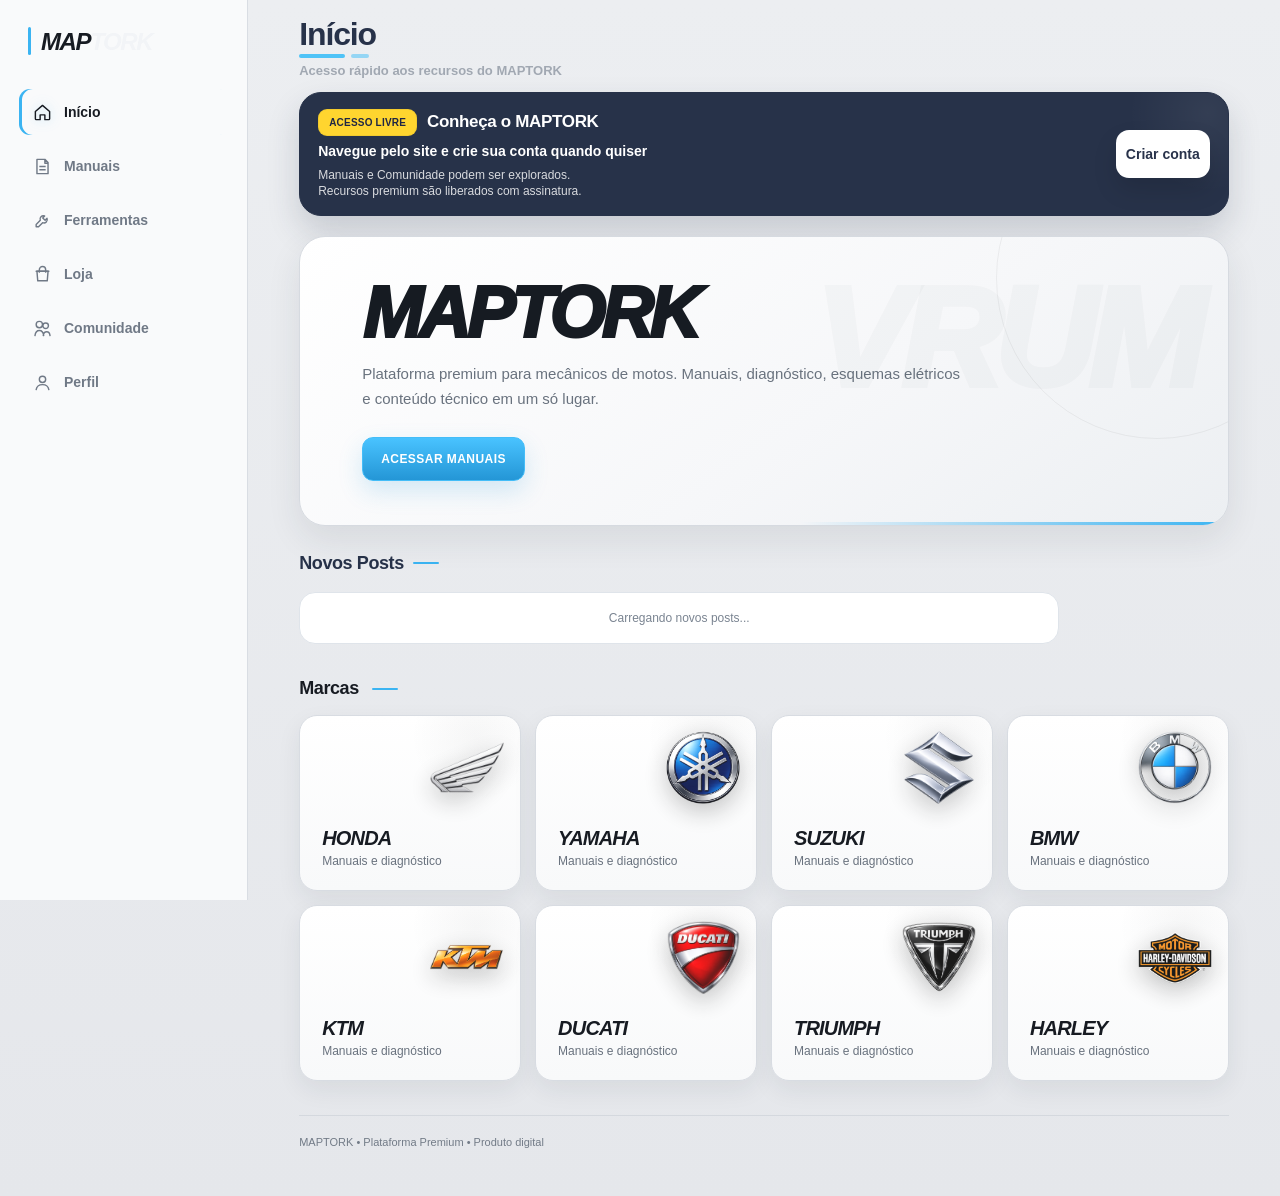
<file: index.html>
<!DOCTYPE html>
<html lang="pt-BR">

<head>

<meta charset="UTF-8">

<meta
  name="viewport"
  content="width=device-width, initial-scale=1, viewport-fit=cover"
>

<title>MAPTORK</title>

<script>
(function(){
  try { localStorage.setItem("maptork_tema", "light"); } catch (e) {}
  document.documentElement.setAttribute("data-theme", "light");
})();
</script>

<link rel="stylesheet" href="style.css?v=20260909-v95-edicao-comunidade-instantanea">


<script>

// ======================================================
// API PRINCIPAL
// ======================================================

const AUTH_API =
"https://script.google.com/macros/s/AKfycbzQyy2VRlJR_NZEoeMXNaLkhbdz3RL47EabYDLrRhFnOEmY-0k8g3YliBWXK99LaH7j/exec";


// ======================================================
// ACESSO PÚBLICO + SESSÃO OPCIONAL
// ======================================================

function definirUsuarioVisitante() {
  window.usuarioAtual = {
    nome: "Visitante",
    email: "",
    admin: false,
    visitante: true
  };
}

function limparSessaoUsuario() {
  ["token", "nome", "email"].forEach(function(chave) {
    try { localStorage.removeItem(chave); } catch (e) {}
  });
}

function atualizarUsuarioTelaPublica() {
  const usuario = window.usuarioAtual || { nome: "Visitante", email: "", admin: false, visitante: true };
  const visitante = usuario.visitante === true || !String(usuario.email || "").trim();
  const nome = visitante ? "Visitante" : (usuario.nome || "Usuário");

  const usuarioNome = document.getElementById("usuarioNome");
  const contaNome = document.getElementById("contaNome");
  const contaEmail = document.getElementById("contaEmail");
  const adminMenuBtn = document.getElementById("adminMenuBtn");

  if (usuarioNome) usuarioNome.textContent = visitante ? "Visitante" : ("Bem-vindo, " + nome);
  if (contaNome) contaNome.textContent = nome;
  if (contaEmail) contaEmail.textContent = visitante ? "Crie sua conta para acessar o perfil" : (usuario.email || "");
  if (adminMenuBtn) adminMenuBtn.style.display = usuario.admin === true ? "flex" : "none";
}

function agendarAtualizacaoUsuarioTela() {
  if (document.readyState === "loading") {
    document.addEventListener("DOMContentLoaded", atualizarUsuarioTelaPublica, { once: true });
  } else {
    atualizarUsuarioTelaPublica();
  }
}

async function verificarSessao() {
  const token = String(localStorage.getItem("token") || "").trim();

  // Sem login: o site continua aberto normalmente como visitante.
  if (!token) {
    limparSessaoUsuario();
    definirUsuarioVisitante();
    agendarAtualizacaoUsuarioTela();
    return;
  }

  try {
    const resposta = await fetch(
      AUTH_API +
      "?action=verificarToken" +
      "&token=" + encodeURIComponent(token) +
      "&_t=" + Date.now(),
      { cache: "no-store" }
    );

    const dados = await resposta.json();

    if (!dados.ok) {
      const mensagemSessao = String(dados.mensagem || "");
      const sessaoRealmenteInvalida = /sessão inválida|sessão expirada|conta bloqueada/i.test(mensagemSessao);
      if (!sessaoRealmenteInvalida) throw new Error(mensagemSessao || "Falha temporária ao validar a sessão.");

      limparSessaoUsuario();
      definirUsuarioVisitante();
      agendarAtualizacaoUsuarioTela();
      return;
    }

    if (dados.nome) localStorage.setItem("nome", dados.nome);
    if (dados.email) localStorage.setItem("email", dados.email);

    window.usuarioAtual = {
      nome: dados.nome || localStorage.getItem("nome") || "Usuário",
      email: dados.email || localStorage.getItem("email") || "",
      admin: dados.admin === true,
      visitante: false
    };

    agendarAtualizacaoUsuarioTela();

  } catch (erro) {
    console.error("Erro ao verificar sessão:", erro);

    // Em falha de rede, mantém a sessão local existente.
    window.usuarioAtual = {
      nome: localStorage.getItem("nome") || "Usuário",
      email: localStorage.getItem("email") || "",
      admin: String(localStorage.getItem("email") || "").toLowerCase() === "maptork@gmail.com",
      visitante: false
    };
    agendarAtualizacaoUsuarioTela();
  }
}


// ======================================================
// SAIR
// ======================================================

async function sair() {
  const token = String(localStorage.getItem("token") || "").trim();

  try {
    if (token) {
      const form = new FormData();
      form.append("action", "logout");
      form.append("token", token);
      await fetch(AUTH_API, { method: "POST", body: form });
    }
  } catch (erro) {
    console.error("Erro no logout:", erro);
  } finally {
    limparSessaoUsuario();
    window.location.replace("index.html");
  }
}

verificarSessao();

</script>

</head>


<body>


<div class="app">


<!-- ================================================== -->
<!-- MENU -->
<!-- ================================================== -->

<aside class="sidebar">


<div class="brand">

  MAP<span>TORK</span>

</div>


<nav class="nav">


<button
  class="active"
  onclick="showPage('inicio',this)"
>
  <span class="nav-icon"><svg viewBox="0 0 24 24" fill="none"><path d="M3 10.8 12 3l9 7.8v9.2a1 1 0 0 1-1 1h-5v-6H9v6H4a1 1 0 0 1-1-1z" stroke-width="1.8" stroke-linejoin="round"/></svg></span><span>Início</span>
</button>




<button
  onclick="showPage('manuais',this)"
>
  <span class="nav-icon"><svg viewBox="0 0 24 24" fill="none"><path d="M5 3h10l4 4v14H5zM15 3v5h4M8 12h8M8 16h8" stroke-width="1.8" stroke-linejoin="round"/></svg></span><span>Manuais</span>
</button>

<button
  onclick="showPage('esquemas',this)"
>
  <span class="nav-icon"><svg viewBox="0 0 24 24" fill="none"><path d="M14.7 6.3a4.2 4.2 0 0 0-5.5 5.5L4 17v3h3l5.2-5.2a4.2 4.2 0 0 0 5.5-5.5l-2.4 2.4-3-3z" stroke-width="1.8" stroke-linecap="round" stroke-linejoin="round"/></svg></span><span>Ferramentas</span>
</button>

<button
  id="lojaMenuBtn"
  onclick="showPage('loja',this)"
>
  <span class="nav-icon"><svg viewBox="0 0 24 24" fill="none"><path d="M5 8h14l-1 12H6L5 8Z" stroke-width="1.8" stroke-linejoin="round"/><path d="M8 9V6a4 4 0 0 1 8 0v3" stroke-width="1.8" stroke-linecap="round"/><path d="M4 8h16" stroke-width="1.8" stroke-linecap="round"/></svg></span><span>Loja</span>
</button>

<button
  onclick="showPage('comunidade',this)"
>
  <span class="nav-icon"><svg viewBox="0 0 24 24" fill="none"><path d="M8 11a4 4 0 1 0 0-8 4 4 0 0 0 0 8Zm8 1a3.5 3.5 0 1 0 0-7 3.5 3.5 0 0 0 0 7ZM2.5 21c.5-4.3 2.5-6.5 5.5-6.5s5 2.2 5.5 6.5M13 21c.35-3.2 1.8-4.8 4.3-4.8 2.4 0 3.8 1.6 4.2 4.8" stroke-width="1.8" stroke-linecap="round" stroke-linejoin="round"/></svg></span><span>Comunidade</span>
</button>


<button
  onclick="showPage('conta',this)"
>
  <span class="nav-icon"><svg viewBox="0 0 24 24" fill="none"><circle cx="12" cy="8" r="4" stroke-width="1.8"/><path d="M4 21c.7-4.2 3.3-6.3 8-6.3s7.3 2.1 8 6.3" stroke-width="1.8" stroke-linecap="round"/></svg></span><span>Perfil</span>
</button>


<button
  id="adminMenuBtn"
  style="display:none"
  onclick="abrirAdmin(this)"
>
  <span class="nav-icon"><svg viewBox="0 0 24 24" fill="none"><circle cx="12" cy="12" r="3" stroke-width="1.8"/><path d="M19.4 15a1.7 1.7 0 0 0 .3 1.9l.1.1-2.8 2.8-.1-.1a1.7 1.7 0 0 0-1.9-.3 1.7 1.7 0 0 0-1 1.6v.2h-4V21a1.7 1.7 0 0 0-1-1.6 1.7 1.7 0 0 0-1.9.3l-.1.1L4.2 17l.1-.1a1.7 1.7 0 0 0 .3-1.9A1.7 1.7 0 0 0 3 14H2.8v-4H3a1.7 1.7 0 0 0 1.6-1 1.7 1.7 0 0 0-.3-1.9L4.2 7 7 4.2l.1.1A1.7 1.7 0 0 0 9 4.6a1.7 1.7 0 0 0 1-1.6v-.2h4V3a1.7 1.7 0 0 0 1 1.6 1.7 1.7 0 0 0 1.9-.3l.1-.1L19.8 7l-.1.1a1.7 1.7 0 0 0-.3 1.9 1.7 1.7 0 0 0 1.6 1h.2v4H21a1.7 1.7 0 0 0-1.6 1Z" stroke-width="1.5" stroke-linejoin="round"/></svg></span><span>Administrador</span>
</button>


</nav>


</aside>



<!-- ================================================== -->
<!-- CONTEÚDO -->
<!-- ================================================== -->

<main class="main">


<!-- ================================================== -->
<!-- TOPO -->
<!-- ================================================== -->

<div class="top">


<div class="user">

  <span id="usuarioNome">
    Usuário
  </span>

</div>


<button
  id="planoTopoBtn"
  class="plano-topo-btn sem-plano"
  type="button"
  onclick="abrirAssinaturasOuCadastro()"
>

  SEM PLANO

</button>


</div>



<!-- ================================================== -->
<!-- INÍCIO -->
<!-- ================================================== -->

<section
  id="inicio"
  class="page"
>


<div class="trace-highlight-section">
  <div class="trace-highlight-head">
    <h2>Início</h2>
    <div class="trace-highlight-bars"><span></span><span></span></div>
    <p>Acesso rápido aos recursos do MAPTORK</p>
  </div>

  <div class="trace-premium-card" id="ofertaPlanoInicio">
    <div class="trace-premium-copy">
      <div class="trace-premium-top">
        <span class="trace-premium-pill" id="ofertaPlanoStatus">SEM PLANO</span>
        <h3 id="ofertaPlanoTitulo">Plano Mensal</h3>
      </div>
      <strong id="ofertaPlanoChamada">Comece com 1 mês de acesso completo</strong>
      <p id="ofertaPlanoDescricao">Manuais, ferramentas e conteúdo premium do MAPTORK.</p>
    </div>

    <button class="trace-premium-btn" id="ofertaPlanoBotao" type="button" onclick="abrirPlanoOferecidoInicio()">Ver plano</button>
  </div>
</div>

<div class="hero">

<div id="heroUpdatesArea" class="hero-updates-area" style="display:none">
  <div class="hero-updates-heading-row">
    <div class="hero-updates-heading">NOVAS ATUALIZAÇÕES</div>
    <div id="heroAtualizacaoContador" class="hero-update-counter"></div>
  </div>

  <div class="hero-update-media">
    <img
      id="heroImage"
      class="moto-01"
      alt="Imagem da atualização MAPTORK"
      style="display:none"
    >
  </div>

  <div id="heroAtualizacao" class="hero-update">
    <h2 id="heroAtualizacaoTitulo" class="hero-update-title"></h2>
    <p id="heroAtualizacaoTexto" class="hero-update-text"></p>
    <button
      id="heroAtualizacaoBtn"
      class="hero-update-btn"
      type="button"
      onclick="abrirAtualizacaoInicio()"
      style="display:none"
    >
      VER ATUALIZAÇÃO
    </button>
  </div>

  <div id="heroAtualizacaoDots" class="hero-update-dots" aria-label="Navegação das atualizações"></div>
</div>

<div class="hero-content">

<h1>

  MAP<span>TORK</span>

</h1>


<p>

Plataforma premium para mecânicos de motos.
Manuais, diagnóstico, esquemas elétricos e
conteúdo técnico em um só lugar.

</p>


<button
  class="cta"
  type="button"
  onclick="openPage('manuais',1)"
>

  ACESSAR MANUAIS

</button>


</div>


<div class="hero-art">

  VRUM

</div>


</div>


<!-- ================================================== -->
<!-- NOVOS POSTS DA COMUNIDADE -->
<!-- ================================================== -->
<div class="section inicio-novos-posts-section">
  <h2>Novos Posts</h2>
  <div id="inicioNovosPosts" class="inicio-novos-posts-lista">
    <div class="inicio-novos-posts-loading">Carregando novos posts...</div>
  </div>
</div>

<!-- ================================================== -->
<!-- NOVIDADES DA LOJA - 2 PRODUTOS POR PÁGINA -->
<!-- ================================================== -->
<div class="section inicio-loja-section" id="inicioLojaSection" style="display:none">
  <div class="inicio-loja-heading">
    <h2>Novidades da Loja</h2>
    <button type="button" onclick="abrirLojaPeloInicio()">Ver loja</button>
  </div>
  <div class="inicio-loja-carousel" id="inicioLojaCarousel">
    <div class="inicio-loja-viewport">
      <div id="inicioLojaTrack" class="inicio-loja-track"></div>
    </div>
    <div id="inicioLojaDots" class="inicio-loja-dots" aria-label="Navegação das novidades da loja"></div>
  </div>
</div>


<div class="section">


<h2>

  Marcas

</h2>


<div
  class="grid"
  id="brands"
>


<div
  class="card"
  data-key="honda"
  role="button"
  tabindex="0"
  onclick="openPage('manuais',1)"
  onkeydown="if(event.key==='Enter'||event.key===' '){event.preventDefault();openPage('manuais',1);}"
>

<img
  src="img/honda.png"
  class="marcas"
  alt="Honda"
>

<div class="brand-name">
  HONDA
</div>

<small class="muted">
  Manuais e diagnóstico
</small>

</div>



<div
  class="card"
  data-key="yamaha"
  role="button"
  tabindex="0"
  onclick="openPage('manuais',1)"
  onkeydown="if(event.key==='Enter'||event.key===' '){event.preventDefault();openPage('manuais',1);}"
>

<img
  src="img/yamaha.png"
  class="marcas"
  alt="Yamaha"
>

<div class="brand-name">
  YAMAHA
</div>

<small class="muted">
  Manuais e diagnóstico
</small>

</div>



<div
  class="card"
  data-key="suzuki"
  role="button"
  tabindex="0"
  onclick="openPage('manuais',1)"
  onkeydown="if(event.key==='Enter'||event.key===' '){event.preventDefault();openPage('manuais',1);}"
>

<img
  src="img/suzuki.png"
  class="marcas"
  alt="Suzuki"
>

<div class="brand-name">
  SUZUKI
</div>

<small class="muted">
  Manuais e diagnóstico
</small>

</div>



<div
  class="card"
  data-key="bmw"
  role="button"
  tabindex="0"
  onclick="openPage('manuais',1)"
  onkeydown="if(event.key==='Enter'||event.key===' '){event.preventDefault();openPage('manuais',1);}"
>

<img
  src="img/bmw.png"
  class="marcas"
  alt="BMW"
>

<div class="brand-name">
  BMW
</div>

<small class="muted">
  Manuais e diagnóstico
</small>

</div>



<div
  class="card"
  data-key="ktm"
  role="button"
  tabindex="0"
  onclick="openPage('manuais',1)"
  onkeydown="if(event.key==='Enter'||event.key===' '){event.preventDefault();openPage('manuais',1);}"
>

<img
  src="img/ktm.png"
  class="marcas"
  alt="KTM"
>

<div class="brand-name">
  KTM
</div>

<small class="muted">
  Manuais e diagnóstico
</small>

</div>



<div
  class="card"
  data-key="ducati"
  role="button"
  tabindex="0"
  onclick="openPage('manuais',1)"
  onkeydown="if(event.key==='Enter'||event.key===' '){event.preventDefault();openPage('manuais',1);}"
>

<img
  src="img/ducati.png"
  class="marcas"
  alt="Ducati"
>

<div class="brand-name">
  DUCATI
</div>

<small class="muted">
  Manuais e diagnóstico
</small>

</div>



<div
  class="card"
  data-key="triumph"
  role="button"
  tabindex="0"
  onclick="openPage('manuais',1)"
  onkeydown="if(event.key==='Enter'||event.key===' '){event.preventDefault();openPage('manuais',1);}"
>

<img
  src="img/triumph.png"
  class="marcas"
  alt="Triumph"
>

<div class="brand-name">
  TRIUMPH
</div>

<small class="muted">
  Manuais e diagnóstico
</small>

</div>



<div
  class="card"
  data-key="harley"
  role="button"
  tabindex="0"
  onclick="openPage('manuais',1)"
  onkeydown="if(event.key==='Enter'||event.key===' '){event.preventDefault();openPage('manuais',1);}"
>

<img
  src="img/harley.png"
  class="marcas"
  alt="Harley-Davidson"
>

<div class="brand-name">
  HARLEY
</div>

<small class="muted">
  Manuais e diagnóstico
</small>

</div>


</div>

</div>


</section>



<!-- ================================================== -->
<!-- MANUAIS -->
<!-- ================================================== -->



<!-- ================================================== -->
<!-- COMUNIDADE -->
<!-- ================================================== -->
<section id="comunidade" class="page" style="display:none" data-view="list">
  <div id="comunidadeListaView">
    <div class="trace-highlight-head comunidade-page-head">
      <div class="comunidade-head-top">
        <h2>Comunidade</h2>
        <div class="comunidade-head-actions">
          <button type="button" class="comunidade-top-action-btn comunidade-publicar-top-btn" onclick="abrirCriarPostComunidade()">+ Publicar</button>
          <button type="button" class="comunidade-top-action-btn comunidade-meus-posts-btn" onclick="abrirMeusPostsComunidade()">Meus Posts</button>
        </div>
      </div>
      <div class="trace-highlight-bars"><span></span><span></span></div>
      <p>Veja as publicações da comunidade MAPTORK, curta e comente.</p>
    </div>

    <div id="comunidadeMensagem" class="diagnostic-result" style="display:none"></div>
    <div id="comunidadeGrid" class="comunidade-grid">
      <div class="comunidade-loading">Carregando comunidade...</div>
    </div>
  </div>

  <div id="comunidadeDetalheView" class="comunidade-detalhe-view" style="display:none">
    <button type="button" class="corner-close-btn" onclick="fecharPerfilComunidade()" aria-label="Fechar">×</button>
    <div class="comunidade-detalhe-card card">
      <div class="comunidade-detalhe-topo">
        <div id="comunidadeDetalheAvatar" class="comunidade-detalhe-avatar"><span>M</span></div>
        <div>
          <h2 id="comunidadeDetalheTitulo">Perfil</h2>
          <p id="comunidadeDetalheDescricao"></p>
        </div>
        <button id="comunidadeWhatsappBtn" type="button" class="comunidade-whatsapp-btn" style="display:none">WHATSAPP PARA CONTATO</button>
      </div>
      <div id="comunidadeDetalheFotos" class="comunidade-fotos-grid"></div>
    </div>
  </div>

</section>


<section
  id="manuais"
  class="page"
  style="display:none"
>


  <div class="trace-highlight-head">
    <h2>Manuais</h2>
    <div class="trace-highlight-bars"><span></span><span></span></div>
    <p>Biblioteca técnica e pesquisa de PDFs</p>
  </div>

  <!-- ================================================== -->
  <!-- CAIXA SOMENTE DA BUSCA -->
  <!-- ================================================== -->

  <div class="card drive-search">

    <div class="field">

      <div class="manual-slider" aria-label="Galeria de imagens da aba Manuais">
        <div class="manual-slider-track">
          <img src="imgabamanual/prova-social-02.webp" class="manual-slide active" alt="Imagem da aba Manuais 1" loading="eager" decoding="async">
          <img src="imgabamanual/prova-social-03.webp" class="manual-slide" alt="Imagem da aba Manuais 2" loading="lazy" decoding="async">
          <img src="imgabamanual/prova-social-04.webp" class="manual-slide" alt="Imagem da aba Manuais 3" loading="lazy" decoding="async">
          <img src="imgabamanual/prova-social-13.webp" class="manual-slide" alt="Imagem da aba Manuais 4" loading="lazy" decoding="async">
          <img src="imgabamanual/prova-social-14.webp" class="manual-slide" alt="Imagem da aba Manuais 5" loading="lazy" decoding="async">
          <img src="imgabamanual/prova-social-15.webp" class="manual-slide" alt="Imagem da aba Manuais 6" loading="lazy" decoding="async">
          <img src="imgabamanual/prova-social-16.webp" class="manual-slide" alt="Imagem da aba Manuais 7" loading="lazy" decoding="async">
          <img src="imgabamanual/prova-social-17.webp" class="manual-slide" alt="Imagem da aba Manuais 8" loading="lazy" decoding="async">
        </div>
        <div class="manual-slider-dots" aria-hidden="true">
          <span class="active"></span><span></span><span></span><span></span><span></span><span></span><span></span><span></span>
        </div>
      </div>


      <label for="driveSearch">

        <h4>
          Atenção: É necessário possuir uma conta no
          Google Drive para armazenar e gerenciar os
          manuais.
        </h4>

        <p>
          Buscar manual no Google Drive
        </p>
        <small class="manual-access-hint">A busca é liberada para todos. Para abrir o PDF, é necessário cadastro e assinatura ativa.</small>

      </label>


      <div
        id="driveSearch"
        class="drive-search-editor"
        role="searchbox"
        contenteditable="plaintext-only"
        inputmode="search"
        enterkeyhint="search"
        data-placeholder="Ex.: Honda cb 300"
        aria-label="Buscar manual no Google Drive"
        spellcheck="false"
        onkeydown="
          if(event.key === 'Enter'){
            event.preventDefault();
            searchDrive();
          }
        "
      ></div>

    </div>


    <button
      class="cta"
      type="button"
      onclick="searchDrive()"
    >
      BUSCAR PDFs
    </button>

  </div>


  <!-- ================================================== -->
  <!-- QUANTIDADE DE RESULTADOS -->
  <!-- FORA DA CAIXA DE BUSCA -->
  <!-- ================================================== -->

  <div
    id="driveStatus"
    class="diagnostic-result"
  ></div>


  <!-- ================================================== -->
  <!-- MANUAIS ENCONTRADOS -->
  <!-- CADA PDF TERÁ SUA PRÓPRIA CAIXA -->
  <!-- ================================================== -->

  <div
    id="driveResults"
    class="drive-results"
  ></div>


</section>


<!-- ================================================== -->
<!-- ASSINATURAS -->
<!-- ================================================== -->

<section
  id="assinaturas"
  class="page"
  style="display:none"
>

  <div class="premium-plan-shell premium-plan-page" data-premium-context="pagina">
    <button type="button" class="premium-plan-close" onclick="voltarDosPlanos()" aria-label="Voltar">×</button>

    <div class="premium-plan-head">
      <div class="premium-plan-icon" aria-hidden="true">
        <svg viewBox="0 0 24 24" fill="none" stroke="currentColor" stroke-width="1.8" stroke-linecap="round" stroke-linejoin="round">
          <path d="M4 18V6l5 5 3-6 3 6 5-5v12"/>
          <path d="M7 18h10"/>
          <circle cx="12" cy="15" r="1.6"/>
        </svg>
      </div>
      <h1>Escolha seu plano</h1>
      <p>Tenha acesso completo à biblioteca de manuais, diagramas, catálogos e materiais técnicos.</p>
    </div>

    <div id="pagamentoMensagem" class="diagnostic-result premium-payment-message" style="display:none"></div>

    <div class="premium-benefits" aria-label="Benefícios da assinatura">
      <div class="premium-benefit"><span class="premium-benefit-icon">⌕</span><span><strong>Biblioteca completa de manuais</strong><small>Acesse toda a biblioteca MAPTORK.</small></span></div>
      <div class="premium-benefit"><span class="premium-benefit-icon">↻</span><span><strong>Atualizações frequentes</strong><small>Novos materiais e melhorias constantes.</small></span></div>
      <div class="premium-benefit"><span class="premium-benefit-icon">↓</span><span><strong>Downloads ilimitados</strong><small>Baixe os materiais disponíveis sem limite.</small></span></div>
      <div class="premium-benefit"><span class="premium-benefit-icon">⌕</span><span><strong>Pesquisa inteligente</strong><small>Encontre manuais e conteúdos com rapidez.</small></span></div>
      <div class="premium-benefit"><span class="premium-benefit-icon">☆</span><span><strong>Favoritos e histórico</strong><small>Organize e encontre novamente o que acessou.</small></span></div>
      <div class="premium-benefit"><span class="premium-benefit-icon">◉</span><span><strong>Suporte prioritário</strong><small>Atendimento prioritário para assinantes.</small></span></div>
    </div>

    <div class="premium-plan-options" role="radiogroup" aria-label="Planos MAPTORK">
      <button type="button" class="premium-plan-option" data-premium-plan="mensal" data-premium-context="pagina" onclick="selecionarPlanoPremium('mensal','pagina')">
        <span class="premium-plan-copy"><strong>Plano Mensal</strong><small>1 mês de acesso</small></span>
        <span class="premium-plan-price"><b id="precoMensal">R$ 39,90</b><small>por mês</small></span>
      </button>

      <button type="button" class="premium-plan-option selected" data-premium-plan="trimestral" data-premium-context="pagina" onclick="selecionarPlanoPremium('trimestral','pagina')">
        <span class="premium-plan-copy"><strong>Plano Trimestral</strong><small>3 meses de acesso</small></span>
        <span class="premium-plan-price"><b id="precoTrimestral">R$ 89,90</b><small>a cada 3 meses</small></span>
        <span class="premium-plan-badge">Mais escolhido</span>
      </button>

      <button type="button" class="premium-plan-option" data-premium-plan="anual" data-premium-context="pagina" onclick="selecionarPlanoPremium('anual','pagina')">
        <span class="premium-plan-copy"><strong>Plano Anual</strong><small>1 ano de acesso</small></span>
        <span class="premium-plan-price"><b id="precoAnual">R$ 297,00</b><small>por ano</small></span>
        <span class="premium-plan-badge economy">Maior economia</span>
      </button>
    </div>

    <button type="button" id="premiumAssinarPagina" class="premium-subscribe-btn plano-btn" data-plano="trimestral" onclick="assinarPlanoPremium('pagina')">ASSINAR</button>

    <div class="card pagamento-seguro premium-payment-security">
      <h3>Pagamento seguro</h3>
      <p>O pagamento é processado pela InfinitePay. Após a confirmação, seu acesso é atualizado automaticamente.</p>
    </div>
  </div>

</section>



<!-- ================================================== -->
<!-- ESQUEMAS -->
<!-- ================================================== -->

<!-- ================================================== -->
<!-- ESQUEMAS ELÉTRICOS -->
<!-- ================================================== -->

<section
  id="esquemas"
  class="page"
  style="display:none"
>

  <div class="trace-highlight-head">
    <h2>Ferramentas</h2>
    <div class="trace-highlight-bars"><span></span><span></span></div>
    <p>Veja as ferramentas disponíveis. Para acessar, é necessário cadastro e assinatura ativa.</p>
  </div>


  <!-- MENSAGEM -->
  <div
    id="esquemasMensagem"
    class="diagnostic-result"
    style="display:none;margin-bottom:18px"
  ></div>


  <!-- FERRAMENTAS ADICIONADAS PELO ADMIN - PRIMEIRO -->
  <div id="ferramentasDinamicasBloco" class="ferramentas-dinamicas-bloco" style="display:none">
    <div class="ferramentas-dinamicas-topo">
      <h2>Novas ferramentas</h2>
      <span>Acesso para assinantes</span>
    </div>
    <div class="grid" id="ferramentasDinamicasGrid"></div>
  </div>



  <!-- CALCULADORA DE VALORES -->
  <div id="calculadoraValores" class="valores-calculadora" style="display:none">
    <button class="corner-close-btn" type="button" onclick="fecharCalculadoraValores()" aria-label="Fechar">×</button>
    <div class="valores-calculadora-topo">
      <div>
        <h3>Calculadora de Valores</h3>
        <p>Informe a descrição e o valor de cada item.</p>
      </div>
    </div>

    <div class="valores-dados">
      <label class="valores-loja-campo">
        <span>Nome da loja</span>
        <div id="valoresLoja" class="valores-editor" contenteditable="plaintext-only" inputmode="text" enterkeyhint="next" role="textbox" aria-label="Nome da loja" data-placeholder="Ex.: Oficina do João" spellcheck="false"></div>
      </label>

      <details class="valores-dados-aba">
        <summary>Vendedor</summary>
        <div class="valores-dados-conteudo">
          <label>
            <span>Nome do vendedor</span>
            <div id="valoresVendedor" class="valores-editor" contenteditable="plaintext-only" inputmode="text" enterkeyhint="next" role="textbox" aria-label="Nome do vendedor" data-placeholder="Ex.: João" spellcheck="false"></div>
          </label>
        </div>
      </details>

      <details class="valores-dados-aba">
        <summary>Dados do cliente</summary>
        <div class="valores-dados-conteudo valores-cliente-grid">
          <label>
            <span>Nome do cliente</span>
            <div id="valoresClienteNome" class="valores-editor" contenteditable="plaintext-only" inputmode="text" enterkeyhint="next" role="textbox" aria-label="Nome do cliente" data-placeholder="Ex.: Carlos" spellcheck="false"></div>
          </label>
          <label>
            <span>Telefone</span>
            <div id="valoresClienteTelefone" class="valores-editor" contenteditable="plaintext-only" inputmode="tel" enterkeyhint="next" role="textbox" aria-label="Telefone do cliente" data-placeholder="Ex.: (61) 99999-9999" spellcheck="false"></div>
          </label>
          <label class="valores-dados-full">
            <span>Observação</span>
            <div id="valoresClienteObs" class="valores-editor valores-editor-multiline" contenteditable="plaintext-only" inputmode="text" role="textbox" aria-multiline="true" aria-label="Observação" data-placeholder="Ex.: CG 160 - revisão" spellcheck="false"></div>
          </label>
        </div>
      </details>
    </div>

    <div class="valores-cabecalho">
      <span>Descrição</span>
      <span>Valor</span>
      <span></span>
    </div>

    <div id="valoresItens" class="valores-itens"></div>

    <button class="valores-adicionar" type="button" onclick="adicionarItemValor()">+ Adicionar item</button>

    <div class="valores-total-box">
      <span>Total</span>
      <strong id="valoresTotal">R$ 0,00</strong>
    </div>

    <div class="valores-acoes valores-acoes-principal">
      <button class="valores-imagem" type="button" onclick="salvarCalculadoraValoresImagem()">Salvar imagem</button>
      <button class="valores-pdf" type="button" onclick="imprimirCalculadoraValores()">Imprimir / PDF</button>
      <button class="valores-limpar" type="button" onclick="limparCalculadoraValores()">Limpar</button>
    </div>
  </div>



  <!-- CALCULADORA DE PASTILHA DE VÁLVULA -->
  <div id="calculadoraPastilha" class="pastilha-calculadora" style="display:none">
    <button class="corner-close-btn" type="button" onclick="fecharCalculadoraPastilha()" aria-label="Fechar">×</button>
    <div class="pastilha-calculadora-topo">
      <div>
        <h3>Calculadora de Pastilha de Válvula</h3>
        <p>Informe os valores em mm. O resultado é a nova pastilha.</p>
      </div>
    </div>

    <div class="pastilha-formula">Folga medida + pastilha atual − folga do manual = nova pastilha</div>

    <div class="pastilha-grid-calc">
      <div class="pastilha-linha" data-pastilha="adm1">
        <div class="pastilha-tipo adm">ADM 1</div>
        <div class="pastilha-campo"><span>Folga</span><div class="pastilha-input pastilha-folga" contenteditable="true" inputmode="decimal" enterkeyhint="next" role="textbox" aria-label="Folga ADM 1" data-placeholder="0,00" spellcheck="false" autocorrect="off" autocapitalize="off" onkeydown="teclaCampoPastilha(event,this)" oninput="sanitizarCampoPastilha(this);calcularPastilha(this)"></div></div>
        <div class="pastilha-campo"><span>Atual</span><div class="pastilha-input pastilha-atual" contenteditable="true" inputmode="decimal" enterkeyhint="next" role="textbox" aria-label="Pastilha atual ADM 1" data-placeholder="0,00" spellcheck="false" autocorrect="off" autocapitalize="off" onkeydown="teclaCampoPastilha(event,this)" oninput="sanitizarCampoPastilha(this);calcularPastilha(this)"></div></div>
        <div class="pastilha-campo"><span>Manual</span><div class="pastilha-input pastilha-manual" contenteditable="true" inputmode="decimal" enterkeyhint="done" role="textbox" aria-label="Folga do manual ADM 1" data-placeholder="0,00" spellcheck="false" autocorrect="off" autocapitalize="off" onkeydown="teclaCampoPastilha(event,this)" oninput="sanitizarCampoPastilha(this);calcularPastilha(this)"></div></div>
        <div class="pastilha-resultado"><span>Nova</span><div class="pastilha-resultado-box"><strong>—</strong><small>mm</small></div></div>
      </div>
      <div class="pastilha-linha" data-pastilha="adm2">
        <div class="pastilha-tipo adm">ADM 2</div>
        <div class="pastilha-campo"><span>Folga</span><div class="pastilha-input pastilha-folga" contenteditable="true" inputmode="decimal" enterkeyhint="next" role="textbox" aria-label="Folga ADM 2" data-placeholder="0,00" spellcheck="false" autocorrect="off" autocapitalize="off" onkeydown="teclaCampoPastilha(event,this)" oninput="sanitizarCampoPastilha(this);calcularPastilha(this)"></div></div>
        <div class="pastilha-campo"><span>Atual</span><div class="pastilha-input pastilha-atual" contenteditable="true" inputmode="decimal" enterkeyhint="next" role="textbox" aria-label="Pastilha atual ADM 2" data-placeholder="0,00" spellcheck="false" autocorrect="off" autocapitalize="off" onkeydown="teclaCampoPastilha(event,this)" oninput="sanitizarCampoPastilha(this);calcularPastilha(this)"></div></div>
        <div class="pastilha-campo"><span>Manual</span><div class="pastilha-input pastilha-manual" contenteditable="true" inputmode="decimal" enterkeyhint="done" role="textbox" aria-label="Folga do manual ADM 2" data-placeholder="0,00" spellcheck="false" autocorrect="off" autocapitalize="off" onkeydown="teclaCampoPastilha(event,this)" oninput="sanitizarCampoPastilha(this);calcularPastilha(this)"></div></div>
        <div class="pastilha-resultado"><span>Nova</span><div class="pastilha-resultado-box"><strong>—</strong><small>mm</small></div></div>
      </div>
      <div class="pastilha-linha" data-pastilha="esc1">
        <div class="pastilha-tipo esc">ESC 1</div>
        <div class="pastilha-campo"><span>Folga</span><div class="pastilha-input pastilha-folga" contenteditable="true" inputmode="decimal" enterkeyhint="next" role="textbox" aria-label="Folga ESC 1" data-placeholder="0,00" spellcheck="false" autocorrect="off" autocapitalize="off" onkeydown="teclaCampoPastilha(event,this)" oninput="sanitizarCampoPastilha(this);calcularPastilha(this)"></div></div>
        <div class="pastilha-campo"><span>Atual</span><div class="pastilha-input pastilha-atual" contenteditable="true" inputmode="decimal" enterkeyhint="next" role="textbox" aria-label="Pastilha atual ESC 1" data-placeholder="0,00" spellcheck="false" autocorrect="off" autocapitalize="off" onkeydown="teclaCampoPastilha(event,this)" oninput="sanitizarCampoPastilha(this);calcularPastilha(this)"></div></div>
        <div class="pastilha-campo"><span>Manual</span><div class="pastilha-input pastilha-manual" contenteditable="true" inputmode="decimal" enterkeyhint="done" role="textbox" aria-label="Folga do manual ESC 1" data-placeholder="0,00" spellcheck="false" autocorrect="off" autocapitalize="off" onkeydown="teclaCampoPastilha(event,this)" oninput="sanitizarCampoPastilha(this);calcularPastilha(this)"></div></div>
        <div class="pastilha-resultado"><span>Nova</span><div class="pastilha-resultado-box"><strong>—</strong><small>mm</small></div></div>
      </div>
      <div class="pastilha-linha" data-pastilha="esc2">
        <div class="pastilha-tipo esc">ESC 2</div>
        <div class="pastilha-campo"><span>Folga</span><div class="pastilha-input pastilha-folga" contenteditable="true" inputmode="decimal" enterkeyhint="next" role="textbox" aria-label="Folga ESC 2" data-placeholder="0,00" spellcheck="false" autocorrect="off" autocapitalize="off" onkeydown="teclaCampoPastilha(event,this)" oninput="sanitizarCampoPastilha(this);calcularPastilha(this)"></div></div>
        <div class="pastilha-campo"><span>Atual</span><div class="pastilha-input pastilha-atual" contenteditable="true" inputmode="decimal" enterkeyhint="next" role="textbox" aria-label="Pastilha atual ESC 2" data-placeholder="0,00" spellcheck="false" autocorrect="off" autocapitalize="off" onkeydown="teclaCampoPastilha(event,this)" oninput="sanitizarCampoPastilha(this);calcularPastilha(this)"></div></div>
        <div class="pastilha-campo"><span>Manual</span><div class="pastilha-input pastilha-manual" contenteditable="true" inputmode="decimal" enterkeyhint="done" role="textbox" aria-label="Folga do manual ESC 2" data-placeholder="0,00" spellcheck="false" autocorrect="off" autocapitalize="off" onkeydown="teclaCampoPastilha(event,this)" oninput="sanitizarCampoPastilha(this);calcularPastilha(this)"></div></div>
        <div class="pastilha-resultado"><span>Nova</span><div class="pastilha-resultado-box"><strong>—</strong><small>mm</small></div></div>
      </div>
    </div>

    <div class="pastilha-acoes">
      <button class="pastilha-limpar" type="button" onclick="limparCalculadoraPastilha()">Limpar</button>
    </div>
  </div>

  <!-- GRID -->
  <div class="grid" id="esquemasGrid">

    <!-- CALCULADORAS NO MESMO GRID DAS OUTRAS FERRAMENTAS -->
    <div class="valores-launcher">
        <div class="card esquema-card valores-card">
          <div class="esquema-icone valores-card-icone tool-svg-icon"><svg viewBox="0 0 24 24" fill="none" aria-hidden="true"><rect x="3" y="6" width="18" height="12" rx="2" stroke="currentColor" stroke-width="1.8"/><path d="M7 12h.01M17 12h.01M9.5 12a2.5 2.5 0 0 0 5 0 2.5 2.5 0 0 0-5 0Z" stroke="currentColor" stroke-width="1.8" stroke-linecap="round"/></svg></div>
          <h3>Calculadora de Valores</h3>
          <p class="muted">Adicione descrições e valores, calcule o total e gere uma versão para imprimir ou salvar em PDF.</p>
          <button
            class="cta esquema-btn valores-open-btn"
            type="button"
            onclick="abrirCalculadoraValores()"
            aria-controls="calculadoraValores"
          >
            ABRIR CALCULADORA
          </button>
        </div>
      </div>

    <div class="pastilha-launcher">
        <div class="card esquema-card pastilha-card">
          <div class="esquema-icone pastilha-card-icone tool-svg-icon"><svg viewBox="0 0 24 24" fill="none" aria-hidden="true"><path d="M14.7 6.3a4.2 4.2 0 0 0-5.5 5.5L4 17v3h3l5.2-5.2a4.2 4.2 0 0 0 5.5-5.5l-2.4 2.4-3-3z" stroke="currentColor" stroke-width="1.8" stroke-linecap="round" stroke-linejoin="round"/></svg></div>
          <h3>Calculadora de Pastilha</h3>
          <p class="muted">Calcule a nova pastilha pela folga medida, pastilha atual e valor do manual.</p>
          <button
            class="cta esquema-btn pastilha-open-btn"
            type="button"
            onclick="abrirCalculadoraPastilha()"
            aria-controls="calculadoraPastilha"
          >
            ABRIR CALCULADORA
          </button>
        </div>
      </div>





    <!-- Ferramentas adicionadas pelo administrador entram aqui automaticamente -->
  </div>


  <!-- AVISO -->
  <div class="card esquema-aviso">

    <h3 class="esquema-aviso-titulo">
      <span class="esquema-aviso-lock" aria-hidden="true">
        <svg viewBox="0 0 24 24" fill="none">
          <rect x="5" y="10" width="14" height="10" rx="2" stroke-width="1.8"/>
          <path d="M8 10V7a4 4 0 0 1 8 0v3" stroke-width="1.8" stroke-linecap="round"/>
          <path d="M12 14v2" stroke-width="1.8" stroke-linecap="round"/>
        </svg>
      </span>
      Conteúdo exclusivo
    </h3>

    <p>
      Você pode visualizar as ferramentas disponíveis. Para abrir uma ferramenta,
      faça seu cadastro ou ative uma assinatura MAPTORK.
    </p>

  </div>


</section>



<!-- ================================================== -->
<!-- SUPORTE -->
<!-- ================================================== -->

<section
  id="suporte"
  class="page"
  style="display:none"
>


<h1>

  Suporte Técnico

</h1>


<p>

Central de atendimento e orientação para membros.

</p>


<div class="card suporte-card">
<button type="button" class="corner-close-btn" onclick="voltarSuporteParaPerfil()" aria-label="Fechar">×</button>

<h3>

  Precisa de ajuda?

</h3>


<p>

Entre em contato pelo WhatsApp para atendimento.

</p>


<button
  class="cta"
  type="button"
  onclick="
    (function () {
      const url = 'https://wa.me/5561995906710';

      if (
        window.AndroidApp &&
        typeof window.AndroidApp.openExternal === 'function'
      ) {
        window.AndroidApp.openExternal(url);
        return;
      }

      window.location.href = url;
    })();
  "
>

  ABRIR WHATSAPP

</button>


</div>


</section>



<!-- ================================================== -->
<!-- MINHA CONTA -->
<!-- ================================================== -->


<!-- ================================================== -->
<!-- LOJA -->
<!-- ================================================== -->
<section id="loja" class="page" style="display:none">
  <div class="trace-highlight-head loja-page-head">
    <h2>Loja</h2>
    <div class="trace-highlight-bars"><span></span><span></span></div>
    <p>Produtos, ferramentas e ofertas selecionadas para mecânicos.</p>
  </div>

  <div class="loja-aviso-parceiros" role="note" aria-label="Aviso sobre os produtos da Loja">
    <strong>Sobre os produtos</strong>
    <p>Os produtos destacados aqui servem para facilitar a compra de ferramentas e acessórios. Ao tocar em um produto, você será direcionado para a Shopee ou outro site parceiro. O MAPTORK não vende esses produtos e não se responsabiliza pela compra, pagamento, entrega, garantia ou atendimento do vendedor.</p>
  </div>

  <div id="lojaProdutosGrid" class="loja-produtos-grid">
    <div class="loja-empty">Carregando produtos...</div>
  </div>
</section>


<section
  id="conta"
  class="page"
  style="display:none"
>

<div class="trace-highlight-head">
  <h2>Perfil</h2>
  <div class="trace-highlight-bars"><span></span><span></span></div>
  <p>Sua conta e preferências</p>
</div>

<div id="contaMenuPrincipal" class="conta-menu-principal">

<div class="profile-summary-card">
  <div class="profile-avatar" id="contaAvatar">MP</div>
  <div class="profile-summary-info">
    <strong id="contaNome" class="profile-summary-name">Usuário</strong>
    <small id="contaEmail" class="profile-summary-email">usuario@email.com</small>
    <span id="contaPlanoBadge" class="profile-plan-badge plan-free"><span class="star">★</span><span id="contaPlanoTexto">GRATUITO</span></span>
  </div>
</div>

<div class="conta-section-head">
  <h3>Sua conta</h3>
</div>

<div class="card form-card conta-list-card">
  <button type="button" class="conta-list-item" onclick="abrirContaPainel('dados')">
    <span class="conta-list-icon">
      <svg viewBox="0 0 24 24" aria-hidden="true"><circle cx="12" cy="8" r="4" fill="none" stroke="currentColor" stroke-width="1.8"/><path d="M5 20c.7-4 3-6 7-6s6.3 2 7 6M17 4l3 3M16 8l4-4" fill="none" stroke="currentColor" stroke-width="1.8" stroke-linecap="round"/></svg>
    </span>
    <span class="conta-list-copy">
      <strong>Dados do perfil</strong>
      <small>Atualize seu nome e sua foto.</small>
    </span>
    <span class="conta-list-arrow">›</span>
  </button>

  <button type="button" class="conta-list-item" onclick="abrirMeusPostsComunidade()">
    <span class="conta-list-icon">
      <svg viewBox="0 0 24 24" aria-hidden="true"><path d="M4 19v-2.2a4.8 4.8 0 0 1 4.8-4.8h6.4a4.8 4.8 0 0 1 4.8 4.8V19" fill="none" stroke="currentColor" stroke-width="1.8" stroke-linecap="round"/><circle cx="12" cy="7" r="4" fill="none" stroke="currentColor" stroke-width="1.8"/><path d="M18 6h3M19.5 4.5v3" fill="none" stroke="currentColor" stroke-width="1.8" stroke-linecap="round"/></svg>
    </span>
    <span class="conta-list-copy">
      <strong>Meus posts</strong>
      <small>Crie, edite e gerencie suas publicações.</small>
    </span>
    <span class="conta-list-arrow">›</span>
  </button>


  <button type="button" class="conta-list-item" onclick="abrirContaPainel('planos')">
    <span class="conta-list-icon">
      <svg viewBox="0 0 24 24" aria-hidden="true"><path d="M12 12a4 4 0 1 0-4-4 4 4 0 0 0 4 4Zm-7 8a7 7 0 0 1 14 0" fill="none" stroke="currentColor" stroke-width="1.8" stroke-linecap="round" stroke-linejoin="round"/><path d="m17.5 7.5 1 1 2.2-2.2" fill="none" stroke="currentColor" stroke-width="1.8" stroke-linecap="round" stroke-linejoin="round"/></svg>
    </span>
    <span class="conta-list-copy">
      <strong>Gerenciar plano</strong>
      <small>Plano ativo, benefícios e renovação.</small>
    </span>
    <span class="conta-list-arrow">›</span>
  </button>
</div>

<div class="conta-section-head">
  <h3>Aplicativo</h3>
</div>

<div class="card form-card conta-list-card">

  <button type="button" class="conta-list-item" onclick="abrirContaPainel('feedback')">
      <span class="conta-list-icon">
        <svg viewBox="0 0 24 24" aria-hidden="true"><path d="M5 6.5A2.5 2.5 0 0 1 7.5 4h9A2.5 2.5 0 0 1 19 6.5v6A2.5 2.5 0 0 1 16.5 15H10l-4 4v-4.5A2.5 2.5 0 0 1 5 12.5Z" fill="none" stroke="currentColor" stroke-width="1.8" stroke-linecap="round" stroke-linejoin="round"/><path d="M12 8.5v.1M12 12v.1" fill="none" stroke="currentColor" stroke-width="1.8" stroke-linecap="round"/></svg>
      </span>
      <span class="conta-list-copy">
        <strong>Ajuda e feedback</strong>
        <small>Fale com a equipe pelo WhatsApp.</small>
      </span>
      <span class="conta-list-arrow">›</span>
    </button>

  <button type="button" class="conta-list-item" onclick="abrirContaPainel('privacidade')">
    <span class="conta-list-icon">
      <svg viewBox="0 0 24 24" aria-hidden="true"><path d="M12 3 6 5.5V11c0 4.2 2.6 7.9 6 9 3.4-1.1 6-4.8 6-9V5.5Z" fill="none" stroke="currentColor" stroke-width="1.8" stroke-linecap="round" stroke-linejoin="round"/><path d="M12 8v4" fill="none" stroke="currentColor" stroke-width="1.8" stroke-linecap="round"/><circle cx="12" cy="14.5" r=".9" fill="currentColor"/></svg>
    </span>
    <span class="conta-list-copy">
      <strong>Política de Privacidade</strong>
      <small>Saiba como tratamos seus dados.</small>
    </span>
    <span class="conta-list-arrow">›</span>
  </button>

  <button type="button" class="conta-list-item" onclick="abrirContaPainel('termos')">
    <span class="conta-list-icon">
      <svg viewBox="0 0 24 24" aria-hidden="true"><path d="M8 4h6l4 4v12H8a2 2 0 0 1-2-2V6a2 2 0 0 1 2-2Z" fill="none" stroke="currentColor" stroke-width="1.8" stroke-linecap="round" stroke-linejoin="round"/><path d="M14 4v4h4M10 12h4M10 16h4" fill="none" stroke="currentColor" stroke-width="1.8" stroke-linecap="round"/></svg>
    </span>
    <span class="conta-list-copy">
      <strong>Termos de Uso</strong>
      <small>Condições para uso do MAPTORK.</small>
    </span>
    <span class="conta-list-arrow">›</span>
  </button>

</div>

<div class="conta-section-head">
  <h3>Segurança e acesso</h3>
</div>

<div class="card form-card conta-list-card">
  <button type="button" class="conta-list-item" onclick="abrirContaPainel('senha')">
    <span class="conta-list-icon">
      <svg viewBox="0 0 24 24" aria-hidden="true"><rect x="4" y="11" width="16" height="9" rx="2" fill="none" stroke="currentColor" stroke-width="1.8"/><path d="M8 11V8a4 4 0 0 1 8 0v3" fill="none" stroke="currentColor" stroke-width="1.8" stroke-linecap="round"/><circle cx="12" cy="15.5" r="1" fill="currentColor"/></svg>
    </span>
    <span class="conta-list-copy">
      <strong>Segurança e login</strong>
      <small>Altere sua senha de acesso.</small>
    </span>
    <span class="conta-list-arrow">›</span>
  </button>

  <button type="button" class="conta-list-item danger" onclick="abrirContaPainel('excluir')">
    <span class="conta-list-icon danger">
      <svg viewBox="0 0 24 24" aria-hidden="true"><path d="M8 7h8M9 7V5h6v2M7 7l.7 11a2 2 0 0 0 2 2h4.6a2 2 0 0 0 2-2L17 7" fill="none" stroke="currentColor" stroke-width="1.8" stroke-linecap="round" stroke-linejoin="round"/><path d="M10 11v5M14 11v5" fill="none" stroke="currentColor" stroke-width="1.8" stroke-linecap="round" stroke-linejoin="round"/></svg>
    </span>
    <span class="conta-list-copy">
      <strong>Excluir conta</strong>
      <small>Remover definitivamente sua conta.</small>
    </span>
    <span class="conta-list-arrow">›</span>
  </button>

  <button type="button" class="conta-list-item" onclick="sair()">
    <span class="conta-list-icon">
      <svg viewBox="0 0 24 24" aria-hidden="true"><path d="M10 17H7a2 2 0 0 1-2-2V7a2 2 0 0 1 2-2h3" fill="none" stroke="currentColor" stroke-width="1.8" stroke-linecap="round" stroke-linejoin="round"/><path d="m14 8 4 4-4 4M18 12H9" fill="none" stroke="currentColor" stroke-width="1.8" stroke-linecap="round" stroke-linejoin="round"/></svg>
    </span>
    <span class="conta-list-copy">
      <strong>Sair da conta</strong>
      <small>Encerrar sua sessão atual.</small>
    </span>
    <span class="conta-list-arrow">›</span>
  </button>
</div>

</div><!-- /contaMenuPrincipal -->

<div class="conta-subpage-stage">

<!-- Dados do perfil: disponível para qualquer usuário cadastrado, mesmo sem assinatura. -->
<div class="card form-card conta-panel conta-dados-panel" id="contaPainelDados">
  <button type="button" class="corner-close-btn" onclick="fecharPaineisConta()" aria-label="Fechar">×</button>
  <h3>Dados do perfil</h3>
  <p>Atualize seu nome e sua foto. Estes dados podem ser alterados mesmo no plano gratuito.</p>

  <div class="comunidade-foto-perfil-box conta-foto-seguranca">
    <div id="comunidadeFotoPerfilPreview" class="comunidade-foto-perfil-preview"><span>FOTO</span></div>
    <div class="conta-foto-perfil-copy">
      <strong>Foto do perfil</strong>
      <p>Escolha uma foto para identificar sua conta no MAPTORK.</p>
      <div class="comunidade-foto-perfil-acoes">
        <input id="comunidadeFotoPerfilInput" type="file" accept="image/jpeg,image/png,image/webp" onchange="selecionarFotoPerfilComunidade(this)" hidden>
        <label for="comunidadeFotoPerfilInput" class="admin-file-picker-btn conta-foto-escolher-btn">ADICIONAR IMAGEM</label>
        <button id="comunidadeSalvarFotoPerfilBtn" type="button" class="cta conta-foto-salvar-btn" onclick="salvarFotoPerfilConta()">SALVAR FOTO</button>
      </div>
      <div id="comunidadeFotoPerfilMensagem" class="diagnostic-result" style="display:none"></div>
    </div>
  </div>

  <div class="field conta-nome-field">
    <label for="contaEditarNome">Nome</label>
    <input id="contaEditarNome" type="text" maxlength="80" autocomplete="name" placeholder="Seu nome">
  </div>
  <button id="contaSalvarNomeBtn" type="button" class="cta conta-salvar-nome-btn" onclick="salvarNomeConta()">SALVAR NOME</button>
  <div id="contaNomeMensagem" class="diagnostic-result" style="display:none"></div>

  <div class="conta-acesso-info">
    <strong>Conta cadastrada</strong>
    <small>Nome e foto podem ser alterados gratuitamente. Publicações, Manuais e Ferramentas exigem assinatura ativa.</small>
  </div>
</div>

<!-- Meus posts permanece exclusivo para assinantes ativos. -->

<div class="card form-card conta-panel comunidade-editor-panel" id="contaPainelComunidade">
  <button type="button" class="corner-close-btn" onclick="fecharPaineisConta()" aria-label="Fechar">×</button>
  <h3>Meus posts</h3>
  <p>Publique quantas vezes quiser. Edite, apague e gerencie suas publicações da Comunidade.</p>

  <input type="hidden" id="comunidadePostEditandoId" value="">

  <div class="admin-tools-list-header conta-post-editor-header">
    <h4 id="comunidadeEditorTitulo">Nova publicação</h4>
  </div>

  <div class="field">
    <label for="comunidadeCabecalho">Cabeçalho</label>
    <input id="comunidadeCabecalho" type="text" maxlength="60" placeholder="Ex.: Oficina do João">
  </div>
  <div class="field">
    <label for="comunidadeYoutube">Vídeo do YouTube <small>(opcional)</small></label>
    <input id="comunidadeYoutube" type="url" inputmode="url" maxlength="300" placeholder="Cole o link do vídeo do YouTube">
  </div>
  <div class="field">
    <label for="comunidadeDescricao">Descrição</label>
    <textarea id="comunidadeDescricao" rows="4" maxlength="500" placeholder="Conte um pouco sobre você, sua oficina ou seu trabalho."></textarea>
  </div>
  <div class="field">
    <label for="comunidadeWhatsapp">WhatsApp <small>(opcional)</small></label>
    <input id="comunidadeWhatsapp" type="tel" inputmode="tel" maxlength="20" placeholder="Ex.: 61999999999">
  </div>

  <div class="field admin-tool-image-select-field comunidade-image-select-field">
    <div class="comunidade-image-field-head">
      <label class="admin-field-label" for="comunidadeFotosInput">Imagem</label>
      <span id="comunidadeFotoContador" class="comunidade-image-count">0 / 10</span>
    </div>
    <input id="comunidadeFotosInput" type="file" accept="image/jpeg,image/png,image/webp" multiple onchange="selecionarFotosComunidade(this)">
    <label for="comunidadeFotosInput" class="admin-file-picker-btn comunidade-select-btn">ADICIONAR IMAGEM</label>
    <div class="admin-file-name comunidade-file-name">Você pode adicionar até 10 imagens por publicação.</div>
    <div id="comunidadeFotosSelecionadas" class="comunidade-fotos-selecionadas"></div>
    <div id="comunidadeMinhasFotos" class="comunidade-fotos-editor-grid"></div>
  </div>

  <div class="admin-tool-actions comunidade-editor-actions">
    <button id="comunidadeSalvarBtn" type="button" class="cta admin-tool-save-btn comunidade-submit-btn" onclick="salvarPerfilComunidade()">PUBLICAR AGORA</button>
    <button id="comunidadeLimparBtn" type="button" class="cta admin-tool-save-btn comunidade-clear-btn" onclick="prepararNovaPublicacaoComunidade()">LIMPAR</button>
  </div>
  <div id="comunidadeEditorMensagem" class="diagnostic-result" style="display:none"></div>

  <div class="admin-tools-list-header conta-posts-list-header">
    <div>
      <strong>Publicações</strong>
      <small class="admin-tools-edit-hint"><span id="comunidadeMeusPostsContador" class="conta-posts-count">0 posts</span> • Use EDITAR para alterar sua publicação.</small>
    </div>
    <button type="button" class="admin-tools-refresh" onclick="carregarMeusPostsComunidade(true)">ATUALIZAR</button>
  </div>

  <div id="comunidadeMeusPostsLista" class="admin-tools-list conta-meus-posts-list">
    <div class="comunidade-loading">Carregando seus posts...</div>
  </div>
</div>

<div class="card form-card conta-panel premium-profile-panel" id="contaPainelPlanos">
  <div class="premium-plan-shell premium-plan-inline" data-premium-context="conta">
    <button type="button" class="premium-plan-close" onclick="fecharPaineisConta()" aria-label="Voltar">×</button>

    <div class="premium-plan-head">
      <div class="premium-plan-icon" aria-hidden="true">
        <svg viewBox="0 0 24 24" fill="none" stroke="currentColor" stroke-width="1.8" stroke-linecap="round" stroke-linejoin="round">
          <path d="M4 18V6l5 5 3-6 3 6 5-5v12"/>
          <path d="M7 18h10"/>
          <circle cx="12" cy="15" r="1.6"/>
        </svg>
      </div>
      <h3>Escolha seu plano</h3>
      <p>Tenha acesso completo à biblioteca de manuais, diagramas, catálogos e materiais técnicos.</p>
      <div class="conta-plano-resumo">
        <span id="contaPainelPlanoBadge" class="profile-plan-badge plan-free"><span class="star">★</span><span id="contaPainelPlanoTexto">GRATUITO</span></span>
      </div>
    </div>

    <div class="premium-benefits premium-benefits-compact" aria-label="Benefícios da assinatura">
      <div class="premium-benefit"><span class="premium-benefit-icon">⌕</span><span><strong>Biblioteca de manuais</strong><small>Acesse toda a biblioteca.</small></span></div>
      <div class="premium-benefit"><span class="premium-benefit-icon">↻</span><span><strong>Atualizações frequentes</strong><small>Novos materiais e melhorias constantes.</small></span></div>
      <div class="premium-benefit"><span class="premium-benefit-icon">↓</span><span><strong>Downloads sem limite</strong><small>Baixe conteúdos sem limite.</small></span></div>
      <div class="premium-benefit"><span class="premium-benefit-icon">⌕</span><span><strong>Pesquisa inteligente</strong><small>Encontre manuais e conteúdos com rapidez.</small></span></div>
      <div class="premium-benefit"><span class="premium-benefit-icon">☆</span><span><strong>Favoritos e histórico</strong><small>Organize e encontre novamente o que acessou.</small></span></div>
      <div class="premium-benefit"><span class="premium-benefit-icon">◉</span><span><strong>Suporte prioritário</strong><small>Atendimento prioritário para assinantes.</small></span></div>
    </div>

    <div class="premium-plan-options" role="radiogroup" aria-label="Planos MAPTORK">
      <button type="button" class="premium-plan-option" data-premium-plan="mensal" data-premium-context="conta" onclick="selecionarPlanoPremium('mensal','conta')">
        <span class="premium-plan-copy"><strong>Plano Mensal</strong><small>1 mês de acesso</small></span>
        <span class="premium-plan-price"><b id="precoMensalConta">R$ 39,90</b><small>por mês</small></span>
      </button>

      <button type="button" class="premium-plan-option selected" data-premium-plan="trimestral" data-premium-context="conta" onclick="selecionarPlanoPremium('trimestral','conta')">
        <span class="premium-plan-copy"><strong>Plano Trimestral</strong><small>3 meses de acesso</small></span>
        <span class="premium-plan-price"><b id="precoTrimestralConta">R$ 89,90</b><small>a cada 3 meses</small></span>
        <span class="premium-plan-badge">Mais escolhido</span>
      </button>

      <button type="button" class="premium-plan-option" data-premium-plan="anual" data-premium-context="conta" onclick="selecionarPlanoPremium('anual','conta')">
        <span class="premium-plan-copy"><strong>Plano Anual</strong><small>1 ano de acesso</small></span>
        <span class="premium-plan-price"><b id="precoAnualConta">R$ 297,00</b><small>por ano</small></span>
        <span class="premium-plan-badge economy">Maior economia</span>
      </button>
    </div>

    <button type="button" id="premiumAssinarConta" class="premium-subscribe-btn plano-btn" data-plano="trimestral" onclick="assinarPlanoPremium('conta')">ASSINAR</button>
  </div>
</div>


<div class="card form-card conta-panel" id="contaPainelFeedback">
  <button type="button" class="corner-close-btn" onclick="fecharPaineisConta()" aria-label="Fechar">×</button>
  <h3>Ajuda e feedback</h3>
  <p>Escreva sua mensagem e fale diretamente com a equipe MAPTORK pelo WhatsApp.</p>
  <div class="field">
    <label for="contaFeedbackTexto">Mensagem</label>
    <textarea id="contaFeedbackTexto" rows="5" maxlength="500" placeholder="Como podemos ajudar?"></textarea>
  </div>
  <button class="cta conta-whatsapp-btn" type="button" onclick="enviarFeedbackWhatsApp()">ENVIAR PELO WHATSAPP</button>
</div>

<div class="card form-card conta-panel" id="contaPainelPrivacidade">
  <button type="button" class="corner-close-btn" onclick="fecharPaineisConta()" aria-label="Fechar">×</button>
  <h3>Política de Privacidade</h3>
  <p>O MAPTORK utiliza seus dados de cadastro para autenticação, liberação de acesso e comunicação sobre sua assinatura. Informações informadas por você não são vendidas a terceiros. Dados podem ser usados apenas para suporte, melhoria do serviço e gestão de acesso à plataforma.</p>
  <p>Ao utilizar o MAPTORK, você concorda com o armazenamento das informações necessárias para funcionamento do serviço, como nome, e-mail, plano e dados de sessão.</p>
</div>

<div class="card form-card conta-panel" id="contaPainelTermos">
  <button type="button" class="corner-close-btn" onclick="fecharPaineisConta()" aria-label="Fechar">×</button>
  <h3>Termos de Uso</h3>
  <p>O acesso aos conteúdos premium depende de uma assinatura ativa. O usuário é responsável por manter os dados de acesso em segurança e utilizar o material do MAPTORK apenas para fins permitidos pela plataforma.</p>
  <p>O conteúdo pode ser atualizado, reorganizado ou removido a qualquer momento para melhoria do serviço. O uso indevido da plataforma pode resultar em bloqueio de acesso.</p>
</div>

<div class="card form-card conta-panel" id="contaPainelSenha" autocomplete="off">
  <button type="button" class="corner-close-btn" onclick="fecharPaineisConta()" aria-label="Fechar">×</button>
  <h3>Segurança e login</h3>
  <p>Use uma senha forte e diferente das utilizadas em outros serviços.</p>
  <div class="seguranca-login-note"><span>✓</span><div><strong>Sessão protegida</strong><small>Sua conta permanece conectada com segurança neste aparelho.</small></div></div>
  <div class="field"><label for="contaEditarSenhaAtual">Senha atual</label><input id="contaEditarSenhaAtual" type="password" autocomplete="current-password" placeholder="Digite sua senha atual"></div>
  <div class="field"><label for="contaEditarNovaSenha">Nova senha</label><input id="contaEditarNovaSenha" type="password" minlength="8" autocomplete="new-password" placeholder="Mínimo de 8 caracteres"></div>
  <div class="field"><label for="contaEditarConfirmarSenha">Confirmar nova senha</label><input id="contaEditarConfirmarSenha" type="password" autocomplete="new-password" placeholder="Repita a nova senha"></div>
  <button id="contaSalvarDadosBtn" class="cta" type="button" onclick="salvarDadosPessoaisConta()">ATUALIZAR SENHA</button>
  <div id="contaDadosMensagem" class="diagnostic-result" style="display:none"></div>
</div>

<div class="card form-card conta-panel" id="contaPainelExcluir">
  <button type="button" class="corner-close-btn" onclick="fecharPaineisConta()" aria-label="Fechar">×</button>
  <h3>Excluir minha conta</h3>
  <p>Ao excluir sua conta, seus dados de acesso e sua assinatura serão removidos do MAPTORK.</p>
  <p><strong>Esta ação não poderá ser desfeita.</strong></p>
  <button id="btnExcluirConta" type="button" onclick="excluirMinhaConta()" style="width:100%;padding:14px 18px;border-radius:10px;border:1px solid #273249;background:#273249;color:#ffffff;font-weight:800;cursor:pointer;box-shadow:0 8px 18px rgba(39,50,73,.16);">EXCLUIR MINHA CONTA</button>
  <div id="excluirContaMensagem" class="diagnostic-result" style="display:none"></div>
</div>
</div><!-- /conta-subpage-stage -->

</section>



<!-- ================================================== -->
<!-- ADMIN -->
<!-- ================================================== -->

<section
  id="admin"
  class="page"
  style="display:none"
>


<div class="trace-highlight-head">
  <h2>Painel Administrativo</h2>
  <div class="trace-highlight-bars"><span></span><span></span></div>
  <p>Gerenciamento do MAPTORK.</p>
</div>


<!-- ================================================== -->
<!-- MENU DE CONFIGURAÇÕES DO ADMIN -->
<!-- ================================================== -->

<div class="conta-section-head">
  <h3>Configurações</h3>
</div>

<div id="adminConfigMenu" class="card form-card conta-list-card admin-config-menu">
  <button type="button" class="conta-list-item" onclick="abrirConfiguracaoAdmin('planos')">
    <span class="conta-list-icon">
      <svg viewBox="0 0 24 24" aria-hidden="true"><path d="M6 7.5A2.5 2.5 0 0 1 8.5 5h7A2.5 2.5 0 0 1 18 7.5v9a2.5 2.5 0 0 1-2.5 2.5h-7A2.5 2.5 0 0 1 6 16.5Z" fill="none" stroke="currentColor" stroke-width="1.8" stroke-linecap="round" stroke-linejoin="round"/><path d="M10 9.5h4M10 12h4M10 14.5h2.5" fill="none" stroke="currentColor" stroke-width="1.8" stroke-linecap="round"/><path d="M4.5 9.5h2M17.5 9.5h2" fill="none" stroke="currentColor" stroke-width="1.8" stroke-linecap="round"/></svg>
    </span>
    <span class="conta-list-copy">
      <strong>Valores dos Planos</strong>
      <small>Mensal, trimestral e anual.</small>
    </span>
    <span class="conta-list-arrow">›</span>
  </button>

  <button type="button" class="conta-list-item" onclick="abrirConfiguracaoAdmin('atualizacoes')">
    <span class="conta-list-icon">
      <svg viewBox="0 0 24 24" aria-hidden="true"><path d="M20 11a8 8 0 1 1-2.35-5.65" fill="none" stroke="currentColor" stroke-width="1.8" stroke-linecap="round" stroke-linejoin="round"/><path d="M20 4v5h-5" fill="none" stroke="currentColor" stroke-width="1.8" stroke-linecap="round" stroke-linejoin="round"/></svg>
    </span>
    <span class="conta-list-copy">
      <strong>Novas Atualizações</strong>
      <small>Imagem, título, texto e link.</small>
    </span>
    <span class="conta-list-arrow">›</span>
  </button>

  <button type="button" class="conta-list-item" onclick="abrirConfiguracaoAdmin('ferramentas')">
    <span class="conta-list-icon">
      <svg viewBox="0 0 24 24" aria-hidden="true"><path d="m14.7 6.3 3 3M4 20l4.3-1 9.4-9.4a2.12 2.12 0 0 0-3-3L5.3 16 4 20Z" fill="none" stroke="currentColor" stroke-width="1.8" stroke-linecap="round" stroke-linejoin="round"/><path d="M12 8 16 12" fill="none" stroke="currentColor" stroke-width="1.8" stroke-linecap="round"/></svg>
    </span>
    <span class="conta-list-copy">
      <strong>Novas Ferramentas</strong>
      <small>Adicionar, editar e excluir ferramentas.</small>
    </span>
    <span class="conta-list-arrow">›</span>
  </button>

  <button type="button" class="conta-list-item" onclick="abrirConfiguracaoAdmin('loja')">
    <span class="conta-list-icon">
      <svg viewBox="0 0 24 24" aria-hidden="true"><path d="M5 8h14l-1 12H6L5 8Z" fill="none" stroke="currentColor" stroke-width="1.8" stroke-linejoin="round"/><path d="M8 9V6a4 4 0 0 1 8 0v3" fill="none" stroke="currentColor" stroke-width="1.8" stroke-linecap="round"/><path d="M4 8h16" fill="none" stroke="currentColor" stroke-width="1.8" stroke-linecap="round"/></svg>
    </span>
    <span class="conta-list-copy">
      <strong>Loja</strong>
      <small>Adicionar, editar e excluir produtos.</small>
    </span>
    <span class="conta-list-arrow">›</span>
  </button>

  <button type="button" class="conta-list-item" onclick="abrirConfiguracaoAdmin('comunidade')">
    <span class="conta-list-icon">
      <svg viewBox="0 0 24 24" aria-hidden="true"><path d="M8 11a4 4 0 1 0 0-8 4 4 0 0 0 0 8Zm8 1a3.5 3.5 0 1 0 0-7 3.5 3.5 0 0 0 0 7ZM2.5 21c.5-4.3 2.5-6.5 5.5-6.5s5 2.2 5.5 6.5M13 21c.35-3.2 1.8-4.8 4.3-4.8 2.4 0 3.8 1.6 4.2 4.8" fill="none" stroke="currentColor" stroke-width="1.8" stroke-linecap="round"/></svg>
    </span>
    <span class="conta-list-copy">
      <strong>Comunidade</strong>
      <small>Apagar posts e comentários ofensivos.</small>
    </span>
    <span class="conta-list-arrow">›</span>
  </button>

  <button type="button" class="conta-list-item" onclick="abrirConfiguracaoAdmin('usuarios')">
    <span class="conta-list-icon">
      <svg viewBox="0 0 24 24" aria-hidden="true"><path d="M12 12a4 4 0 1 0-4-4 4 4 0 0 0 4 4Zm-7 8a7 7 0 0 1 14 0" fill="none" stroke="currentColor" stroke-width="1.8" stroke-linecap="round" stroke-linejoin="round"/></svg>
    </span>
    <span class="conta-list-copy">
      <strong>Usuários Cadastrados</strong>
      <small>Planos, bloqueio e redefinição de senha.</small>
    </span>
    <span class="conta-list-arrow">›</span>
  </button>
</div>

<!-- ================================================== -->
<!-- VALORES DOS PLANOS -->
<!-- ================================================== -->

<div id="adminConfigPlanos" class="card form-card admin-config-panel premium-profile-panel" data-admin-panel="planos">
  <div class="premium-plan-shell premium-plan-inline admin-plan-shell" data-premium-context="admin">
    <button type="button" class="premium-plan-close" onclick="mostrarMenuAdmin()" aria-label="Fechar">×</button>

    <div class="premium-plan-head">
      <div class="premium-plan-icon" aria-hidden="true">
        <svg viewBox="0 0 24 24" fill="none" stroke="currentColor" stroke-width="1.8" stroke-linecap="round" stroke-linejoin="round">
          <path d="M4 18V6l5 5 3-6 3 6 5-5v12"/>
          <path d="M7 18h10"/>
          <circle cx="12" cy="15" r="1.6"/>
        </svg>
      </div>
      <h3>Escolha seu plano</h3>
      <p>Edite os valores mantendo o mesmo visual exibido para todos os usuários.</p>
      <div class="conta-plano-resumo admin-plan-summary">
        <span class="profile-plan-badge plan-trimestral"><span class="star">★</span><span>ADMINISTRADOR</span></span>
      </div>
    </div>

    <div class="premium-benefits premium-benefits-compact" aria-label="Benefícios da assinatura">
      <div class="premium-benefit"><span class="premium-benefit-icon">⌕</span><span><strong>Biblioteca de manuais</strong><small>Acesse toda a biblioteca.</small></span></div>
      <div class="premium-benefit"><span class="premium-benefit-icon">↻</span><span><strong>Atualizações frequentes</strong><small>Novos materiais e melhorias constantes.</small></span></div>
      <div class="premium-benefit"><span class="premium-benefit-icon">↓</span><span><strong>Downloads sem limite</strong><small>Baixe conteúdos sem limite.</small></span></div>
      <div class="premium-benefit"><span class="premium-benefit-icon">⌕</span><span><strong>Pesquisa inteligente</strong><small>Encontre manuais e conteúdos com rapidez.</small></span></div>
      <div class="premium-benefit"><span class="premium-benefit-icon">☆</span><span><strong>Favoritos e histórico</strong><small>Organize e encontre novamente o que acessou.</small></span></div>
      <div class="premium-benefit"><span class="premium-benefit-icon">◉</span><span><strong>Suporte prioritário</strong><small>Atendimento prioritário para assinantes.</small></span></div>
    </div>

    <div class="premium-plan-options admin-plan-options" aria-label="Valores dos planos MAPTORK">
      <label class="premium-plan-option admin-plan-option" for="adminPrecoMensal">
        <span class="premium-plan-copy"><strong>Plano Mensal</strong><small>1 mês de acesso</small></span>
        <span class="premium-plan-price admin-plan-price-field">
          <span class="admin-plan-currency">R$</span>
          <input type="text" id="adminPrecoMensal" name="maptork_admin_preco_mensal" inputmode="decimal" autocomplete="off" placeholder="39,90">
        </span>
      </label>

      <label class="premium-plan-option selected admin-plan-option" for="adminPrecoTrimestral">
        <span class="premium-plan-copy"><strong>Plano Trimestral</strong><small>3 meses de acesso</small></span>
        <span class="premium-plan-price admin-plan-price-field">
          <span class="admin-plan-currency">R$</span>
          <input type="text" id="adminPrecoTrimestral" name="maptork_admin_preco_trimestral" inputmode="decimal" autocomplete="off" placeholder="89,90">
        </span>
        <span class="premium-plan-badge">Mais escolhido</span>
      </label>

      <label class="premium-plan-option admin-plan-option" for="adminPrecoAnual">
        <span class="premium-plan-copy"><strong>Plano Anual</strong><small>1 ano de acesso</small></span>
        <span class="premium-plan-price admin-plan-price-field">
          <span class="admin-plan-currency">R$</span>
          <input type="text" id="adminPrecoAnual" name="maptork_admin_preco_anual" inputmode="decimal" autocomplete="off" placeholder="297,00">
        </span>
        <span class="premium-plan-badge economy">Maior economia</span>
      </label>
    </div>

    <button type="button" id="adminSalvarPrecosBtn" class="premium-subscribe-btn" onclick="salvarPrecosAdmin()">SALVAR VALORES</button>
    <button type="button" class="cta admin-secondary admin-plan-reset" onclick="restaurarPrecosAdmin()">RESTAURAR VALORES PADRÃO</button>
    <div id="adminPrecosMensagem" class="diagnostic-result"></div>
  </div>
</div>

<!-- ================================================== -->
<!-- IMAGEM DA TELA INICIAL / NOVAS ATUALIZAÇÕES -->
<!-- ================================================== -->

<div id="adminConfigAtualizacoes" class="card form-card admin-image-card admin-config-panel" data-admin-panel="atualizacoes">

<button type="button" class="corner-close-btn" onclick="mostrarMenuAdmin()" aria-label="Fechar">×</button>

<h3>Novas Atualizações</h3>

<p class="admin-image-intro">
Cadastre várias novidades. Elas passam automaticamente na tela inicial, uma de cada vez.
</p>

<input type="hidden" id="adminHeroAtualizacaoId" value="">

<div class="field">
  <label for="adminHeroTitulo">Nome / cabeçalho</label>
  <input
    type="text"
    id="adminHeroTitulo"
    maxlength="80"
    autocomplete="off"
    placeholder="Ex.: Novo aplicativo MAPTORK OBD2"
  >
</div>

<div class="field">
  <label for="adminHeroTexto">Texto / descrição</label>
  <textarea
    id="adminHeroTexto"
    maxlength="500"
    rows="4"
    placeholder="Explique a novidade ou atualização."
  ></textarea>
</div>

<div class="field">
  <label for="adminHeroLink">Link</label>
  <input
    type="url"
    id="adminHeroLink"
    inputmode="url"
    autocomplete="off"
    placeholder="https://..."
  >
</div>

<div class="field admin-image-select-field">
  <label class="admin-field-label">Imagem</label>
  <input
    type="file"
    id="adminHeroImageFile"
    accept="image/jpeg,image/png,image/webp"
    onchange="aoSelecionarImagemAdmin()"
  >
  <label for="adminHeroImageFile" class="admin-file-picker-btn">
    ADICIONAR IMAGEM
  </label>
  <div id="adminHeroImageNome" class="admin-file-name">Nenhuma imagem selecionada</div>
  <small class="admin-image-help">JPG, PNG ou WEBP. A imagem é reduzida automaticamente.</small>
</div>

<div class="admin-image-preview is-empty admin-single-preview-box" id="adminHeroPreviewBox" style="display:none">
  <div class="admin-single-preview-item">
    <img
      id="adminHeroImagePreview"
      alt="Pré-visualização da atualização"
    >
    <span class="admin-single-preview-badge">IMAGEM 1</span>
  </div>
</div>

<div class="admin-image-actions">
  <button
    class="admin-image-save-btn"
    id="adminSalvarImagemBtn"
    type="button"
    onclick="salvarImagemInicioAdmin()"
  >
    ADICIONAR ATUALIZAÇÃO
  </button>

  <button
    class="admin-image-default-btn"
    id="adminLimparAtualizacaoBtn"
    type="button"
    onclick="limparFormularioAtualizacaoAdmin()"
  >
    LIMPAR
  </button>
</div>

<div id="adminImagemMensagem" class="diagnostic-result"></div>

<div class="admin-tools-list-header">
  <h4>Atualizações publicadas</h4>
  <button type="button" class="admin-tools-refresh" onclick="prepararImagemAdmin()">ATUALIZAR</button>
</div>

<div id="adminAtualizacaoLista" class="admin-tools-list"></div>

</div>



<!-- ================================================== -->
<!-- NOVAS FERRAMENTAS -->
<!-- ================================================== -->

<div id="adminConfigFerramentas" class="card form-card admin-tools-card admin-config-panel" data-admin-panel="ferramentas">

  <button type="button" class="corner-close-btn" onclick="mostrarMenuAdmin()" aria-label="Fechar">×</button>

  <h3>Novas Ferramentas</h3>

  <p class="admin-tools-intro">
    Cadastre uma ferramenta para aparecer para todos. O acesso ao link fica liberado somente para assinantes ativos.
  </p>

  <input type="hidden" id="adminFerramentaId" value="">

  <div class="field">
    <label for="adminFerramentaTitulo">Nome da ferramenta</label>
    <input
      type="text"
      id="adminFerramentaTitulo"
      maxlength="80"
      autocomplete="off"
      placeholder="Ex.: Tabela de códigos de falha"
    >
  </div>

  <div class="field">
    <label for="adminFerramentaTexto">Texto / descrição</label>
    <textarea
      id="adminFerramentaTexto"
      maxlength="500"
      rows="4"
      placeholder="Explique para que serve esta ferramenta."
    ></textarea>
  </div>

  <div class="field">
    <label for="adminFerramentaLink">Link</label>
    <input
      type="url"
      id="adminFerramentaLink"
      inputmode="url"
      autocomplete="off"
      placeholder="https://..."
    >
  </div>

  <div class="field admin-tool-image-select-field">
    <label class="admin-field-label">Imagem</label>
    <input
      type="file"
      id="adminFerramentaImagemFile"
      accept="image/jpeg,image/png,image/webp"
      onchange="aoSelecionarImagemFerramentaAdmin()"
    >
    <label for="adminFerramentaImagemFile" class="admin-file-picker-btn">
      ADICIONAR IMAGEM
    </label>
    <div id="adminFerramentaImagemNome" class="admin-file-name">Nenhuma imagem selecionada</div>
    <small class="admin-image-help">JPG, PNG ou WEBP. A imagem é reduzida automaticamente.</small>
  </div>

  <div class="admin-tool-image-preview admin-single-preview-box" id="adminFerramentaPreviewBox" style="display:none">
    <div class="admin-single-preview-item">
      <img id="adminFerramentaImagemPreview" alt="Pré-visualização da ferramenta">
      <span class="admin-single-preview-badge">IMAGEM 1</span>
    </div>
  </div>

  <div class="admin-tool-actions">
    <button
      class="cta admin-tool-save-btn"
      id="adminSalvarFerramentaBtn"
      type="button"
      onclick="salvarFerramentaAdmin()"
    >
      SALVAR FERRAMENTA
    </button>

    <button
      class="cta admin-secondary"
      id="adminLimparFerramentaBtn"
      type="button"
      onclick="limparFormularioFerramentaAdmin()"
    >
      LIMPAR
    </button>
  </div>

  <div id="adminFerramentaMensagem" class="diagnostic-result"></div>

  <div class="admin-tools-list-header">
    <div>
      <strong>Ferramentas publicadas</strong>
      <small class="admin-tools-edit-hint">Use EDITAR para alterar nome, texto, link ou imagem.</small>
    </div>
    <button type="button" class="admin-tools-refresh" onclick="carregarFerramentasAdmin()">ATUALIZAR</button>
  </div>

  <div id="adminFerramentasLista" class="admin-tools-list"></div>

</div>


<!-- ================================================== -->
<!-- LOJA -->
<!-- ================================================== -->
<div id="adminConfigLoja" class="card form-card admin-tools-card admin-config-panel admin-loja-card" data-admin-panel="loja">
  <button type="button" class="corner-close-btn" onclick="mostrarMenuAdmin()" aria-label="Fechar">×</button>

  <h3>Loja</h3>
  <p class="admin-tools-intro">Cadastre produtos para aparecer na aba Loja e nas novidades da tela inicial.</p>

  <input type="hidden" id="adminLojaId" value="">

  <div class="field">
    <label for="adminLojaTitulo">Nome do produto</label>
    <input type="text" id="adminLojaTitulo" maxlength="80" autocomplete="off" placeholder="Ex.: Jogo de ferramentas 108 peças">
  </div>

  <div class="field">
    <label for="adminLojaTexto">Texto / descrição</label>
    <textarea id="adminLojaTexto" maxlength="500" rows="4" placeholder="Descreva o produto ou a oferta."></textarea>
  </div>

  <div class="field">
    <label for="adminLojaPreco">Preço / chamada <span class="field-optional">(opcional)</span></label>
    <input type="text" id="adminLojaPreco" maxlength="80" autocomplete="off" placeholder="Ex.: R$ 149,90 • Consulte o preço • Oferta no link">
  </div>

  <div class="field">
    <label for="adminLojaLink">Link do produto</label>
    <input type="url" id="adminLojaLink" inputmode="url" autocomplete="off" placeholder="https://...">
  </div>

  <div class="field admin-tool-image-select-field">
    <label class="admin-field-label">Imagem</label>
    <input type="file" id="adminLojaImagemFile" accept="image/jpeg,image/png,image/webp" onchange="aoSelecionarImagemLojaAdmin()">
    <label for="adminLojaImagemFile" class="admin-file-picker-btn">ADICIONAR IMAGEM</label>
    <div id="adminLojaImagemNome" class="admin-file-name">Nenhuma imagem selecionada</div>
    <small class="admin-image-help">JPG, PNG ou WEBP. A imagem é reduzida automaticamente.</small>
  </div>

  <div class="admin-tool-image-preview admin-single-preview-box" id="adminLojaPreviewBox" style="display:none">
    <div class="admin-single-preview-item">
      <img id="adminLojaImagemPreview" alt="Pré-visualização do produto">
      <span class="admin-single-preview-badge">IMAGEM 1</span>
    </div>
  </div>

  <div class="admin-tool-actions">
    <button class="cta admin-tool-save-btn" id="adminSalvarLojaBtn" type="button" onclick="salvarProdutoLojaAdmin()">SALVAR PRODUTO</button>
    <button class="cta admin-secondary" id="adminLimparLojaBtn" type="button" onclick="limparFormularioLojaAdmin()">LIMPAR</button>
  </div>

  <div id="adminLojaMensagem" class="diagnostic-result"></div>

  <div class="admin-tools-list-header">
    <div>
      <strong>Produtos publicados</strong>
      <small class="admin-tools-edit-hint">Use EDITAR para alterar nome, descrição, preço, link ou imagem.</small>
    </div>
    <button type="button" class="admin-tools-refresh" onclick="carregarLojaAdmin()">ATUALIZAR</button>
  </div>

  <div id="adminLojaLista" class="admin-tools-list"></div>
</div>


<!-- ================================================== -->
<!-- USUÁRIOS -->
<!-- ================================================== -->


<div id="adminConfigComunidade" class="card form-card admin-config-panel admin-comunidade-panel" data-admin-panel="comunidade">
  <button type="button" class="corner-close-btn" onclick="mostrarMenuAdmin()" aria-label="Fechar">×</button>
  <h3>Gerenciar Comunidade</h3>
  <p>Selecione o e-mail de um usuário para visualizar e moderar seus posts e comentários.</p>
  <div class="admin-toolbar">
    <button type="button" class="cta" onclick="carregarComunidadeAdmin()">ATUALIZAR</button>
  </div>
  <div id="adminComunidadeMensagem" class="diagnostic-result" style="display:none"></div>
  <div id="adminComunidadeLista" class="admin-comunidade-lista">
    <div class="comunidade-loading">Carregando publicações...</div>
  </div>
</div>

<div id="adminConfigUsuarios" class="admin-config-panel" data-admin-panel="usuarios">

<div class="card admin-toolbar admin-users-shell">

<button type="button" class="corner-close-btn" onclick="mostrarMenuAdmin()" aria-label="Fechar">×</button>


<h3>

  Usuários cadastrados

</h3>


<p>

Aqui você poderá visualizar também o plano,
vencimento e dias restantes de cada usuário.

</p>


<button
  class="cta"
  type="button"
  onclick="carregarUsuariosAdmin()"
>

  ATUALIZAR USUÁRIOS

</button>


<div
  id="adminMensagem"
  class="diagnostic-result"
>
</div>


</div>



<!-- ================================================== -->
<!-- REDEFINIR SENHA ADMIN -->
<!-- ================================================== -->

<div
  id="adminSenhaBox"
  class="card form-card"
  style="display:none"
  autocomplete="off"
>


<h3>

  Redefinir senha

</h3>


<p>

Usuário:

<strong id="adminSenhaEmail">

</strong>

</p>



<div class="field">


<label for="adminNovaSenha">

  Nova senha

</label>


<input
  type="password"
  id="adminNovaSenha"
  disabled
  name="maptork_admin_new_password"
  placeholder="Mínimo de 8 caracteres"
  autocomplete="new-password"
>


</div>



<div class="field">


<label for="adminConfirmarSenha">

  Confirmar nova senha

</label>


<input
  type="password"
  id="adminConfirmarSenha"
  disabled
  name="maptork_admin_confirm_password"
  placeholder="Repita a nova senha"
  autocomplete="new-password"
>


</div>


<button
  class="cta"
  id="adminSalvarSenhaBtn"
  type="button"
  onclick="salvarNovaSenhaAdmin()"
>

  SALVAR E ENVIAR POR E-MAIL

</button>


<button
  class="cta admin-secondary"
  type="button"
  onclick="cancelarSenhaAdmin()"
  style="margin-top:10px"
>

  CANCELAR

</button>


<div
  id="adminSenhaMensagem"
  class="diagnostic-result"
>
</div>


</div>



<!-- ================================================== -->
<!-- LISTA DE USUÁRIOS -->
<!-- ================================================== -->

<div
  id="adminUsuarios"
  class="admin-users"
>
</div>

</div><!-- /adminConfigUsuarios -->


</section>



<!-- ================================================== -->
<!-- RODAPÉ -->
<!-- ================================================== -->

<div class="footer">

MAPTORK • Plataforma Premium • Produto digital

</div>


</main>

</div>


<script src="script.js?v=20260909-v95-edicao-comunidade-instantanea"></script>




</body>

</html>
</file>
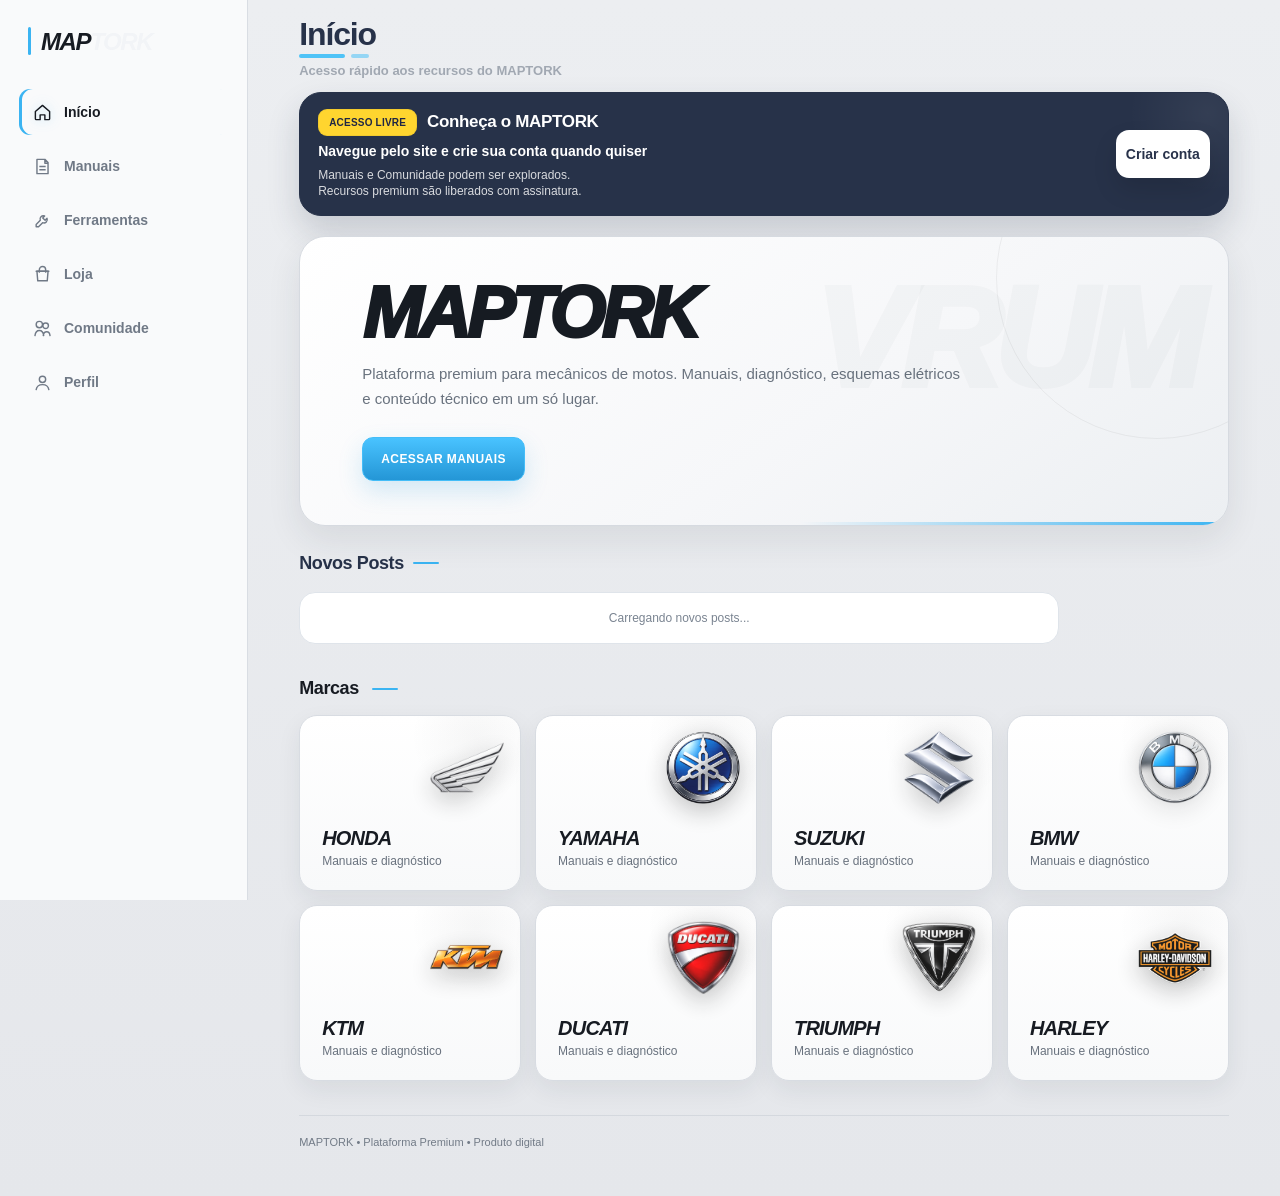
<file: _test_plan.html>
<!doctype html>
<html lang="pt-BR">
<head>
  <meta charset="utf-8">
  <meta name="viewport" content="width=device-width, initial-scale=1">
  <title>MAPTORK</title>
  <meta http-equiv="refresh" content="0; url=index.html">
  <script>window.location.replace('index.html');</script>
</head>
<body></body>
</html>
</file>
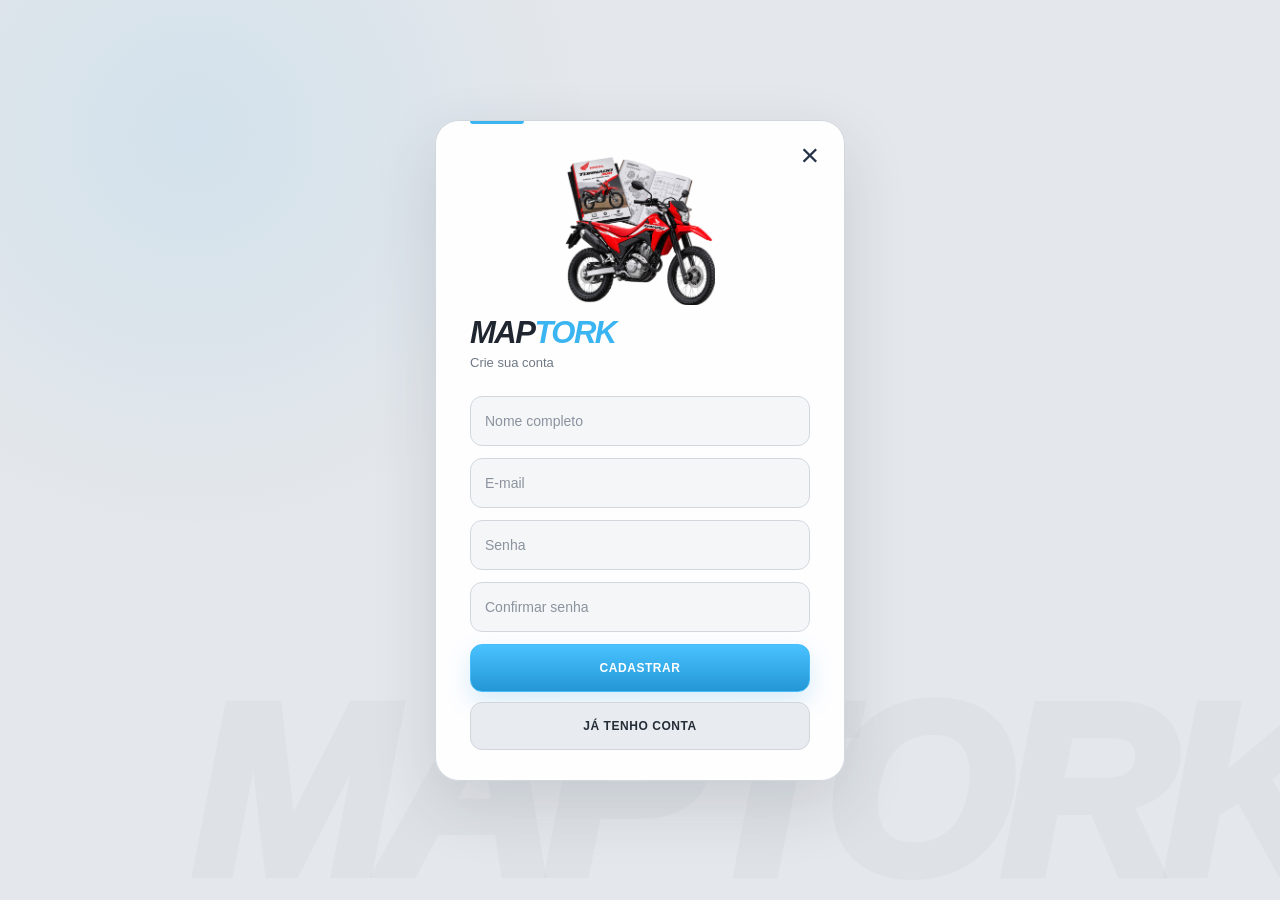
<file: cadastro.html>
<!DOCTYPE html>
<html lang="pt-BR">
<head>
<meta charset="UTF-8">
<meta name="viewport" content="width=device-width, initial-scale=1.0">
<title>Cadastro</title>
<script>
(function(){
  try { localStorage.setItem("maptork_tema", "light"); } catch (e) {}
  document.documentElement.setAttribute("data-theme", "light");
})();
</script>

<link rel="stylesheet" href="login.css">
</head>

<body>

<div class="login-container">

    <img src="img/logo.png" class="logo">

    <h4>MAP<span>TORK</span></h4>
    <p>Crie sua conta</p>

    <input type="text" id="nome" placeholder="Nome completo" autocomplete="name" maxlength="100" required>

    <input type="email" id="email" placeholder="E-mail" inputmode="email" autocomplete="email" required>

  <div class="senha-box">
    <input type="password" id="senha" placeholder="Senha">

</div>

<div class="senha-box">
    <input type="password" id="confirmarSenha" placeholder="Confirmar senha">

</div>

<button onclick="cadastrar()">
    CADASTRAR
</button>

<button class="cadastro-btn" type="button" onclick="window.location.href='login.html'">
    JÁ TENHO CONTA
</button>

<div id="mensagem" class="mensagem"></div>



    <button class="auth-corner-close" type="button" onclick="window.location.href='index.html'" aria-label="Fechar">×</button>

</div>

<script src="cadastro.js"></script>

</body>
</html>
</file>
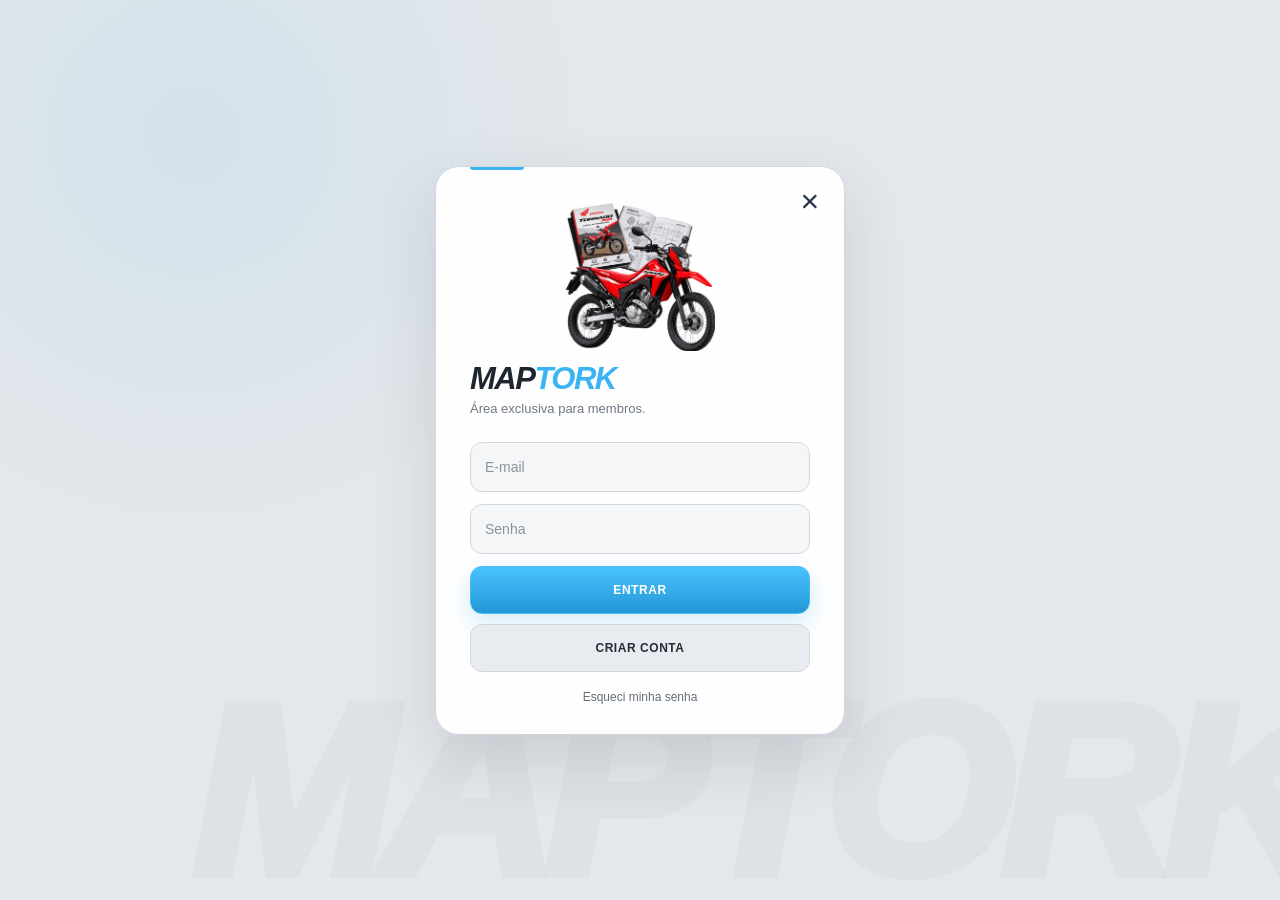
<file: login.html>
<!DOCTYPE html>
<html lang="pt-BR">
<head>
<meta charset="UTF-8">
<meta name="viewport" content="width=device-width, initial-scale=1.0">
<title>Login • MAPTORK</title>

<script>
(function(){
  try { localStorage.setItem("maptork_tema", "light"); } catch (e) {}
  document.documentElement.setAttribute("data-theme", "light");
})();
</script>

<link rel="stylesheet" href="login.css">
</head>

<body>

<div class="login-container">

    <button class="auth-corner-close" type="button" onclick="window.location.href='index.html'" aria-label="Fechar">×</button>

    <img src="img/logo.png" class="logo" alt="MAPTORK">

    <h4>MAP<span>TORK</span></h4>
    <p>Área exclusiva para membros.</p>

<form onsubmit="login(); return false;">

 <input type="email" id="email" placeholder="E-mail" required>

<div class="senha-box">
    <input type="password" id="senha" placeholder="Senha" required>
</div>

    <button type="submit">
        ENTRAR
    </button>
    <button
    class="cadastro-btn"
    type="button"
    onclick="window.location.href='cadastro.html'">
    CRIAR CONTA
</button>

</form>
<div id="mensagem" class="mensagem"></div>

<script src="login.js"></script>

   <a href="#" onclick="recuperarSenha(); return false;">
    Esqueci minha senha
</a>


</div>

</body>
</html>
</file>
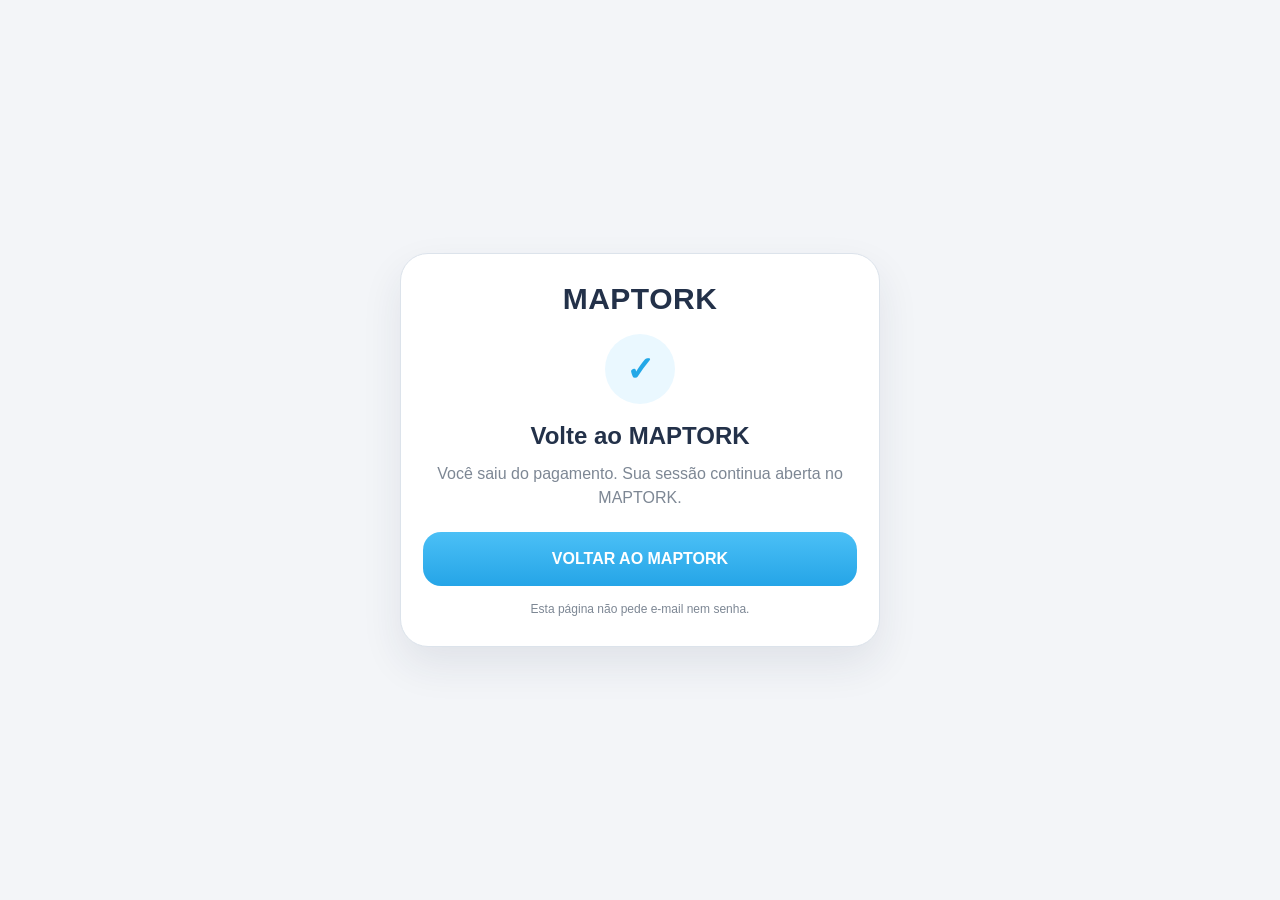
<file: pagamento-retorno.html>
<!doctype html>
<html lang="pt-BR">
<head>
<meta charset="utf-8">
<meta name="viewport" content="width=device-width,initial-scale=1,viewport-fit=cover">
<title>MAPTORK • Pagamento</title>
<style>
*{box-sizing:border-box}html,body{margin:0;min-height:100%;font-family:Arial,Helvetica,sans-serif;background:#f3f5f8;color:#233149}body{min-height:100vh;display:grid;place-items:center;padding:22px}.box{width:min(100%,480px);background:#fff;border:1px solid #dce3eb;border-radius:28px;padding:28px 22px;text-align:center;box-shadow:0 18px 42px rgba(35,49,73,.09)}.logo{font-size:30px;font-weight:900;letter-spacing:.5px;margin-bottom:18px}.icon{width:70px;height:70px;margin:0 auto 18px;border-radius:50%;display:grid;place-items:center;background:#eaf8ff;color:#23a8e7;font-size:34px;font-weight:900}.box h1{margin:0;font-size:24px}.box p{margin:12px 0 0;color:#7d8794;line-height:1.5}.btn{margin-top:22px;width:100%;min-height:54px;border:0;border-radius:18px;background:linear-gradient(180deg,#4bc0f6,#25a5e7);color:#fff;font-size:16px;font-weight:900}.small{font-size:12px!important;margin-top:14px!important}
</style>
</head>
<body>
<main class="box">
  <div class="logo">MAPTORK</div>
  <div class="icon" id="icone">✓</div>
  <h1 id="titulo">Finalizando pagamento</h1>
  <p id="mensagem">Estamos confirmando a transação. Sua tela do MAPTORK continua conectada.</p>
  <button class="btn" type="button" id="voltar">VOLTAR AO MAPTORK</button>
  <p class="small">Esta página não pede e-mail nem senha.</p>
</main>
<script>
const API='https://script.google.com/macros/s/AKfycbzQyy2VRlJR_NZEoeMXNaLkhbdz3RL47EabYDLrRhFnOEmY-0k8g3YliBWXK99LaH7j/exec';
function qs(n){return new URLSearchParams(location.search).get(n)||''}
function status(t,m,ok){document.getElementById('titulo').textContent=t;document.getElementById('mensagem').textContent=m;document.getElementById('icone').textContent=ok?'✓':'↻'}
async function confirmar(){
  const order=qs('order_nsu'),transaction=qs('transaction_nsu'),slug=qs('slug');
  if(order&&transaction&&slug){
    try{
      const u=API+'?acao=confirmarPagamento&order_nsu='+encodeURIComponent(order)+'&transaction_nsu='+encodeURIComponent(transaction)+'&slug='+encodeURIComponent(slug)+'&_t='+Date.now();
      const r=await fetch(u,{cache:'no-store'});const d=await r.json();
      if(d&&(d.pago===true||d.sucesso===true)) status('Pagamento confirmado','Sua assinatura está sendo atualizada no MAPTORK.',true);
      else status('Pagamento recebido','Volte ao MAPTORK. A confirmação pode levar alguns segundos.',true);
    }catch(e){status('Pagamento recebido','Volte ao MAPTORK. A confirmação será concluída em segundo plano.',true)}
  }else{
    status('Volte ao MAPTORK','Você saiu do pagamento. Sua sessão continua aberta no MAPTORK.',true);
  }
  try{localStorage.setItem('maptork_pagamento_retorno_em',String(Date.now()));}catch(e){}
  if(window.opener&&!window.opener.closed){setTimeout(function(){try{window.close()}catch(e){}},900)}
}
document.getElementById('voltar').onclick=function(){
  if(window.opener&&!window.opener.closed){try{window.opener.focus()}catch(e){};try{window.close()}catch(e){};return}
  // Se o checkout foi aberto na mesma aba, volta ao site sem enviar para login/cadastro.
  location.replace('index.html');
};
confirmar();
</script>
</body>
</html>
</file>
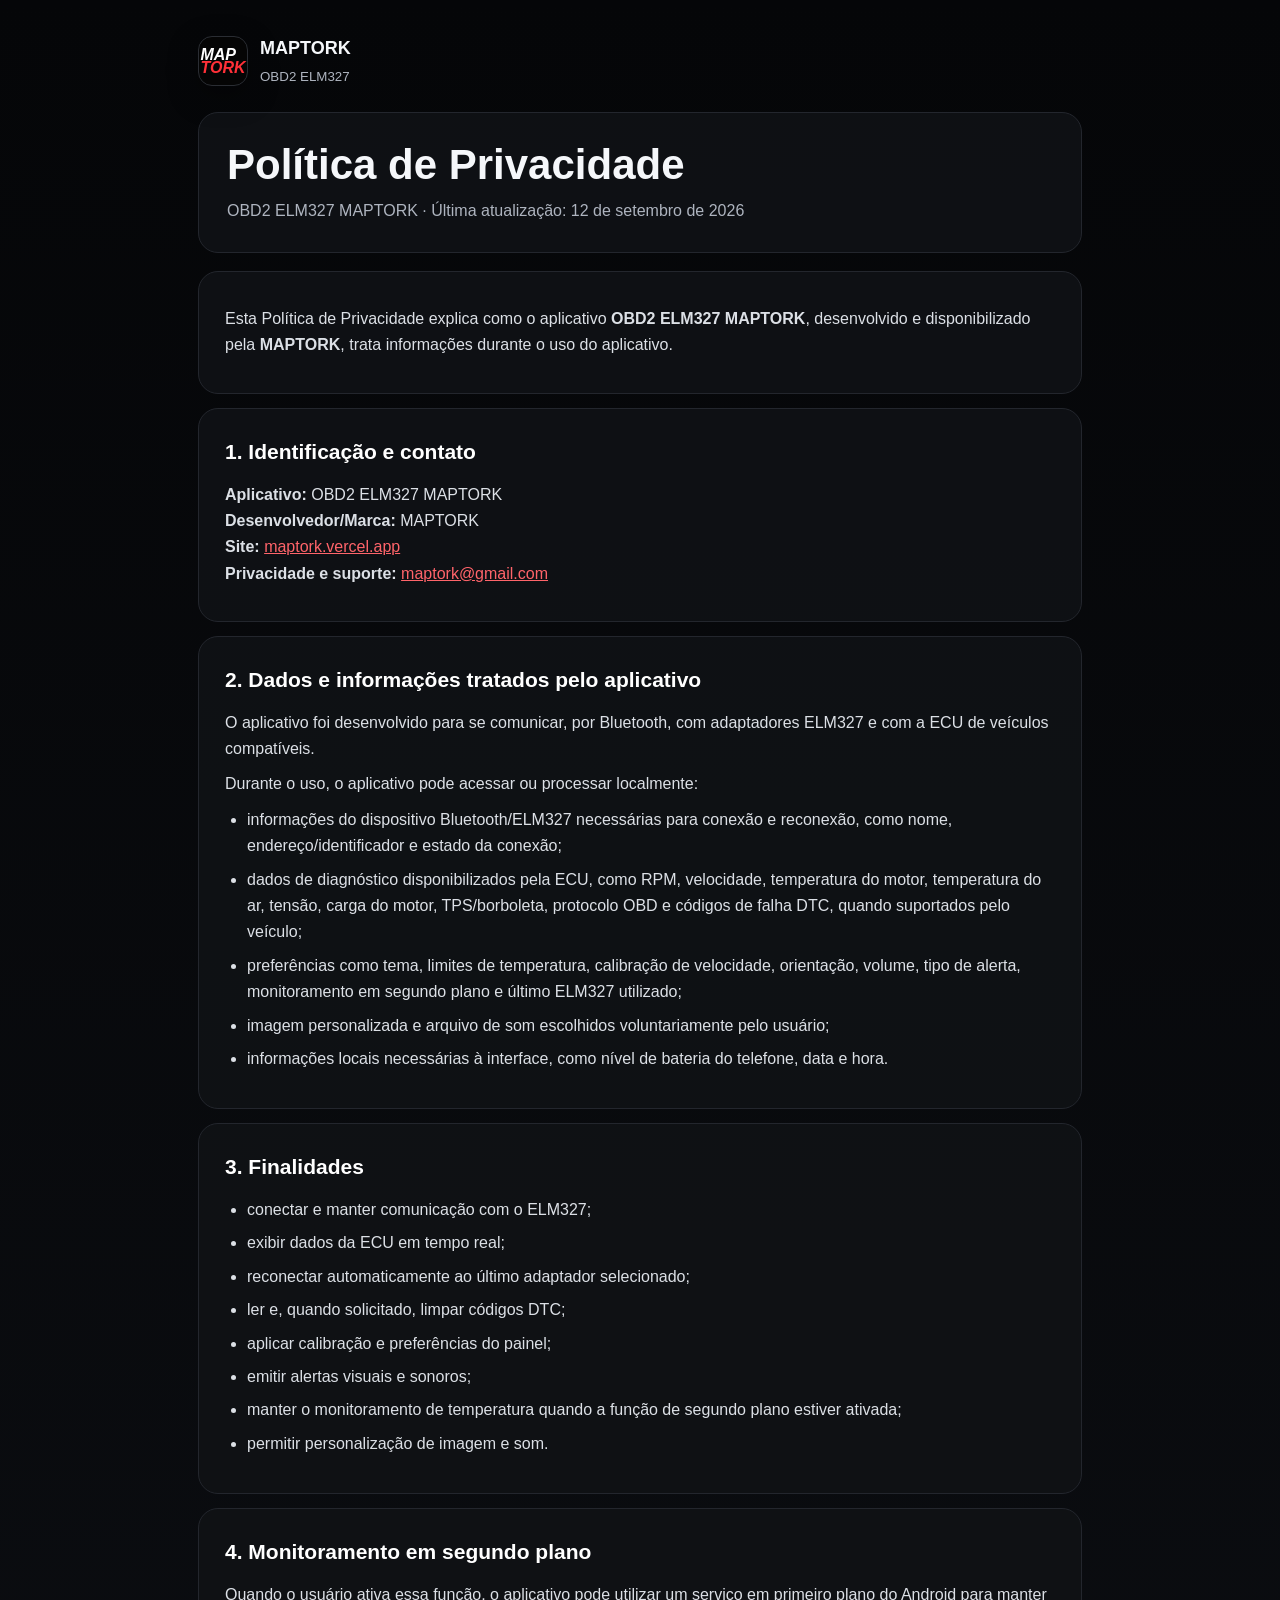
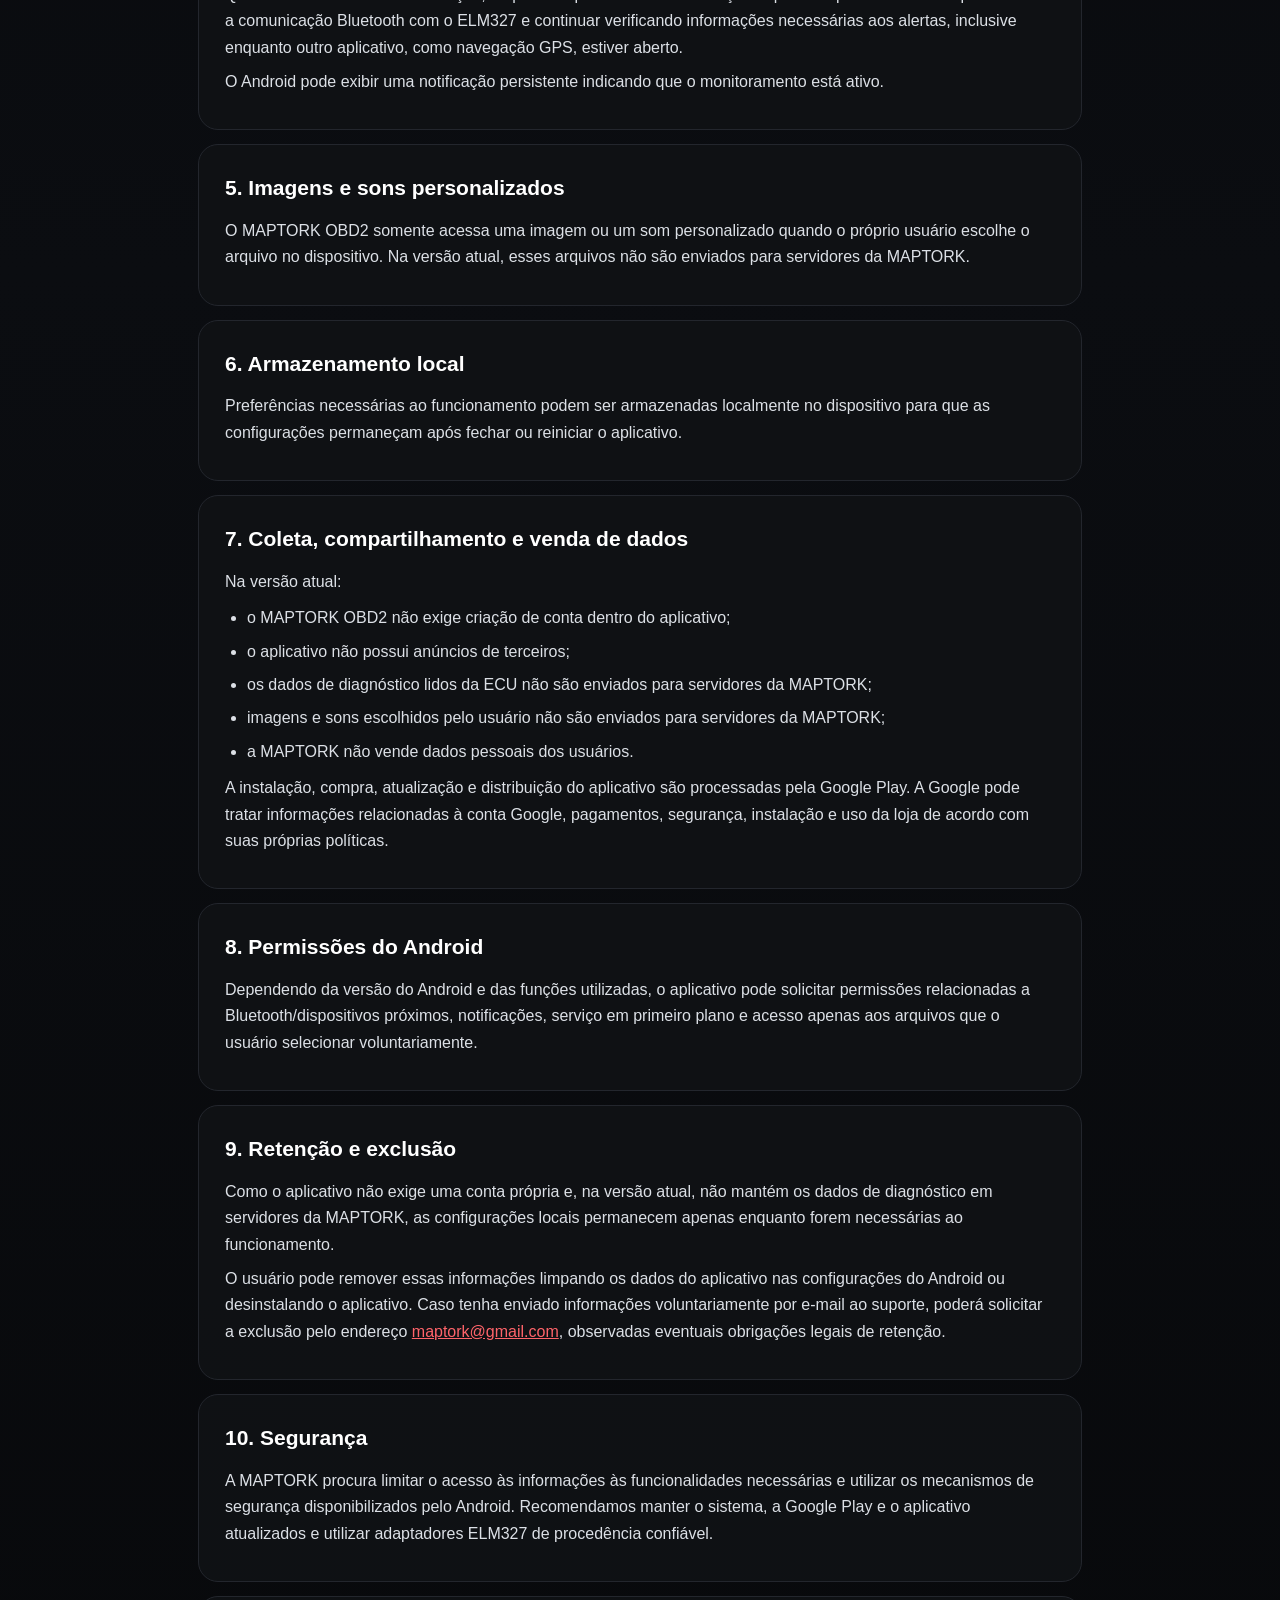
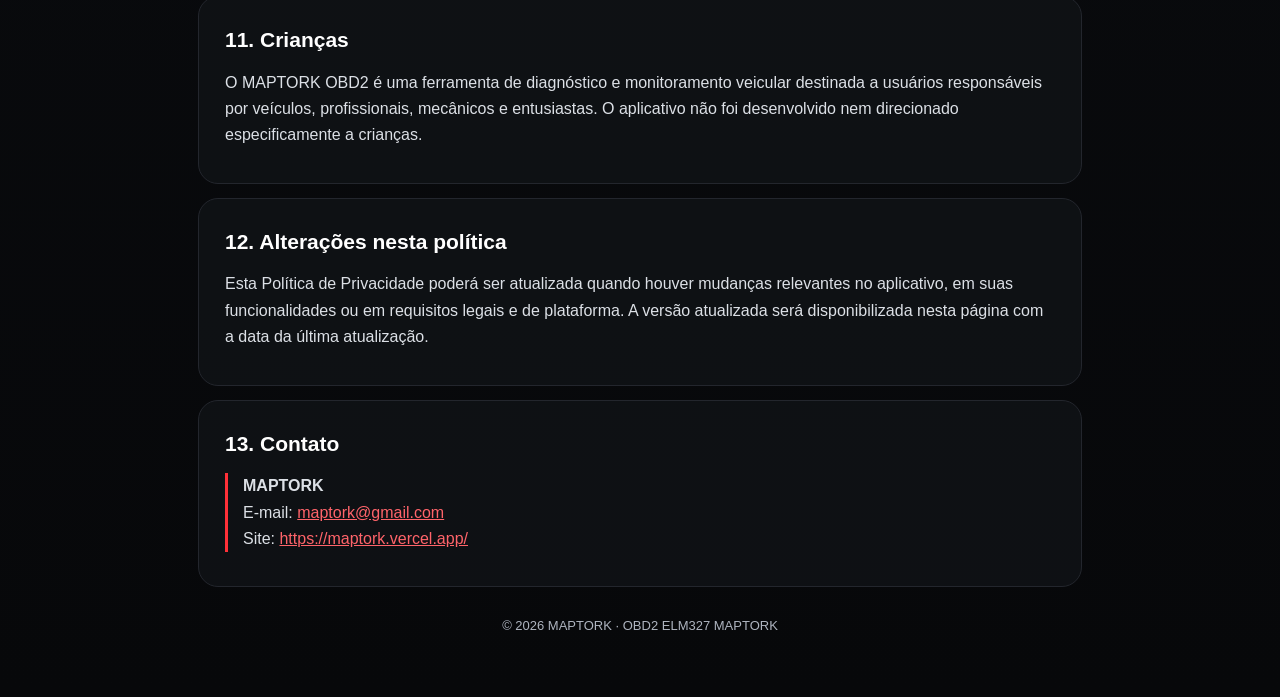
<file: politica-de-privacidade.html>
<!doctype html>
<html lang="pt-BR">
<head>
  <meta charset="utf-8">
  <meta name="viewport" content="width=device-width, initial-scale=1">
  <meta name="description" content="Política de Privacidade do aplicativo OBD2 ELM327 MAPTORK.">
  <title>Política de Privacidade | OBD2 ELM327 MAPTORK</title>
  <style>
    :root{color-scheme:dark;--bg:#07080a;--card:#0f1115;--line:#23262d;--text:#f5f7fa;--muted:#aeb4bf;--accent:#ff3038}
    *{box-sizing:border-box}
    body{margin:0;background:linear-gradient(180deg,#050608,#0b0d11 48%,#07080a);color:var(--text);font-family:Arial,Helvetica,sans-serif;line-height:1.65}
    .wrap{max-width:920px;margin:0 auto;padding:34px 18px 60px}
    .brand{display:flex;align-items:center;gap:12px;margin-bottom:24px}
    .mark{width:50px;height:50px;border-radius:14px;background:#050505;border:1px solid #2a2d33;display:grid;place-items:center;font-weight:900;font-style:italic;line-height:.82;box-shadow:0 10px 30px rgba(0,0,0,.35)}
    .mark .map{color:white}.mark .tork{color:var(--accent)}
    .brand strong{font-size:18px}.brand small{display:block;color:var(--muted);margin-top:2px}
    .hero,.card{background:rgba(15,17,21,.94);border:1px solid var(--line);border-radius:20px}
    .hero{padding:28px;margin-bottom:18px}
    h1{font-size:clamp(28px,5vw,42px);line-height:1.12;margin:0 0 10px}
    .updated{color:var(--muted);margin:0}
    .card{padding:26px;margin-top:14px}
    h2{font-size:21px;margin:0 0 12px;color:#fff}
    p{margin:8px 0;color:#dce0e6}
    ul{padding-left:22px;margin:10px 0}
    li{margin:7px 0;color:#dce0e6}
    a{color:#ff646a}
    .notice{border-left:3px solid var(--accent);padding-left:15px;color:#dce0e6}
    footer{color:var(--muted);font-size:13px;text-align:center;margin-top:28px}
  </style>
</head>
<body>
  <main class="wrap">
    <div class="brand">
      <div class="mark"><div><span class="map">MAP</span><br><span class="tork">TORK</span></div></div>
      <div><strong>MAPTORK</strong><small>OBD2 ELM327</small></div>
    </div>

    <section class="hero">
      <h1>Política de Privacidade</h1>
      <p class="updated">OBD2 ELM327 MAPTORK · Última atualização: 12 de setembro de 2026</p>
    </section>

    <section class="card">
      <p>Esta Política de Privacidade explica como o aplicativo <strong>OBD2 ELM327 MAPTORK</strong>, desenvolvido e disponibilizado pela <strong>MAPTORK</strong>, trata informações durante o uso do aplicativo.</p>
    </section>

    <section class="card">
      <h2>1. Identificação e contato</h2>
      <p><strong>Aplicativo:</strong> OBD2 ELM327 MAPTORK<br>
      <strong>Desenvolvedor/Marca:</strong> MAPTORK<br>
      <strong>Site:</strong> <a href="https://maptork.vercel.app/">maptork.vercel.app</a><br>
      <strong>Privacidade e suporte:</strong> <a href="mailto:maptork@gmail.com">maptork@gmail.com</a></p>
    </section>

    <section class="card">
      <h2>2. Dados e informações tratados pelo aplicativo</h2>
      <p>O aplicativo foi desenvolvido para se comunicar, por Bluetooth, com adaptadores ELM327 e com a ECU de veículos compatíveis.</p>
      <p>Durante o uso, o aplicativo pode acessar ou processar localmente:</p>
      <ul>
        <li>informações do dispositivo Bluetooth/ELM327 necessárias para conexão e reconexão, como nome, endereço/identificador e estado da conexão;</li>
        <li>dados de diagnóstico disponibilizados pela ECU, como RPM, velocidade, temperatura do motor, temperatura do ar, tensão, carga do motor, TPS/borboleta, protocolo OBD e códigos de falha DTC, quando suportados pelo veículo;</li>
        <li>preferências como tema, limites de temperatura, calibração de velocidade, orientação, volume, tipo de alerta, monitoramento em segundo plano e último ELM327 utilizado;</li>
        <li>imagem personalizada e arquivo de som escolhidos voluntariamente pelo usuário;</li>
        <li>informações locais necessárias à interface, como nível de bateria do telefone, data e hora.</li>
      </ul>
    </section>

    <section class="card">
      <h2>3. Finalidades</h2>
      <ul>
        <li>conectar e manter comunicação com o ELM327;</li>
        <li>exibir dados da ECU em tempo real;</li>
        <li>reconectar automaticamente ao último adaptador selecionado;</li>
        <li>ler e, quando solicitado, limpar códigos DTC;</li>
        <li>aplicar calibração e preferências do painel;</li>
        <li>emitir alertas visuais e sonoros;</li>
        <li>manter o monitoramento de temperatura quando a função de segundo plano estiver ativada;</li>
        <li>permitir personalização de imagem e som.</li>
      </ul>
    </section>

    <section class="card">
      <h2>4. Monitoramento em segundo plano</h2>
      <p>Quando o usuário ativa essa função, o aplicativo pode utilizar um serviço em primeiro plano do Android para manter a comunicação Bluetooth com o ELM327 e continuar verificando informações necessárias aos alertas, inclusive enquanto outro aplicativo, como navegação GPS, estiver aberto.</p>
      <p>O Android pode exibir uma notificação persistente indicando que o monitoramento está ativo.</p>
    </section>

    <section class="card">
      <h2>5. Imagens e sons personalizados</h2>
      <p>O MAPTORK OBD2 somente acessa uma imagem ou um som personalizado quando o próprio usuário escolhe o arquivo no dispositivo. Na versão atual, esses arquivos não são enviados para servidores da MAPTORK.</p>
    </section>

    <section class="card">
      <h2>6. Armazenamento local</h2>
      <p>Preferências necessárias ao funcionamento podem ser armazenadas localmente no dispositivo para que as configurações permaneçam após fechar ou reiniciar o aplicativo.</p>
    </section>

    <section class="card">
      <h2>7. Coleta, compartilhamento e venda de dados</h2>
      <p>Na versão atual:</p>
      <ul>
        <li>o MAPTORK OBD2 não exige criação de conta dentro do aplicativo;</li>
        <li>o aplicativo não possui anúncios de terceiros;</li>
        <li>os dados de diagnóstico lidos da ECU não são enviados para servidores da MAPTORK;</li>
        <li>imagens e sons escolhidos pelo usuário não são enviados para servidores da MAPTORK;</li>
        <li>a MAPTORK não vende dados pessoais dos usuários.</li>
      </ul>
      <p>A instalação, compra, atualização e distribuição do aplicativo são processadas pela Google Play. A Google pode tratar informações relacionadas à conta Google, pagamentos, segurança, instalação e uso da loja de acordo com suas próprias políticas.</p>
    </section>

    <section class="card">
      <h2>8. Permissões do Android</h2>
      <p>Dependendo da versão do Android e das funções utilizadas, o aplicativo pode solicitar permissões relacionadas a Bluetooth/dispositivos próximos, notificações, serviço em primeiro plano e acesso apenas aos arquivos que o usuário selecionar voluntariamente.</p>
    </section>

    <section class="card">
      <h2>9. Retenção e exclusão</h2>
      <p>Como o aplicativo não exige uma conta própria e, na versão atual, não mantém os dados de diagnóstico em servidores da MAPTORK, as configurações locais permanecem apenas enquanto forem necessárias ao funcionamento.</p>
      <p>O usuário pode remover essas informações limpando os dados do aplicativo nas configurações do Android ou desinstalando o aplicativo. Caso tenha enviado informações voluntariamente por e-mail ao suporte, poderá solicitar a exclusão pelo endereço <a href="mailto:maptork@gmail.com">maptork@gmail.com</a>, observadas eventuais obrigações legais de retenção.</p>
    </section>

    <section class="card">
      <h2>10. Segurança</h2>
      <p>A MAPTORK procura limitar o acesso às informações às funcionalidades necessárias e utilizar os mecanismos de segurança disponibilizados pelo Android. Recomendamos manter o sistema, a Google Play e o aplicativo atualizados e utilizar adaptadores ELM327 de procedência confiável.</p>
    </section>

    <section class="card">
      <h2>11. Crianças</h2>
      <p>O MAPTORK OBD2 é uma ferramenta de diagnóstico e monitoramento veicular destinada a usuários responsáveis por veículos, profissionais, mecânicos e entusiastas. O aplicativo não foi desenvolvido nem direcionado especificamente a crianças.</p>
    </section>

    <section class="card">
      <h2>12. Alterações nesta política</h2>
      <p>Esta Política de Privacidade poderá ser atualizada quando houver mudanças relevantes no aplicativo, em suas funcionalidades ou em requisitos legais e de plataforma. A versão atualizada será disponibilizada nesta página com a data da última atualização.</p>
    </section>

    <section class="card">
      <h2>13. Contato</h2>
      <p class="notice"><strong>MAPTORK</strong><br>
      E-mail: <a href="mailto:maptork@gmail.com">maptork@gmail.com</a><br>
      Site: <a href="https://maptork.vercel.app/">https://maptork.vercel.app/</a></p>
    </section>

    <footer>© 2026 MAPTORK · OBD2 ELM327 MAPTORK</footer>
  </main>
</body>
</html>
</file>
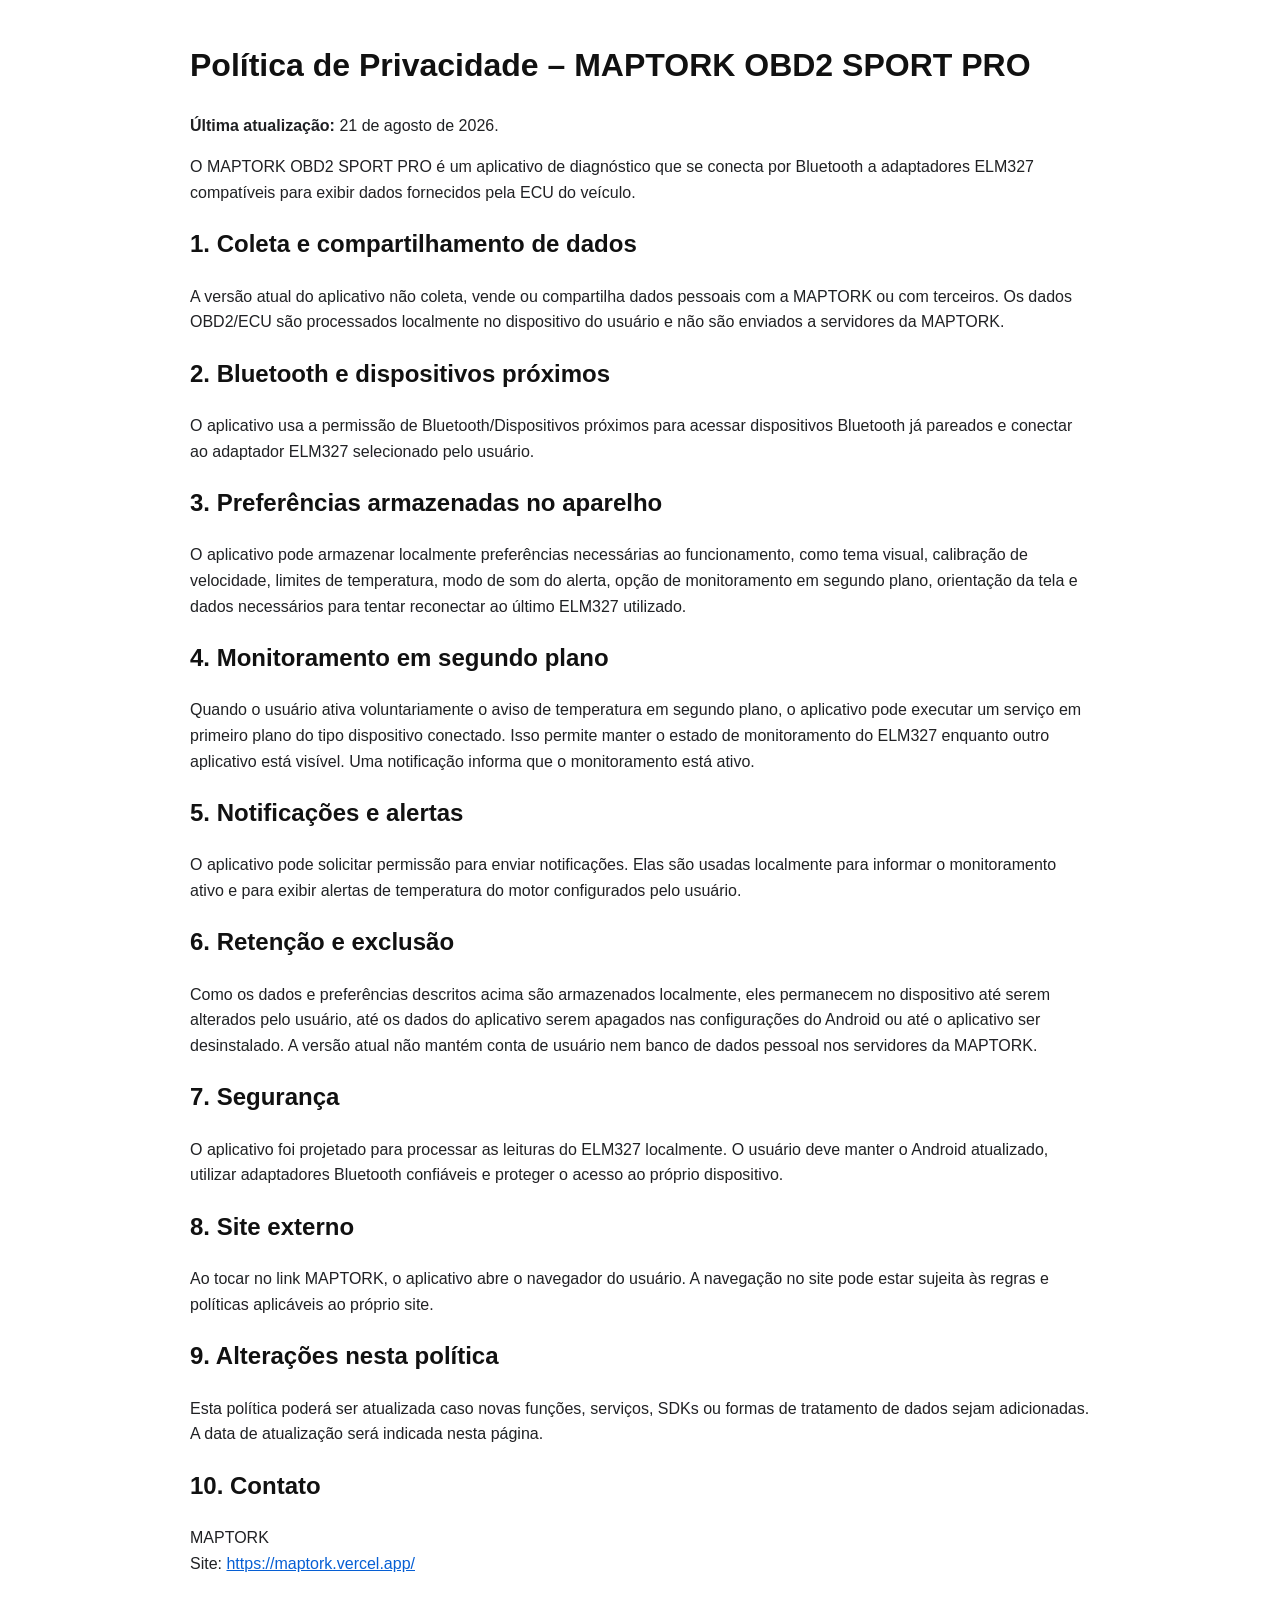
<file: politica-privacidade-obd2.html>
<!doctype html>
<html lang="pt-BR">
<head>
  <meta charset="utf-8">
  <meta name="viewport" content="width=device-width,initial-scale=1">
  <title>Política de Privacidade - MAPTORK OBD2 SPORT PRO</title>
  <style>
    body{font-family:Arial,sans-serif;max-width:900px;margin:40px auto;padding:0 20px;line-height:1.6;color:#202124}
    h1,h2{color:#111} a{color:#065fd4}
  </style>
</head>
<body>
<h1>Política de Privacidade – MAPTORK OBD2 SPORT PRO</h1>
<p><strong>Última atualização:</strong> 21 de agosto de 2026.</p>
<p>O MAPTORK OBD2 SPORT PRO é um aplicativo de diagnóstico que se conecta por Bluetooth a adaptadores ELM327 compatíveis para exibir dados fornecidos pela ECU do veículo.</p>

<h2>1. Coleta e compartilhamento de dados</h2>
<p>A versão atual do aplicativo não coleta, vende ou compartilha dados pessoais com a MAPTORK ou com terceiros. Os dados OBD2/ECU são processados localmente no dispositivo do usuário e não são enviados a servidores da MAPTORK.</p>

<h2>2. Bluetooth e dispositivos próximos</h2>
<p>O aplicativo usa a permissão de Bluetooth/Dispositivos próximos para acessar dispositivos Bluetooth já pareados e conectar ao adaptador ELM327 selecionado pelo usuário.</p>

<h2>3. Preferências armazenadas no aparelho</h2>
<p>O aplicativo pode armazenar localmente preferências necessárias ao funcionamento, como tema visual, calibração de velocidade, limites de temperatura, modo de som do alerta, opção de monitoramento em segundo plano, orientação da tela e dados necessários para tentar reconectar ao último ELM327 utilizado.</p>

<h2>4. Monitoramento em segundo plano</h2>
<p>Quando o usuário ativa voluntariamente o aviso de temperatura em segundo plano, o aplicativo pode executar um serviço em primeiro plano do tipo dispositivo conectado. Isso permite manter o estado de monitoramento do ELM327 enquanto outro aplicativo está visível. Uma notificação informa que o monitoramento está ativo.</p>

<h2>5. Notificações e alertas</h2>
<p>O aplicativo pode solicitar permissão para enviar notificações. Elas são usadas localmente para informar o monitoramento ativo e para exibir alertas de temperatura do motor configurados pelo usuário.</p>

<h2>6. Retenção e exclusão</h2>
<p>Como os dados e preferências descritos acima são armazenados localmente, eles permanecem no dispositivo até serem alterados pelo usuário, até os dados do aplicativo serem apagados nas configurações do Android ou até o aplicativo ser desinstalado. A versão atual não mantém conta de usuário nem banco de dados pessoal nos servidores da MAPTORK.</p>

<h2>7. Segurança</h2>
<p>O aplicativo foi projetado para processar as leituras do ELM327 localmente. O usuário deve manter o Android atualizado, utilizar adaptadores Bluetooth confiáveis e proteger o acesso ao próprio dispositivo.</p>

<h2>8. Site externo</h2>
<p>Ao tocar no link MAPTORK, o aplicativo abre o navegador do usuário. A navegação no site pode estar sujeita às regras e políticas aplicáveis ao próprio site.</p>

<h2>9. Alterações nesta política</h2>
<p>Esta política poderá ser atualizada caso novas funções, serviços, SDKs ou formas de tratamento de dados sejam adicionadas. A data de atualização será indicada nesta página.</p>

<h2>10. Contato</h2>
<p>MAPTORK<br>Site: <a href="https://maptork.vercel.app/">https://maptork.vercel.app/</a></p>
</body>
</html>
</file>
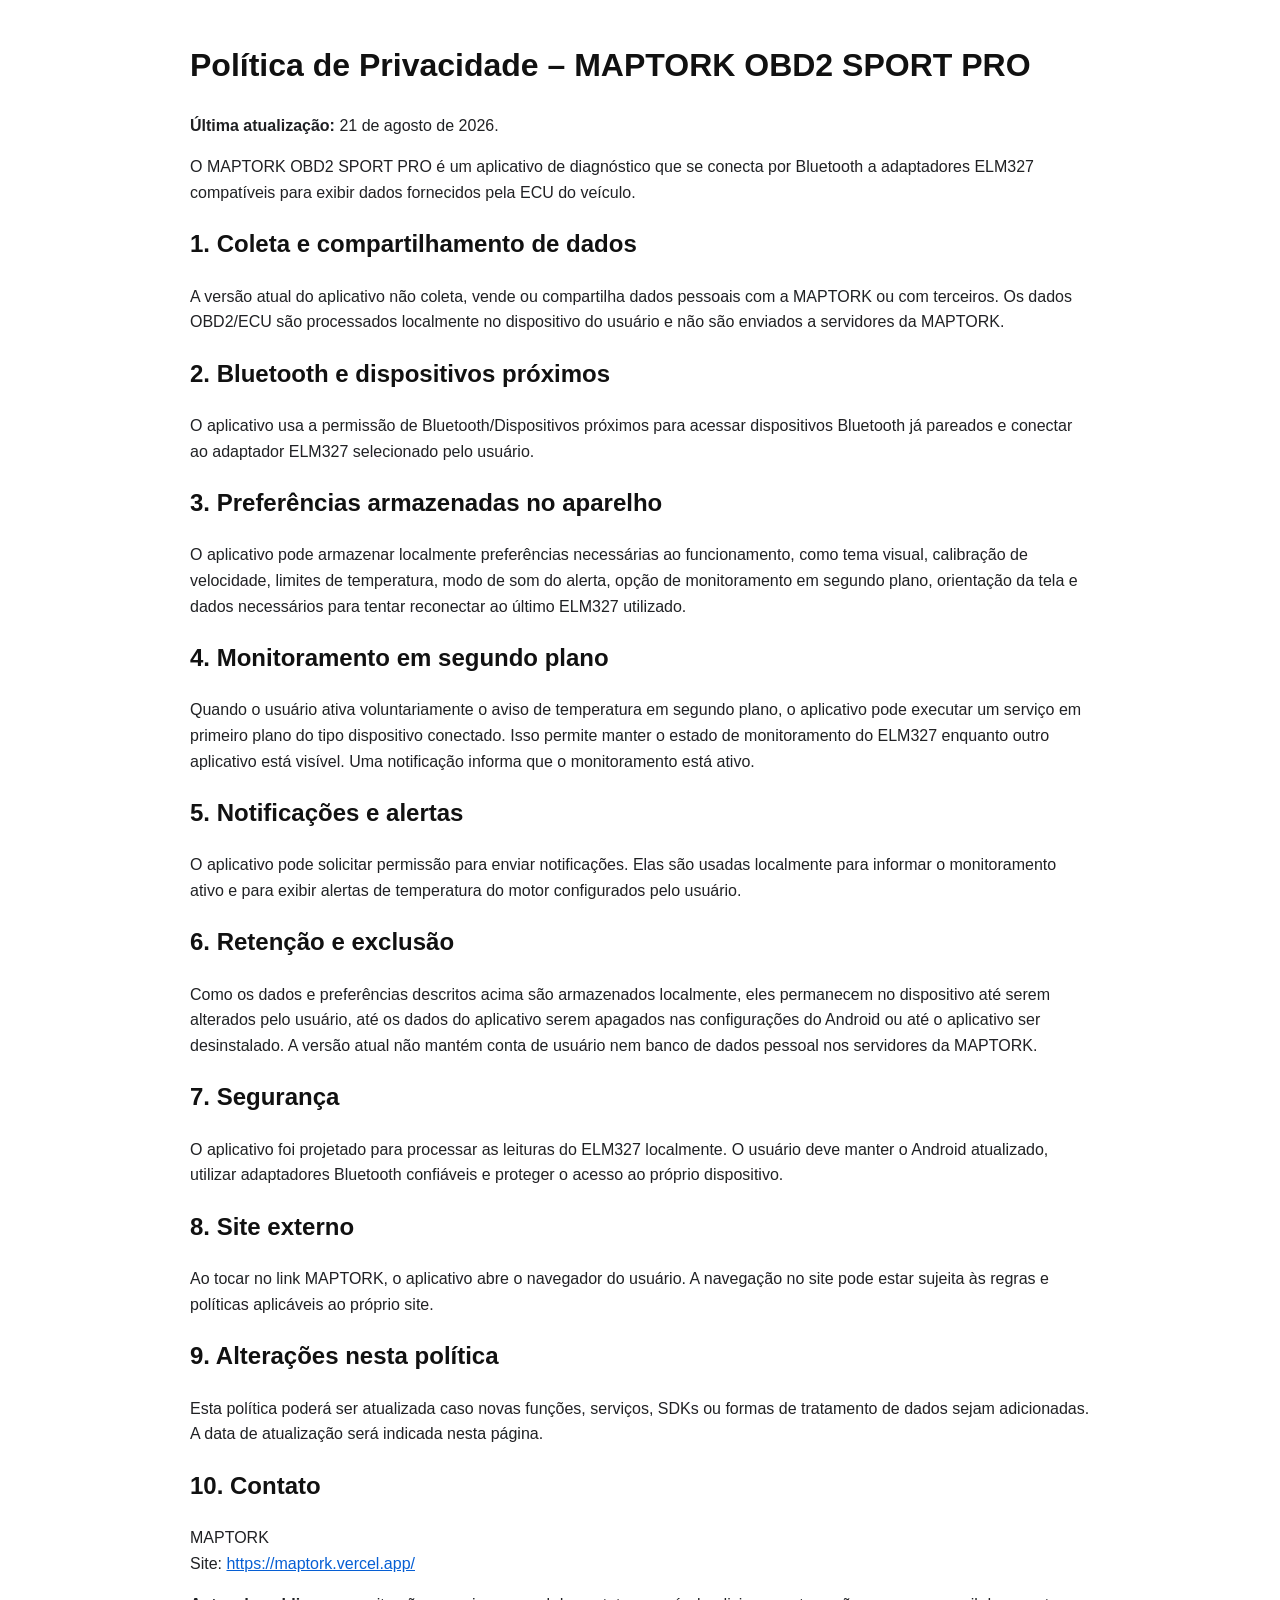
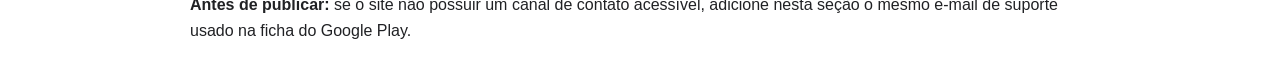
<file: politica_privacidade_maptork_obd2.html>
<!doctype html>
<html lang="pt-BR">
<head>
  <meta charset="utf-8">
  <meta name="viewport" content="width=device-width,initial-scale=1">
  <title>Política de Privacidade - MAPTORK OBD2 SPORT PRO</title>
  <style>
    body{font-family:Arial,sans-serif;max-width:900px;margin:40px auto;padding:0 20px;line-height:1.6;color:#202124}
    h1,h2{color:#111} a{color:#065fd4}
  </style>
</head>
<body>
<h1>Política de Privacidade – MAPTORK OBD2 SPORT PRO</h1>
<p><strong>Última atualização:</strong> 21 de agosto de 2026.</p>
<p>O MAPTORK OBD2 SPORT PRO é um aplicativo de diagnóstico que se conecta por Bluetooth a adaptadores ELM327 compatíveis para exibir dados fornecidos pela ECU do veículo.</p>

<h2>1. Coleta e compartilhamento de dados</h2>
<p>A versão atual do aplicativo não coleta, vende ou compartilha dados pessoais com a MAPTORK ou com terceiros. Os dados OBD2/ECU são processados localmente no dispositivo do usuário e não são enviados a servidores da MAPTORK.</p>

<h2>2. Bluetooth e dispositivos próximos</h2>
<p>O aplicativo usa a permissão de Bluetooth/Dispositivos próximos para acessar dispositivos Bluetooth já pareados e conectar ao adaptador ELM327 selecionado pelo usuário.</p>

<h2>3. Preferências armazenadas no aparelho</h2>
<p>O aplicativo pode armazenar localmente preferências necessárias ao funcionamento, como tema visual, calibração de velocidade, limites de temperatura, modo de som do alerta, opção de monitoramento em segundo plano, orientação da tela e dados necessários para tentar reconectar ao último ELM327 utilizado.</p>

<h2>4. Monitoramento em segundo plano</h2>
<p>Quando o usuário ativa voluntariamente o aviso de temperatura em segundo plano, o aplicativo pode executar um serviço em primeiro plano do tipo dispositivo conectado. Isso permite manter o estado de monitoramento do ELM327 enquanto outro aplicativo está visível. Uma notificação informa que o monitoramento está ativo.</p>

<h2>5. Notificações e alertas</h2>
<p>O aplicativo pode solicitar permissão para enviar notificações. Elas são usadas localmente para informar o monitoramento ativo e para exibir alertas de temperatura do motor configurados pelo usuário.</p>

<h2>6. Retenção e exclusão</h2>
<p>Como os dados e preferências descritos acima são armazenados localmente, eles permanecem no dispositivo até serem alterados pelo usuário, até os dados do aplicativo serem apagados nas configurações do Android ou até o aplicativo ser desinstalado. A versão atual não mantém conta de usuário nem banco de dados pessoal nos servidores da MAPTORK.</p>

<h2>7. Segurança</h2>
<p>O aplicativo foi projetado para processar as leituras do ELM327 localmente. O usuário deve manter o Android atualizado, utilizar adaptadores Bluetooth confiáveis e proteger o acesso ao próprio dispositivo.</p>

<h2>8. Site externo</h2>
<p>Ao tocar no link MAPTORK, o aplicativo abre o navegador do usuário. A navegação no site pode estar sujeita às regras e políticas aplicáveis ao próprio site.</p>

<h2>9. Alterações nesta política</h2>
<p>Esta política poderá ser atualizada caso novas funções, serviços, SDKs ou formas de tratamento de dados sejam adicionadas. A data de atualização será indicada nesta página.</p>

<h2>10. Contato</h2>
<p>MAPTORK<br>Site: <a href="https://maptork.vercel.app/">https://maptork.vercel.app/</a></p>
<p><strong>Antes de publicar:</strong> se o site não possuir um canal de contato acessível, adicione nesta seção o mesmo e-mail de suporte usado na ficha do Google Play.</p>
</body>
</html>
</file>
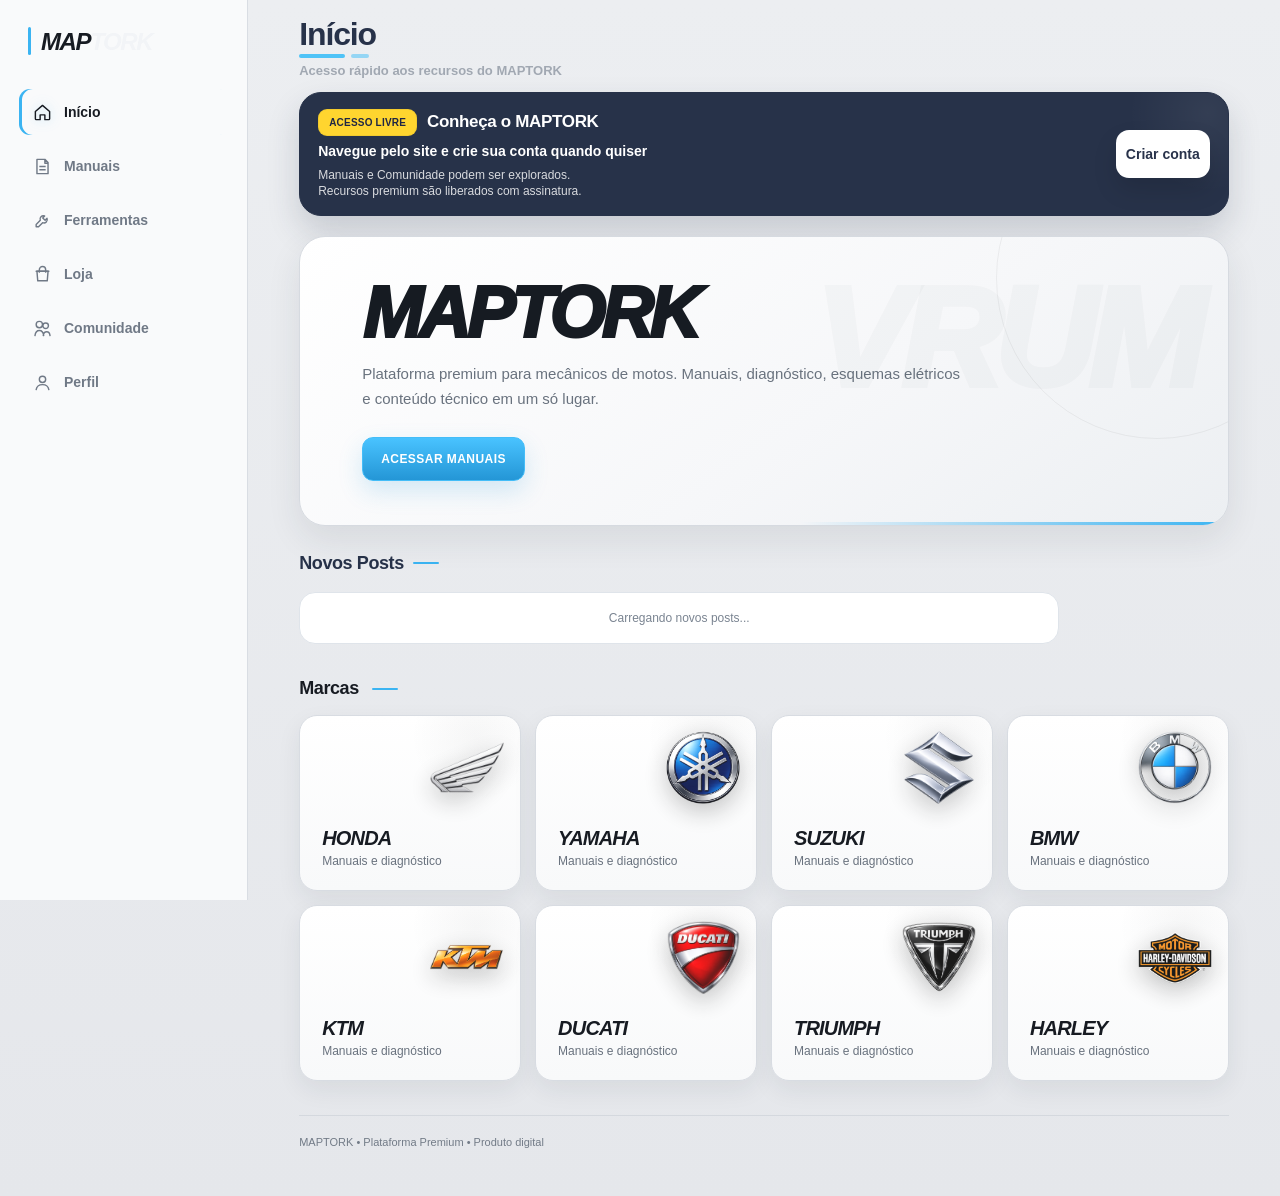
<file: valores-imagem.html>
<!doctype html>
<html lang="pt-BR">
<head>
<meta charset="utf-8">
<meta name="viewport" content="width=device-width,initial-scale=1,maximum-scale=1">
<title>MAPTORK - Imagem de valores</title>
<style>
*{box-sizing:border-box}html,body{margin:0;background:#f3f5f8;color:#273249;font-family:Arial,Helvetica,sans-serif}.toolbar{position:sticky;top:0;z-index:5;display:flex;gap:9px;justify-content:center;padding:10px;background:#ffffff;border-bottom:1px solid #dbe2ea;box-shadow:0 4px 14px rgba(35,43,53,.05)}.toolbar button,.toolbar a{display:flex;align-items:center;justify-content:center;height:42px;flex:1;border-radius:11px;font-size:12px;font-weight:800;text-decoration:none;border:1px solid #d6dce5;color:#273249;background:#f6f8fb}.toolbar .primary{flex:0 1 220px;max-width:220px;width:220px;background:linear-gradient(180deg,#52c4f7,#2ea7ea);border-color:#71cdf5;color:#fff;box-shadow:0 8px 18px rgba(46,167,234,.22)}.toolbar .primary:hover{filter:brightness(1.04)}.toolbar .page-corner-close{position:absolute;right:10px;top:10px;width:42px;flex:none;padding:0;border:0;border-radius:50%;background:transparent;font-size:32px;line-height:1;font-weight:300;color:#4f5d70}.toolbar .page-corner-close:hover{background:#eef4f8}.wrap{padding:14px}.preview{display:block;width:min(100%,760px);height:auto;margin:0 auto;border-radius:8px;background:#fff;box-shadow:0 5px 25px rgba(0,0,0,.08)}.msg{text-align:center;color:#667487;font-size:12px;margin:10px 0}.erro{padding:30px;text-align:center;color:#d6424f}

@media(max-width:600px){.toolbar .primary{flex:0 1 180px;max-width:180px;width:180px}}
</style>
</head>
<body>
<div class="toolbar"><button class="page-corner-close" onclick="voltarPagina()" aria-label="Fechar">×</button><button id="download" class="primary" type="button">Salvar PNG</button></div>
<div class="wrap"><div class="msg">A imagem está pronta. Toque em <b>Salvar PNG</b> para guardar no dispositivo.</div><img id="preview" class="preview" alt="Orçamento MAPTORK"></div>
<script>
function moeda(v){return Number(v||0).toLocaleString('pt-BR',{style:'currency',currency:'BRL'})}
function gerar(d){
 const itens=d.itens||[], W=1080, M=70, top=75, rowH=78;
 const temMeta=!!(d.vendedor||d.clienteNome||d.clienteTelefone||d.clienteObs);
 const metaH=temMeta?(d.clienteObs?175:145):0;
 const H=Math.max(760,355+metaH+itens.length*rowH+210);
 const c=document.createElement('canvas'); c.width=W; c.height=H; const x=c.getContext('2d');

 x.fillStyle='#fff';x.fillRect(0,0,W,H);
 x.fillStyle='#161616';x.font='700 42px Arial';x.fillText(d.loja||'Orçamento',M,top);
 x.fillStyle='#777';x.font='22px Arial';x.fillText('Orçamento / Serviços',M,top+40);
 x.textAlign='right';x.fillText('Data: '+(d.data||''),W-M,top+40);x.textAlign='left';
 x.fillStyle='#2b9fdb';x.fillRect(M,top+72,W-M*2,6);

 let y=top+125;
 if(temMeta){
   const boxH=d.clienteObs?150:120;
   x.fillStyle='#fafafa';x.fillRect(M,y,W-M*2,boxH);
   x.strokeStyle='#ddd';x.lineWidth=2;x.strokeRect(M,y,W-M*2,boxH);
   x.fillStyle='#333';x.font='23px Arial';
   if(d.vendedor)x.fillText('Vendedor: '+d.vendedor,M+18,y+36);
   if(d.clienteNome)x.fillText('Cliente: '+d.clienteNome,M+18,y+72);
   if(d.clienteTelefone){x.textAlign='right';x.fillText('Telefone: '+d.clienteTelefone,W-M-18,y+36);x.textAlign='left'}
   if(d.clienteObs){
     const prefixo='Observação: ';
     const texto=prefixo+d.clienteObs;
     const maxW=W-M*2-36;
     const palavras=texto.split(/\s+/);
     let linha='', linhas=[];
     palavras.forEach(p=>{
       const teste=linha?linha+' '+p:p;
       if(x.measureText(teste).width>maxW && linha){linhas.push(linha);linha=p}
       else{linha=teste}
     });
     if(linha)linhas.push(linha);
     linhas.slice(0,2).forEach((ln,i)=>x.fillText(ln,M+18,y+100+(i*28)));
   }
   y+=boxH+25;
 }

 const colDesc=M+100,colVal=W-M;
 x.fillStyle='#f1f1f1';x.fillRect(M,y,W-M*2,62);
 x.strokeStyle='#d6d6d6';x.lineWidth=2;x.strokeRect(M,y,W-M*2,62);
 x.fillStyle='#222';x.font='700 23px Arial';
 x.fillText('#',M+28,y+40);x.fillText('DESCRIÇÃO',colDesc,y+40);
 x.textAlign='right';x.fillText('VALOR',colVal-18,y+40);x.textAlign='left';y+=62;

 itens.forEach((it,i)=>{
   x.fillStyle='#fff';x.fillRect(M,y,W-M*2,rowH);
   x.strokeStyle='#ddd';x.strokeRect(M,y,W-M*2,rowH);
   x.fillStyle='#777';x.font='27px Arial';x.fillText(String(i+1),M+28,y+49);
   x.fillStyle='#333';let s=String(it.descricao||'Item');x.font='27px Arial';
   while(x.measureText(s).width>550&&s.length>4)s=s.slice(0,-1);
   if(s!==String(it.descricao||'Item'))s=s.slice(0,-1)+'…';
   x.fillText(s,colDesc,y+49);
   x.fillStyle='#222';x.font='700 28px Arial';x.textAlign='right';
   x.fillText(moeda(it.valor),colVal-18,y+49);x.textAlign='left';y+=rowH
 });

 y+=35;const tw=500,tx=W-M-tw;
 x.strokeStyle='#222';x.lineWidth=4;x.strokeRect(tx,y,tw,105);
 x.fillStyle='#222';x.font='30px Arial';x.fillText('TOTAL',tx+28,y+65);
 x.font='700 37px Arial';x.textAlign='right';x.fillText(moeda(d.total),tx+tw-28,y+66);x.textAlign='left';

 const fy=H-75;x.strokeStyle='#ddd';x.lineWidth=2;x.beginPath();
 x.moveTo(M,fy-35);x.lineTo(W-M,fy-35);x.stroke();
 x.fillStyle='#888';x.font='20px Arial';x.textAlign='center';
 x.fillText('Documento gerado pela ferramenta MAPTORK',W/2,fy-6);
 x.fillStyle='#9a9a9a';x.font='18px Arial';
 x.fillText('MAPTORK · Calculadora de Valores',W/2,fy+24);
 return c.toDataURL('image/png');
}
function voltarPagina(){
 try{
  if(window.AndroidApp && typeof window.AndroidApp.closeInternalPage==='function'){
   window.AndroidApp.closeInternalPage();
   return;
  }
 }catch(e){console.warn('Fechamento Android indisponível:',e)}
 try{ if(window.opener){ window.close(); return; } }catch(e){}
 try{ sessionStorage.setItem('maptork_calculadora_valores_reabrir','1'); }catch(e){}
 if(history.length>1){ history.back(); } else { location.href='index.html'; }
}
function salvarPng(data,nome){
 try{
  if(window.AndroidApp && typeof window.AndroidApp.saveImage==='function'){
   window.AndroidApp.saveImage(data,nome);
   return;
  }
 }catch(e){console.warn('Salvamento Android indisponível:',e)}
 const a=document.createElement('a');
 a.href=data;
 a.download=nome;
 a.style.display='none';
 document.body.appendChild(a);
 a.click();
 a.remove();
}
try{
 const raw=location.hash.slice(1);
 if(!raw){ location.replace('index.html'); throw new Error('MAPTORK_REDIRECT_HOME'); }
 const d=JSON.parse(decodeURIComponent(raw));
 if(!d || !Array.isArray(d.itens) || !d.itens.length){ location.replace('index.html'); throw new Error('MAPTORK_REDIRECT_HOME'); }
 const data=gerar(d);
 document.getElementById('preview').src=data;
 const dt=new Date();
 const nome=`MAPTORK_Valores_${String(dt.getDate()).padStart(2,'0')}-${String(dt.getMonth()+1).padStart(2,'0')}-${dt.getFullYear()}.png`;
 document.getElementById('download').addEventListener('click',()=>salvarPng(data,nome));
}catch(e){if(e && e.message==='MAPTORK_REDIRECT_HOME'){}else{location.replace('index.html')}}
</script>
</body></html>
</file>
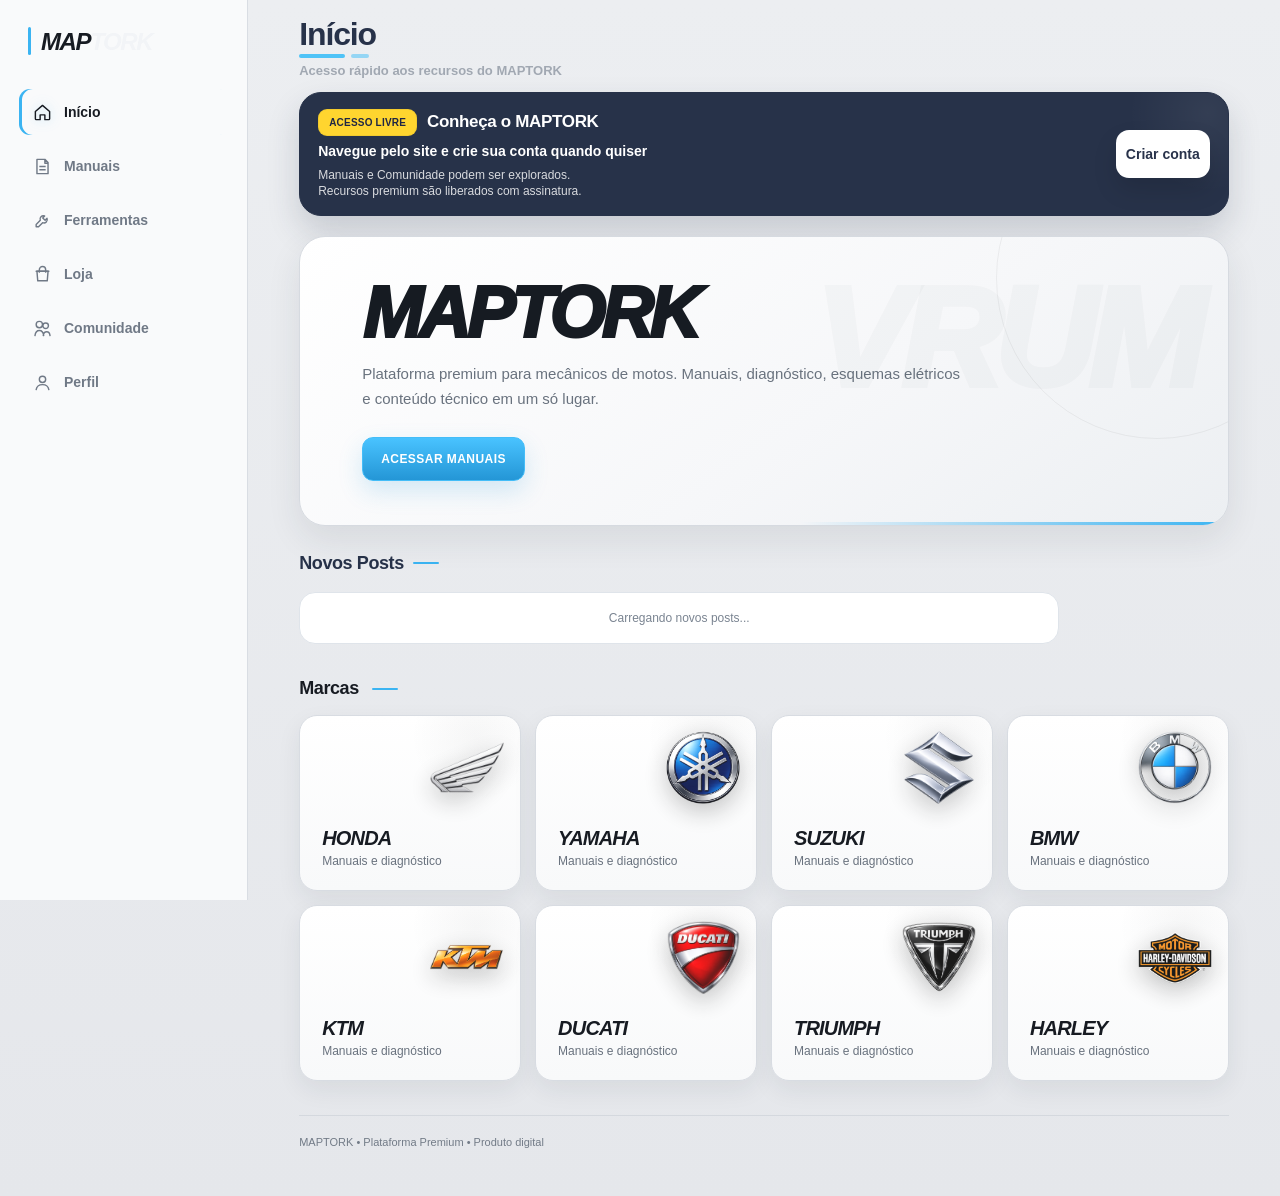
<file: valores-imprimir.html>
<!doctype html>
<html lang="pt-BR">
<head>
<meta charset="utf-8">
<meta name="viewport" content="width=device-width,initial-scale=1,maximum-scale=1">
<title>MAPTORK - Imprimir valores</title>
<style>
*{box-sizing:border-box}html,body{margin:0;background:#f3f5f8;color:#151515;font-family:Arial,Helvetica,sans-serif}.toolbar{position:sticky;top:0;z-index:5;display:flex;gap:10px;justify-content:center;padding:12px;background:#ffffff;border-bottom:1px solid #dbe2ea;box-shadow:0 4px 14px rgba(35,43,53,.05)}.toolbar button{height:42px;padding:0 18px;border-radius:11px;font-weight:800;border:1px solid #d6dce5;background:#f6f8fb;color:#273249}.toolbar .primary{background:linear-gradient(180deg,#52c4f7,#2ea7ea);border-color:#71cdf5;color:#fff;box-shadow:0 8px 18px rgba(46,167,234,.22)}.toolbar .primary:hover{filter:brightness(1.04)}.paper{width:min(760px,calc(100% - 24px));margin:18px auto;background:#fff;min-height:900px;padding:32px;box-shadow:0 5px 25px rgba(0,0,0,.08)}.top{display:flex;justify-content:space-between;align-items:flex-end;border-bottom:3px solid #2b9fdb;padding-bottom:13px;margin-bottom:22px}.brand{font-size:23px;font-weight:900}.sub{font-size:11px;color:#777;margin-top:4px}.date{font-size:11px;color:#666}.footer-brand{margin-top:8px;font-size:9px;color:#999;text-align:center}.footer-brand strong{font-size:10px;color:#777}table{width:100%;border-collapse:collapse;font-size:13px}th{background:#f2f2f2;text-align:left;padding:10px;border:1px solid #d7d7d7;text-transform:uppercase;font-size:10px}td{padding:11px 10px;border:1px solid #dedede}.num{width:42px;text-align:center;color:#777}.money{width:140px;text-align:right;font-weight:700}.total{margin-top:16px;margin-left:auto;width:270px;display:flex;justify-content:space-between;padding:14px 16px;border:2px solid #222;font-size:15px}.total strong{font-size:18px}.meta{display:grid;grid-template-columns:1fr 1fr;gap:7px 18px;margin:0 0 18px;padding:13px 15px;border:1px solid #dedede;background:#fafafa;font-size:11px;color:#333}.meta .wide{grid-column:1/-1;white-space:pre-wrap;overflow-wrap:anywhere;line-height:1.45}.meta b{font-weight:800}.footer{margin-top:34px;border-top:1px solid #ddd;padding-top:10px;font-size:10px;color:#777;text-align:center}.erro{padding:30px;text-align:center;color:#b00020}
@media(max-width:600px){.paper{width:100%;margin:0;box-shadow:none;padding:18px}.toolbar{padding:9px}.toolbar button{flex:1;padding:0 8px;font-size:12px}.top{align-items:flex-start}.total{width:100%}}
@media print{body{background:#fff}.toolbar{display:none}.paper{width:100%;margin:0;box-shadow:none;padding:12mm;min-height:0}@page{size:A4;margin:8mm}}
.toolbar .page-corner-close{position:absolute;right:12px;top:12px;width:42px;padding:0;border:0;border-radius:50%;background:transparent;font-size:32px;line-height:1;font-weight:300;color:#4f5d70}.toolbar .page-corner-close:hover{background:#eef4f8}
</style>
</head>
<body>
<div class="toolbar"><button class="page-corner-close" onclick="voltarPagina()" aria-label="Fechar">×</button><button class="primary" onclick="imprimirOuSalvarPdf()">Imprimir / Salvar PDF</button></div>
<main id="paper" class="paper"></main>
<script>
function moeda(v){return Number(v||0).toLocaleString('pt-BR',{style:'currency',currency:'BRL'})}
function esc(t){return String(t||'').replace(/[&<>\"']/g,c=>({'&':'&amp;','<':'&lt;','>':'&gt;','\"':'&quot;',"'":'&#039;'}[c]))}
function imprimirOuSalvarPdf(){
 try{
  if(window.AndroidApp && typeof window.AndroidApp.printPage==='function'){
   window.AndroidApp.printPage();
   return;
  }
 }catch(e){console.warn('Impressão Android indisponível:',e)}
 window.print();
}
function voltarPagina(){
 try{
  if(window.AndroidApp && typeof window.AndroidApp.closeInternalPage==='function'){
   window.AndroidApp.closeInternalPage();
   return;
  }
 }catch(e){console.warn('Fechamento Android indisponível:',e)}
 try{ if(window.opener){ window.close(); return; } }catch(e){}
 try{ sessionStorage.setItem('maptork_calculadora_valores_reabrir','1'); }catch(e){}
 if(history.length>1){ history.back(); } else { location.href='index.html'; }
}
try{
 const raw=location.hash.slice(1);
 if(!raw){ location.replace('index.html'); throw new Error('MAPTORK_REDIRECT_HOME'); }
 const d=JSON.parse(decodeURIComponent(raw));
 if(!d || !Array.isArray(d.itens) || !d.itens.length){ location.replace('index.html'); throw new Error('MAPTORK_REDIRECT_HOME'); }
 const rows=(d.itens||[]).map((it,i)=>`<tr><td class="num">${i+1}</td><td>${esc(it.descricao)}</td><td class="money">${moeda(it.valor)}</td></tr>`).join('');
 const meta=(d.vendedor||d.clienteNome||d.clienteTelefone||d.clienteObs)?`<div class="meta">${d.vendedor?`<div><b>Vendedor:</b> ${esc(d.vendedor)}</div>`:''}${d.clienteNome?`<div><b>Cliente:</b> ${esc(d.clienteNome)}</div>`:''}${d.clienteTelefone?`<div><b>Telefone:</b> ${esc(d.clienteTelefone)}</div>`:''}${d.clienteObs?`<div class="wide"><b>Observação:</b> ${esc(d.clienteObs)}</div>`:''}</div>`:''; document.getElementById('paper').innerHTML=`<div class="top"><div><div class="brand">${esc(d.loja||'Orçamento')}</div><div class="sub">Orçamento / Serviços</div></div><div class="date">Data: ${esc(d.data||'')}</div></div>${meta}<table><thead><tr><th>#</th><th>Descrição</th><th style="text-align:right">Valor</th></tr></thead><tbody>${rows}</tbody></table><div class="total"><span>TOTAL</span><strong>${moeda(d.total)}</strong></div><div class="footer">Documento gerado pela ferramenta MAPTORK</div><div class="footer-brand"><strong>MAPTORK</strong> · Calculadora de Valores</div>`;
 setTimeout(()=>imprimirOuSalvarPdf(),650);
}catch(e){if(e && e.message==='MAPTORK_REDIRECT_HOME'){}else{location.replace('index.html')}}
</script>
</body></html>
</file>
<file: style.css>
:root{
  --bg:#0e1013;
  --surface:#111318;
  --surface-2:#171a20;
  --surface-3:#1d2027;
  --line:#262b33;
  --line-strong:#343a46;
  --text:#f6f7f9;
  --muted:#8f98a6;
  --red:#ff2b32;
  --red-dark:#bd141a;
  --green:#22c875;
  --yellow:#f2b934;
  --blue:#4f8cff;
  --radius:18px;
  --radius-sm:12px;
  --sidebar:248px;
  --shadow:0 18px 50px rgba(0,0,0,.28);
}

*{box-sizing:border-box}
html{scroll-behavior:smooth;background:var(--bg)}
body{margin:0;min-height:100vh;background:linear-gradient(180deg,#101216 0%,#0d0f12 100%);color:var(--text);font-family:Inter,ui-sans-serif,-apple-system,BlinkMacSystemFont,"Segoe UI",Roboto,Arial,sans-serif;overflow-x:hidden}
button,input,select{font:inherit}
button{cursor:pointer}
img{max-width:100%}

.app{min-height:100vh;width:100%}
.sidebar{position:fixed;inset:0 auto 0 0;width:var(--sidebar);padding:26px 18px 22px;background:rgba(13,15,19,.96);border-right:1px solid var(--line);z-index:30;display:flex;flex-direction:column;backdrop-filter:blur(18px)}
.brand{position:relative;margin:4px 10px 34px;padding-left:13px;font-size:24px;font-weight:900;font-style:italic;letter-spacing:-1.4px;line-height:1}
.brand:before{content:"";position:absolute;left:0;top:-3px;width:3px;height:28px;border-radius:99px;background:var(--red)}
.brand span{color:#f2f4f7}
.nav{display:flex;flex-direction:column;gap:6px}
.nav button{width:100%;min-height:48px;border:1px solid transparent;background:transparent;color:#919aa8;border-radius:12px;padding:0 13px;display:flex;align-items:center;gap:12px;text-align:left;font-size:14px;font-weight:650;transition:background .2s,border-color .2s,color .2s,transform .2s}
.nav button:hover{background:#171a20;color:#fff}
.nav button.active{background:linear-gradient(90deg,rgba(255,43,50,.13),rgba(255,43,50,.035));border-color:rgba(255,43,50,.26);color:#fff;box-shadow:inset 3px 0 0 var(--red)}
.nav-icon{width:20px;height:20px;display:grid;place-items:center;flex:0 0 20px;color:currentColor}
.nav-icon svg{width:19px;height:19px;stroke:currentColor}

.main{margin-left:var(--sidebar);width:calc(100% - var(--sidebar));min-height:100vh;padding:26px clamp(24px,4vw,58px) 48px}
.top{max-width:1240px;margin:0 auto 28px;display:flex;align-items:center;justify-content:flex-end;gap:10px}
.user,.plano-topo-btn{height:42px;border-radius:11px;display:flex;align-items:center;justify-content:center;font-size:13px;font-weight:700}
.user{padding:0 14px;border:1px solid var(--line);background:rgba(17,19,24,.8);color:#c9ced6;box-shadow:0 8px 24px rgba(0,0,0,.12)}
.user:before{content:"";width:7px;height:7px;border-radius:50%;background:var(--green);margin-right:9px;box-shadow:0 0 0 3px rgba(34,200,117,.12)}

.plano-topo-btn{padding:0 15px;background:#15181e;border:1px solid var(--line);color:#aeb5c0;transition:.2s}
.plano-topo-btn:hover{transform:translateY(-1px);border-color:var(--line-strong);color:#fff}
.plano-topo-btn.sem-plano{background:#15181e;color:#8e97a4;border-color:#303641}
.plano-topo-btn.plano-mensal{background:rgba(34,200,117,.08);border-color:rgba(34,200,117,.45);color:#6fe3a8}
.plano-topo-btn.plano-trimestral{background:rgba(255,43,50,.08);border-color:rgba(255,43,50,.48);color:#ff6b70}
.plano-topo-btn.plano-anual{background:rgba(242,185,52,.08);border-color:rgba(242,185,52,.48);color:#ffd56c}

.page{width:100%;max-width:1240px;margin:0 auto;animation:pageIn .24s ease}
@keyframes pageIn{from{opacity:.35;transform:translateY(5px)}to{opacity:1;transform:none}}
.page>h1,.assinatura-header h1{font-size:clamp(31px,4vw,46px);line-height:1.02;letter-spacing:-1.9px;margin:0 0 10px;font-weight:820}
.page>p,.assinatura-header p{color:var(--muted);line-height:1.65;margin:0;max-width:760px}

.hero{position:relative;overflow:hidden;min-height:315px;border:1px solid var(--line);border-radius:26px;background:linear-gradient(135deg,#181b21 0%,#101216 55%,#0d0f12 100%);padding:44px clamp(26px,5vw,62px);display:grid;grid-template-columns:minmax(120px,230px) minmax(320px,1fr);gap:46px;align-items:center;box-shadow:var(--shadow)}
.hero:before{content:"";position:absolute;width:320px;height:320px;border:1px solid rgba(255,255,255,.04);border-radius:50%;right:-90px;top:-120px}
.hero:after{content:"";position:absolute;right:0;bottom:0;width:46%;height:3px;background:linear-gradient(90deg,transparent,var(--red))}
.hero .logo{width:min(210px,100%);height:165px;object-fit:contain;filter:drop-shadow(0 18px 25px rgba(0,0,0,.3))}
.hero h1{font-size:clamp(42px,6vw,72px);letter-spacing:-4px;line-height:.9;margin:0 0 16px;font-style:italic;font-weight:950}
.hero h1 span{color:#f2f4f7}
.hero p{max-width:610px;color:#aeb5c0;line-height:1.65;font-size:15px;margin:0 0 26px}

.hero-content{min-width:0}
.hero-update{margin:0 0 24px;padding:14px 16px;border:1px solid rgba(255,43,50,.28);border-radius:15px;background:rgba(255,43,50,.055);box-shadow:inset 3px 0 0 rgba(255,43,50,.72)}
.hero-update-kicker{margin:0 0 8px;color:#ff5960;font-size:10px;font-weight:950;letter-spacing:.8px;text-transform:uppercase}
.hero .hero-update-text{margin:0;color:#d4d8de;font-size:13px;line-height:1.5;white-space:pre-line}
.hero-update-btn{margin-top:12px;min-height:38px;padding:0 16px;border-radius:10px;border:1px solid rgba(255,52,60,.48);background:rgba(255,43,50,.12);color:#fff;font-size:10px;font-weight:900;letter-spacing:.3px}
.hero-update-btn:active{transform:scale(.99);background:rgba(255,43,50,.2)}
.hero-art{position:absolute;right:32px;top:22px;font-size:clamp(70px,11vw,150px);font-weight:950;font-style:italic;letter-spacing:-8px;color:rgba(255,255,255,.018);pointer-events:none;user-select:none}

.section{margin-top:34px}.section h2{font-size:18px;margin:0 0 16px;letter-spacing:-.4px}.section h2:after{content:"";display:inline-block;width:26px;height:2px;margin:0 0 4px 9px;background:var(--red);border-radius:10px}
.grid{display:grid;grid-template-columns:repeat(4,minmax(0,1fr));gap:14px}
.card{position:relative;background:linear-gradient(180deg,var(--surface-2),var(--surface));border:1px solid var(--line);border-radius:var(--radius);padding:22px;box-shadow:0 12px 32px rgba(0,0,0,.12)}
#brands .card{min-height:176px;display:flex;flex-direction:column;justify-content:flex-end;overflow:hidden;transition:transform .22s,border-color .22s,background .22s;cursor:pointer}
#brands .card:hover{transform:translateY(-4px);border-color:#3b424e;background:#191c22}
#brands .card:before{content:"";position:absolute;inset:0;background:radial-gradient(circle at 80% 12%,rgba(255,255,255,.045),transparent 28%);pointer-events:none}
.marcas{position:absolute;right:16px;top:14px;width:74px;height:74px;object-fit:contain;opacity:.9;filter:drop-shadow(0 8px 12px rgba(0,0,0,.25))}
.brand-name{font-size:20px;font-weight:850;font-style:italic;letter-spacing:-.8px;color:#f5f6f8;margin-bottom:4px}.muted{color:var(--muted);font-size:12px}

.cta{min-height:44px;border:1px solid rgba(255,255,255,.06);border-radius:11px;padding:0 18px;background:linear-gradient(180deg,#ff3a40,#e51b22);color:#fff;font-size:12px;font-weight:800;letter-spacing:.45px;box-shadow:0 9px 24px rgba(229,27,34,.17);transition:transform .18s,filter .18s,box-shadow .18s}
.cta:hover{transform:translateY(-1px);filter:brightness(1.07);box-shadow:0 12px 28px rgba(229,27,34,.23)}.cta:active{transform:translateY(0)}

.form-card{max-width:720px;margin-top:18px}.field{margin-bottom:16px}.field label{display:block;color:#c8ced7;font-size:13px;font-weight:700;margin-bottom:8px}.field input,.field select,.drive-search input{width:100%;height:48px;border:1px solid var(--line);border-radius:12px;background:#0d0f13;color:#f5f6f8;padding:0 14px;outline:none;transition:border-color .2s,box-shadow .2s}.field input:focus,.field select:focus,.drive-search input:focus{border-color:#555e6e;box-shadow:0 0 0 3px rgba(79,140,255,.08)}

.drive-search{max-width:760px;padding:28px;margin-top:4px}.drive-search .field{margin:0}.drive-search .logo{width:350px;height:250px;object-fit:contain;margin-bottom:12px}.drive-search h4{margin:0 0 6px;font-size:14px;line-height:1.5;color:#e2e5e9}.drive-search p{margin:0 0 16px;color:var(--muted)}.drive-search .cta{margin-top:12px;width:100%}
.manual-slider{width:100%;max-width:560px;margin:0 auto 14px;position:relative}.manual-slider-track{position:relative;width:100%;aspect-ratio:4/3;border-radius:18px;overflow:hidden;background:#f3f6fa;border:1px solid rgba(207,213,222,.9);box-shadow:0 16px 34px rgba(28,39,54,.10)}.manual-slide{position:absolute;inset:0;width:100%;height:100%;object-fit:cover;object-position:center center;opacity:0;visibility:hidden;transition:opacity .45s ease,visibility .45s ease}.manual-slide.active{opacity:1;visibility:visible}.manual-slider-dots{display:flex;justify-content:center;gap:8px;margin-top:12px}.manual-slider-dots span{width:8px;height:8px;border-radius:999px;background:rgba(145,156,171,.35);transition:transform .2s ease,background .2s ease}.manual-slider-dots span.active{background:#3bb4f2;transform:scale(1.18)}



.moto-01{width:300px;height:250px;object-fit:contain;margin-bottom:12px}.drive-search h4{margin:0 0 6px;font-size:14px;line-height:1.5;color:#e2e5e9}.drive-search p{margin:0 0 16px;color:var(--muted)}.drive-search .cta{margin-top:12px;width:100%}






.diagnostic-result{display:none;margin-top:16px;border-radius:12px;padding:13px 15px;background:#15181e;border:1px solid var(--line);color:#c7cdd5;font-size:13px;line-height:1.45}.success-box{background:rgba(34,200,117,.08);border-color:rgba(34,200,117,.28);color:#a7eccb}.error-box{background:#15181e!important;border-color:#353b46!important;color:#c4cad2!important}
#pagamentoMensagem.error-box,#esquemasMensagem,#esquemasMensagem.error-box{background:#15181e!important;border-color:#353b46!important;color:#c4cad2!important}
.drive-results{display:grid;grid-template-columns:1fr;gap:14px;margin-top:16px}
.pdf-card{position:relative;display:grid;grid-template-columns:64px minmax(0,1fr) auto;gap:16px;align-items:center;background:linear-gradient(180deg,rgba(23,27,35,.98),rgba(18,22,29,.98));border:1px solid var(--line);border-radius:22px;padding:18px 20px;cursor:pointer;transition:transform .16s ease,box-shadow .16s ease,border-color .16s ease;min-width:0}
.pdf-card:hover,.pdf-card:focus-visible{transform:translateY(-1px);border-color:rgba(255,255,255,.12);box-shadow:0 10px 24px rgba(0,0,0,.22);outline:none}
.pdf-icon{width:56px;height:56px;display:grid;place-items:center;background:#242a35;border:1px solid #343b47;border-radius:16px;color:#dfe5ee;flex-shrink:0}
.pdf-icon svg{width:28px;height:28px;display:block}
.pdf-copy{min-width:0;display:grid;gap:6px}
.pdf-title{font-weight:800;line-height:1.25;font-size:clamp(18px,2.1vw,24px);letter-spacing:-.02em;color:#f5f7fb;word-break:break-word}
.pdf-meta{display:flex;align-items:center;gap:8px;flex-wrap:wrap;color:#a7b0bc;font-size:14px;font-weight:600}
.pdf-meta .dot{opacity:.55}
.pdf-action{display:grid;justify-items:end;align-content:center;gap:8px;color:#ff6268;font-weight:700;min-width:74px}
.pdf-open{font-size:16px;line-height:1.1;white-space:nowrap}
.pdf-action svg{width:20px;height:20px;display:block;color:#c6d4ff}
.pdf-loading{display:block;text-align:center;padding:30px}
@media(max-width:600px){.pdf-card{grid-template-columns:56px minmax(0,1fr) auto;gap:14px;padding:16px 16px 16px 14px;border-radius:18px}.pdf-icon{width:48px;height:48px;border-radius:14px}.pdf-icon svg{width:24px;height:24px}.pdf-title{font-size:17px}.pdf-meta{font-size:13px}.pdf-action{min-width:58px}.pdf-open{font-size:14px}}
.loader{width:18px;height:18px;border:2px solid #343943;border-top-color:var(--red);border-radius:50%;animation:spin .7s linear infinite}@keyframes spin{to{transform:rotate(360deg)}}

.assinatura-header{margin-bottom:24px}.assinatura-badge{display:inline-flex;align-items:center;min-height:28px;padding:0 10px;border-radius:99px;background:rgba(255,43,50,.08);border:1px solid rgba(255,43,50,.2);color:#ff757a;font-size:11px;font-weight:800;margin-bottom:12px}
.planos-grid{display:grid;grid-template-columns:repeat(3,minmax(0,1fr));gap:16px;align-items:stretch}.plano-card{overflow:hidden;display:flex;flex-direction:column;min-height:510px;padding:26px 24px;border-top-width:2px}.plano-card:nth-child(1){border-top-color:var(--green)}.plano-card:nth-child(2){border-top-color:var(--red)}.plano-card:nth-child(3){border-top-color:var(--yellow)}
.plano-periodo{font-size:11px;font-weight:800;text-transform:uppercase;letter-spacing:.8px;color:var(--muted);margin-bottom:13px}.plano-card h2{font-size:24px;letter-spacing:-.8px;margin:0 0 8px}.plano-card>p{color:var(--muted);font-size:13px;line-height:1.5;min-height:39px;margin:0}.plano-preco{display:flex;align-items:flex-end;gap:8px;margin:25px 0 22px}.plano-preco strong{font-size:32px;letter-spacing:-1.4px}.plano-preco span{font-size:12px;color:var(--muted);padding-bottom:5px}.plano-beneficios{list-style:none;padding:0;margin:0 0 24px;display:grid;gap:11px}.plano-beneficios li{position:relative;padding-left:22px;color:#c6ccd4;font-size:13px}.plano-beneficios li:before{content:"✓";position:absolute;left:0;font-weight:900}.plano-card:nth-child(1) .plano-beneficios li:before{color:var(--green)}.plano-card:nth-child(2) .plano-beneficios li:before{color:var(--red)}.plano-card:nth-child(3) .plano-beneficios li:before{color:var(--yellow)}.plano-btn{width:100%;margin-top:auto}.plano-card:nth-child(1) .plano-btn{background:#15995a;box-shadow:none}.plano-card:nth-child(2) .plano-btn{background:#df2027}.plano-card:nth-child(3) .plano-btn{background:#b88716;color:#fff;box-shadow:none}.plano-selo{position:absolute;right:14px;top:14px;background:rgba(255,43,50,.1);border:1px solid rgba(255,43,50,.24);color:#ff7378;border-radius:99px;padding:5px 8px;font-size:9px;font-weight:900;text-transform:uppercase;letter-spacing:.4px}.plano-selo.economia{background:rgba(242,185,52,.09);border-color:rgba(242,185,52,.23);color:#eeca75}.pagamento-seguro{margin-top:16px;padding:20px 22px}.pagamento-seguro h3{font-size:14px;margin:0 0 6px}.pagamento-seguro p{font-size:12px;margin:0;color:var(--muted)}

#esquemas .grid{grid-template-columns:repeat(4,minmax(0,1fr));margin-top:22px}.esquema-card{display:flex;flex-direction:column;min-height:230px}.esquema-icone{width:44px;height:44px;border-radius:12px;display:grid;place-items:center;background:#1b1e24;border:1px solid #2b3038;font-size:20px;margin-bottom:18px}.esquema-card h3{margin:0 0 7px;font-size:17px}.esquema-card p{line-height:1.55;margin:0 0 18px}.esquema-card .esquema-btn{width:100%;margin-top:auto;background:#242932;border-color:#343a45;box-shadow:none}.esquema-aviso{margin-top:16px}.esquema-aviso h3{margin:0 0 6px}.esquema-aviso p{margin:0;color:var(--muted)}
.ferramenta-selo-gratis{position:absolute;top:16px;right:16px;display:inline-flex;align-items:center;justify-content:center;min-height:28px;padding:0 10px;border-radius:999px;background:rgba(24,214,107,.12);border:1px solid rgba(24,214,107,.28);color:#7bf0ab;font-size:10px;font-weight:900;letter-spacing:.3px;text-transform:uppercase;box-shadow:none;z-index:2}
@media(max-width:600px){.ferramenta-selo-gratis{top:14px;right:14px;min-height:26px;padding:0 9px;font-size:9px}}


.admin-toolbar{margin-top:18px;display:flex;align-items:center;gap:10px}.admin-users{display:grid;grid-template-columns:repeat(2,minmax(0,1fr));gap:14px;margin-top:16px}.admin-user-card{background:var(--surface);border:1px solid var(--line);border-radius:15px;padding:18px}.admin-user-card h3{margin:0 0 8px}.admin-user-plan-active,.admin-user-plan-mensal{color:#6fe3a8!important;font-weight:700}.admin-user-plan-trimestral{color:#ff6b70!important;font-weight:700}.admin-user-plan-anual{color:#ffd56c!important;font-weight:700}.admin-user-card p{margin:4px 0;color:var(--muted)}.admin-actions{display:flex;gap:8px;flex-wrap:wrap;margin-top:14px}.admin-actions .cta{min-height:36px}.admin-secondary{background:#232832;border-color:#343b47;box-shadow:none}.admin-secondary:hover{background:#2a303a}.admin-image-card{margin-top:16px}
.admin-image-card textarea{width:100%;min-height:96px;resize:vertical;padding:13px 14px;border-radius:12px;border:1px solid var(--line);background:#0d0f13;color:#e9edf2;font:inherit;outline:none}
.admin-image-card textarea:focus{border-color:#d6252c;box-shadow:0 0 0 2px rgba(214,37,44,.12)}
.admin-image-preview{margin:14px 0 16px;padding:16px;border:1px solid var(--line);border-radius:18px;background:#11151b;display:flex;align-items:center;justify-content:center;min-height:220px;overflow:hidden}.admin-image-preview img{display:block;width:min(100%,300px);height:250px;object-fit:contain}.admin-image-card input{width:100%}.admin-image-card input[type=file]{width:100%;min-height:52px;padding:10px 12px;border:1px solid var(--line);border-radius:12px;background:#0d0f13;color:#dfe3e8}.admin-image-help{display:block;margin-top:8px;color:#8f97a2;font-size:12px;line-height:1.45}
.conta-atalhos-card p.conta-atalhos-texto{margin:0 0 14px;color:var(--muted);line-height:1.55}
.conta-atalhos-lista{display:grid;gap:10px}
.conta-atalho-item{min-height:68px}
.conta-atalho-item .admin-config-copy strong{display:block}
.conta-atalho-item .admin-config-copy small{display:block;margin-top:4px;color:var(--muted);font-size:12px;line-height:1.45}

.footer{max-width:1240px;margin:34px auto 0;border-top:1px solid var(--line);padding-top:20px;color:#69717e;font-size:11px}

@media(max-width:1080px){
  :root{--sidebar:220px}.main{padding-left:28px;padding-right:28px}.grid{grid-template-columns:repeat(3,minmax(0,1fr))}.hero{grid-template-columns:160px 1fr;gap:30px}.hero .logo{height:140px}.hero-art{display:none}#esquemas .grid{grid-template-columns:repeat(2,minmax(0,1fr))}
}
@media(max-width:820px){
  :root{--sidebar:0px}.sidebar{inset:auto 0 0 0;width:100%;height:78px;padding:8px 8px calc(8px + env(safe-area-inset-bottom));border-right:0;border-top:1px solid var(--line);display:block;background:rgba(10,12,15,.96)}.brand{display:none}.nav{height:100%;display:flex;flex-direction:row;align-items:center;justify-content:space-around;gap:4px;overflow-x:auto;scrollbar-width:none}.nav::-webkit-scrollbar{display:none}.nav button{width:auto;min-width:76px;min-height:56px;padding:6px 8px;flex-direction:column;justify-content:center;gap:4px;border-radius:12px;font-size:10px;white-space:nowrap}.nav button{position:relative}.nav button.active{background:transparent;border-color:transparent;box-shadow:none;color:#fff;text-shadow:0 0 10px rgba(255,255,255,.08)}.nav button.active .nav-icon svg{filter:drop-shadow(0 0 6px rgba(255,43,50,.35))}.nav button.active::after{content:"";position:absolute;left:18%;right:18%;bottom:2px;height:4px;border-radius:999px;background:rgba(255,43,50,.92);box-shadow:0 0 14px rgba(255,43,50,.42)}.nav-icon{width:20px;height:20px}.nav-icon svg{width:20px;height:20px}.main{margin-left:0;width:100%;padding:18px 18px calc(102px + env(safe-area-inset-bottom))}.top{margin-bottom:18px}.hero{min-height:auto;grid-template-columns:1fr;padding:28px 24px;gap:18px}.hero .logo{width:124px;height:90px}.hero h1{font-size:48px;letter-spacing:-3px}.grid{grid-template-columns:repeat(2,minmax(0,1fr))}.planos-grid{grid-template-columns:1fr}.plano-card{min-height:auto}.drive-results,.admin-users{grid-template-columns:1fr}
}
@media(max-width:520px){
  .main{padding-left:14px;padding-right:14px}.top{justify-content:space-between}.user{min-width:0;max-width:64%;overflow:hidden;white-space:nowrap;text-overflow:ellipsis}.plano-topo-btn{padding:0 11px;font-size:10px}.hero{border-radius:20px;padding:24px 20px}.hero h1{font-size:42px}.hero p{font-size:13px}.grid{gap:10px}#brands .card{min-height:150px;padding:16px}.marcas{width:58px;height:58px;right:10px;top:10px}.brand-name{font-size:16px}.muted{font-size:10px}.page>h1,.assinatura-header h1{font-size:32px}.drive-search{padding:20px}.pdf-card{grid-template-columns:44px 1fr}.pdf-card .cta{grid-column:1/-1;width:100%}#esquemas .grid{grid-template-columns:1fr}.nav button{min-width:0}.admin-toolbar{align-items:stretch;flex-direction:column}.admin-toolbar .cta{width:100%}
}

/* Mobile bottom navigation: compacta todos os itens sem rolagem horizontal */
@media (max-width: 900px){
  .nav{justify-content:space-evenly;overflow-x:hidden;gap:3px;width:100%}
  .nav button{flex:1 1 0;min-width:0;width:auto;padding:6px 3px;gap:4px;font-size:10px;letter-spacing:-.05px}
  .nav-icon{width:19px;height:19px;flex:0 0 19px}
  .nav-icon svg{width:19px;height:19px}
}
@media (max-width: 420px){
  .sidebar{height:72px;padding-left:5px;padding-right:5px}
  .nav button{min-height:50px;padding-left:2px;padding-right:2px;font-size:8px}
  .nav-icon,.nav-icon svg{width:17px;height:17px}
  .main{padding-bottom:calc(94px + env(safe-area-inset-bottom))}
}

/* ======================================================
   CORRECAO MOBILE - RESULTADOS DE PDF SEM ESTOURAR A TELA
   ====================================================== */
html,
body,
.app,
.main,
.page,
#manuais,
.drive-search,
#driveStatus,
.drive-results,
.pdf-card{
  max-width:100%;
  min-width:0;
}

html,
body,
.app,
.main{
  overflow-x:hidden;
}

#manuais{
  width:100%;
  overflow-x:hidden;
}

.drive-search{
  width:100%;
}

.drive-search .field,
.drive-search label,
.drive-search h4,
.drive-search p,
#driveStatus{
  min-width:0;
  max-width:100%;
  overflow-wrap:anywhere;
  word-break:normal;
}

.drive-results{
  width:100%;
  max-width:100%;
  min-width:0;
  overflow:hidden;
}

.pdf-card{
  width:100%;
  max-width:100%;
  min-width:0;
  overflow:hidden;
}

.pdf-card > *{
  min-width:0;
  max-width:100%;
}

.pdf-title{
  min-width:0;
  max-width:100%;
  overflow-wrap:anywhere;
  word-break:break-word;
  white-space:normal;
}

@media (max-width: 520px){
  #manuais{
    width:100%;
  }

  .drive-search{
    width:100%;
    padding:18px;
  }

  .manual-slider{
    width:100%;
    max-width:100%;
    margin-bottom:10px;
  }

  .manual-slider-track{
    aspect-ratio:4/3;
    border-radius:18px;
  }

  .manual-slider-dots{
    margin-top:10px;
  }

  .drive-results{
    display:grid;
    grid-template-columns:minmax(0,1fr);
    gap:12px;
  }

  .pdf-card{
    display:grid;
    grid-template-columns:40px minmax(0,1fr);
    gap:10px 12px;
    padding:14px;
    align-items:center;
  }

  .pdf-icon{
    width:40px;
    height:40px;
    font-size:10px;
  }

  .pdf-title{
    font-size:14px;
    line-height:1.4;
  }

  .pdf-card .cta{
    grid-column:1 / -1;
    width:100%;
    min-width:0;
    max-width:100%;
  }
}

@media (max-width: 360px){
  .main{
    padding-left:10px;
    padding-right:10px;
  }

  .drive-search{
    padding:15px;
  }

  .pdf-card{
    grid-template-columns:34px minmax(0,1fr);
    padding:12px;
    gap:9px;
  }

  .pdf-icon{
    width:34px;
    height:34px;
    font-size:9px;
  }
}

/* ======================================================
   MAPTORK - FERRAMENTAS / CALCULADORA DE PASTILHA
====================================================== */
.pastilha-launcher{margin:0 0 18px;max-width:none}
.pastilha-card{margin:0}
.pastilha-card-icone{background:#7b171b!important;border-color:#a9272d!important;color:#fff!important}
.pastilha-open-btn{width:100%}

.pastilha-calculadora{background:var(--surface);border:1px solid var(--line);border-radius:15px;padding:14px;max-width:820px;margin:0 0 18px}
.pastilha-calculadora-topo{display:flex;justify-content:space-between;align-items:flex-start;gap:10px;margin-bottom:9px}
.pastilha-calculadora-topo h3{font-size:16px;margin:0 0 3px;letter-spacing:-.2px}
.pastilha-calculadora-topo p{font-size:10px;color:var(--muted);margin:0;line-height:1.35}
.pastilha-fechar{width:30px;height:30px;flex:0 0 30px;border-radius:8px;border:1px solid #353a43;background:#202329;color:#cbd0d7;font-size:20px;line-height:1;padding:0}
.pastilha-formula{padding:7px 9px;margin-bottom:10px;border-radius:8px;background:#17191e;border:1px solid #292e36;color:#aeb5bf;font-size:9px;line-height:1.3;text-align:center}
.pastilha-referencia{margin:0 0 10px;padding:0;overflow:hidden;border:1px solid #292e36;border-radius:10px;background:#fff}
.pastilha-referencia img{display:block;width:100%;height:auto;max-height:560px;object-fit:contain;background:#fff}
.pastilha-grid-calc{display:grid;gap:7px}
.pastilha-linha{display:grid;grid-template-columns:56px repeat(3,minmax(72px,1fr)) 84px;gap:7px;align-items:end;padding:8px;border:1px solid #292e36;border-radius:10px;background:#121418}
.pastilha-tipo{height:34px;display:grid;place-items:center;border-radius:8px;font-size:10px;font-weight:900;letter-spacing:.4px;color:#fff;border:1px solid transparent}
.pastilha-tipo.adm{background:#178618;border-color:#23a024;color:#fff}
.pastilha-tipo.esc{background:#c01211;border-color:#d82624;color:#fff}
.pastilha-linha label,.pastilha-resultado{display:block;min-width:0}
.pastilha-linha label span,.pastilha-resultado>span{display:block;margin:0 0 3px;font-size:8px;color:#7f8792;text-transform:uppercase;font-weight:800;letter-spacing:.35px;text-align:center}
.pastilha-linha input,.pastilha-resultado-box{width:100%;height:34px;padding:0 8px;border:1px solid #343a43;border-radius:8px;background:#0d0f12;color:#f4f4f4;font-size:12px;outline:none}
.pastilha-linha input{text-align:center;-moz-appearance:textfield}
.pastilha-linha input::-webkit-outer-spin-button,.pastilha-linha input::-webkit-inner-spin-button{-webkit-appearance:none;margin:0}
.pastilha-linha input:focus{border-color:#626a76}
.pastilha-resultado-box{display:flex;align-items:center;justify-content:center;gap:2px}
.pastilha-resultado strong{font-size:12px;line-height:1;color:#fff}
.pastilha-resultado small{font-size:8px;color:#8f96a0}
.pastilha-acoes{display:flex;justify-content:flex-end;gap:7px;margin-top:10px}
.pastilha-acoes button{min-height:34px;border-radius:8px;padding:0 12px;font-size:10px;font-weight:800}
.pastilha-limpar{background:#1b1e24;border:1px solid #343a43;color:#adb4be}
.pastilha-voltar{background:#242932;border:1px solid #3a404a;color:#f2f3f5}

@media(max-width:520px){
  .pastilha-launcher{margin-bottom:12px}
  .pastilha-calculadora{padding:10px;border-radius:12px;margin-bottom:12px}
  .pastilha-calculadora-topo{margin-bottom:7px}.pastilha-calculadora-topo h3{font-size:14px}.pastilha-calculadora-topo p{font-size:9px}
  .pastilha-fechar{width:27px;height:27px;flex-basis:27px;font-size:18px}
  .pastilha-formula{padding:6px 7px;margin-bottom:7px;font-size:8px}
  .pastilha-referencia{margin-bottom:7px;border-radius:8px}
  .pastilha-referencia img{max-height:none}
  .pastilha-grid-calc{gap:6px}
  .pastilha-linha{grid-template-columns:46px repeat(3,minmax(0,1fr)) 62px;gap:4px;padding:6px;border-radius:9px}
  .pastilha-tipo{height:31px;font-size:8px;border-radius:7px}
  .pastilha-linha label span,.pastilha-resultado>span{font-size:7px;letter-spacing:0}
  .pastilha-linha input,.pastilha-resultado-box{height:31px;padding:0 4px;font-size:11px;border-radius:7px}
  .pastilha-resultado strong{font-size:11px}.pastilha-resultado small{font-size:7px}
  .pastilha-acoes{margin-top:7px}.pastilha-acoes button{min-height:31px;font-size:9px;padding:0 9px}
}



/* ======================================================\n   MAPTORK - CALCULADORA DE VALORES\n====================================================== */
.valores-launcher{margin:0 0 18px;max-width:none}
.valores-card{margin:0}
.valores-card-icone{background:#176b43!important;border-color:#248b5a!important;color:#fff!important;font-size:14px!important;font-weight:900!important}
.multimetro-icone{background:rgba(255,196,0,.08)!important;border-color:rgba(255,196,0,.22)!important;color:#ffcf33!important}
.pinagem-icone{background:rgba(72,145,255,.08)!important;border-color:rgba(72,145,255,.20)!important;color:#7fb0ff!important}
.parametros-icone{background:rgba(56,205,125,.08)!important;border-color:rgba(56,205,125,.18)!important;color:#5ce098!important}
.estatores-icone{background:rgba(255,255,255,.05)!important;border-color:rgba(255,255,255,.12)!important;color:#d8dee9!important}

.valores-open-btn{width:100%}
.valores-calculadora{background:var(--surface);border:1px solid var(--line);border-radius:15px;padding:14px;max-width:820px;margin:0 0 18px}
.valores-calculadora-topo{display:flex;justify-content:space-between;align-items:flex-start;gap:10px;margin-bottom:12px}
.valores-calculadora-topo h3{font-size:16px;margin:0 0 3px;letter-spacing:-.2px}
.valores-calculadora-topo p{font-size:10px;color:var(--muted);margin:0;line-height:1.35}
.valores-fechar{width:30px;height:30px;flex:0 0 30px;border-radius:8px;border:1px solid #353a43;background:#202329;color:#cbd0d7;font-size:20px;line-height:1;padding:0}
.valores-cabecalho{display:grid;grid-template-columns:minmax(0,1fr) 112px 34px;gap:7px;padding:0 2px 5px;color:#7f8792;text-transform:uppercase;font-size:8px;font-weight:800;letter-spacing:.35px}
.valores-cabecalho span:nth-child(2){text-align:center}
.valores-itens{display:grid;gap:7px}
.valores-item{display:grid;grid-template-columns:minmax(0,1fr) 112px 34px;gap:7px;align-items:center;padding:7px;border:1px solid #292e36;border-radius:10px;background:#121418}
.valores-item input{width:100%;height:36px;border:1px solid #343a43;border-radius:8px;background:#0d0f12;color:#f4f4f4;padding:0 10px;outline:none;font-size:12px}
.valores-item input:focus{border-color:#626a76}
.valores-item .valor-item-valor{text-align:right}
.valores-remover{width:34px;height:34px;border-radius:8px;border:1px solid #5f2428;background:#371518;color:#ff8a91;font-size:18px;line-height:1;padding:0}
.valores-adicionar{width:100%;height:36px;margin-top:8px;border:1px dashed #3b424d;border-radius:9px;background:#171a1f;color:#d7dbe1;font-size:10px;font-weight:800}
.valores-total-box{display:flex;justify-content:space-between;align-items:center;margin-top:10px;padding:12px 13px;border:1px solid #276d4d;border-radius:10px;background:#11261c}
.valores-total-box span{font-size:11px;color:#99b6a7;font-weight:800;text-transform:uppercase;letter-spacing:.3px}
.valores-total-box strong{font-size:18px;color:#64e39d;letter-spacing:-.2px}
.valores-acoes{display:grid;grid-template-columns:auto 1fr auto;gap:7px;margin-top:10px}
.valores-acoes button{min-height:36px;border-radius:8px;padding:0 12px;font-size:10px;font-weight:800}
.valores-limpar,.valores-voltar{background:#1b1e24;border:1px solid #343a43;color:#adb4be}
.valores-pdf{background:#176b43;border:1px solid #248b5a;color:#fff}

@media (max-width:600px){
  .valores-launcher{margin-bottom:12px}
  .valores-calculadora{padding:10px;border-radius:12px;margin-bottom:12px}
  .valores-calculadora-topo{margin-bottom:9px}.valores-calculadora-topo h3{font-size:14px}.valores-calculadora-topo p{font-size:9px}
  .valores-fechar{width:27px;height:27px;flex-basis:27px;font-size:18px}
  .valores-cabecalho{grid-template-columns:minmax(0,1fr) 88px 30px;gap:5px;font-size:7px}
  .valores-itens{gap:6px}
  .valores-item{grid-template-columns:minmax(0,1fr) 88px 30px;gap:5px;padding:6px;border-radius:9px}
  .valores-item input{height:33px;padding:0 7px;font-size:11px;border-radius:7px}
  .valores-remover{width:30px;height:30px;font-size:16px;border-radius:7px}
  .valores-adicionar{height:33px;font-size:9px}
  .valores-total-box{padding:10px 11px}.valores-total-box span{font-size:9px}.valores-total-box strong{font-size:16px}
  .valores-acoes{grid-template-columns:1fr 1.35fr;gap:6px}
  .valores-acoes button{min-height:34px;padding:0 8px;font-size:9px}
  .valores-voltar{grid-column:1/-1}
}


/* MAPTORK - botão salvar imagem */
.valores-imagem{
  border:1px solid #237b50;
  background:#123c2a;
  color:#6ee7a8;
  border-radius:12px;
  min-height:48px;
  padding:0 14px;
  font-weight:700;
}
.valores-imagem:active{transform:scale(.98)}
@media (max-width:560px){
  .valores-acoes{
    display:grid;
    grid-template-columns:1fr 1fr;
    gap:10px;
  }
  .valores-voltar{grid-column:1 / -1}
}


/* Calculadora de valores - ações corrigidas */
.valores-acoes{grid-template-columns:1fr 1fr!important;gap:7px!important}
.valores-acoes button{min-height:38px!important;border-radius:8px!important;padding:0 10px!important;font-size:10px!important}
.valores-imagem{background:#176b43!important;border:1px solid #248b5a!important;color:#fff!important;min-height:38px!important}
.valores-pdf{background:#1f2329!important;border:1px solid #454c57!important;color:#fff!important}
.valores-limpar,.valores-voltar{background:#171a1f!important;border:1px solid #343a43!important;color:#b8bec7!important}
@media(max-width:560px){.valores-acoes{grid-template-columns:1fr 1fr!important}.valores-voltar{grid-column:auto!important}}


/* ===== MAPTORK - Dados do vendedor/cliente ===== */
.valores-dados{display:grid;gap:9px;margin:12px 0 14px}
.valores-dados-aba{border:1px solid #2c313a;border-radius:12px;background:#121419;overflow:hidden}
.valores-dados-aba summary{list-style:none;min-height:46px;padding:0 13px;display:flex;align-items:center;color:#eef0f3;font-size:13px;font-weight:800;cursor:pointer}
.valores-dados-aba summary::-webkit-details-marker{display:none}
.valores-dados-aba summary::after{content:"+";margin-left:auto;color:#929aa6;font-size:19px}
.valores-dados-aba[open] summary::after{content:"−"}
.valores-dados-conteudo{padding:0 12px 12px}
.valores-dados-conteudo label{display:flex;flex-direction:column;gap:6px}
.valores-dados-conteudo label span{font-size:10px;font-weight:800;color:#858e9c;text-transform:uppercase;letter-spacing:.45px}
.valores-dados-conteudo input{width:100%;height:46px;padding:0 12px;border:1px solid #303641;border-radius:10px;background:#0e1014;color:#f5f6f7;outline:none}
.valores-dados-conteudo input:focus{border-color:#4b5360}
.valores-cliente-grid{display:grid;grid-template-columns:1fr 1fr;gap:10px}
.valores-dados-full{grid-column:1/-1}
.valores-acoes-principal{display:grid!important;grid-template-columns:1fr 1fr!important;gap:10px!important}
.valores-acoes-principal button{width:100%;min-height:52px}
@media(max-width:520px){.valores-cliente-grid{grid-template-columns:1fr}.valores-dados-full{grid-column:auto}}


/* ===== Campo Nome da Loja ===== */
.valores-loja-campo{
  display:flex;
  flex-direction:column;
  gap:6px;
  border:1px solid #2c313a;
  border-radius:12px;
  background:#121419;
  padding:11px 12px 12px;
}
.valores-loja-campo span{
  font-size:10px;
  font-weight:800;
  color:#858e9c;
  text-transform:uppercase;
  letter-spacing:.45px;
}
.valores-loja-campo input{
  width:100%;
  height:46px;
  padding:0 12px;
  border:1px solid #303641;
  border-radius:10px;
  background:#0e1014;
  color:#f5f6f7;
  outline:none;
}
.valores-loja-campo input:focus{border-color:#4b5360}

.valores-dados-conteudo textarea{
  width:100%;
  min-height:58px;
  max-height:180px;
  resize:none;
  overflow-y:auto;
  padding:12px;
  border:1px solid #303641;
  border-radius:10px;
  background:#0e1014;
  color:#f5f6f7;
  outline:none;
  line-height:1.4;
  font:inherit;
}
.valores-dados-conteudo textarea:focus{border-color:#4b5360}


/* =====================================================
   MAPTORK - CALCULADORA DE VALORES TEMA BRANCO
   Apenas a calculadora de valores muda de tema.
===================================================== */

#calculadoraValores{
  background:#ffffff !important;
  color:#171717 !important;
  border:1px solid #d9d9d9 !important;
  box-shadow:0 12px 32px rgba(0,0,0,.14) !important;
}

#calculadoraValores .valores-calculadora-topo{
  border-bottom:1px solid #e4e4e4;
  padding-bottom:14px;
  margin-bottom:14px;
}

#calculadoraValores .valores-calculadora-topo h3{
  color:#151515 !important;
}

#calculadoraValores .valores-calculadora-topo p{
  color:#777 !important;
}

#calculadoraValores .valores-fechar{
  background:#f3f3f3 !important;
  color:#444 !important;
  border:1px solid #d7d7d7 !important;
}

#calculadoraValores .valores-fechar:hover{
  background:#e9e9e9 !important;
}

#calculadoraValores .valores-dados,
#calculadoraValores .valores-meta-grid{
  color:#222 !important;
}

#calculadoraValores .valores-loja-campo,
#calculadoraValores .valores-dados-aba,
#calculadoraValores .valores-cliente-box{
  background:#ffffff !important;
  border:1px solid #dddddd !important;
}

#calculadoraValores .valores-loja-campo span,
#calculadoraValores .valores-dados-conteudo label span,
#calculadoraValores .valores-dados-aba summary,
#calculadoraValores .valores-cliente-box summary,
#calculadoraValores .valores-meta-campo > span{
  color:#4b4b4b !important;
}

#calculadoraValores .valores-dados-aba summary,
#calculadoraValores .valores-cliente-box summary{
  background:#f7f7f7 !important;
}

#calculadoraValores .valores-dados-aba summary::after,
#calculadoraValores .valores-cliente-box summary::after{
  color:#777 !important;
}

#calculadoraValores input,
#calculadoraValores textarea{
  background:#ffffff !important;
  color:#171717 !important;
  border:1px solid #cfcfcf !important;
  box-shadow:none !important;
}

#calculadoraValores input::placeholder,
#calculadoraValores textarea::placeholder{
  color:#9b9b9b !important;
}

#calculadoraValores input:focus,
#calculadoraValores textarea:focus{
  border-color:#2aa7ea !important;
  box-shadow:0 0 0 2px rgba(42,167,234,.10) !important;
}

#calculadoraValores .valores-cabecalho{
  color:#666 !important;
}

#calculadoraValores .valores-item{
  background:#ffffff !important;
  border:1px solid #dedede !important;
}

#calculadoraValores .valores-item .valor-item-descricao,
#calculadoraValores .valores-item .valor-item-valor{
  background:#ffffff !important;
  color:#1c1c1c !important;
  border:1px solid #cccccc !important;
}

#calculadoraValores .valores-item button{
  background:#eef8ff !important;
  color:#2b9fdb !important;
  border:1px solid #b8def4 !important;
}

#calculadoraValores .valores-adicionar{
  background:#fafafa !important;
  color:#444 !important;
  border:1px dashed #bdbdbd !important;
}

#calculadoraValores .valores-adicionar:hover{
  background:#f3f3f3 !important;
}

#calculadoraValores .valores-total-box{
  background:#f8f8f8 !important;
  border:1px solid #d5d5d5 !important;
}

#calculadoraValores .valores-total-box span{
  color:#555 !important;
}

#calculadoraValores .valores-total-box strong{
  color:#151515 !important;
}

#calculadoraValores .valores-acoes button{
  box-shadow:none !important;
}

#calculadoraValores .valores-imagem{
  background:#ffffff !important;
  color:#171717 !important;
  border:1px solid #bdbdbd !important;
}

#calculadoraValores .valores-pdf{
  background:linear-gradient(180deg,#49c3ff,#2496d6) !important;
  color:#ffffff !important;
  border:1px solid #44bdf8 !important;
}

#calculadoraValores .valores-limpar,
#calculadoraValores .valores-voltar{
  background:#f3f3f3 !important;
  color:#333 !important;
  border:1px solid #d0d0d0 !important;
}

#calculadoraValores::before{
  content:"";
  display:block;
  height:3px;
  background:linear-gradient(90deg,#52c4f7,#2ea7ea);
  border-radius:3px 3px 0 0;
  margin:-1px -1px 14px;
}

@media(max-width:560px){
  #calculadoraValores{
    border-radius:16px !important;
  }
}

/* =====================================================
   MAPTORK - AJUSTE FINAL CALCULADORA DE PASTILHA
   Mobile compacto + botoes grandes, mantendo ADM/ESC.
===================================================== */

#calculadoraPastilha{
  background:#fff !important;
  color:#171717 !important;
  border:1px solid #d9d9d9 !important;
  box-shadow:0 12px 32px rgba(0,0,0,.14) !important;
}

#calculadoraPastilha .pastilha-calculadora-topo{
  border-bottom:1px solid #e4e4e4;
  padding-bottom:10px;
  margin-bottom:9px;
}
#calculadoraPastilha .pastilha-calculadora-topo h3{color:#151515 !important}
#calculadoraPastilha .pastilha-calculadora-topo p{color:#777 !important}
#calculadoraPastilha .pastilha-fechar{
  background:#f3f3f3 !important;
  color:#444 !important;
  border-color:#d7d7d7 !important;
}
#calculadoraPastilha .pastilha-formula{
  background:#fafafa !important;
  color:#555 !important;
  border-color:#ddd !important;
}
#calculadoraPastilha .pastilha-referencia{
  background:#fff !important;
  border-color:#ddd !important;
}
#calculadoraPastilha .pastilha-linha{
  background:#fff !important;
  border-color:#dedede !important;
}
#calculadoraPastilha .pastilha-linha label span,
#calculadoraPastilha .pastilha-resultado>span{color:#666 !important}
#calculadoraPastilha .pastilha-linha input,
#calculadoraPastilha .pastilha-resultado-box{
  background:#fff !important;
  color:#171717 !important;
  border-color:#ccc !important;
}
#calculadoraPastilha .pastilha-linha input::placeholder{color:#9b9b9b !important}
#calculadoraPastilha .pastilha-resultado strong{color:#171717 !important}
#calculadoraPastilha .pastilha-resultado small{color:#666 !important}

/* NAO ALTERAR CORES DA ADMISSAO E DO ESCAPE */
#calculadoraPastilha .pastilha-tipo.adm{
  background:#178618 !important;
  border-color:#23a024 !important;
  color:#fff !important;
}
#calculadoraPastilha .pastilha-tipo.esc{
  background:#c01211 !important;
  border-color:#d82624 !important;
  color:#fff !important;
}

#calculadoraPastilha .pastilha-acoes{
  display:grid !important;
  grid-template-columns:1fr 1fr !important;
  gap:10px !important;
  margin-top:9px !important;
}
#calculadoraPastilha .pastilha-acoes button{
  width:100% !important;
  min-height:52px !important;
  border-radius:10px !important;
  padding:0 12px !important;
  font-size:13px !important;
  font-weight:800 !important;
}
#calculadoraPastilha .pastilha-limpar,
#calculadoraPastilha .pastilha-voltar{
  background:#f3f3f3 !important;
  color:#171717 !important;
  border:1px solid #cfcfcf !important;
}

@media(max-width:600px){
  #calculadoraPastilha{
    padding:8px !important;
    border-radius:12px !important;
    margin-bottom:10px !important;
  }
  #calculadoraPastilha .pastilha-calculadora-topo{
    padding-bottom:7px !important;
    margin-bottom:7px !important;
  }
  #calculadoraPastilha .pastilha-calculadora-topo h3{font-size:14px !important}
  #calculadoraPastilha .pastilha-calculadora-topo p{font-size:9px !important}
  #calculadoraPastilha .pastilha-fechar{
    width:30px !important;
    height:30px !important;
    flex:0 0 30px !important;
    font-size:19px !important;
  }
  #calculadoraPastilha .pastilha-formula{
    padding:5px 7px !important;
    margin-bottom:6px !important;
    font-size:8px !important;
  }
  #calculadoraPastilha .pastilha-referencia{
    margin-bottom:6px !important;
    border-radius:8px !important;
  }
  #calculadoraPastilha .pastilha-referencia img{
    width:100% !important;
    height:210px !important;
    max-height:210px !important;
    object-fit:contain !important;
  }
  #calculadoraPastilha .pastilha-grid-calc{gap:4px !important}
  #calculadoraPastilha .pastilha-linha{
    grid-template-columns:50px repeat(3,minmax(0,1fr)) 66px !important;
    gap:4px !important;
    padding:5px !important;
    border-radius:8px !important;
  }
  #calculadoraPastilha .pastilha-tipo{
    height:34px !important;
    border-radius:8px !important;
    font-size:9px !important;
  }
  #calculadoraPastilha .pastilha-linha label span,
  #calculadoraPastilha .pastilha-resultado>span{
    margin-bottom:2px !important;
    font-size:7px !important;
  }
  #calculadoraPastilha .pastilha-linha input,
  #calculadoraPastilha .pastilha-resultado-box{
    height:34px !important;
    padding:0 4px !important;
    border-radius:7px !important;
    font-size:10px !important;
  }
  #calculadoraPastilha .pastilha-resultado strong{font-size:11px !important}
  #calculadoraPastilha .pastilha-resultado small{font-size:7px !important}
  #calculadoraPastilha .pastilha-acoes{
    gap:8px !important;
    margin-top:7px !important;
  }
  #calculadoraPastilha .pastilha-acoes button{
    min-height:50px !important;
    font-size:12px !important;
  }
}


.pastilha-form-bloqueio{display:block}
.pastilha-autofill-trap{position:absolute;left:-99999px;top:auto;width:1px;height:1px;overflow:hidden;opacity:0;pointer-events:none}
.pastilha-autofill-trap input{position:absolute;left:-99999px;top:auto;width:1px;height:1px;opacity:0;border:0;padding:0}


/* =====================================================
   MAPTORK - CAMPOS DA PASTILHA SEM AUTOFILL DO NAVEGADOR
   Os campos são editáveis sem usar INPUT/FORM.
===================================================== */
#calculadoraPastilha .pastilha-campo{display:block;min-width:0}
#calculadoraPastilha .pastilha-campo > span{display:block;margin:0 0 3px;font-size:8px;color:#666;text-transform:uppercase;font-weight:800;letter-spacing:.35px;text-align:center}
#calculadoraPastilha .pastilha-input{width:100%;height:36px;min-height:36px;padding:0 8px;border:1px solid #cccccc;border-radius:8px;background:#ffffff;color:#171717;font-size:12px;line-height:34px;text-align:center;outline:none;white-space:nowrap;overflow:hidden;-webkit-user-select:text;user-select:text;caret-color:#171717}
#calculadoraPastilha .pastilha-input:empty::before{content:attr(data-placeholder);color:#9b9b9b;pointer-events:none}
#calculadoraPastilha .pastilha-input:focus{border-color:#c9151e;box-shadow:0 0 0 2px rgba(201,21,30,.08)}
@media(max-width:600px){#calculadoraPastilha .pastilha-input{height:36px;min-height:36px;padding:0 6px;font-size:11px;line-height:34px;border-radius:8px}}


/* =====================================================
   BUSCA DE MANUAIS SEM AUTOFILL / GERENCIADOR DE SENHAS
   Usa contenteditable em vez de <input> para impedir que
   Chrome/Gboard classifiquem a busca como login/senha.
===================================================== */
#driveSearch.drive-search-editor{
  width:100%;
  min-height:48px;
  border:1px solid var(--line);
  border-radius:12px;
  background:#0d0f13;
  color:#f5f6f8;
  padding:13px 14px;
  outline:none;
  transition:border-color .2s,box-shadow .2s;
  font:inherit;
  line-height:20px;
  white-space:nowrap;
  overflow:hidden;
}
#driveSearch.drive-search-editor:focus{
  border-color:#555e6e;
  box-shadow:0 0 0 3px rgba(79,140,255,.08);
}
#driveSearch.drive-search-editor:empty::before{
  content:attr(data-placeholder);
  color:#7f8792;
  pointer-events:none;
}


/* =====================================================
   MAPTORK - CALCULADORA DE VALORES SEM AUTOFILL
   Campos contenteditable evitam a barra de senhas/cartões
   do Chrome/Android sem alterar o funcionamento da calculadora.
===================================================== */
#calculadoraValores .valores-editor{
  width:100%;
  min-height:46px;
  height:46px;
  padding:0 12px;
  border:1px solid #cfcfcf;
  border-radius:10px;
  background:#fff;
  color:#171717;
  outline:none;
  display:block;
  box-sizing:border-box;
  line-height:44px;
  white-space:nowrap;
  overflow:hidden;
  text-overflow:ellipsis;
  cursor:text;
  box-shadow:none;
}
#calculadoraValores .valores-editor:focus{
  border-color:#c9151e;
  box-shadow:0 0 0 2px rgba(201,21,30,.08);
}
#calculadoraValores .valores-editor:empty::before{
  content:attr(data-placeholder);
  color:#9b9b9b;
  pointer-events:none;
}
#calculadoraValores .valores-editor-multiline{
  min-height:58px;
  height:auto;
  max-height:180px;
  padding:12px;
  white-space:pre-wrap;
  overflow-y:auto;
  line-height:1.4;
}
#calculadoraValores .valores-item .valores-editor-item{
  min-height:36px;
  height:36px;
  line-height:34px;
  padding:0 10px;
  border-radius:8px;
  font-size:12px;
}
#calculadoraValores .valores-item .valor-item-valor{
  justify-content:flex-end;
  text-align:right;
}
@media(max-width:600px){
  #calculadoraValores .valores-item .valores-editor-item{
    min-height:33px;
    height:33px;
    line-height:31px;
    padding:0 7px;
    font-size:11px;
    border-radius:7px;
  }
}

#calculadoraValores .valores-editor br{display:none}
#calculadoraValores .valores-editor:focus{caret-color:#171717}


/* ===== MAPTORK - upload de imagem do Admin ===== */
/* Texto compacto da imagem do Admin */
.admin-image-card .admin-image-intro{font-size:12px!important;line-height:1.4!important;margin:6px 0 10px!important;color:#c4cad2!important}
.admin-image-card #adminImagemMensagem{font-size:12px!important;line-height:1.35!important;padding:11px 13px!important}

.admin-image-select-field{margin-top:18px}
.admin-field-label{display:block;color:#d9dde3;font-size:13px;font-weight:800;margin-bottom:9px}
.admin-image-select-field input[type=file]{position:absolute!important;width:1px!important;height:1px!important;opacity:0!important;overflow:hidden!important;pointer-events:none!important}
.admin-file-picker-btn{display:flex!important;align-items:center!important;justify-content:center!important;width:100%!important;min-height:46px!important;margin:0!important;padding:0 14px!important;border:1px solid #61c6f6!important;border-radius:11px!important;background:linear-gradient(180deg,#58c2f6 0%,#2ea8ea 100%)!important;color:#fff!important;font-size:12px!important;font-weight:900!important;letter-spacing:.35px!important;cursor:pointer!important;box-shadow:0 10px 22px rgba(64,174,236,.18)!important}
.admin-file-picker-btn:active{transform:scale(.99)}
.admin-file-name{margin-top:9px;padding:10px 12px;border:1px solid #2c323b;border-radius:9px;background:#0d1014;color:#9da5b0;font-size:11px;white-space:nowrap;overflow:hidden;text-overflow:ellipsis}
.admin-image-help{margin-top:7px!important;font-size:11px!important;color:#7f8792!important}
.admin-image-preview{min-height:190px!important;margin:14px 0!important;padding:12px!important;border-radius:14px!important}
.admin-image-preview img{width:min(100%,280px)!important;height:220px!important;object-fit:contain!important}
.admin-image-actions{display:grid;grid-template-columns:1fr 1fr;gap:10px;margin-top:4px}
.admin-image-actions button{width:100%;min-height:46px;border-radius:11px;padding:0 12px;font-size:11px;font-weight:900;letter-spacing:.2px;box-shadow:none;outline:none}
.admin-image-save-btn{
  border:1px solid rgba(255,255,255,.06);
  background:linear-gradient(180deg,#ff3a40,#e51b22);
  color:#fff;
  box-shadow:0 9px 24px rgba(229,27,34,.17)!important;
  transition:transform .18s,filter .18s,box-shadow .18s;
}
.admin-image-save-btn:hover{
  transform:translateY(-1px);
  filter:brightness(1.07);
  box-shadow:0 12px 28px rgba(229,27,34,.23)!important;
}
.admin-image-save-btn:active{
  transform:translateY(0);
  filter:none;
}
.admin-image-default-btn{border:1px solid #3b424d;background:#20242b;color:#e8ebef}
.admin-image-default-btn:active{background:#292e36;transform:scale(.99)}
.admin-image-actions button:disabled{opacity:.55;transform:none}
@media(max-width:420px){
  .admin-image-preview img{height:205px!important}
  .admin-image-actions{gap:8px}
  .admin-image-actions button{min-height:44px;font-size:10px;padding:0 8px}
}


/* =====================================================
   MAPTORK - FERRAMENTAS DINÂMICAS / ADMIN
   ===================================================== */
.ferramenta-dinamica-card{position:relative;overflow:hidden;display:flex;flex-direction:column}
.ferramenta-dinamica-media{width:100%;height:150px;margin:0 0 14px;border-radius:13px;background:#0e1217;border:1px solid var(--line);display:flex;align-items:center;justify-content:center;overflow:hidden}
.ferramenta-dinamica-media img{width:100%;height:100%;object-fit:contain;display:block;padding:8px}
.ferramenta-dinamica-placeholder{font-size:48px;opacity:.9}
.ferramenta-dinamica-card .muted{flex:1}
.ferramenta-selo-assinante{position:absolute;top:14px;right:14px;z-index:3;min-height:26px;padding:0 9px;border-radius:999px;display:flex;align-items:center;justify-content:center;background:rgba(255,43,50,.13);border:1px solid rgba(255,43,50,.32);color:#ff777b;font-size:9px;font-weight:900;letter-spacing:.3px;text-transform:uppercase}

.admin-tools-card{margin-top:16px}
.admin-tools-intro{font-size:12px;line-height:1.45;color:#c4cad2;margin:6px 0 12px}
.admin-tools-card textarea{width:100%;min-height:96px;resize:vertical;padding:13px 14px;border-radius:12px;border:1px solid var(--line);background:#0d0f13;color:#e9edf2;font:inherit;outline:none}
.admin-tools-card textarea:focus{border-color:#d6252c;box-shadow:0 0 0 2px rgba(214,37,44,.12)}
.admin-tool-image-select-field input[type=file]{position:absolute!important;width:1px!important;height:1px!important;opacity:0!important;overflow:hidden!important;pointer-events:none!important}
.admin-tool-image-preview{margin:12px 0 14px;min-height:170px;padding:10px;border:1px solid var(--line);border-radius:14px;background:#11151b;align-items:center;justify-content:center;overflow:hidden}
.admin-tool-image-preview img{display:block;width:100%;max-width:300px;height:190px;object-fit:contain}
.admin-tool-actions{display:grid;grid-template-columns:1fr 1fr;gap:10px;margin-top:8px}
.admin-tool-actions .cta{width:100%;min-height:46px;margin:0}
.admin-tool-save-btn{background:linear-gradient(180deg,#ff3038 0%,#c9161d 100%)!important;border:1px solid #ff4a51!important;color:#fff!important;box-shadow:0 8px 18px rgba(212,20,28,.2)!important}
.admin-tools-list-header{display:flex;align-items:center;justify-content:space-between;gap:12px;margin-top:22px;padding-top:16px;border-top:1px solid var(--line)}
.admin-tools-refresh{border:1px solid #3a414c;background:#20252d;color:#e8ebef;border-radius:9px;padding:8px 10px;font-size:9px;font-weight:900}
.admin-tools-list{display:grid;gap:10px;margin-top:12px}
.admin-tool-item{display:grid;grid-template-columns:minmax(0,1fr) auto;gap:12px;align-items:center;padding:13px;border-radius:12px;border:1px solid var(--line);background:#11151b}
.admin-tool-item-info{min-width:0}
.admin-tool-item h4{margin:0 0 5px;font-size:14px;color:#f0f3f6}
.admin-tool-item p{margin:0 0 5px;font-size:11px;line-height:1.35;color:#aeb6c1;display:-webkit-box;-webkit-line-clamp:2;-webkit-box-orient:vertical;overflow:hidden}
.admin-tool-item small{display:block;max-width:100%;overflow:hidden;text-overflow:ellipsis;white-space:nowrap;color:#747e8a;font-size:9px}
.admin-tool-item-actions{display:flex;gap:6px;flex-direction:column}
.admin-tool-item-actions button{min-width:72px;border-radius:8px;padding:8px 9px;font-size:9px;font-weight:900;border:1px solid #3a414c}
.admin-tool-edit{background:#242a33;color:#fff}
.admin-tool-delete{background:rgba(213,23,31,.12);border-color:rgba(255,50,58,.35)!important;color:#ff7277}
.admin-tool-empty{padding:14px;border:1px dashed #343b45;border-radius:11px;color:#8c95a1;font-size:11px;text-align:center}

@media(max-width:600px){
  .ferramenta-dinamica-media{height:135px}
  .admin-tool-actions{gap:8px}
  .admin-tool-item{grid-template-columns:1fr}
  .admin-tool-item-actions{flex-direction:row}
  .admin-tool-item-actions button{flex:1}
}

/* =========================================================
   FERRAMENTAS DINÂMICAS - ÁREA VISÍVEL APÓS AS CALCULADORAS
   ========================================================= */
.ferramentas-dinamicas-bloco{margin:24px 0 26px}
.ferramentas-dinamicas-topo{display:flex;align-items:center;justify-content:space-between;gap:12px;margin:0 0 14px;padding:0 3px}
.ferramentas-dinamicas-topo h2{margin:0;color:#f5f7fb;font-size:20px;font-weight:900;letter-spacing:-.2px}
.ferramentas-dinamicas-topo span{display:inline-flex;align-items:center;min-height:28px;padding:0 10px;border-radius:999px;background:rgba(255,43,50,.10);border:1px solid rgba(255,43,50,.28);color:#ff777b;font-size:9px;font-weight:900;text-transform:uppercase;white-space:nowrap}
#ferramentasDinamicasGrid{margin-top:0}
@media (max-width:520px){
  .ferramentas-dinamicas-topo{align-items:flex-start;flex-direction:column;gap:8px}
  .ferramentas-dinamicas-topo h2{font-size:19px}
}


/* MAPTORK - CALCULADORAS NO GRID PADRÃO DE FERRAMENTAS */
#esquemasGrid > .valores-launcher,
#esquemasGrid > .pastilha-launcher{
  margin:0;
  min-width:0;
  width:auto;
  max-width:none;
}
#esquemasGrid > .valores-launcher .esquema-card,
#esquemasGrid > .pastilha-launcher .esquema-card{
  height:100%;
  min-height:230px;
  width:100%;
}
#esquemasGrid > .valores-launcher .esquema-card h3,
#esquemasGrid > .pastilha-launcher .esquema-card h3{
  font-size:17px;
}
#esquemasGrid > .valores-launcher .esquema-card p,
#esquemasGrid > .pastilha-launcher .esquema-card p{
  line-height:1.55;
}
@media(max-width:520px){
  #esquemasGrid > .valores-launcher .esquema-card,
  #esquemasGrid > .pastilha-launcher .esquema-card{
    min-height:220px;
  }
}


@media(max-width:600px){
  .hero-update{margin-bottom:20px;padding:13px 14px}
  .hero .hero-update-text{font-size:12px}
}


/* MAPTORK - NOVAS ATUALIZAÇÕES */
.hero-update-title{
  margin:0 0 7px;
  color:#f4f6f9;
  font-size:18px;
  line-height:1.25;
  font-weight:900;
  letter-spacing:-.2px;
}
.admin-image-card input[type="text"],
.admin-image-card input[type="url"]{
  width:100%;
  min-height:52px;
  padding:0 14px;
  border-radius:12px;
  border:1px solid var(--line);
  background:#0d0f13;
  color:#e9edf2;
  font:inherit;
  outline:none;
}
.admin-image-card input[type="text"]:focus,
.admin-image-card input[type="url"]:focus{
  border-color:#d6252c;
  box-shadow:0 0 0 2px rgba(214,37,44,.12);
}
.admin-image-card .admin-tools-list-header h4{
  margin:0;
  font-size:15px;
}
@media(max-width:600px){
  .hero{
    padding-top:20px;
    gap:12px;
  }
  .hero > .moto-01{
    width:100%;
    max-width:300px;
    height:175px;
    margin:0 auto 2px;
    justify-self:center;
  }
  .hero-update{
    margin:0 0 18px;
    padding:12px 13px;
  }
  .hero-update-title{
    font-size:16px;
    margin-bottom:5px;
  }
  .hero .hero-update-text{
    font-size:11.5px;
    line-height:1.45;
  }
  .hero-update-btn{
    margin-top:10px;
  }
}


/* =========================================================
   MAPTORK - AJUSTES DE APRESENTAÇÃO / ADMIN
   ========================================================= */

/* Mensagens vazias nunca deixam caixas verdes/transparentes na tela. */
#adminImagemMensagem:empty,
#adminFerramentaMensagem:empty{
  display:none!important;
  padding:0!important;
  margin:0!important;
  border:0!important;
  min-height:0!important;
}

/* Atualização da tela inicial: bloco visual separado e mais limpo. */
.hero-update{
  position:relative;
  margin:2px 0 30px;
  padding:18px 18px 17px;
  border:1px solid rgba(255,43,50,.24);
  border-radius:16px;
  background:linear-gradient(180deg,rgba(255,43,50,.07),rgba(255,43,50,.025));
  box-shadow:none;
  overflow:hidden;
}
.hero-update:before{
  content:"";
  position:absolute;
  left:0;
  top:0;
  bottom:0;
  width:3px;
  background:linear-gradient(180deg,#ff3b42,#b91017);
}
.hero-update-kicker{
  display:inline-flex;
  align-items:center;
  min-height:24px;
  margin:0 0 11px;
  padding:0 9px;
  border-radius:999px;
  border:1px solid rgba(255,43,50,.30);
  background:rgba(255,43,50,.09);
  color:#ff6b70;
  font-size:9px;
  font-weight:950;
  letter-spacing:.6px;
}
.hero-update-title{
  margin:0 0 7px;
  font-size:20px;
  line-height:1.2;
  letter-spacing:-.25px;
}
.hero .hero-update-text{
  max-width:560px;
  margin:0;
  color:#b9c0ca;
  font-size:13px;
  line-height:1.55;
}
.hero-update-btn{
  display:inline-flex;
  align-items:center;
  justify-content:center;
  margin-top:14px;
  min-height:42px;
  padding:0 18px;
  border-radius:10px;
  border:1px solid rgba(255,52,60,.42);
  background:#20242b;
  color:#fff;
  font-size:10px;
  font-weight:900;
  letter-spacing:.25px;
}
.hero-update-btn:hover{background:#272c34;border-color:rgba(255,52,60,.62)}

/* Dá uma separação visual clara entre a novidade e a apresentação MAPTORK. */
.hero-update:not([style*="display:none"]) + h1{
  margin-top:4px;
}

.admin-tools-edit-hint{
  display:block;
  margin-top:4px;
  color:#818b98;
  font-size:9px;
  line-height:1.35;
  font-weight:500;
}

/* Deixa os botões de gerenciamento sempre evidentes. */
.admin-tool-item-actions .admin-tool-edit,
.admin-tool-item-actions .admin-tool-delete{
  min-height:34px;
}
.admin-tool-edit{
  border-color:#46505e!important;
  background:#242a33!important;
  color:#fff!important;
}
.admin-tool-delete{
  background:rgba(213,23,31,.10)!important;
  color:#ff7378!important;
}

@media(max-width:600px){
  .hero-content{width:100%}
  .hero-update{
    margin:4px 0 28px;
    padding:15px 15px 16px;
    border-radius:14px;
  }
  .hero-update-kicker{
    margin-bottom:10px;
    min-height:23px;
    font-size:8.5px;
  }
  .hero-update-title{
    font-size:18px;
    margin-bottom:7px;
  }
  .hero .hero-update-text{
    font-size:12px;
    line-height:1.5;
  }
  .hero-update-btn{
    width:100%;
    min-height:44px;
    margin-top:14px;
  }
  .hero-content > h1{
    margin-top:0;
    padding-top:2px;
  }
  .admin-tools-list-header > div{min-width:0}
  .admin-tools-edit-hint{font-size:8.5px}
}

/* =========================================================
   MAPTORK - CARROSSEL DE NOVAS ATUALIZAÇÕES V4
   ========================================================= */

/* A apresentação do início fica em uma coluna limpa. */
#inicio .hero{
  display:block;
  min-height:auto;
}

.hero-updates-area{
  width:100%;
  margin:0 0 34px;
  padding:0 0 26px;
  border-bottom:1px solid rgba(255,255,255,.075);
}

.hero-updates-heading-row{
  display:flex;
  align-items:center;
  justify-content:space-between;
  gap:12px;
  margin:0 0 14px;
}

.hero-updates-heading{
  color:#f5f7fa;
  font-size:12px;
  line-height:1.2;
  font-weight:950;
  letter-spacing:.75px;
  text-transform:uppercase;
}

.hero-update-counter{
  color:#7f8792;
  font-size:10px;
  font-weight:800;
  white-space:nowrap;
}

.hero-update-media{
  position:relative;
  width:100%;
  max-width:560px;
  aspect-ratio:4/3;
  min-height:0;
  margin:0 auto;
  display:flex;
  align-items:center;
  justify-content:center;
  overflow:hidden;
  border:1px solid rgba(207,213,222,.9);
  border-radius:18px;
  background:#f3f6fa;
  box-shadow:0 16px 34px rgba(28,39,54,.10);
}

.hero-update-media .moto-01,
#inicio .hero #heroImage{
  display:block;
  width:100%;
  max-width:none;
  height:100%;
  max-height:none;
  margin:0;
  object-fit:cover;
  object-position:center center;
  filter:none;
}

/* Retira completamente o antigo contêiner vermelho. */
#inicio .hero .hero-update{
  position:relative;
  margin:16px 0 0!important;
  padding:0!important;
  border:0!important;
  border-radius:0!important;
  background:transparent!important;
  box-shadow:none!important;
  overflow:visible!important;
}
#inicio .hero .hero-update:before,
#inicio .hero .hero-update:after{
  display:none!important;
  content:none!important;
}

#inicio .hero .hero-update-title{
  margin:0 0 7px;
  color:#f5f7fa;
  font-size:21px;
  line-height:1.2;
  font-weight:950;
  letter-spacing:-.25px;
}

#inicio .hero .hero-update-text{
  max-width:720px;
  margin:0;
  color:#aeb5c0;
  font-size:13px;
  line-height:1.55;
  white-space:pre-line;
}

#inicio .hero .hero-update-btn{
  display:inline-flex;
  align-items:center;
  justify-content:center;
  width:auto;
  min-width:170px;
  min-height:42px;
  margin:14px 0 0;
  padding:0 18px;
  border:1px solid #3a414c;
  border-radius:10px;
  background:#22272f;
  color:#fff;
  font-size:10px;
  font-weight:900;
  letter-spacing:.25px;
}

.hero-update-dots{
  display:flex;
  align-items:center;
  justify-content:center;
  gap:8px;
  min-height:14px;
  margin-top:12px;
}
.hero-update-dot{
  width:8px;
  height:8px;
  padding:0;
  border:0;
  border-radius:999px;
  background:rgba(145,156,171,.35);
  opacity:1;
  transition:transform .2s ease,background .2s ease;
}
.hero-update-dot.active{
  width:8px;
  background:#3bb4f2;
  opacity:1;
  transform:scale(1.18);
}

/* O bloco MAPTORK permanece abaixo das novidades, sem alteração de conteúdo. */
#inicio .hero .hero-content{
  width:100%;
  min-width:0;
}
#inicio .hero .hero-content > h1{
  margin-top:0!important;
}

/* Admin: nenhuma imagem padrão é exibida ao limpar ou criar uma novidade. */
.admin-image-preview.is-empty{
  display:none!important;
}
#adminImagemMensagem:empty{
  display:none!important;
  min-height:0!important;
  padding:0!important;
  margin:0!important;
  border:0!important;
}

@media(max-width:600px){
  #inicio .hero{
    padding:22px 20px 26px;
  }
  .hero-updates-area{
    margin-bottom:28px;
    padding-bottom:22px;
  }
  .hero-updates-heading-row{
    margin-bottom:11px;
  }
  .hero-updates-heading{
    font-size:10px;
    letter-spacing:.55px;
  }
  .hero-update-media{
    width:100%;
    max-width:100%;
    aspect-ratio:4/3;
    min-height:0;
    border:1px solid rgba(207,213,222,.9);
    border-radius:18px;
    background:#f3f6fa;
    overflow:hidden;
  }
  .hero-update-media .moto-01,
  #inicio .hero #heroImage{
    width:100%;
    max-width:none;
    height:100%;
    max-height:none;
    margin:0;
    object-fit:cover;
    object-position:center center;
  }
  #inicio .hero .hero-update{
    margin-top:14px!important;
  }
  #inicio .hero .hero-update-title{
    font-size:18px;
    margin-bottom:6px;
  }
  #inicio .hero .hero-update-text{
    font-size:12px;
    line-height:1.5;
  }
  #inicio .hero .hero-update-btn{
    width:100%;
    min-height:44px;
    margin-top:13px;
  }
  .hero-update-dots{
    margin-top:13px;
  }
}


/* =========================================================
   MAPTORK - MENU DE CONFIGURAÇÕES DO ADMIN
   ========================================================= */
#admin .admin-config-menu{
  margin-top:18px;
  padding:20px;
}
.admin-config-menu-head h3{
  margin:0 0 5px;
  font-size:20px;
}
.admin-config-menu-head p{
  margin:0 0 16px;
  color:var(--muted);
  font-size:12px;
}
.admin-config-list{
  display:grid;
  gap:10px;
}
.admin-config-item{
  width:100%;
  min-height:72px;
  display:grid;
  grid-template-columns:46px minmax(0,1fr) 18px;
  align-items:center;
  gap:12px;
  padding:12px 14px;
  border:1px solid #2d333d;
  border-radius:14px;
  background:#11151b;
  color:#f1f3f6;
  text-align:left;
  cursor:pointer;
  transition:border-color .16s,background .16s,transform .16s;
}
.admin-config-item:hover{
  border-color:rgba(255,49,57,.42);
  background:#15191f;
  transform:translateY(-1px);
}
.admin-config-item:active{transform:scale(.995)}
.admin-config-icon{
  width:44px;
  height:44px;
  display:flex;
  align-items:center;
  justify-content:center;
  border-radius:12px;
  border:1px solid rgba(255,49,57,.28);
  background:rgba(255,49,57,.09);
  color:#ff6d72;
  font-size:16px;
  font-weight:900;
}
.admin-config-copy{min-width:0;display:flex;flex-direction:column;gap:3px}
.admin-config-copy strong{font-size:14px;line-height:1.25}
.admin-config-copy small{font-size:10px;line-height:1.35;color:#8f98a5}
.admin-config-chevron{font-size:28px;line-height:1;color:#747e8a;text-align:right}
.admin-config-panel{display:none!important;margin-top:18px}
.admin-config-panel.is-open{display:block!important}
.admin-config-back{
  display:inline-flex;
  align-items:center;
  min-height:34px;
  margin:0 0 16px;
  padding:0 11px;
  border:1px solid #353c46;
  border-radius:9px;
  background:#1d2229;
  color:#dce1e7;
  font-size:9px;
  font-weight:900;
  letter-spacing:.15px;
}
#adminConfigUsuarios>.admin-config-back{margin-bottom:12px}
#adminConfigUsuarios .admin-toolbar{margin-top:0}
#adminConfigUsuarios #adminSenhaBox{margin-top:16px}

@media(min-width:760px){
  .admin-config-list{grid-template-columns:repeat(2,minmax(0,1fr))}
}
@media(max-width:600px){
  #admin .admin-config-menu{padding:15px}
  .admin-config-item{min-height:66px;grid-template-columns:42px minmax(0,1fr) 16px;padding:10px 11px}
  .admin-config-icon{width:40px;height:40px;border-radius:11px;font-size:14px}
  .admin-config-copy strong{font-size:13px}
  .admin-config-copy small{font-size:9.5px}
  .admin-config-chevron{font-size:24px}
}


/* =========================================================
   MAPTORK - IMAGEM DAS NOVAS FERRAMENTAS TRANSPARENTE
   Mantém cantos arredondados, remove fundo/borda do suporte.
   ========================================================= */
.ferramenta-dinamica-media{
  background:transparent!important;
  border:0!important;
  box-shadow:none!important;
  border-radius:18px!important;
  overflow:hidden!important;
}
.ferramenta-dinamica-media img{
  background:transparent!important;
  border:0!important;
  box-shadow:none!important;
  border-radius:16px!important;
  object-fit:contain!important;
}
@media(max-width:600px){
  .ferramenta-dinamica-media{border-radius:16px!important;}
  .ferramenta-dinamica-media img{border-radius:14px!important;}
}



/* MAPTORK - espaçamento EXATO igual ao gap dos cards */
.ferramentas-dinamicas-bloco{
  margin-bottom:0!important;
  padding-bottom:0!important;
}
#ferramentasDinamicasGrid{
  margin-bottom:0!important;
  padding-bottom:0!important;
}
#esquemasGrid{
  margin-top:14px!important;
}
@media(max-width:600px){
  .ferramentas-dinamicas-bloco{
    margin-bottom:0!important;
    padding-bottom:0!important;
  }
  #ferramentasDinamicasGrid{
    margin-bottom:0!important;
    padding-bottom:0!important;
  }
  #esquemasGrid{
    margin-top:10px!important;
  }
}


/* MAPTORK - suporte com espaço maior acima do card */
#suporte > p{margin-bottom:0!important;}
#suporte .suporte-card{margin-top:16px!important;}
@media(max-width:600px){
  #suporte .suporte-card{margin-top:18px!important;}
}

/* Ícones das ferramentas no mesmo estilo dos SVGs do menu inferior */
.tool-svg-icon{color:#aeb6c2!important;background:#171a20!important;border-color:#2b3038!important}
.tool-svg-icon svg{width:22px;height:22px;display:block;stroke:currentColor}
.tool-svg-icon:hover{color:#f4f6f8!important}

.esquema-aviso-titulo{display:flex;align-items:center;gap:10px}
.esquema-aviso-lock{width:24px;height:24px;display:grid;place-items:center;flex:0 0 24px;color:#aab3c2}
.esquema-aviso-lock svg{width:22px;height:22px;stroke:currentColor}



/* =========================================================
   MAPTORK - CONTA REORGANIZADA (LISTAS)
   ========================================================= */
.conta-section-head{margin-top:18px}
.conta-section-head:first-of-type{margin-top:0}
.conta-section-head h3{margin:0 0 12px;font-size:17px;color:#f2f4f7}
.conta-list-card{padding:10px}
.conta-list-card + .conta-section-head{margin-top:20px}
.conta-list-item{
  width:100%;
  display:grid;
  grid-template-columns:52px minmax(0,1fr) 16px;
  align-items:center;
  gap:14px;
  padding:14px 12px;
  border:0;
  border-radius:14px;
  background:transparent;
  color:#f1f3f6;
  text-align:left;
  cursor:pointer;
  transition:background .16s, transform .16s;
}
.conta-list-item + .conta-list-item{border-top:1px solid rgba(255,255,255,.08)}
.conta-list-item:hover{background:rgba(255,255,255,.03)}
.conta-list-item:active{transform:scale(.995)}
.conta-list-icon{
  width:42px;height:42px;display:flex;align-items:center;justify-content:center;
  border-radius:13px;background:rgba(255,255,255,.05);color:#d9deea;
}
.conta-list-icon svg{width:23px;height:23px;display:block}
.conta-list-copy{min-width:0;display:flex;flex-direction:column;gap:4px}
.conta-list-copy strong{font-size:13px;line-height:1.25;color:#f2f4f7}
.conta-list-copy small{font-size:10px;line-height:1.4;color:#98a1ad}
.conta-list-arrow{font-size:28px;line-height:1;color:#7e8795;text-align:right}
.conta-list-item.danger .conta-list-copy strong{color:#ff5b61}
.conta-list-icon.danger{background:rgba(255,43,50,.08);color:#ff5b61}
.conta-panel{display:none;margin-top:18px}
.conta-panel.is-open{display:block}
#conta textarea,#conta select{width:100%;background:#0c1015;border:1px solid var(--line);color:#f1f3f6;border-radius:12px;padding:14px;font:inherit;outline:none}
#conta textarea::placeholder{color:#707887}
.conta-panel .admin-toolbar{margin-top:14px}
@media(max-width:600px){
  .conta-section-head h3{font-size:15px}
  .conta-list-card{padding:8px}
  .conta-list-item{grid-template-columns:48px minmax(0,1fr) 14px;gap:12px;padding:12px 10px}
  .conta-list-icon{width:40px;height:40px;border-radius:12px}
  .conta-list-copy strong{font-size:12px}
  .conta-list-copy small{font-size:9.5px}
  .conta-list-arrow{font-size:24px}
}


/* ======================================================
   MAPTORK - LISTA DE MANUAIS (VERSÃO VISUAL 2)
====================================================== */
#driveStatus{
  margin-top:14px;
  padding:0 4px;
  color:#7b8494;
  background:transparent;
  border:0;
  font-weight:700;
}
html[data-theme="light"] #driveStatus{color:#7b8494}
#driveStatus.status-found{color:#111827;font-weight:800}
html[data-theme="light"] #driveStatus.status-found{color:#111827}
#driveStatus.status-error{color:#d93025;font-weight:800}
html[data-theme="light"] #driveStatus.status-error{color:#d93025}
#driveStatus.status-info{color:#7b8494}
html[data-theme="light"] #driveStatus.status-info{color:#7b8494}

.drive-results{
  display:grid;
  grid-template-columns:1fr;
  gap:16px;
  margin-top:16px;
}

.pdf-card{
  position:relative;
  display:grid;
  grid-template-columns:72px minmax(0,1fr) 66px;
  gap:18px;
  align-items:center;
  width:100%;
  padding:18px 16px;
  border-radius:22px;
  border:1px solid var(--line);
  background:linear-gradient(180deg,rgba(23,27,35,.98),rgba(18,22,29,.98));
  box-shadow:0 8px 22px rgba(0,0,0,.16);
  overflow:hidden;
  cursor:pointer;
  color:#f5f7fb;
  transition:transform .14s ease, box-shadow .14s ease, border-color .14s ease, background .14s ease;
}

.pdf-card:hover,
.pdf-card:focus-visible{
  transform:translateY(-1px);
  border-color:rgba(255,255,255,.11);
  background:linear-gradient(180deg,rgba(26,31,40,.98),rgba(19,23,31,.98));
  box-shadow:0 12px 28px rgba(0,0,0,.22);
  outline:none;
}

.pdf-icon{
  width:56px;
  height:56px;
  display:grid;
  place-items:center;
  border-radius:16px;
  background:#242a35;
  border:1px solid #343b47;
  color:#dfe5ee;
}

.pdf-icon svg{
  width:28px;
  height:28px;
  display:block;
}

.pdf-copy{
  min-width:0;
  display:grid;
  gap:4px;
}

.pdf-title{
  margin:0;
  color:#f5f7fb;
  font-size:18px;
  font-weight:800;
  line-height:1.15;
  letter-spacing:-.02em;
  overflow-wrap:anywhere;
}

.pdf-meta{
  display:flex;
  align-items:center;
  gap:8px;
  flex-wrap:wrap;
  color:#a7b0bc;
  font-size:14px;
  font-weight:600;
}

.pdf-meta .dot{
  opacity:.6;
}

.pdf-action{
  display:grid;
  justify-items:center;
  align-content:center;
  gap:14px;
  min-width:60px;
  color:#ff6268;
}

.pdf-open{
  font-size:18px;
  font-weight:500;
  line-height:1;
}

.pdf-crown{
  width:30px;
  height:30px;
  display:block;
  color:#ff6268;
}

.pdf-loading{
  justify-items:center;
  text-align:center;
}

.pdf-loading p{
  margin:0;
  color:#c9d1df;
}

@media (max-width: 640px){
  .drive-results{
    gap:14px;
  }

  .pdf-card{
    grid-template-columns:56px minmax(0,1fr) 54px;
    gap:14px;
    padding:16px 14px;
    border-radius:20px;
  }

  .pdf-icon{
    width:48px;
    height:48px;
    border-radius:14px;
  }

  .pdf-icon svg{
    width:24px;
    height:24px;
  }

  .pdf-title{
    font-size:16px;
  }

  .pdf-meta{
    font-size:13px;
  }

  .pdf-open{
    font-size:16px;
  }

  .pdf-crown{
    width:28px;
    height:28px;
  }
}

@media (max-width: 420px){
  .pdf-card{
    grid-template-columns:50px minmax(0,1fr) 48px;
    gap:12px;
    padding:15px 12px;
  }

  .pdf-icon{
    width:44px;
    height:44px;
  }

  .pdf-title{
    font-size:15px;
    line-height:1.18;
  }

  .pdf-meta{
    font-size:12px;
  }

  .pdf-open{
    font-size:15px;
  }

  .pdf-crown{
    width:26px;
    height:26px;
  }
}




/* MAPTORK - manuais sem tonalidade azul */
#manuais .pdf-card{background:linear-gradient(180deg,var(--surface-2),var(--surface))!important;border-color:var(--line)!important;color:var(--text)!important;box-shadow:0 10px 26px rgba(0,0,0,.16)!important}
#manuais .pdf-card:hover,#manuais .pdf-card:focus-visible{background:linear-gradient(180deg,#1a1d24,#12151a)!important;border-color:var(--line-strong)!important}
#manuais .pdf-icon{background:#171a20!important;border-color:#2b3038!important;color:#d7dde6!important}
#manuais .pdf-title{color:var(--text)!important}
#manuais .pdf-meta{color:var(--muted)!important}
#manuais .pdf-action,#manuais .pdf-open,#manuais .pdf-crown{color:#ff6268!important}


/* MAPTORK - ajuste manuais: lateral branca e menor espaço entre containers */
#manuais .drive-results{gap:11px!important;margin-top:13px!important}
#manuais .pdf-action{gap:10px!important;color:#f5f7fb!important}
#manuais .pdf-open{color:#f5f7fb!important;font-weight:500!important}
#manuais .pdf-crown{color:#f5f7fb!important}
@media (max-width: 640px){
  #manuais .drive-results{gap:10px!important}
  #manuais .pdf-card{padding-top:16px!important;padding-bottom:16px!important}
}
@media (max-width: 420px){
  #manuais .drive-results{gap:10px!important}
  #manuais .pdf-card{padding-top:15px!important;padding-bottom:15px!important}
}


/* MAPTORK - ajuste início: aproxima Marcas do card principal e centraliza o título */
#inicio .hero + .section{margin-top:22px!important}
#inicio .hero + .section h2{display:flex;align-items:center;min-height:30px;margin:0 0 14px!important;line-height:1.2}
#inicio .hero + .section h2:after{margin:0 0 0 9px!important;align-self:center}
@media(max-width:600px){
  #inicio .hero + .section{margin-top:18px!important}
  #inicio .hero + .section h2{min-height:28px;margin-bottom:12px!important}
}


/* =========================================================
   MAPTORK - TEMA ESCURO / CLARO - V2 PREMIUM
   ========================================================= */
html{color-scheme:dark}
html[data-theme="light"]{color-scheme:light;
  --bg:#e7e9ed;
  --surface:#f7f8fa;
  --surface-2:#ffffff;
  --surface-3:#eef0f3;
  --line:#d8dce2;
  --line-strong:#c4c9d1;
  --text:#171b22;
  --muted:#69727e;
  --shadow:0 18px 45px rgba(34,42,52,.10);
}
html[data-theme="light"],html[data-theme="light"] body{background:#e7e9ed!important;color:var(--text)}
html[data-theme="light"] body{background:linear-gradient(180deg,#eceef1 0%,#e5e7eb 100%)!important}
html[data-theme="light"] .sidebar{background:rgba(249,250,251,.97);border-color:#d9dde3}
html[data-theme="light"] .nav button{color:#707986}
html[data-theme="light"] .nav button:hover{background:rgba(20,25,32,.04);color:#1c222b}
html[data-theme="light"] .nav button.active{background:transparent!important;border-color:transparent!important;color:#171b22!important;text-shadow:none!important}
html[data-theme="light"] .nav button.active .nav-icon svg{filter:drop-shadow(0 0 5px rgba(255,43,50,.18))}
html[data-theme="light"] .nav-icon{color:currentColor}
html[data-theme="light"] .card{background:linear-gradient(180deg,#fff,#f8f9fa);border-color:#d8dce2;box-shadow:0 9px 24px rgba(35,43,53,.07)}
html[data-theme="light"] .hero{background:linear-gradient(145deg,#ffffff 0%,#f6f7f9 58%,#eceff2 100%);border-color:#d6dae0;box-shadow:0 14px 34px rgba(36,44,54,.09)}
html[data-theme="light"] .hero h1,html[data-theme="light"] .hero h1 span{color:#161b22!important}
html[data-theme="light"] .hero p,html[data-theme="light"] .muted{color:#69727e}
html[data-theme="light"] .hero-art{color:rgba(20,24,30,.025)}
html[data-theme="light"] .hero:before{border-color:rgba(20,24,30,.055)}
html[data-theme="light"] .hero-update{background:rgba(255,43,50,.045);border-color:rgba(255,43,50,.22)}
html[data-theme="light"] .hero .hero-update-text{color:#4d5662}
html[data-theme="light"] #brands .card:hover{background:#fff;border-color:#c8cdd4}
html[data-theme="light"] #brands .card:before{background:radial-gradient(circle at 80% 12%,rgba(20,24,30,.035),transparent 28%)}
html[data-theme="light"] .brand-name,html[data-theme="light"] .page>h1,html[data-theme="light"] .assinatura-header h1,html[data-theme="light"] .section h2{color:#171b22}
html[data-theme="light"] .field label{color:#414a56}
html[data-theme="light"] .field input,html[data-theme="light"] .field select,html[data-theme="light"] .drive-search input,html[data-theme="light"] #conta textarea,html[data-theme="light"] #conta select{background:#fff;color:#171b22;border-color:#d3d8df}
html[data-theme="light"] input::placeholder,html[data-theme="light"] textarea::placeholder{color:#959da7}
html[data-theme="light"] .user{background:#f8f9fa;border-color:#d7dbe1;color:#303843;box-shadow:0 6px 18px rgba(35,43,53,.06)}
html[data-theme="light"] .plano-topo-btn{background:#f8f9fa}
html[data-theme="light"] .plano-topo-btn.sem-plano{background:#f8f9fa;color:#717b88;border-color:#d5dae1}
html[data-theme="light"] .admin-secondary,html[data-theme="light"] .esquema-card .esquema-btn{background:#e9ecf0;border-color:#d2d7de;color:#242b35}
html[data-theme="light"] .admin-secondary:hover{background:#e1e5ea}
html[data-theme="light"] .admin-user-card{background:#fff;border-color:#d8dce2}
html[data-theme="light"] .admin-user-card p{color:#69727e}
html[data-theme="light"] .admin-image-preview{background:#eef1f4;border-color:#d8dce2}
html[data-theme="light"] .admin-image-card textarea,html[data-theme="light"] .admin-image-card input[type=file]{background:#fff;color:#171b22;border-color:#d4d9e0}
html[data-theme="light"] .conta-list-card,html[data-theme="light"] .admin-config-menu{background:#fff}
html[data-theme="light"] .conta-list-icon,html[data-theme="light"] .admin-config-icon{background:#eef0f3;color:#333c49;border-color:#e0e3e7}
html[data-theme="light"] .conta-list-copy strong,html[data-theme="light"] .admin-config-copy strong{color:#1b2028}
html[data-theme="light"] .conta-list-copy small,html[data-theme="light"] .admin-config-copy small{color:#747d89}
html[data-theme="light"] .conta-list-arrow,html[data-theme="light"] .admin-config-arrow{color:#9299a3}
html[data-theme="light"] .conta-list-item + .conta-list-item,html[data-theme="light"] .admin-config-item + .admin-config-item{border-color:#e3e6ea}
html[data-theme="light"] .conta-list-item:hover,html[data-theme="light"] .admin-config-item:hover{background:#f5f6f8}
html[data-theme="light"] .conta-panel p{color:#5f6874}
html[data-theme="light"] .diagnostic-result{background:#eef0f3;border-color:#d8dde3;color:#27303b}
html[data-theme="light"] .esquema-icone{background:#eef0f3;border-color:#d7dce2;color:#303946}
html[data-theme="light"] .esquema-card p,html[data-theme="light"] .esquema-aviso p{color:#68727f}
html[data-theme="light"] .plano-beneficios li{color:#505966}
html[data-theme="light"] .pagamento-seguro p{color:#68727f}
html[data-theme="light"] #manuais .pdf-card{background:linear-gradient(180deg,#ffffff,#f8f9fa)!important;border-color:#d8dce2!important;color:#171b22!important;box-shadow:0 7px 18px rgba(35,43,53,.07)!important}
html[data-theme="light"] #manuais .pdf-card:hover,html[data-theme="light"] #manuais .pdf-card:focus-visible{background:#fff!important;border-color:#c7ccd4!important}
html[data-theme="light"] #manuais .pdf-icon{background:#eef0f3!important;border-color:#d9dde3!important;color:#343d49!important}
html[data-theme="light"] #manuais .pdf-title{color:#171b22!important}
html[data-theme="light"] #manuais .pdf-meta{color:#6b7480!important}
html[data-theme="light"] #manuais .pdf-action,html[data-theme="light"] #manuais .pdf-open,html[data-theme="light"] #manuais .pdf-crown{color:#333b46!important}
html[data-theme="light"] .footer{color:#727b87;border-color:#d4d8de}
html[data-theme="light"] .suporte-card{background:#fff}
html[data-theme="light"] .theme-studio{background:#fff}

.conta-list-status{justify-self:end;min-width:64px;padding:7px 9px;border:1px solid var(--line);border-radius:999px;background:var(--surface-3);color:var(--muted);font-size:9px;font-weight:900;letter-spacing:.55px;text-align:center}
html[data-theme="light"] .conta-list-status{background:#eef0f3;border-color:#dde1e6;color:#525b67}
.theme-studio{max-width:720px;overflow:hidden}
.theme-studio-head h3{margin-bottom:7px}
.theme-studio-head p{margin:0!important;max-width:560px}
.theme-preview-grid{display:grid;grid-template-columns:repeat(2,minmax(0,1fr));gap:14px;margin-top:18px}
.theme-preview-card{display:grid;gap:12px;padding:10px;border:1px solid var(--line);border-radius:20px;background:var(--surface);color:var(--text);text-align:left;transition:transform .18s ease,border-color .18s ease,box-shadow .18s ease;overflow:hidden}
.theme-preview-card:hover{transform:translateY(-2px);border-color:var(--line-strong)}
.theme-preview-card.active{border-color:rgba(255,43,50,.62);box-shadow:0 0 0 2px rgba(255,43,50,.09),0 12px 26px rgba(0,0,0,.12)}
.theme-preview-window{height:128px;border-radius:14px;border:1px solid rgba(255,255,255,.08);overflow:hidden;display:grid;grid-template-rows:24px 1fr auto;padding:0 10px 9px;position:relative}
.theme-preview-window-dark{background:#0e1013;color:#f4f6f8}
.theme-preview-window-light{background:#eceef1;color:#202630;border-color:#d9dde3}
.theme-preview-top{display:flex;align-items:center;gap:4px}
.theme-preview-top i{width:5px;height:5px;border-radius:50%;background:currentColor;opacity:.28}
.theme-preview-hero{display:block;border-radius:8px;background:linear-gradient(135deg,currentColor 0%,transparent 130%);opacity:.07;margin-bottom:8px;position:relative}
.theme-preview-hero:after{content:"";position:absolute;left:10px;bottom:10px;width:38px;height:5px;border-radius:99px;background:#ff2b32;opacity:1}
.theme-preview-lines{position:absolute;left:20px;right:20px;top:55px;display:grid;gap:7px}
.theme-preview-lines i{display:block;height:5px;border-radius:99px;background:currentColor;opacity:.28}
.theme-preview-lines i:last-child{width:62%;opacity:.16}
.theme-preview-nav{height:20px;display:flex;justify-content:space-around;align-items:end;border-top:1px solid currentColor;opacity:.38;padding-top:6px}
.theme-preview-nav i{width:12px;height:3px;border-radius:99px;background:currentColor}
.theme-preview-nav i.active{background:#ff2b32;opacity:1}
.theme-preview-info{display:grid;grid-template-columns:38px minmax(0,1fr) 24px;align-items:center;gap:10px;padding:2px 3px 4px}
.theme-preview-icon{width:36px;height:36px;border-radius:11px;display:grid;place-items:center;background:var(--surface-3);border:1px solid var(--line);color:var(--text)}
.theme-preview-icon svg{width:19px;height:19px}
.theme-preview-copy{display:grid;gap:3px}
.theme-preview-copy strong{font-size:13px}
.theme-preview-copy small{font-size:9px;color:var(--muted);line-height:1.35}
.theme-radio{width:21px;height:21px;border-radius:50%;border:2px solid var(--line-strong);display:grid;place-items:center;justify-self:end}
.theme-radio i{width:9px;height:9px;border-radius:50%;background:transparent}
.theme-preview-card.active .theme-radio{border-color:var(--red)}
.theme-preview-card.active .theme-radio i{background:var(--red);box-shadow:0 0 0 3px rgba(255,43,50,.10)}
.theme-auto-note{margin-top:14px;padding:12px 14px;border-radius:13px;background:var(--surface-3);border:1px solid var(--line);display:flex;align-items:center;gap:9px;color:var(--muted);font-size:10px;font-weight:650}
.theme-auto-note svg{width:18px;height:18px;flex:0 0 18px;color:var(--text)}
html[data-theme="light"] .theme-preview-card{background:#f8f9fa;border-color:#d8dce2;color:#171b22}
html[data-theme="light"] .theme-preview-card.active{border-color:rgba(255,43,50,.58);box-shadow:0 0 0 2px rgba(255,43,50,.07),0 10px 24px rgba(35,43,53,.08)}
html[data-theme="light"] .theme-preview-icon{background:#eef0f3;border-color:#dde1e6;color:#303844}
html[data-theme="light"] .theme-auto-note{background:#f1f3f5;border-color:#dde1e6;color:#66707c}
@media(max-width:560px){.theme-preview-grid{grid-template-columns:1fr}.theme-preview-window{height:112px}.theme-preview-card{border-radius:18px}}



/* =====================================================
   AJUSTE EXTRA - TEMA CLARO / BUSCA DE MANUAIS
===================================================== */
html[data-theme="light"] .drive-search{
  background:linear-gradient(180deg,#ffffff 0%,#f7f8fa 100%)!important;
  border-color:#d8dde4!important;
  box-shadow:0 12px 28px rgba(36,44,54,.08)!important;
}
html[data-theme="light"] .drive-search .logo{
  filter:none;
}
html[data-theme="light"] .manual-slider-track{
  background:#ffffff;
  border-color:#d8dde4;
  box-shadow:0 12px 28px rgba(36,44,54,.08);
}

html[data-theme="light"] .hero-update-media{
  background:#ffffff;
  border-color:#d8dde4;
  box-shadow:0 12px 28px rgba(36,44,54,.08);
}
html[data-theme="light"] .drive-search h4{
  color:#5a6471!important;
  font-weight:750;
}
html[data-theme="light"] .drive-search p{
  color:#2f3742!important;
  font-weight:700;
}
html[data-theme="light"] #driveSearch.drive-search-editor{
  background:#f7f8fb!important;
  color:#171b22!important;
  border:1px solid #cfd5de!important;
  box-shadow:inset 0 1px 0 rgba(255,255,255,.65);
}
html[data-theme="light"] #driveSearch.drive-search-editor:empty::before{
  color:#8c95a1!important;
}
html[data-theme="light"] #driveSearch.drive-search-editor:focus{
  border-color:#3bb4f2!important;
  box-shadow:0 0 0 3px rgba(59,180,242,.14)!important;
}
html[data-theme="light"] .drive-search .cta{
  box-shadow:0 10px 22px rgba(36,150,214,.18);
}
html[data-theme="light"] .user strong,
html[data-theme="light"] .user{
  color:#2d3642!important;
}
html[data-theme="light"] .plano-topo-btn{
  background:#f7f8fa!important;
}
html[data-theme="light"] .plano-topo-btn:not(.sem-plano){
  color:#2d8a56!important;
  border-color:#a9dec0!important;
}
html[data-theme="light"] .plano-topo-btn span,
html[data-theme="light"] .plano-topo-btn strong{
  color:inherit!important;
}
html[data-theme="light"] .field label{
  color:#353e4a!important;
}


/* =====================================================
   PERFIL - NOVO FORMATO
===================================================== */
body[data-page="conta"] .top{display:none}
#conta{padding-top:8px}
.profile-page-head{display:flex;flex-direction:column;gap:6px;margin-bottom:16px}
.profile-page-title{margin:0;font-size:34px;line-height:1.02;font-weight:900;letter-spacing:-.04em;color:#f3f5f8}
.profile-page-subtitle{margin:0;color:#98a2ae;font-size:15px;font-weight:600}
.profile-summary-card{position:relative;overflow:hidden;display:grid;grid-template-columns:102px minmax(0,1fr);align-items:center;gap:18px;padding:22px 18px;margin-bottom:24px;border-radius:30px;background:linear-gradient(145deg,#181b22 0%,#12161c 58%,#0d1015 100%);border:1px solid rgba(255,255,255,.07);box-shadow:0 14px 32px rgba(4,8,18,.18)}
.profile-summary-card:after{content:"";position:absolute;right:-92px;bottom:-110px;width:270px;height:270px;border-radius:50%;border:1px solid rgba(255,255,255,.06)}
.profile-avatar{position:relative;z-index:1;width:78px;height:78px;border-radius:50%;display:grid;place-items:center;background:rgba(255,255,255,.12);color:#ffffff;font-size:31px;font-weight:900;letter-spacing:-.03em}
.profile-summary-info{position:relative;z-index:1;display:flex;flex-direction:column;align-items:flex-start;gap:7px;min-width:0}
.profile-summary-name{font-size:17px;line-height:1.15;font-weight:900;color:#ffffff;word-break:break-word}
.profile-summary-email{font-size:12px;line-height:1.35;color:rgba(255,255,255,.86);word-break:break-word}
.profile-plan-badge{display:inline-flex;align-items:center;gap:10px;padding:10px 16px;border-radius:999px;background:rgba(255,255,255,.14);border:1px solid rgba(255,255,255,.18);color:#ffffff;font-size:12px;font-weight:900;letter-spacing:.02em;max-width:100%}
.profile-plan-badge .star{color:#ffd54a;font-size:16px;line-height:1}
.profile-plan-badge.plan-free{background:rgba(255,255,255,.14);border-color:rgba(255,255,255,.18);color:#ffffff}
.profile-plan-badge.plan-monthly{background:rgba(46,204,113,.15);border-color:rgba(46,204,113,.32);color:#eefdf4}
.profile-plan-badge.plan-trimestral{background:rgba(255,68,84,.14);border-color:rgba(255,68,84,.34);color:#fff4f5}
.profile-plan-badge.plan-anual{background:rgba(255,198,77,.14);border-color:rgba(255,198,77,.34);color:#fff9ea}
html[data-theme="light"] #conta{padding-top:12px}
html[data-theme="light"] .profile-page-title{color:#273249}
html[data-theme="light"] .profile-page-subtitle{color:#9ba4af}
html[data-theme="light"] .profile-summary-card{background:#273249;border:1px solid #273249;box-shadow:0 16px 32px rgba(39,50,73,.18)}
html[data-theme="light"] .profile-summary-card:after{border-color:rgba(255,255,255,.08)}
html[data-theme="light"] .conta-section-head h3{color:#2a3345}
html[data-theme="light"] .conta-list-card{background:#f9fafb;border-color:#dfe3e8;box-shadow:0 8px 22px rgba(35,43,53,.06)}
html[data-theme="light"] .conta-list-item:hover{background:#f3f5f7}
@media(max-width:560px){
  .profile-page-title{font-size:30px}
  .profile-page-subtitle{font-size:14px}
  .profile-summary-card{grid-template-columns:88px minmax(0,1fr);gap:14px;padding:18px 16px;border-radius:26px}
  .profile-avatar{width:70px;height:70px;font-size:28px}
  .profile-summary-name{font-size:15px}
  .profile-summary-email{font-size:11.5px}
  .profile-plan-badge{padding:9px 14px;font-size:11px}
}


/* ======================================================
   DESTAQUE TRAÇADOS NO INÍCIO
   ====================================================== */
.trace-highlight-section{margin:0 0 28px}
.trace-highlight-head{display:flex;flex-direction:column;align-items:flex-start;gap:6px;margin-bottom:18px}
.trace-highlight-head h2{margin:0;color:var(--text);font-size:clamp(34px,5vw,54px);line-height:1.02;letter-spacing:-.04em;font-weight:900}
.trace-highlight-head h2:after{display:none}
.trace-highlight-bars{display:flex;align-items:center;gap:8px}
.trace-highlight-bars span{display:block;height:6px;border-radius:999px;background:var(--red)}
.trace-highlight-bars span:first-child{width:54px}
.trace-highlight-bars span:last-child{width:22px;opacity:.55}
.trace-highlight-head p{margin:0;color:var(--muted);font-size:15px;font-weight:600}
.trace-premium-card{position:relative;overflow:hidden;display:grid;grid-template-columns:minmax(0,1fr) auto;align-items:center;gap:20px;padding:26px 30px;border-radius:28px;background:linear-gradient(145deg,#181b22 0%,#12161c 62%,#0d1015 100%);border:1px solid rgba(255,255,255,.06);box-shadow:0 14px 36px rgba(9,13,24,.18)}
.trace-premium-card:after{content:"";position:absolute;right:-70px;top:-70px;width:180px;height:180px;border-radius:50%;background:radial-gradient(circle,rgba(255,255,255,.06),transparent 62%);pointer-events:none}
.trace-premium-copy{position:relative;z-index:1;min-width:0;display:flex;flex-direction:column;align-items:flex-start;gap:10px}
.trace-premium-top{display:flex;align-items:center;gap:14px;flex-wrap:wrap}
.trace-premium-pill{display:inline-flex;align-items:center;justify-content:center;min-height:34px;padding:0 16px;border-radius:12px;background:#ffd52f;color:#1f2644;font-size:14px;font-weight:900;letter-spacing:.02em;box-shadow:inset 0 0 0 1px rgba(0,0,0,.05)}
.trace-premium-copy h3{margin:0;color:#ffffff;font-size:22px;line-height:1.1;font-weight:900;letter-spacing:-.02em}
.trace-premium-copy strong{display:block;color:#ffffff;font-size:18px;line-height:1.18;font-weight:900;max-width:440px}
.trace-premium-copy p{margin:0;color:rgba(255,255,255,.82);font-size:14px;line-height:1.45;max-width:340px}
.trace-premium-btn{position:relative;z-index:1;min-width:148px;height:82px;padding:0 22px;border:0;border-radius:18px;background:#ffffff;color:#28324a;font-size:19px;font-weight:900;box-shadow:0 12px 24px rgba(0,0,0,.12);transition:transform .18s ease,filter .18s ease}
.trace-premium-btn:hover{transform:translateY(-1px);filter:brightness(1.02)}
.trace-premium-btn:active{transform:scale(.985)}
html[data-theme="light"] .trace-highlight-head h2{color:#273249}
html[data-theme="light"] .trace-highlight-head p{color:#a1a8b2}
@media(max-width:820px){
  .trace-highlight-section{margin-bottom:24px}
  .trace-highlight-head{margin-bottom:14px}
  .trace-highlight-head h2{font-size:clamp(30px,9vw,46px)}
  .trace-premium-card{grid-template-columns:1fr;padding:20px 18px;border-radius:26px;gap:16px}
  .trace-premium-copy strong{font-size:17px;max-width:none}
  .trace-premium-copy p{max-width:none}
  .trace-premium-btn{width:148px;height:72px;justify-self:end;font-size:18px}
}
@media(max-width:520px){
  .trace-highlight-section{margin-bottom:20px}
  .trace-highlight-head h2{font-size:32px}
  .trace-highlight-head p{font-size:13px}
  .trace-highlight-bars span{height:5px}
  .trace-highlight-bars span:first-child{width:52px}
  .trace-highlight-bars span:last-child{width:20px}
  .trace-premium-card{padding:18px 16px 20px;border-radius:22px;gap:14px}
  .trace-premium-top{gap:12px}
  .trace-premium-pill{min-height:31px;padding:0 14px;font-size:13px;border-radius:10px}
  .trace-premium-copy h3{font-size:18px}
  .trace-premium-copy strong{font-size:16px;max-width:260px}
  .trace-premium-copy p{font-size:13px;max-width:250px}
  .trace-premium-btn{width:128px;height:66px;border-radius:16px;font-size:17px;padding:0 16px}
}


/* MAPTORK - INICIO COMPACTO V2 */
.trace-highlight-section{margin:0 0 20px!important}
.trace-highlight-head{gap:4px!important;margin-bottom:12px!important}
.trace-highlight-head h2{font-size:32px!important;line-height:1!important;letter-spacing:-.035em!important}
.trace-highlight-bars{gap:6px!important}
.trace-highlight-bars span{height:4px!important}
.trace-highlight-bars span:first-child{width:46px!important}
.trace-highlight-bars span:last-child{width:18px!important}
.trace-highlight-head p{font-size:13px!important;line-height:1.4!important}
.trace-premium-card{grid-template-columns:minmax(0,1fr) auto!important;gap:14px!important;padding:16px 18px!important;border-radius:22px!important;min-height:0!important}
.trace-premium-copy{gap:7px!important}
.trace-premium-top{gap:10px!important}
.trace-premium-pill{min-height:27px!important;padding:0 11px!important;border-radius:9px!important;font-size:10px!important}
.trace-premium-copy h3{font-size:17px!important}
.trace-premium-copy strong{font-size:14px!important;line-height:1.18!important;max-width:330px!important}
.trace-premium-copy p{font-size:12px!important;line-height:1.35!important;max-width:300px!important}
.trace-premium-btn{min-width:104px!important;width:104px!important;height:54px!important;padding:0 12px!important;border-radius:14px!important;font-size:15px!important}
@media(max-width:520px){
  .trace-highlight-section{margin-bottom:16px!important}
  .trace-highlight-head{margin-bottom:10px!important}
  .trace-highlight-head h2{font-size:28px!important}
  .trace-highlight-head p{font-size:12px!important}
  .trace-premium-card{grid-template-columns:minmax(0,1fr) 92px!important;gap:10px!important;padding:14px 14px!important;border-radius:20px!important}
  .trace-premium-copy{gap:6px!important}
  .trace-premium-top{gap:8px!important}
  .trace-premium-pill{min-height:25px!important;padding:0 10px!important;font-size:9px!important}
  .trace-premium-copy h3{font-size:15px!important}
  .trace-premium-copy strong{font-size:13px!important;max-width:210px!important}
  .trace-premium-copy p{font-size:11px!important;max-width:205px!important}
  .trace-premium-btn{min-width:92px!important;width:92px!important;height:50px!important;font-size:14px!important;border-radius:13px!important}
}


/* MAPTORK - removido bloco superior de boas-vindas/plano: agora fica apenas no Perfil */
.top{display:none !important;}
.main{padding-top:18px !important;}
@media (max-width: 900px){.main{padding-top:14px !important;}}


/* MAPTORK - tema claro com acentos em azul */
html[data-theme="light"]{
  --red:#3bb4f2;
  --red-dark:#258dc6;
}
html[data-theme="light"] .section h2:after{background:var(--red)!important}
html[data-theme="light"] .hero:after{background:linear-gradient(90deg,transparent,var(--red))!important}
html[data-theme="light"] .cta,
html[data-theme="light"] .plano-card:nth-child(2) .plano-btn,
html[data-theme="light"] .admin-save-btn,
html[data-theme="light"] .admin-tool-save-btn,
html[data-theme="light"] .hero-update-btn{
  background:linear-gradient(180deg,#49c3ff,#2496d6)!important;
  border-color:#44bdf8!important;
  color:#fff!important;
  box-shadow:0 10px 24px rgba(36,150,214,.18)!important;
}
html[data-theme="light"] .cta:hover,
html[data-theme="light"] .plano-card:nth-child(2) .plano-btn:hover,
html[data-theme="light"] .admin-save-btn:hover,
html[data-theme="light"] .admin-tool-save-btn:hover,
html[data-theme="light"] .hero-update-btn:hover{filter:brightness(1.03)!important}
html[data-theme="light"] .nav button.active .nav-icon svg{filter:drop-shadow(0 0 6px rgba(59,180,242,.35))!important}
html[data-theme="light"] .nav button.active::after{background:rgba(59,180,242,.95)!important;box-shadow:0 0 14px rgba(59,180,242,.4)!important}
html[data-theme="light"] .plano-topo-btn.plano-trimestral,
html[data-theme="light"] .plano-topo-btn.plano-mensal,
html[data-theme="light"] .plano-selo,
html[data-theme="light"] .assinatura-badge,
html[data-theme="light"] .ferramentas-dinamicas-topo span,
html[data-theme="light"] .ferramenta-selo-assinante,
html[data-theme="light"] .hero-update,
html[data-theme="light"] .theme-preview-card.active{
  border-color:rgba(59,180,242,.34)!important;
  background:rgba(59,180,242,.08)!important;
  box-shadow:0 0 0 2px rgba(59,180,242,.08),0 10px 24px rgba(35,43,53,.08)!important;
}
html[data-theme="light"] .plano-topo-btn.plano-trimestral,
html[data-theme="light"] .plano-topo-btn.plano-mensal,
html[data-theme="light"] .plano-selo,
html[data-theme="light"] .assinatura-badge,
html[data-theme="light"] .ferramentas-dinamicas-topo span,
html[data-theme="light"] .ferramenta-selo-assinante,
html[data-theme="light"] .hero-update-kicker,
html[data-theme="light"] .pdf-action,
html[data-theme="light"] .pdf-open,
html[data-theme="light"] .pdf-crown,
html[data-theme="light"] #manuais .pdf-action,
html[data-theme="light"] #manuais .pdf-open,
html[data-theme="light"] #manuais .pdf-crown,
html[data-theme="light"] .theme-preview-card.active .theme-radio,
html[data-theme="light"] .theme-preview-card.active .theme-radio i{
  color:#2b9fdb!important;
}
html[data-theme="light"] .theme-preview-card.active .theme-radio{border-color:#3bb4f2!important}
html[data-theme="light"] .theme-preview-card.active .theme-radio i{background:#3bb4f2!important;box-shadow:0 0 0 3px rgba(59,180,242,.10)!important}
html[data-theme="light"] .theme-preview-hero:after,
html[data-theme="light"] .theme-preview-nav i.active{background:#3bb4f2!important}
html[data-theme="light"] .conta-tab.active::after,
html[data-theme="light"] .nav button.active::after{background:#3bb4f2!important}



/* MAPTORK - ajuste tema claro ferramentas em azul escuro */
html[data-theme="light"] #esquemas .tool-svg-icon{
  background:#1f2f5e!important;
  border-color:#314a8d!important;
  color:#eef4ff!important;
  box-shadow:0 8px 18px rgba(31,47,94,.14)!important;
}
html[data-theme="light"] #esquemas .tool-svg-icon:hover{
  color:#ffffff!important;
  background:#24376c!important;
}
html[data-theme="light"] #esquemas .esquema-card h3,
html[data-theme="light"] #esquemas .ferramenta-dinamica-card h3,
html[data-theme="light"] #esquemas .ferramentas-dinamicas-topo h2,
html[data-theme="light"] #esquemas .assinatura-header h1{
  color:#1f2f5e!important;
}
html[data-theme="light"] #esquemas .admin-tools-intro,
html[data-theme="light"] #esquemas .assinatura-header p,
html[data-theme="light"] #esquemas .esquema-card p,
html[data-theme="light"] #esquemas .muted{
  color:#6d7683!important;
}



html:not([data-theme="light"]) .trace-highlight-bars span{background:var(--red)!important}
html:not([data-theme="light"]) .profile-summary-card{background:linear-gradient(145deg,#181b22 0%,#12161c 58%,#0d1015 100%)!important;border-color:rgba(255,255,255,.07)!important;box-shadow:0 14px 32px rgba(4,8,18,.22)!important}
html:not([data-theme="light"]) .profile-summary-card:before{content:"";position:absolute;left:0;right:0;bottom:0;height:3px;background:linear-gradient(90deg,transparent,rgba(255,43,50,.9),transparent);opacity:.9}
html:not([data-theme="light"]) .trace-premium-card{background:linear-gradient(145deg,#181b22 0%,#12161c 62%,#0d1015 100%)!important;border-color:rgba(255,255,255,.06)!important;box-shadow:0 14px 36px rgba(9,13,24,.22)!important}
html:not([data-theme="light"]) .trace-premium-card:before{content:"";position:absolute;left:0;right:0;bottom:0;height:3px;background:linear-gradient(90deg,transparent,rgba(255,43,50,.92),transparent)}
html[data-theme="light"] .trace-highlight-bars span{background:#4fc3f7!important}
html[data-theme="light"] .trace-premium-card{background:#273249!important;border-color:#273249!important;box-shadow:0 16px 32px rgba(39,50,73,.18)!important}

/* MAPTORK - oferta inteligente de plano no início */
.trace-premium-card .trace-premium-pill{max-width:100%;white-space:normal;text-align:center}
.plano-card.plano-recomendado-inicio{border-color:#ff3941!important;box-shadow:0 0 0 3px rgba(255,57,65,.10),0 16px 34px rgba(0,0,0,.24)!important;transform:translateY(-2px)}
html[data-theme="light"] .plano-card.plano-recomendado-inicio{border-color:#3bb4f2!important;box-shadow:0 0 0 3px rgba(59,180,242,.13),0 16px 34px rgba(20,35,60,.14)!important}


/* MAPTORK - botão da oferta de plano menor */
.trace-premium-btn{
  min-width:94px!important;
  width:94px!important;
  height:48px!important;
  padding:0 10px!important;
  border-radius:13px!important;
  font-size:14px!important;
}
@media(max-width:520px){
  .trace-premium-btn{
    min-width:82px!important;
    width:82px!important;
    height:44px!important;
    padding:0 8px!important;
    border-radius:12px!important;
    font-size:13px!important;
  }
}


/* MAPTORK - login/cadastro e calculadora com azul no tema claro */
html[data-theme="light"] #calculadoraValores .valores-fechar:focus,
html[data-theme="light"] #calculadoraValores input:focus,
html[data-theme="light"] #calculadoraValores textarea:focus{
  border-color:#2aa7ea !important;
  box-shadow:0 0 0 2px rgba(42,167,234,.10) !important;
}
html[data-theme="light"] #calculadoraValores .valores-item button{
  background:#eef8ff !important;
  color:#2b9fdb !important;
  border:1px solid #b8def4 !important;
}
html[data-theme="light"] #calculadoraValores .valores-pdf{
  background:linear-gradient(180deg,#49c3ff,#2496d6) !important;
  color:#ffffff !important;
  border:1px solid #44bdf8 !important;
  box-shadow:0 10px 24px rgba(36,150,214,.18) !important;
}


/* =====================================================
   AJUSTES TEMA CLARO - PAINEL ADMINISTRATIVO
   ===================================================== */
html[data-theme="light"] .admin-config-back{
  border-color:#d1d9e3!important;
  background:linear-gradient(180deg,#ffffff 0%,#f1f5f9 100%)!important;
  color:#253349!important;
  box-shadow:0 8px 18px rgba(35,43,53,.07)!important;
}
html[data-theme="light"] .admin-config-back:hover{
  background:linear-gradient(180deg,#fdfefe 0%,#ebf1f7 100%)!important;
}
html[data-theme="light"] .admin-field-label{
  color:#2a3447!important;
}
html[data-theme="light"] .admin-image-card textarea,
html[data-theme="light"] .admin-tools-card textarea{
  background:#ffffff!important;
  color:#1c2532!important;
  border-color:#d4dbe4!important;
}
html[data-theme="light"] .admin-image-card textarea:focus,
html[data-theme="light"] .admin-tools-card textarea:focus{
  border-color:#44baf4!important;
  box-shadow:0 0 0 2px rgba(68,186,244,.14)!important;
}
html[data-theme="light"] .admin-file-picker-btn{
  background:linear-gradient(180deg,#58c2f6 0%,#2ea8ea 100%)!important;
  border-color:#61c6f6!important;
  color:#ffffff!important;
  box-shadow:0 10px 22px rgba(64,174,236,.18)!important;
}
html[data-theme="light"] .admin-file-name{
  background:#ffffff!important;
  border-color:#d8dee6!important;
  color:#64707f!important;
}
html[data-theme="light"] .admin-image-help,
html[data-theme="light"] .admin-tools-intro,
html[data-theme="light"] .admin-image-card .admin-image-intro,
html[data-theme="light"] .admin-tools-edit-hint{
  color:#707a87!important;
}
html[data-theme="light"] .admin-image-preview,
html[data-theme="light"] .admin-tool-image-preview{
  background:#f5f7fa!important;
  border-color:#dce2ea!important;
}
html[data-theme="light"] .admin-image-save-btn,
html[data-theme="light"] .admin-tool-save-btn{
  background:linear-gradient(180deg,#58c2f6 0%,#2ea8ea 100%)!important;
  border-color:#61c6f6!important;
  color:#ffffff!important;
  box-shadow:0 10px 22px rgba(64,174,236,.18)!important;
}
html[data-theme="light"] .admin-image-save-btn:hover,
html[data-theme="light"] .admin-tool-save-btn:hover{
  filter:brightness(1.03)!important;
  box-shadow:0 12px 24px rgba(64,174,236,.22)!important;
}
html[data-theme="light"] .admin-image-default-btn,
html[data-theme="light"] .admin-tools-refresh,
html[data-theme="light"] .admin-tool-edit{
  background:linear-gradient(180deg,#ffffff 0%,#f2f5f9 100%)!important;
  border-color:#d4dbe4!important;
  color:#263448!important;
  box-shadow:0 6px 16px rgba(35,43,53,.06)!important;
}
html[data-theme="light"] .admin-image-default-btn:active,
html[data-theme="light"] .admin-tools-refresh:active,
html[data-theme="light"] .admin-tool-edit:active{
  background:#edf2f7!important;
}
html[data-theme="light"] .admin-tool-item{
  background:#ffffff!important;
  border-color:#dbe1e8!important;
}
html[data-theme="light"] .admin-tool-item h4{
  color:#1b2431!important;
}
html[data-theme="light"] .admin-tool-item p{
  color:#67717d!important;
}
html[data-theme="light"] .admin-tool-item small{
  color:#8a93a0!important;
}
html[data-theme="light"] .admin-tool-item-actions button{
  border-color:#d6dde5!important;
}
html[data-theme="light"] .admin-tool-delete{
  background:#fff5f6!important;
  border-color:#f1c7cd!important;
  color:#c55361!important;
}
html[data-theme="light"] .admin-tool-empty{
  background:#fafbfd!important;
  border-color:#d7dde4!important;
  color:#7f8894!important;
}


/* ======================================================
   ASSINATURAS - BOTAO VOLTAR
   ====================================================== */
.assinatura-voltar-wrap{margin:0 0 14px}
.assinatura-voltar{display:inline-flex;align-items:center;justify-content:center;min-height:42px;padding:0 18px;border-radius:12px;border:1px solid #343b47;background:#20252e;color:#f5f7fb;font-size:13px;font-weight:800;letter-spacing:.2px;cursor:pointer;box-shadow:0 8px 18px rgba(0,0,0,.12);transition:transform .18s ease,filter .18s ease,background .18s ease}
.assinatura-voltar:hover{transform:translateY(-1px);filter:brightness(1.03)}
html[data-theme="light"] .assinatura-voltar{background:linear-gradient(180deg,#ffffff 0%,#f2f6fa 100%);border-color:#d4dbe4;color:#263449;box-shadow:0 8px 18px rgba(35,43,53,.07)}
html[data-theme="light"] .assinatura-voltar:hover{background:linear-gradient(180deg,#ffffff 0%,#edf3f8 100%)}
html[data-theme="light"] #calculadoraValores::before{background:linear-gradient(90deg,#52c4f7,#2ea7ea)!important}


/* Conta - painel de planos inline */
.conta-plano-resumo{margin:14px 0 4px}
.conta-planos-grid{grid-template-columns:1fr;gap:18px;margin-top:18px}
.conta-planos-grid .plano-card{margin:0}
.conta-planos-grid .plano-card h2{font-size:1.9rem}
.conta-planos-grid .plano-preco strong{font-size:2.3rem}
html[data-theme="light"] .conta-panel .plano-card{background:#fff;border-color:#dce2ea;box-shadow:0 8px 22px rgba(26,44,73,.06)}
html[data-theme="light"] .conta-panel .plano-card p,html[data-theme="light"] .conta-panel .plano-beneficios li,html[data-theme="light"] .conta-panel .plano-periodo{color:#66717f}


/* =====================================================
   PADRONIZAÇÃO DE BOTÕES VOLTAR / VARREDURA DE LAYOUT
   ===================================================== */
.std-back-wrap{display:flex;align-items:center;justify-content:flex-start;width:100%;margin:0 0 16px}
.std-back-btn,.admin-config-back,.assinatura-voltar{display:inline-flex!important;align-items:center!important;justify-content:center!important;gap:8px;min-height:40px;min-width:168px;max-width:100%;padding:0 16px!important;border-radius:12px!important;border:1px solid #353d48!important;background:linear-gradient(180deg,#20262f 0%,#171c23 100%)!important;color:#eef2f7!important;font-size:11.5px!important;font-weight:900!important;letter-spacing:.25px!important;text-decoration:none!important;box-shadow:0 10px 22px rgba(0,0,0,.16)!important;cursor:pointer;transition:transform .18s ease,filter .18s ease,background .18s ease,border-color .18s ease,box-shadow .18s ease}
.std-back-btn:hover,.admin-config-back:hover,.assinatura-voltar:hover{transform:translateY(-1px);filter:brightness(1.03)}
.std-back-btn:active,.admin-config-back:active,.assinatura-voltar:active{transform:translateY(0) scale(.99)}
.assinatura-voltar-wrap{margin-bottom:18px!important}
.assinatura-voltar-wrap .std-back-btn{min-width:148px}
.conta-panel>.std-back-btn,.card>.std-back-btn{margin-bottom:14px!important}
#adminConfigUsuarios .admin-toolbar>.std-back-btn{margin-bottom:14px!important}
#adminConfigUsuarios .admin-toolbar{display:block}
#adminConfigUsuarios .admin-toolbar h3{margin-top:0}
html[data-theme="light"] .std-back-btn,html[data-theme="light"] .admin-config-back,html[data-theme="light"] .assinatura-voltar{border-color:#d2dae4!important;background:linear-gradient(180deg,#ffffff 0%,#eef3f8 100%)!important;color:#253349!important;box-shadow:0 10px 22px rgba(35,43,53,.08)!important}
html[data-theme="light"] .std-back-btn:hover,html[data-theme="light"] .admin-config-back:hover,html[data-theme="light"] .assinatura-voltar:hover{background:linear-gradient(180deg,#ffffff 0%,#e9f0f6 100%)!important}
@media(max-width:600px){.std-back-wrap{margin-bottom:14px}.std-back-btn,.admin-config-back,.assinatura-voltar{min-height:39px;min-width:152px;font-size:11px!important;padding:0 14px!important}}


/* =====================================================
   AJUSTE VISUAL - NOVAS ATUALIZAÇÕES POR TEMA
   ===================================================== */
html[data-theme="light"] .hero-updates-heading{
  color:#1c2430!important;
}
html[data-theme="light"] #inicio .hero .hero-update-title{
  color:#1f2a38!important;
}
html[data-theme="light"] #inicio .hero .hero-update-text{
  color:#5b6674!important;
}
html[data-theme="light"] .hero-update-counter{
  color:#6f7987!important;
}
html[data-theme="dark"] .hero-updates-heading,
html:not([data-theme="light"]) .hero-updates-heading{
  color:#f5f7fa!important;
}
html[data-theme="dark"] #inicio .hero .hero-update-title,
html:not([data-theme="light"]) #inicio .hero .hero-update-title{
  color:#f5f7fa!important;
}


/* ======================================================
   PERFIL - NAVEGAÇÃO EM ABAS / MESMO PADRÃO DO ADMIN
   ====================================================== */
#conta .conta-menu-principal{display:block}
#conta .conta-subpage-stage{width:100%;margin-top:0}
#conta .conta-subpage-stage .conta-panel{display:none;margin-top:0}
#conta .conta-subpage-stage .conta-panel.is-open{display:block;animation:contaSubpageIn .18s ease-out}
#conta .conta-subpage-stage .conta-panel>.std-back-btn{margin:0 0 18px!important}
#conta .conta-subpage-stage .conta-panel>h3{margin-top:0}
#conta .conta-subpage-stage .conta-panel{min-height:180px}
@keyframes contaSubpageIn{from{opacity:.2;transform:translateY(8px)}to{opacity:1;transform:translateY(0)}}
@media(max-width:600px){
  #conta .conta-subpage-stage .conta-panel{padding-top:18px}
  #conta .conta-subpage-stage .conta-panel>.std-back-btn{margin-bottom:16px!important}
}


/* =====================================================
   MELHORIAS FINAIS - VOLTAR / SUPORTE / CALCULADORAS
   ===================================================== */
.calc-back-wrap{margin:0 0 14px!important}
.calc-back-wrap .std-back-btn{min-width:148px!important}
.valores-calculadora-topo,.pastilha-calculadora-topo{align-items:flex-start!important}
.valores-calculadora-topo>div,.pastilha-calculadora-topo>div{min-width:0}
#calculadoraValores .valores-acoes-principal{grid-template-columns:1fr 1fr!important}
#calculadoraValores .valores-acoes-principal .valores-limpar{grid-column:1/-1!important}
#calculadoraPastilha .pastilha-acoes{grid-template-columns:1fr!important}
#calculadoraPastilha .pastilha-acoes .pastilha-limpar{width:100%!important}
.conta-support-box{margin-top:16px;padding:18px;border:1px solid var(--line);border-radius:16px;background:rgba(255,255,255,.025)}
.conta-support-box strong{display:block;margin-bottom:8px;font-size:18px;color:var(--text)}
.conta-support-box p{margin:0 0 16px;color:var(--muted)}
.conta-support-box .cta{width:auto;min-width:190px}
#suporte .suporte-card>.std-back-btn{margin-bottom:18px!important}
html[data-theme="light"] .conta-support-box{background:#ffffff;border-color:#dce2e9;box-shadow:0 8px 20px rgba(30,43,60,.05)}
html[data-theme="light"] .conta-support-box strong{color:#1f2a38}
html[data-theme="light"] .conta-support-box p{color:#65707d}
@media(max-width:600px){
  .calc-back-wrap{margin-bottom:12px!important}
  .calc-back-wrap .std-back-btn{min-width:138px!important}
  .conta-support-box{padding:16px;border-radius:14px}
  .conta-support-box .cta{width:100%;min-width:0}
}


/* =====================================================
   MAPTORK - NOVO LAYOUT PREMIUM DE PLANOS
   Referência: tela compacta de assinatura
   ===================================================== */
.premium-plan-shell{--premium-accent:#ff3038;--premium-accent-2:#c7171e;--premium-soft:rgba(255,48,56,.11);position:relative;width:min(760px,100%);margin:0 auto;padding:30px;border:1px solid var(--line);border-radius:30px;background:linear-gradient(180deg,#12161d 0%,#0d1015 100%);box-shadow:0 22px 54px rgba(0,0,0,.24);overflow:hidden}
.premium-plan-shell:before{content:"";position:absolute;inset:0 0 auto;height:190px;background:radial-gradient(circle at 50% 0,rgba(255,48,56,.13),transparent 70%);pointer-events:none}
.premium-plan-close{position:absolute;z-index:3;top:18px;right:18px;width:42px;height:42px;border:0;border-radius:50%;display:grid;place-items:center;background:transparent;color:#e7ebf1;font-size:34px;line-height:1;font-weight:300;cursor:pointer;transition:background .18s ease,transform .18s ease}
.premium-plan-close:hover{background:rgba(255,255,255,.07);transform:scale(1.03)}
.premium-plan-head{position:relative;z-index:1;text-align:center;display:flex;flex-direction:column;align-items:center;padding:8px 40px 0}
.premium-plan-icon{width:72px;height:72px;margin-bottom:18px;border-radius:20px;display:grid;place-items:center;background:linear-gradient(145deg,#252c37,#12171e);border:1px solid #363f4d;color:#eef2f7;box-shadow:0 12px 28px rgba(0,0,0,.22)}
.premium-plan-icon svg{width:42px;height:42px}
.premium-plan-head h1,.premium-plan-head h3{margin:0;color:#f7f8fa;font-size:clamp(29px,5vw,43px);line-height:1.04;letter-spacing:-1.6px;font-weight:900}
.premium-plan-head h3{font-size:32px}
.premium-plan-head p{max-width:560px;margin:12px 0 0;color:#aeb6c1;font-size:14px;line-height:1.55}
.premium-plan-head .conta-plano-resumo{margin:14px 0 0}
.premium-payment-message{margin:18px 0 0!important}
.premium-benefits{position:relative;z-index:1;display:grid;grid-template-columns:repeat(2,minmax(0,1fr));gap:10px 16px;margin:28px 0 24px}
.premium-benefit{display:grid;grid-template-columns:50px minmax(0,1fr);gap:12px;align-items:center;min-width:0;padding:10px 4px}
.premium-benefit-icon{width:46px;height:46px;display:grid;place-items:center;border-radius:14px;background:var(--premium-soft);border:1px solid rgba(255,48,56,.18);color:#ff6d73;font-size:24px;font-weight:900}
.premium-benefit>span:last-child{display:flex;flex-direction:column;min-width:0}
.premium-benefit strong{color:#f3f5f8;font-size:14px;line-height:1.25}
.premium-benefit small{margin-top:3px;color:#919aa7;font-size:11px;line-height:1.35}
.premium-plan-options{position:relative;z-index:1;display:grid;gap:12px}
.premium-plan-option{position:relative;display:grid;grid-template-columns:minmax(0,1fr) auto;align-items:center;gap:14px;width:100%;min-height:94px;padding:18px 20px;border:1px solid #303844;border-radius:20px;background:#151a21;color:inherit;text-align:left;cursor:pointer;transition:border-color .18s ease,box-shadow .18s ease,transform .18s ease,background .18s ease}
.premium-plan-option:hover{transform:translateY(-1px);border-color:#485160}
.premium-plan-option.selected{border-color:var(--premium-accent);background:linear-gradient(180deg,rgba(255,48,56,.08),rgba(255,48,56,.035));box-shadow:0 0 0 2px rgba(255,48,56,.08)}
.premium-plan-option.selected:before{content:"✓";position:absolute;right:12px;bottom:10px;width:20px;height:20px;border-radius:50%;display:grid;place-items:center;background:var(--premium-accent);color:#fff;font-size:11px;font-weight:900}
.premium-plan-copy{display:flex;flex-direction:column;min-width:0}
.premium-plan-copy strong{color:#f4f6f8;font-size:19px;line-height:1.15;font-weight:900}
.premium-plan-copy small{margin-top:5px;color:#929ba7;font-size:11px;text-transform:uppercase;letter-spacing:.45px;font-weight:800}
.premium-plan-price{display:flex;flex-direction:column;align-items:flex-end;padding-right:6px}
.premium-plan-price b{color:#f5f7f9;font-size:24px;line-height:1;font-weight:950;letter-spacing:-.7px;white-space:nowrap}
.premium-plan-price small{margin-top:6px;color:#8f98a4;font-size:10px;white-space:nowrap}
.premium-plan-badge{position:absolute;right:14px;top:-9px;padding:5px 9px;border-radius:999px;background:var(--premium-accent);color:#fff;font-size:9px;font-weight:900;text-transform:uppercase;letter-spacing:.35px;box-shadow:0 6px 14px rgba(0,0,0,.18)}
.premium-plan-badge.economy{background:#c58c19}
.premium-subscribe-btn{position:relative;z-index:1;width:100%;min-height:58px;margin-top:18px;border:0;border-radius:17px;background:linear-gradient(180deg,var(--premium-accent),var(--premium-accent-2));color:#fff;font-size:16px;font-weight:950;letter-spacing:.35px;box-shadow:0 14px 30px rgba(255,48,56,.18);cursor:pointer;transition:transform .18s ease,filter .18s ease}
.premium-subscribe-btn:hover{filter:brightness(1.04);transform:translateY(-1px)}
.premium-subscribe-btn:disabled{opacity:.55;cursor:wait;transform:none}
.premium-payment-security{position:relative;z-index:1;margin-top:14px;padding:14px 16px!important;background:rgba(255,255,255,.025)!important}
.premium-payment-security h3{margin:0 0 4px!important}
.premium-payment-security p{margin:0!important}
.premium-profile-panel{padding:0!important;background:transparent!important;border:0!important;box-shadow:none!important;overflow:visible!important}
.premium-plan-inline{width:100%;margin:0}
.premium-benefits-compact{margin-top:22px}

html[data-theme="light"] .premium-plan-shell{--premium-accent:#36afea;--premium-accent-2:#218ec9;--premium-soft:#e9f7ff;background:linear-gradient(180deg,#ffffff 0%,#f8fafc 100%);border-color:#d8dee6;box-shadow:0 18px 44px rgba(31,45,61,.10)}
html[data-theme="light"] .premium-plan-shell:before{background:radial-gradient(circle at 50% 0,rgba(54,175,234,.11),transparent 72%)}
html[data-theme="light"] .premium-plan-close{color:#263349}
html[data-theme="light"] .premium-plan-close:hover{background:#edf2f7}
html[data-theme="light"] .premium-plan-icon{background:linear-gradient(145deg,#24355e,#172443);border-color:#31456f;color:#fff;box-shadow:0 12px 26px rgba(31,47,86,.18)}
html[data-theme="light"] .premium-plan-head h1,html[data-theme="light"] .premium-plan-head h3{color:#202a3d}
html[data-theme="light"] .premium-plan-head p{color:#7c8693}
html[data-theme="light"] .premium-benefit-icon{background:#e9f6ff;border-color:#cfeafb;color:#2f9fd8}
html[data-theme="light"] .premium-benefit strong{color:#263247}
html[data-theme="light"] .premium-benefit small{color:#8a94a1}
html[data-theme="light"] .premium-plan-option{background:#fff;border-color:#d7dde5;box-shadow:0 8px 18px rgba(28,42,58,.045)}
html[data-theme="light"] .premium-plan-option:hover{border-color:#bcc9d6}
html[data-theme="light"] .premium-plan-option.selected{border-color:var(--premium-accent);background:linear-gradient(180deg,#ffffff,#f3fbff);box-shadow:0 0 0 2px rgba(54,175,234,.09),0 9px 22px rgba(28,42,58,.06)}
html[data-theme="light"] .premium-plan-copy strong,html[data-theme="light"] .premium-plan-price b{color:#1e2735}
html[data-theme="light"] .premium-plan-copy small,html[data-theme="light"] .premium-plan-price small{color:#7d8793}
html[data-theme="light"] .premium-subscribe-btn{box-shadow:0 14px 28px rgba(36,150,214,.18)}
html[data-theme="light"] .premium-payment-security{background:#f8fafc!important;border-color:#e0e5eb!important}

@media(max-width:680px){
  .premium-plan-shell{padding:24px 18px 20px;border-radius:26px}
  .premium-plan-close{top:12px;right:12px;width:38px;height:38px;font-size:30px}
  .premium-plan-head{padding:4px 28px 0}
  .premium-plan-icon{width:62px;height:62px;border-radius:18px;margin-bottom:15px}
  .premium-plan-icon svg{width:36px;height:36px}
  .premium-plan-head h1{font-size:31px}
  .premium-plan-head h3{font-size:27px}
  .premium-plan-head p{font-size:13px}
  .premium-benefits{grid-template-columns:1fr;gap:2px;margin:20px 0 18px}
  .premium-benefit{grid-template-columns:44px minmax(0,1fr);gap:11px;padding:7px 2px}
  .premium-benefit-icon{width:40px;height:40px;border-radius:12px;font-size:21px}
  .premium-benefit strong{font-size:13px}
  .premium-benefit small{font-size:10.5px}
  .premium-plan-options{gap:10px}
  .premium-plan-option{min-height:86px;padding:15px 15px;border-radius:18px;gap:10px}
  .premium-plan-copy strong{font-size:17px}
  .premium-plan-price b{font-size:21px}
  .premium-plan-badge{right:11px;top:-8px;font-size:8px}
  .premium-subscribe-btn{min-height:54px;margin-top:15px;border-radius:15px}
}


/* =====================================================
   COMUNIDADE MAPTORK
   ===================================================== */
.comunidade-page-head{margin-bottom:18px}
.comunidade-grid{display:grid;grid-template-columns:repeat(2,minmax(0,1fr));gap:14px;max-width:980px}
.comunidade-card{appearance:none;border:1px solid var(--line);background:linear-gradient(180deg,#151920,#101318);border-radius:22px;padding:0;overflow:hidden;text-align:left;color:var(--text);cursor:pointer;box-shadow:0 10px 28px rgba(0,0,0,.12);transition:transform .18s,border-color .18s}
.comunidade-card:hover{transform:translateY(-2px);border-color:#48515e}
.comunidade-card-media{display:block;aspect-ratio:1/1;background:#0b0e12;overflow:hidden}
.comunidade-card-media img{width:100%;height:100%;object-fit:cover;display:block}
.comunidade-sem-foto{width:100%;height:100%;display:grid;place-items:center;font-weight:900;color:#5f6875}
.comunidade-card-copy{display:block;padding:14px 15px 16px}
.comunidade-card-copy strong{display:block;font-size:16px;line-height:1.2;margin-bottom:6px;white-space:nowrap;overflow:hidden;text-overflow:ellipsis}
.comunidade-card-copy small{display:-webkit-box;-webkit-line-clamp:2;-webkit-box-orient:vertical;overflow:hidden;color:var(--muted);font-size:11px;line-height:1.45;min-height:32px}
.comunidade-loading,.comunidade-empty{grid-column:1/-1;padding:34px 18px;border:1px dashed var(--line);border-radius:18px;text-align:center;color:var(--muted)}
.comunidade-detalhe-view{max-width:980px}
.comunidade-detalhe-card{padding:22px}
.comunidade-detalhe-topo{display:flex;align-items:flex-start;justify-content:space-between;gap:18px;margin-bottom:18px}
.comunidade-detalhe-topo h2{margin:0 0 8px;font-size:28px}
.comunidade-detalhe-topo p{margin:0;color:var(--muted);white-space:pre-wrap}
.comunidade-whatsapp-btn{border:1px solid rgba(37,211,102,.34);background:rgba(37,211,102,.12);color:#75e59d;border-radius:12px;padding:11px 14px;font-weight:900;cursor:pointer}
.comunidade-fotos-grid{display:grid;grid-template-columns:repeat(2,minmax(0,1fr));gap:12px}
.comunidade-foto-detalhe{padding:0;border:0;border-radius:18px;overflow:hidden;background:#0d1014;aspect-ratio:1/1;cursor:pointer}
.comunidade-foto-detalhe img{width:100%;height:100%;display:block;object-fit:cover}
.comunidade-status-box{margin:14px 0 18px;padding:12px 14px;border:1px solid var(--line);border-radius:13px;background:#11151b;color:var(--muted);font-weight:800;font-size:12px}
.comunidade-status-box.status-aprovado{border-color:rgba(46,204,113,.35);background:rgba(46,204,113,.08);color:#77dda1}
.comunidade-status-box.status-pendente{border-color:rgba(255,192,68,.35);background:rgba(255,192,68,.08);color:#e9c56e}
.comunidade-upload-box{margin:16px 0 20px;padding:16px;border:1px solid var(--line);border-radius:18px;background:#0f1318}
.comunidade-upload-head{display:flex;justify-content:space-between;align-items:flex-start;gap:12px;margin-bottom:12px}
.comunidade-upload-head strong{display:block}
.comunidade-upload-head small{display:block;margin-top:3px;color:var(--muted)}
.comunidade-upload-head>span{font-size:12px;color:var(--muted);font-weight:900}
.comunidade-select-btn{width:100%;margin-bottom:12px}
.comunidade-fotos-selecionadas,.comunidade-fotos-editor-grid{display:grid;grid-template-columns:repeat(2,minmax(0,1fr));gap:10px;margin-top:10px}
.comunidade-fotos-selecionadas:empty,.comunidade-fotos-editor-grid:empty{display:none}
.comunidade-foto-edit{position:relative;aspect-ratio:1/1;border-radius:14px;overflow:hidden;background:#0a0d11;border:1px solid var(--line)}
.comunidade-foto-edit img{width:100%;height:100%;object-fit:cover;display:block}
.comunidade-foto-edit button{position:absolute;right:7px;top:7px;width:30px;height:30px;border-radius:50%;border:1px solid rgba(255,255,255,.18);background:rgba(6,8,11,.82);color:#fff;font-size:20px;line-height:1;cursor:pointer}
.comunidade-foto-edit small{position:absolute;left:7px;bottom:7px;padding:4px 7px;border-radius:999px;background:rgba(6,8,11,.78);color:#fff;font-size:8px;font-weight:900}
.comunidade-submit-btn{width:100%;margin-top:18px}
.admin-comunidade-lista{display:grid;gap:14px;margin-top:18px}
.admin-comunidade-card{border:1px solid var(--line);border-radius:18px;background:#10141a;padding:16px}
.admin-comunidade-head{display:flex;align-items:flex-start;justify-content:space-between;gap:12px;margin-bottom:10px}
.admin-comunidade-head h4{margin:8px 0 3px;font-size:18px}
.admin-comunidade-head small{color:var(--muted)}
.comunidade-status-chip{display:inline-flex;padding:5px 8px;border-radius:999px;font-size:9px;font-weight:900;background:#252b34;color:#b5beca}
.comunidade-status-chip.status-pendente{background:rgba(255,192,68,.12);color:#e9c56e;border:1px solid rgba(255,192,68,.22)}
.comunidade-status-chip.status-aprovado{background:rgba(46,204,113,.11);color:#77dda1;border:1px solid rgba(46,204,113,.22)}
.admin-comunidade-card>p{color:var(--muted);white-space:pre-wrap}
.admin-comunidade-fotos{display:grid;grid-template-columns:repeat(5,minmax(0,1fr));gap:7px;margin:12px 0}
.admin-comunidade-fotos img{width:100%;aspect-ratio:1/1;object-fit:cover;border-radius:9px;background:#090b0f}
.admin-comunidade-actions{display:flex;gap:10px;margin-top:14px}
.admin-comunidade-actions .cta{flex:1}

html[data-theme="light"] .comunidade-card{background:#fff;border-color:#d8dee6;color:#1f2a38;box-shadow:0 8px 22px rgba(35,43,53,.07)}
html[data-theme="light"] .comunidade-card-media{background:#eef1f5}
html[data-theme="light"] .comunidade-card-copy small{color:#727c89}
html[data-theme="light"] .comunidade-detalhe-topo h2{color:#273249}
html[data-theme="light"] .comunidade-detalhe-topo p{color:#657080}
html[data-theme="light"] .comunidade-upload-box,html[data-theme="light"] .admin-comunidade-card{background:#fff;border-color:#d9e0e7}
html[data-theme="light"] .comunidade-status-box{background:#f5f7fa;border-color:#d8dee6;color:#687382}
html[data-theme="light"] .comunidade-foto-edit{background:#eef1f4;border-color:#d9dfe6}
html[data-theme="light"] .comunidade-whatsapp-btn{background:#edfff4;color:#198b4a;border-color:#a8e6bf}
html[data-theme="light"] .comunidade-status-chip{background:#eef1f5;color:#566170}

@media(max-width:600px){
  .comunidade-grid{gap:10px}
  .comunidade-card{border-radius:18px}
  .comunidade-card-copy{padding:11px 12px 13px}
  .comunidade-card-copy strong{font-size:14px}
  .comunidade-card-copy small{font-size:10px;min-height:29px}
  .comunidade-detalhe-card{padding:15px}
  .comunidade-detalhe-topo{flex-direction:column}
  .comunidade-whatsapp-btn{width:100%;justify-content:center}
  .admin-comunidade-fotos{grid-template-columns:repeat(4,minmax(0,1fr))}
  .admin-comunidade-actions{flex-direction:column}
}

/* Comunidade - identificação do usuário para moderação */
.admin-comunidade-email{display:block;margin-top:5px;font-weight:700;word-break:break-all;color:#c4ccd8!important}
html[data-theme="light"] .admin-comunidade-email{color:#475569!important}

/* =====================================================
   COMUNIDADE MAPTORK - FEED SOCIAL ESTILO INSTAGRAM
   ===================================================== */
#comunidade .comunidade-page-head{max-width:680px;margin:0 auto 18px}
#comunidade .comunidade-grid{display:flex!important;flex-direction:column;gap:18px;max-width:680px;margin:0 auto}
.comunidade-post{overflow:hidden;border:1px solid var(--line);border-radius:22px;background:#10141a;color:var(--text);box-shadow:0 10px 28px rgba(0,0,0,.14)}
.comunidade-post-head{display:flex;align-items:center;gap:11px;padding:13px 14px}
.comunidade-avatar{flex:0 0 42px;width:42px;height:42px;border-radius:50%;border:1px solid rgba(255,255,255,.13);background:linear-gradient(145deg,#272e39,#171c24);color:#f7f9fc;font-size:13px;font-weight:900;cursor:pointer}
.comunidade-avatar{overflow:hidden;padding:0}.comunidade-avatar img{width:100%;height:100%;object-fit:cover;display:block}
.comunidade-post-identidade{min-width:0;flex:1;padding:0;border:0;background:none;text-align:left;color:inherit;cursor:pointer}
.comunidade-post-identidade strong{display:block;font-size:14px;line-height:1.2;white-space:nowrap;overflow:hidden;text-overflow:ellipsis}
.comunidade-post-identidade small{display:block;margin-top:3px;color:var(--muted);font-size:10px;white-space:nowrap;overflow:hidden;text-overflow:ellipsis}
.comunidade-post-whats{flex:0 0 auto;height:32px;min-width:38px;padding:0 9px;border:1px solid rgba(37,211,102,.32);border-radius:999px;background:rgba(37,211,102,.09);color:#74df9a;font-size:9px;font-weight:900;cursor:pointer}
.comunidade-post-media{position:relative;aspect-ratio:1/1;background:#080b0f;overflow:hidden}
.comunidade-feed-img{width:100%;height:100%;display:block;object-fit:cover;background:#080b0f}
.comunidade-feed-img.comunidade-img-erro,.admin-comunidade-fotos img.comunidade-img-erro,.comunidade-foto-edit img.comunidade-img-erro{opacity:.25}
.comunidade-slide-btn{position:absolute;top:50%;transform:translateY(-50%);z-index:3;width:34px;height:34px;border-radius:50%;border:1px solid rgba(255,255,255,.25);background:rgba(5,7,10,.68);color:#fff;font-size:28px;line-height:28px;display:grid;place-items:center;cursor:pointer;backdrop-filter:blur(8px)}
.comunidade-slide-btn.prev{left:10px}.comunidade-slide-btn.next{right:10px}
.comunidade-foto-contador{position:absolute;top:10px;right:10px;z-index:3;padding:5px 8px;border-radius:999px;background:rgba(5,7,10,.70);color:#fff;font-size:9px;font-weight:900;backdrop-filter:blur(8px)}
.comunidade-post-actions{display:flex;align-items:center;gap:10px;padding:11px 14px 4px}
.comunidade-action-btn{width:34px;height:34px;padding:5px;border:0;background:none;color:#f3f6fa;cursor:pointer;display:grid;place-items:center}
.comunidade-action-btn svg{width:24px;height:24px}
.comunidade-like-btn.is-liked{color:#ff3040}
.comunidade-post-body{padding:0 14px 14px}
.comunidade-curtidas{font-size:12px;font-weight:900;margin:2px 0 9px}
.comunidade-legenda{display:grid;grid-template-columns:1fr;gap:3px;align-items:start;font-size:12px;line-height:1.45;margin-bottom:9px}
.comunidade-legenda strong{display:block}.comunidade-legenda span{display:block;color:#ccd2db;white-space:pre-wrap}
.comunidade-comentarios{display:grid;gap:5px;margin-bottom:11px}
.comunidade-comentarios-total{font-size:10px;color:var(--muted);margin-bottom:2px}
.comunidade-comentario{display:flex;gap:6px;align-items:flex-start;font-size:11px;line-height:1.4}
.comunidade-comentario strong{flex:0 0 auto}.comunidade-comentario span{color:#bcc5d0;word-break:break-word}
.comunidade-comentar-box{display:grid;grid-template-columns:minmax(0,1fr) auto;gap:8px;padding-top:10px;border-top:1px solid var(--line)}
.comunidade-comentar-box input{min-width:0;height:38px;padding:0 12px;border:1px solid var(--line);border-radius:12px;background:#0c1015;color:var(--text);outline:0;font-size:11px}
.comunidade-comentar-box input:focus{border-color:#56606e}
.comunidade-comentar-box button{border:0;background:none;color:#ff454d;font-size:9px;font-weight:900;letter-spacing:.2px;cursor:pointer;padding:0 4px}
.comunidade-comentar-box button:disabled{opacity:.45}

/* Miniaturas do ADM maiores e clicáveis */
.admin-comunidade-fotos{grid-template-columns:repeat(4,minmax(0,1fr))!important;gap:8px!important}
.admin-comunidade-thumb{appearance:none;padding:0;border:1px solid var(--line);border-radius:12px;overflow:hidden;background:#090b0f;aspect-ratio:1/1;cursor:pointer}
.admin-comunidade-thumb img{width:100%!important;height:100%!important;aspect-ratio:auto!important;object-fit:cover!important;border-radius:0!important;display:block;background:#090b0f}
.admin-comunidade-social-resumo{display:flex;gap:12px;flex-wrap:wrap;margin:10px 0 4px;color:var(--muted);font-size:10px;font-weight:800}
.admin-comunidade-video{position:relative;width:100%;margin:12px 0;border-radius:16px;overflow:hidden;background:#000;aspect-ratio:16/9;max-height:min(62vw,360px)}
.admin-comunidade-video iframe,.admin-comunidade-video .comunidade-youtube{display:block;width:100%;height:100%;border:0}

html[data-theme="light"] .comunidade-post{background:#fff;border-color:#d7dde6;color:#1d2734;box-shadow:0 8px 24px rgba(33,43,58,.08)}
html[data-theme="light"] .comunidade-avatar{background:linear-gradient(145deg,#e8edf4,#dce3ec);border-color:#d5dce6;color:#26354b}
html[data-theme="light"] .comunidade-post-identidade small{color:#7b8592}
html[data-theme="light"] .comunidade-post-media{background:#eef1f5}
html[data-theme="light"] .comunidade-feed-img{background:#eef1f5}
html[data-theme="light"] .comunidade-action-btn{color:#243247}
html[data-theme="light"] .comunidade-like-btn.is-liked{color:#ff3040}
html[data-theme="light"] .comunidade-legenda span{color:#4e5967}
html[data-theme="light"] .comunidade-comentario span{color:#566171}
html[data-theme="light"] .comunidade-comentar-box{border-color:#e2e6ec}
html[data-theme="light"] .comunidade-comentar-box input{background:#f7f9fb;border-color:#d8dee7;color:#263246}
html[data-theme="light"] .comunidade-comentar-box input:focus{border-color:#44b8ef;box-shadow:0 0 0 2px rgba(68,184,239,.10)}
html[data-theme="light"] .comunidade-comentar-box button{color:#2aa7e8}
html[data-theme="light"] .admin-comunidade-thumb{border-color:#d8dee6;background:#eef1f5}

@media(max-width:680px){
  #comunidade .comunidade-grid,#comunidade .comunidade-page-head{max-width:none}
  .comunidade-post{border-radius:18px}
  .comunidade-post-head{padding:11px 12px}
  .comunidade-avatar{width:38px;height:38px;flex-basis:38px;font-size:12px}
  .comunidade-post-media{aspect-ratio:1/1}
  .comunidade-post-actions{padding:9px 12px 3px}
  .comunidade-post-body{padding:0 12px 12px}
  .admin-comunidade-fotos{grid-template-columns:repeat(3,minmax(0,1fr))!important}
}
/* Comunidade V4: publicações livres, vídeo e moderação de comentários */
.comunidade-page-head{position:relative}
.comunidade-novo-post-btn{margin-top:14px;width:auto;min-width:190px}
.comunidade-post-media.has-video{aspect-ratio:16/9;height:auto;background:#000}
.comunidade-youtube{display:block;width:100%;height:100%;aspect-ratio:16/9;border:0;background:#000}
.comunidade-ver-comentarios{display:block;border:0;background:transparent;color:#aaa;padding:5px 0;font-weight:700;text-align:left;cursor:pointer}
.admin-comunidade-comentarios{display:grid;gap:7px;margin:10px 0}
.admin-comunidade-comentario{display:flex;align-items:flex-start;justify-content:space-between;gap:10px;padding:8px 10px;border:1px solid rgba(255,255,255,.1);border-radius:9px}
.admin-comunidade-comentario button{border:0;border-radius:7px;padding:6px 9px;background:#b7193f;color:#fff;font-size:11px;font-weight:800;cursor:pointer}
.comunidade-meus-posts-box{margin:14px 0 22px;padding:14px;border:1px solid var(--line);border-radius:14px;background:rgba(8,11,15,.55)}
.comunidade-meus-posts-head{display:flex;align-items:center;justify-content:space-between;gap:12px;margin-bottom:10px}
.comunidade-meus-posts-head strong{font-size:15px}.comunidade-meus-posts-head span{color:#ff4557;font-size:12px;font-weight:900}
.comunidade-meus-posts-lista{display:grid;gap:9px}
.comunidade-meu-post{display:grid;grid-template-columns:58px minmax(0,1fr) auto;align-items:center;gap:10px;padding:8px;border:1px solid var(--line);border-radius:12px;background:#0c1015}
.comunidade-meu-post-thumb{width:58px;height:58px;border-radius:9px;overflow:hidden;background:#05070a;display:grid;place-items:center;color:#ff4557;font-size:10px;font-weight:900}
.comunidade-meu-post-thumb img{width:100%;height:100%;object-fit:cover;display:block}
.comunidade-meu-post-copy{min-width:0;display:grid;gap:4px}.comunidade-meu-post-copy strong{overflow:hidden;text-overflow:ellipsis;white-space:nowrap;font-size:12px}.comunidade-meu-post-copy small{color:var(--muted);font-size:10px}
.comunidade-apagar-meu-post{border:0;border-radius:8px;background:#b7193f;color:#fff;padding:8px 10px;font-size:10px;font-weight:900;cursor:pointer}
.comunidade-foto-perfil-box{display:grid;grid-template-columns:82px minmax(0,1fr);gap:14px;align-items:center;margin:14px 0;padding:14px;border:1px solid var(--line);border-radius:14px;background:rgba(8,11,15,.55)}
.comunidade-foto-perfil-preview{width:82px;height:82px;border-radius:50%;overflow:hidden;display:grid;place-items:center;border:2px solid rgba(255,69,87,.45);background:#0c1015;color:#ff4557;font-size:11px;font-weight:900}
.comunidade-foto-perfil-preview img{width:100%;height:100%;object-fit:cover;display:block}.comunidade-foto-perfil-box p{margin:4px 0 9px;color:var(--muted);font-size:11px}.comunidade-foto-perfil-box small{color:var(--muted)}
.comunidade-foto-perfil-acoes{display:flex;gap:8px;flex-wrap:wrap}.comunidade-foto-perfil-acoes button{width:auto;min-width:120px}.profile-avatar{overflow:hidden}.profile-avatar img{width:100%;height:100%;object-fit:cover;display:block}
.comunidade-perfil-post{grid-column:1/-1;display:grid;gap:8px;padding:12px;border:1px solid var(--line);border-radius:12px}.comunidade-perfil-post>p{margin:0;color:var(--muted);font-size:12px}.comunidade-perfil-post-midias{display:grid;grid-template-columns:repeat(2,minmax(0,1fr));gap:8px}.comunidade-perfil-post-midias .comunidade-youtube{grid-column:1/-1;aspect-ratio:16/9;min-height:0}
.comunidade-detalhe-avatar{flex:0 0 64px;width:64px;height:64px;border-radius:50%;overflow:hidden;display:grid;place-items:center;border:2px solid #3b4350;background:#0c1015;color:#fff;font-weight:900}.comunidade-detalhe-avatar img{width:100%;height:100%;object-fit:cover;display:block}
html[data-theme="light"] .comunidade-meus-posts-box,html[data-theme="light"] .comunidade-meu-post{background:#fff}
html[data-theme="light"] .comunidade-detalhe-avatar{border-color:#3b4350!important;background:#f3f6f9!important;color:#273249!important}
@media(max-width:640px){.comunidade-novo-post-btn{width:100%}.nav button span:last-child{font-size:9px}.comunidade-post-media.has-video{aspect-ratio:16/9}.comunidade-youtube{height:100%;min-height:0}.comunidade-meus-posts-box{padding:10px}.comunidade-meu-post{grid-template-columns:50px minmax(0,1fr) auto}.comunidade-meu-post-thumb{width:50px;height:50px}.comunidade-foto-perfil-box{grid-template-columns:68px minmax(0,1fr);padding:10px}.comunidade-foto-perfil-preview{width:68px;height:68px}.comunidade-perfil-post-midias{grid-template-columns:1fr}}
/* Perfil V9: seletor de foto compacto e alinhado ao layout da conta */
.comunidade-foto-perfil-box{grid-template-columns:72px minmax(0,1fr)!important;padding:14px 16px!important;background:#0c1015!important;box-shadow:none!important}
.comunidade-foto-perfil-preview{width:72px!important;height:72px!important}
.comunidade-foto-perfil-acoes{display:flex;gap:8px;flex-wrap:nowrap!important}
.comunidade-foto-perfil-acoes .admin-file-picker-btn,.comunidade-foto-perfil-acoes .cta{min-width:0!important;width:auto!important;min-height:38px!important;padding:0 14px!important;border-radius:10px!important;font-size:10px!important}
.comunidade-foto-perfil-box .diagnostic-result{margin-top:8px!important;padding:7px 10px!important;border-radius:8px!important;font-size:10px!important;min-height:0!important}
html[data-theme="light"] .comunidade-foto-perfil-box{background:#fff!important;border-color:#d9dee6!important;box-shadow:0 7px 20px rgba(24,34,48,.06)!important;color:#202936!important}
html[data-theme="light"] .comunidade-foto-perfil-preview{background:#f3f6f9!important;border-color:#35b7ed!important}
html[data-theme="light"] .comunidade-foto-perfil-acoes .admin-file-picker-btn{background:linear-gradient(180deg,#58c2f6 0%,#2ea8ea 100%)!important;color:#fff!important;border:1px solid #61c6f6!important;box-shadow:0 10px 22px rgba(64,174,236,.18)!important}
html[data-theme="light"] .comunidade-foto-perfil-acoes .cta{background:#2aa7e8!important;color:#fff!important;box-shadow:none!important}
html[data-theme="light"] .comunidade-foto-perfil-box .diagnostic-result{background:#f1f8f3!important;color:#287542!important;border:1px solid #cce5d3!important}
@media(max-width:640px){.comunidade-foto-perfil-box{grid-template-columns:58px minmax(0,1fr)!important;padding:12px!important}.comunidade-foto-perfil-preview{width:58px!important;height:58px!important}.comunidade-foto-perfil-acoes .admin-file-picker-btn,.comunidade-foto-perfil-acoes .cta{padding:0 9px!important;font-size:9px!important}}

/* X uniforme no canto direito das telas internas. */
.corner-close-btn{position:absolute!important;z-index:20;top:14px;right:14px;width:42px!important;height:42px!important;min-width:42px!important;min-height:42px!important;margin:0!important;padding:0!important;border:0!important;border-radius:50%!important;display:grid!important;place-items:center!important;background:transparent!important;color:#e7ebf1!important;font-size:34px!important;line-height:1!important;font-weight:300!important;box-shadow:none!important;cursor:pointer;transition:background .18s ease,transform .18s ease!important}
.corner-close-btn:hover{background:rgba(255,255,255,.07)!important;transform:scale(1.03)!important}
.corner-close-btn:active{transform:scale(.98)!important}
.comunidade-detalhe-view,.valores-calculadora,.pastilha-calculadora,.suporte-card,.conta-panel,.admin-config-panel{position:relative}
.valores-calculadora-topo,.pastilha-calculadora-topo,.suporte-card>h3,.conta-panel>h3,.admin-config-panel>h3{padding-right:52px}
html[data-theme="light"] .corner-close-btn{color:#263349!important}
html[data-theme="light"] .corner-close-btn:hover{background:#edf2f7!important}
@media(max-width:600px){.corner-close-btn{top:10px;right:10px;width:38px!important;height:38px!important;min-width:38px!important;min-height:38px!important;font-size:30px!important}}

/* Admin Comunidade: usuários por e-mail e posts recolhidos. */
.admin-comunidade-usuario{overflow:hidden;border:1px solid var(--line);border-radius:15px;background:#10141a}
.admin-comunidade-usuario-btn{width:100%;display:grid;grid-template-columns:minmax(0,1fr) auto 18px;align-items:center;gap:12px;padding:14px;border:0;background:transparent;color:var(--text);text-align:left;cursor:pointer}
.admin-comunidade-usuario-btn:hover,.admin-comunidade-usuario-btn.is-open{background:rgba(255,255,255,.04)}
.admin-comunidade-usuario-btn span:first-child{min-width:0}
.admin-comunidade-usuario-btn strong,.admin-comunidade-usuario-btn small{display:block;overflow:hidden;text-overflow:ellipsis;white-space:nowrap}
.admin-comunidade-usuario-btn strong{font-size:13px;word-break:break-all}
.admin-comunidade-usuario-btn small{margin-top:4px;color:var(--muted);font-size:10px}
.admin-comunidade-usuario-total{padding:5px 8px;border-radius:999px;background:rgba(46,173,232,.12);color:#58c8f5;font-size:9px;font-weight:900;white-space:nowrap}
.admin-comunidade-usuario-seta{font-size:26px;color:var(--muted);transition:transform .18s ease}
.admin-comunidade-usuario-btn.is-open .admin-comunidade-usuario-seta{transform:rotate(90deg)}
.admin-comunidade-usuario-posts{display:none;padding:0 12px 12px}
.admin-comunidade-usuario-posts.is-open{display:grid;gap:12px}
.admin-comunidade-usuario-posts .admin-comunidade-card{margin:0}
html[data-theme="light"] .admin-comunidade-usuario{background:#fff;border-color:#d9e0e7}
html[data-theme="light"] .admin-comunidade-usuario-btn:hover,html[data-theme="light"] .admin-comunidade-usuario-btn.is-open{background:#f2f6f9}
@media(max-width:600px){.admin-comunidade-usuario-btn{gap:8px;padding:12px 10px}.admin-comunidade-usuario-btn strong{font-size:11px}.admin-comunidade-usuario-posts{padding:0 8px 8px}}
.conta-foto-seguranca{margin:18px 0 24px!important}
.conta-nome-field{margin-top:20px}
#contaSalvarNomeBtn{margin-bottom:10px}
#contaNomeMensagem{margin-bottom:18px}
.conta-seguranca-titulo{margin:4px 0 14px;padding-top:20px;border-top:1px solid var(--line);font-size:15px;color:var(--text)}

/* Perfil V24: organização profissional, hierarquia limpa e ações únicas */
#conta .conta-section-head{margin:28px 2px 10px}
#conta .conta-section-head h3{font-size:14px;letter-spacing:.01em}
#conta .conta-list-card{padding:4px;border-radius:20px;overflow:hidden}
#conta .conta-list-item{min-height:72px;padding:13px 14px;border-radius:16px}
#conta .conta-list-item+.conta-list-item{border-top-color:var(--line)}
#conta .conta-list-icon{width:44px;height:44px;border-radius:14px;background:rgba(46,173,232,.09);color:#46bdec}
#conta .conta-list-copy strong{font-size:14px;font-weight:800}
#conta .conta-list-copy small{font-size:11px;line-height:1.35}
#conta .conta-list-arrow{font-size:25px;color:#9aa3ad}
#conta .conta-panel{border-radius:24px;padding:24px}
#conta .conta-panel>h3{font-size:24px;letter-spacing:-.025em;margin-bottom:8px}
#conta .conta-panel>p{max-width:520px;line-height:1.55}
#contaPainelDados .conta-foto-seguranca{margin-top:24px!important}
.seguranca-login-note{display:flex;align-items:center;gap:12px;margin:20px 0;padding:14px 16px;border:1px solid rgba(46,173,232,.22);border-radius:15px;background:rgba(46,173,232,.07)}
.seguranca-login-note>span{display:grid;place-items:center;flex:0 0 34px;width:34px;height:34px;border-radius:50%;background:#2aabe6;color:#fff;font-weight:900}
.seguranca-login-note div{display:grid;gap:3px}.seguranca-login-note strong{font-size:13px;color:var(--text)}.seguranca-login-note small{font-size:10px;line-height:1.35;color:var(--muted)}
.conta-whatsapp-btn{width:100%!important;margin-top:8px!important;background:#20b85a!important;border-color:#20b85a!important;box-shadow:0 10px 24px rgba(32,184,90,.2)!important}
.conta-whatsapp-btn:hover{background:#199f4c!important}
html[data-theme="light"] .seguranca-login-note{background:#f0faff;border-color:#cbeaf7}
html[data-theme="light"] #conta .conta-list-icon{background:#eef9fe;color:#269fd4}
@media(max-width:600px){#conta .conta-section-head{margin-top:24px}#conta .conta-list-item{min-height:66px;padding:11px 10px}#conta .conta-list-icon{width:42px;height:42px}#conta .conta-panel{padding:20px 16px;border-radius:20px}#conta .conta-panel>h3{font-size:21px}}

/* Planos V25: toda a tela de gerenciamento visível no celular */
@media(max-width:680px){
  #contaPainelPlanos .premium-plan-shell{padding:10px 12px 11px;border-radius:20px}
  #contaPainelPlanos .premium-plan-close{top:7px;right:7px;width:32px;height:32px;font-size:27px}
  #contaPainelPlanos .premium-plan-head{padding:0 30px}
  #contaPainelPlanos .premium-plan-icon{width:38px;height:38px;margin-bottom:5px;border-radius:11px}
  #contaPainelPlanos .premium-plan-icon svg{width:23px;height:23px}
  #contaPainelPlanos .premium-plan-head h3{font-size:21px;letter-spacing:-.7px}
  #contaPainelPlanos .premium-plan-head p{max-width:310px;margin-top:4px;font-size:9.5px;line-height:1.25}
  #contaPainelPlanos .premium-plan-head .conta-plano-resumo{margin-top:6px}
  #contaPainelPlanos .profile-plan-badge{gap:5px;padding:5px 9px;font-size:8.5px}
  #contaPainelPlanos .profile-plan-badge .star{font-size:11px}
  #contaPainelPlanos .premium-benefits{grid-template-columns:repeat(2,minmax(0,1fr));gap:2px 7px;margin:8px 0}
  #contaPainelPlanos .premium-benefit{grid-template-columns:29px minmax(0,1fr);gap:6px;padding:3px 0;min-height:36px}
  #contaPainelPlanos .premium-benefit-icon{width:28px;height:28px;border-radius:8px;font-size:15px}
  #contaPainelPlanos .premium-benefit strong{font-size:9px;line-height:1.12}
  #contaPainelPlanos .premium-benefit small{margin-top:1px;font-size:7.5px;line-height:1.15}
  #contaPainelPlanos .premium-plan-options{gap:5px}
  #contaPainelPlanos .premium-plan-option{min-height:50px;padding:7px 10px;border-radius:12px;gap:6px}
  #contaPainelPlanos .premium-plan-copy strong{font-size:12px;line-height:1.1}
  #contaPainelPlanos .premium-plan-copy small{margin-top:2px;font-size:7.5px;letter-spacing:.2px}
  #contaPainelPlanos .premium-plan-price{padding-right:2px}
  #contaPainelPlanos .premium-plan-price b{font-size:16px;letter-spacing:-.3px}
  #contaPainelPlanos .premium-plan-price small{margin-top:2px;font-size:7.5px}
  #contaPainelPlanos .premium-plan-badge{right:8px;top:-6px;padding:3px 6px;font-size:6.5px}
  #contaPainelPlanos .premium-plan-option.selected:before{right:6px;bottom:5px;width:14px;height:14px;font-size:8px}
  #contaPainelPlanos .premium-subscribe-btn{min-height:40px;margin-top:7px;border-radius:11px;font-size:12px}
}
@media(max-width:380px){
  #contaPainelPlanos .premium-plan-shell{padding-left:9px;padding-right:9px}
  #contaPainelPlanos .premium-benefit{grid-template-columns:25px minmax(0,1fr);gap:5px}
  #contaPainelPlanos .premium-benefit-icon{width:24px;height:24px;font-size:13px}
  #contaPainelPlanos .premium-benefit strong{font-size:8.2px}
  #contaPainelPlanos .premium-benefit small{font-size:6.9px}
}

/* =====================================================
   MAPTORK V27 — ÍCONES E TÍTULOS EM AZUL DO CABEÇALHO
   Perfil + Ferramentas (tema claro)
   Substitui o preto pelo mesmo azul escuro usado no título “Início”.
===================================================== */
html[data-theme="light"] #esquemas > .trace-highlight-head h2,
html[data-theme="light"] #esquemas .esquema-card h3,
html[data-theme="light"] #esquemas .ferramenta-dinamica-card h3,
html[data-theme="light"] #esquemas .ferramentas-dinamicas-topo h2,
html[data-theme="light"] #esquemas .valores-calculadora h3,
html[data-theme="light"] #esquemas .pastilha-calculadora h3{
  color:#273249!important;
}

html[data-theme="light"] #esquemas .tool-svg-icon{
  background:#f7f8fa!important;
  border-color:#e3e6ea!important;
  color:#273249!important;
  box-shadow:0 7px 18px rgba(39,50,73,.08)!important;
}
html[data-theme="light"] #esquemas .tool-svg-icon:hover{
  background:#f1f3f5!important;
  border-color:#d9dde2!important;
  color:#273249!important;
}
html[data-theme="light"] #esquemas .tool-svg-icon svg{
  color:#273249!important;
  stroke:currentColor!important;
}

html[data-theme="light"] #conta > .trace-highlight-head h2,
html[data-theme="light"] #conta .conta-section-head h3,
html[data-theme="light"] #conta .conta-list-copy strong,
html[data-theme="light"] #conta .comunidade-meus-posts-head strong,
html[data-theme="light"] #conta .comunidade-meu-post-copy strong,
html[data-theme="light"] #conta .conta-panel > h3,
html[data-theme="light"] #conta .conta-seguranca-titulo{
  color:#273249!important;
}

html[data-theme="light"] #conta .conta-list-icon:not(.danger){
  background:#f7f8fa!important;
  border-color:#e3e6ea!important;
  color:#273249!important;
  box-shadow:0 6px 16px rgba(39,50,73,.06)!important;
}
html[data-theme="light"] #conta .conta-list-icon:not(.danger) svg{
  color:#273249!important;
  stroke:currentColor!important;
}


/* =====================================================
   MAPTORK V28 — COMUNIDADE COM MEUS POSTS NO TOPO
   + botão flutuante Publicar no centro inferior
===================================================== */
#comunidadeListaView{padding-bottom:108px}
.comunidade-page-head{position:relative}
.comunidade-head-top{width:100%;display:flex;align-items:flex-start;justify-content:space-between;gap:12px}
.comunidade-head-top h2{margin:0}
.comunidade-meus-posts-btn{align-self:flex-start;min-height:40px;padding:0 16px;border-radius:12px;border:1px solid rgba(46,173,232,.32);background:rgba(46,173,232,.08);color:#46bdec;font-size:11px;font-weight:900;letter-spacing:.02em;cursor:pointer;box-shadow:0 10px 22px rgba(24,34,48,.12)}
.comunidade-meus-posts-btn:hover{transform:translateY(-1px);background:rgba(46,173,232,.14)}
.comunidade-floating-publish-btn{position:fixed;left:50%;bottom:calc(80px + env(safe-area-inset-bottom));transform:translateX(-50%);z-index:35;display:none;align-items:center;justify-content:center;min-width:126px;max-width:calc(100vw - 104px);min-height:36px;padding:0 12px;border-radius:12px;font-size:9px;letter-spacing:.03em;box-shadow:0 8px 18px rgba(42,167,232,.16)}
body[data-page="comunidade"] #comunidade[data-view="list"] .comunidade-floating-publish-btn{display:inline-flex}
html[data-theme="light"] .comunidade-meus-posts-btn{background:#ffffff;border-color:#b8e4f7;color:#273249;box-shadow:0 10px 22px rgba(24,34,48,.08)}
html[data-theme="light"] .comunidade-meus-posts-btn:hover{background:#f5fbff;border-color:#9bd8f1}
@media(max-width:640px){
  #comunidadeListaView{padding-bottom:102px}
  .comunidade-head-top{align-items:center;gap:10px}
  .comunidade-meus-posts-btn{min-height:36px;padding:0 14px;font-size:10px;white-space:nowrap}
  .comunidade-floating-publish-btn{min-width:116px;min-height:34px;bottom:calc(78px + env(safe-area-inset-bottom));padding:0 11px;border-radius:11px;font-size:8px}
}


/* =====================================================
   MAPTORK V31 — ADMIN COM MESMAS CORES DO PERFIL
===================================================== */
html[data-theme="light"] #admin .conta-section-head h3,
html[data-theme="light"] #admin .conta-list-copy strong{
  color:#273249!important;
}
html[data-theme="light"] #admin .conta-list-icon{
  background:#f7f8fa!important;
  border:1px solid #e3e6ea!important;
  color:#273249!important;
  box-shadow:0 6px 16px rgba(39,50,73,.06)!important;
}
html[data-theme="light"] #admin .conta-list-icon svg{
  color:#273249!important;
  stroke:currentColor!important;
}
html[data-theme="light"] #admin .conta-list-arrow{
  color:#7e8896!important;
}
html[data-theme="light"] #admin .conta-list-item:hover{
  background:#f5f7fa!important;
}


/* =====================================================
   MAPTORK V33 — TEMA BRANCO FIXO + ÍCONES PADRONIZADOS
===================================================== */
html,html body{background:#e7e9ed!important;color:var(--text)}
html body{background:linear-gradient(180deg,#eceef1 0%,#e5e7eb 100%)!important}
html .theme-studio,[onclick="abrirContaPainel('tema')"]{display:none!important}

html .conta-list-icon,
html .admin-config-icon,
html[data-theme="light"] .conta-list-icon,
html[data-theme="light"] .admin-config-icon,
html[data-theme="light"] #esquemas .tool-svg-icon,
html #esquemas .tool-svg-icon{
  width:52px!important;
  height:52px!important;
  display:flex!important;
  align-items:center!important;
  justify-content:center!important;
  border-radius:16px!important;
  border:1px solid #e1e5ea!important;
  background:linear-gradient(180deg,#ffffff 0%,#f6f8fa 100%)!important;
  color:#273249!important;
  box-shadow:0 6px 16px rgba(39,50,73,.06)!important;
}
html .conta-list-icon svg,
html .admin-config-icon svg,
html[data-theme="light"] .conta-list-icon svg,
html[data-theme="light"] .admin-config-icon svg,
html[data-theme="light"] #esquemas .tool-svg-icon svg,
html #esquemas .tool-svg-icon svg{
  color:#273249!important;
  stroke:currentColor!important;
}
html[data-theme="light"] #esquemas .tool-svg-icon:hover,
html #esquemas .tool-svg-icon:hover,
html[data-theme="light"] .conta-list-item:hover .conta-list-icon,
html[data-theme="light"] #admin .conta-list-item:hover .conta-list-icon{
  background:linear-gradient(180deg,#ffffff 0%,#f2f5f8 100%)!important;
  border-color:#d8dee6!important;
  color:#273249!important;
}
html[data-theme="light"] #esquemas > .trace-highlight-head h2,
html[data-theme="light"] #esquemas .esquema-card h3,
html[data-theme="light"] #conta > .trace-highlight-head h2,
html[data-theme="light"] #conta .conta-section-head h3,
html[data-theme="light"] #conta .conta-list-copy strong,
html[data-theme="light"] #admin > .trace-highlight-head h2,
html[data-theme="light"] #admin .conta-section-head h3,
html[data-theme="light"] #admin .conta-list-copy strong{
  color:#273249!important;
}


/* =====================================================
   MAPTORK V40 — NOVOS POSTS NA ABA INÍCIO
   Mostra no máximo 3 publicações recentes da Comunidade.
===================================================== */
.inicio-novos-posts-section{margin-top:28px}
.inicio-novos-posts-section>h2{color:#273249!important}
.inicio-novos-posts-lista{display:grid;gap:10px;max-width:760px}
.inicio-novos-posts-loading,.inicio-novos-posts-vazio{padding:18px;border:1px solid #dfe4ea;border-radius:16px;background:#fff;color:#7a8491;font-size:12px;text-align:center}
.inicio-post-card{width:100%;display:grid;grid-template-columns:108px minmax(0,1fr) 24px;align-items:center;gap:14px;padding:10px;border:1px solid #dce2e9;border-radius:18px;background:linear-gradient(180deg,#fff,#fafbfc);color:#273249;text-align:left;box-shadow:0 7px 20px rgba(35,43,53,.06);cursor:pointer;transition:transform .16s ease,border-color .16s ease,box-shadow .16s ease}
.inicio-post-card:hover{transform:translateY(-1px);border-color:#cfd8e2;box-shadow:0 10px 24px rgba(35,43,53,.09)}
.inicio-post-thumb{width:108px;height:108px;display:grid;place-items:center;overflow:hidden;border-radius:14px;background:#eef2f6;color:#7a8796;font-size:10px;font-weight:900}
.inicio-post-thumb img{width:100%;height:100%;display:block;object-fit:cover}
.inicio-post-conteudo{min-width:0;display:grid;gap:7px}
.inicio-post-autor{display:flex;align-items:center;gap:9px;min-width:0}
.inicio-post-avatar{flex:0 0 34px;width:34px;height:34px;border-radius:50%;overflow:hidden;display:grid;place-items:center;background:#eef2f6;border:1px solid #dde3e9;color:#273249;font-size:10px;font-weight:900}
.inicio-post-avatar img{width:100%;height:100%;object-fit:cover;display:block}
.inicio-post-autor-copy{min-width:0;display:grid;gap:2px}
.inicio-post-autor-copy strong{font-size:14px;line-height:1.2;color:#273249;white-space:nowrap;overflow:hidden;text-overflow:ellipsis}
.inicio-post-autor-copy small{font-size:10px;color:#8b95a1;white-space:nowrap;overflow:hidden;text-overflow:ellipsis}
.inicio-post-resumo{display:-webkit-box;-webkit-box-orient:vertical;-webkit-line-clamp:2;overflow:hidden;font-size:11px;line-height:1.4;color:#66717e}
.inicio-post-meta{display:flex;align-items:center;gap:14px;font-size:10px;font-weight:800;color:#74808d}
.inicio-post-seta{font-size:26px;line-height:1;color:#9aa4af;text-align:center}
@media(max-width:600px){
  .inicio-novos-posts-section{margin-top:24px}
  .inicio-post-card{grid-template-columns:88px minmax(0,1fr) 18px;gap:11px;padding:9px;border-radius:16px}
  .inicio-post-thumb{width:88px;height:88px;border-radius:12px}
  .inicio-post-avatar{width:30px;height:30px;flex-basis:30px}
  .inicio-post-autor-copy strong{font-size:13px}
  .inicio-post-resumo{font-size:10px}
  .inicio-post-meta{font-size:9px;gap:11px}
  .inicio-post-seta{font-size:22px}
}


/* MAPTORK V42 — EXCLUIR CONTA NO MESMO AZUL ESCURO DO SITE */
html[data-theme="light"] #conta .conta-list-item.danger .conta-list-copy strong{color:#273249!important}
html[data-theme="light"] #conta .conta-list-icon.danger{background:linear-gradient(180deg,#ffffff 0%,#f6f8fa 100%)!important;border:1px solid #e1e5ea!important;color:#273249!important}
html[data-theme="light"] #conta .conta-list-icon.danger svg{color:#273249!important;stroke:currentColor!important}
#btnExcluirConta{background:#273249!important;border-color:#273249!important;color:#fff!important;box-shadow:0 8px 18px rgba(39,50,73,.16)!important}
#btnExcluirConta:hover{background:#1f293d!important;border-color:#1f293d!important}


/* MAPTORK V43 — REMOÇÃO DOS TONS VERMELHOS DO PERFIL */
html[data-theme="light"] .profile-plan-badge.plan-trimestral{
  background:rgba(82,196,247,.16)!important;
  border-color:rgba(82,196,247,.42)!important;
  color:#eef8ff!important;
  box-shadow:0 8px 18px rgba(18,78,120,.10)!important;
}
html[data-theme="light"] .profile-plan-badge.plan-trimestral .star{
  color:#ffd54a!important;
}
html[data-theme="light"] #conta .comunidade-meus-posts-head span{
  color:#2b9fdb!important;
}
html[data-theme="light"] #conta .comunidade-meu-post-thumb{
  color:#2b9fdb!important;
}
html[data-theme="light"] #conta .comunidade-apagar-meu-post{
  background:#273249!important;
  border:1px solid #273249!important;
  color:#fff!important;
  box-shadow:0 8px 18px rgba(39,50,73,.14)!important;
}
html[data-theme="light"] #conta .comunidade-apagar-meu-post:hover{
  background:#1f293d!important;
  border-color:#1f293d!important;
}


/* =====================================================
   MAPTORK V45 — PUBLICAR AO LADO DE MEUS POSTS
===================================================== */
#comunidadeListaView{padding-bottom:0!important}
.comunidade-head-top{align-items:center!important;gap:10px!important}
.comunidade-head-top h2{min-width:0;flex:1}
.comunidade-head-actions{display:flex;align-items:center;justify-content:flex-end;gap:8px;flex:0 0 auto}
.comunidade-top-action-btn{
  width:104px;
  min-width:104px;
  height:42px;
  padding:0 10px;
  border-radius:13px;
  font-size:10px;
  font-weight:900;
  letter-spacing:.01em;
  white-space:nowrap;
  cursor:pointer;
  display:inline-flex;
  align-items:center;
  justify-content:center;
  transition:transform .16s ease,filter .16s ease,background .16s ease,border-color .16s ease;
}
.comunidade-publicar-top-btn{
  border:1px solid #45b8ed;
  background:linear-gradient(180deg,#52c4f7,#2ea7ea);
  color:#fff;
  box-shadow:0 8px 18px rgba(46,167,234,.18);
}
.comunidade-publicar-top-btn:hover{filter:brightness(1.03);transform:translateY(-1px)}
html[data-theme="light"] .comunidade-meus-posts-btn{
  width:104px!important;
  min-width:104px!important;
  height:42px!important;
  min-height:42px!important;
  padding:0 10px!important;
  border-radius:13px!important;
  background:#fff!important;
  border:1px solid #b8e4f7!important;
  color:#273249!important;
  box-shadow:0 8px 18px rgba(24,34,48,.07)!important;
}
.comunidade-floating-publish-btn{display:none!important}
@media(max-width:520px){
  .comunidade-head-top{gap:6px!important}
  .comunidade-head-top h2{font-size:25px!important}
  .comunidade-head-actions{gap:5px}
  .comunidade-top-action-btn,
  html[data-theme="light"] .comunidade-meus-posts-btn{
    width:78px!important;
    min-width:78px!important;
    height:36px!important;
    min-height:36px!important;
    padding:0 6px!important;
    border-radius:11px!important;
    font-size:8.5px!important;
  }
}


/* =====================================================
   MAPTORK V46 — PLANOS NO MESMO PADRÃO VISUAL DO ADMIN
   Tema claro único: ícones brancos, borda suave e azul escuro.
===================================================== */
html[data-theme="light"] .premium-plan-shell .premium-plan-icon{
  width:58px!important;
  height:58px!important;
  margin-bottom:16px!important;
  border-radius:16px!important;
  background:linear-gradient(180deg,#ffffff 0%,#f6f8fa 100%)!important;
  border:1px solid #e1e5ea!important;
  color:#273249!important;
  box-shadow:0 6px 16px rgba(39,50,73,.06)!important;
}
html[data-theme="light"] .premium-plan-shell .premium-plan-icon svg{
  width:31px!important;
  height:31px!important;
  color:#273249!important;
  stroke:currentColor!important;
}
html[data-theme="light"] .premium-plan-shell .premium-benefit-icon{
  width:46px!important;
  height:46px!important;
  border-radius:14px!important;
  background:linear-gradient(180deg,#ffffff 0%,#f6f8fa 100%)!important;
  border:1px solid #e1e5ea!important;
  color:#273249!important;
  box-shadow:0 6px 16px rgba(39,50,73,.05)!important;
}
html[data-theme="light"] .premium-plan-shell .premium-benefit strong,
html[data-theme="light"] .premium-plan-shell .premium-plan-copy strong,
html[data-theme="light"] .premium-plan-shell .premium-plan-price b{
  color:#273249!important;
}
html[data-theme="light"] .premium-plan-shell .premium-plan-option{
  background:#ffffff!important;
  border-color:#e1e5ea!important;
  box-shadow:0 6px 16px rgba(39,50,73,.045)!important;
}
html[data-theme="light"] .premium-plan-shell .premium-plan-option:hover{
  background:#f8fafc!important;
  border-color:#d3dae3!important;
}
html[data-theme="light"] .premium-plan-shell .premium-plan-option.selected{
  border-color:#52c4f7!important;
  background:linear-gradient(180deg,#ffffff 0%,#f5fbff 100%)!important;
  box-shadow:0 0 0 2px rgba(82,196,247,.10),0 7px 18px rgba(39,50,73,.05)!important;
}
@media(max-width:680px){
  html[data-theme="light"] .premium-plan-page .premium-plan-icon{
    width:52px!important;
    height:52px!important;
    border-radius:15px!important;
  }
  html[data-theme="light"] .premium-plan-page .premium-plan-icon svg{
    width:28px!important;
    height:28px!important;
  }
  html[data-theme="light"] .premium-plan-page .premium-benefit-icon{
    width:42px!important;
    height:42px!important;
    border-radius:13px!important;
    font-size:20px!important;
  }
}


/* =====================================================
   MAPTORK V47 — GERENCIAR PLANO RESPONSIVO E LEGÍVEL
   Layout global: aplicado igualmente a todas as contas.
===================================================== */
html[data-theme="light"] #contaPainelPlanos .profile-plan-badge{
  background:#eef9ff!important;
  border-color:#b9e5f9!important;
  color:#273249!important;
  box-shadow:0 5px 14px rgba(39,50,73,.05)!important;
}
html[data-theme="light"] #contaPainelPlanos .profile-plan-badge .star{
  color:#f4c531!important;
}

@media(max-width:680px){
  #contaPainelPlanos{
    padding:0!important;
    border:0!important;
    background:transparent!important;
    box-shadow:none!important;
  }
  #contaPainelPlanos .premium-plan-shell{
    width:100%!important;
    padding:18px 14px 16px!important;
    border-radius:22px!important;
    overflow:visible!important;
  }
  #contaPainelPlanos .premium-plan-close{
    top:10px!important;
    right:10px!important;
    width:38px!important;
    height:38px!important;
    font-size:30px!important;
  }
  #contaPainelPlanos .premium-plan-head{
    padding:0 34px!important;
  }
  #contaPainelPlanos .premium-plan-icon{
    width:50px!important;
    height:50px!important;
    margin-bottom:10px!important;
    border-radius:15px!important;
  }
  #contaPainelPlanos .premium-plan-icon svg{
    width:28px!important;
    height:28px!important;
  }
  #contaPainelPlanos .premium-plan-head h3{
    font-size:24px!important;
    line-height:1.08!important;
    letter-spacing:-.7px!important;
  }
  #contaPainelPlanos .premium-plan-head p{
    max-width:330px!important;
    margin-top:7px!important;
    font-size:11.5px!important;
    line-height:1.35!important;
  }
  #contaPainelPlanos .premium-plan-head .conta-plano-resumo{
    margin-top:10px!important;
  }
  #contaPainelPlanos .profile-plan-badge{
    gap:6px!important;
    padding:7px 12px!important;
    font-size:9.5px!important;
    line-height:1!important;
  }
  #contaPainelPlanos .profile-plan-badge .star{
    font-size:13px!important;
  }

  #contaPainelPlanos .premium-benefits,
  #contaPainelPlanos .premium-benefits-compact{
    grid-template-columns:1fr!important;
    gap:7px!important;
    margin:16px 0!important;
  }
  #contaPainelPlanos .premium-benefit{
    grid-template-columns:40px minmax(0,1fr)!important;
    gap:10px!important;
    min-height:58px!important;
    padding:8px 10px!important;
    border:1px solid #e2e7ed!important;
    border-radius:14px!important;
    background:#fff!important;
    box-shadow:0 4px 12px rgba(39,50,73,.035)!important;
  }
  #contaPainelPlanos .premium-benefit-icon{
    width:36px!important;
    height:36px!important;
    border-radius:11px!important;
    font-size:18px!important;
  }
  #contaPainelPlanos .premium-benefit strong{
    font-size:11.5px!important;
    line-height:1.2!important;
  }
  #contaPainelPlanos .premium-benefit small{
    margin-top:2px!important;
    font-size:9.3px!important;
    line-height:1.28!important;
  }

  #contaPainelPlanos .premium-plan-options{
    gap:8px!important;
  }
  #contaPainelPlanos .premium-plan-option{
    min-height:70px!important;
    padding:12px 14px!important;
    border-radius:15px!important;
    gap:10px!important;
  }
  #contaPainelPlanos .premium-plan-copy strong{
    font-size:15px!important;
    line-height:1.12!important;
  }
  #contaPainelPlanos .premium-plan-copy small{
    margin-top:3px!important;
    font-size:8.7px!important;
    line-height:1.15!important;
    letter-spacing:.2px!important;
  }
  #contaPainelPlanos .premium-plan-price{
    padding-right:4px!important;
  }
  #contaPainelPlanos .premium-plan-price b{
    font-size:19px!important;
    letter-spacing:-.35px!important;
  }
  #contaPainelPlanos .premium-plan-price small{
    margin-top:3px!important;
    font-size:8.5px!important;
  }
  #contaPainelPlanos .premium-plan-badge{
    right:10px!important;
    top:-7px!important;
    padding:4px 7px!important;
    font-size:7.3px!important;
  }
  #contaPainelPlanos .premium-plan-option.selected:before{
    right:8px!important;
    bottom:7px!important;
    width:18px!important;
    height:18px!important;
    font-size:10px!important;
  }
  #contaPainelPlanos .premium-subscribe-btn{
    min-height:48px!important;
    margin-top:10px!important;
    border-radius:13px!important;
    font-size:13px!important;
  }
}

@media(max-width:380px){
  #contaPainelPlanos .premium-plan-shell{
    padding:16px 11px 14px!important;
  }
  #contaPainelPlanos .premium-plan-head h3{
    font-size:22px!important;
  }
  #contaPainelPlanos .premium-plan-head p{
    font-size:10.5px!important;
  }
  #contaPainelPlanos .premium-benefit{
    grid-template-columns:36px minmax(0,1fr)!important;
    gap:8px!important;
    min-height:55px!important;
    padding:7px 9px!important;
  }
  #contaPainelPlanos .premium-benefit-icon{
    width:33px!important;
    height:33px!important;
    font-size:17px!important;
  }
  #contaPainelPlanos .premium-benefit strong{
    font-size:11px!important;
  }
  #contaPainelPlanos .premium-benefit small{
    font-size:8.8px!important;
  }
  #contaPainelPlanos .premium-plan-option{
    padding:11px 12px!important;
  }
  #contaPainelPlanos .premium-plan-copy strong{
    font-size:14px!important;
  }
  #contaPainelPlanos .premium-plan-price b{
    font-size:18px!important;
  }
}


/* =====================================================
   MAPTORK V48 — GERENCIAR PLANO EM UMA ÚNICA TELA
   Compacto sem remover informações. Aplicado a todas as contas.
===================================================== */
@media(max-width:680px){
  #contaPainelPlanos{
    padding:0!important;
    margin:0!important;
    border:0!important;
    background:transparent!important;
    box-shadow:none!important;
  }
  #contaPainelPlanos .premium-plan-shell{
    width:100%!important;
    padding:10px 10px 10px!important;
    border-radius:18px!important;
    overflow:hidden!important;
  }
  #contaPainelPlanos .premium-plan-shell:before{
    height:92px!important;
  }
  #contaPainelPlanos .premium-plan-close{
    top:7px!important;
    right:7px!important;
    width:32px!important;
    height:32px!important;
    font-size:27px!important;
  }
  #contaPainelPlanos .premium-plan-head{
    padding:0 30px!important;
  }
  #contaPainelPlanos .premium-plan-icon{
    width:38px!important;
    height:38px!important;
    margin-bottom:4px!important;
    border-radius:11px!important;
  }
  #contaPainelPlanos .premium-plan-icon svg{
    width:22px!important;
    height:22px!important;
  }
  #contaPainelPlanos .premium-plan-head h3{
    font-size:20px!important;
    line-height:1.02!important;
    letter-spacing:-.55px!important;
  }
  #contaPainelPlanos .premium-plan-head p{
    max-width:320px!important;
    margin-top:3px!important;
    font-size:8.8px!important;
    line-height:1.15!important;
  }
  #contaPainelPlanos .premium-plan-head .conta-plano-resumo{
    margin-top:5px!important;
  }
  #contaPainelPlanos .profile-plan-badge{
    gap:4px!important;
    padding:4px 8px!important;
    font-size:7.6px!important;
    line-height:1!important;
  }
  #contaPainelPlanos .profile-plan-badge .star{
    font-size:10px!important;
  }

  #contaPainelPlanos .premium-benefits,
  #contaPainelPlanos .premium-benefits-compact{
    grid-template-columns:repeat(2,minmax(0,1fr))!important;
    gap:4px 6px!important;
    margin:7px 0 8px!important;
  }
  #contaPainelPlanos .premium-benefit{
    grid-template-columns:25px minmax(0,1fr)!important;
    gap:5px!important;
    min-height:42px!important;
    padding:4px 5px!important;
    border:1px solid #e3e7ec!important;
    border-radius:10px!important;
    background:#fff!important;
    box-shadow:none!important;
  }
  #contaPainelPlanos .premium-benefit-icon{
    width:23px!important;
    height:23px!important;
    border-radius:7px!important;
    font-size:12px!important;
  }
  #contaPainelPlanos .premium-benefit strong{
    font-size:8px!important;
    line-height:1.05!important;
  }
  #contaPainelPlanos .premium-benefit small{
    margin-top:1px!important;
    font-size:6.6px!important;
    line-height:1.08!important;
  }

  #contaPainelPlanos .premium-plan-options{
    gap:5px!important;
  }
  #contaPainelPlanos .premium-plan-option{
    min-height:48px!important;
    padding:6px 9px!important;
    border-radius:11px!important;
    gap:6px!important;
  }
  #contaPainelPlanos .premium-plan-copy strong{
    font-size:11.5px!important;
    line-height:1.05!important;
  }
  #contaPainelPlanos .premium-plan-copy small{
    margin-top:2px!important;
    font-size:6.8px!important;
    line-height:1!important;
    letter-spacing:.15px!important;
  }
  #contaPainelPlanos .premium-plan-price{
    padding-right:2px!important;
  }
  #contaPainelPlanos .premium-plan-price b{
    font-size:15.5px!important;
    letter-spacing:-.3px!important;
  }
  #contaPainelPlanos .premium-plan-price small{
    margin-top:2px!important;
    font-size:6.8px!important;
  }
  #contaPainelPlanos .premium-plan-badge{
    right:7px!important;
    top:-5px!important;
    padding:3px 6px!important;
    font-size:6.1px!important;
  }
  #contaPainelPlanos .premium-plan-option.selected:before{
    right:5px!important;
    bottom:4px!important;
    width:13px!important;
    height:13px!important;
    font-size:7px!important;
  }
  #contaPainelPlanos .premium-subscribe-btn{
    min-height:38px!important;
    margin-top:6px!important;
    border-radius:10px!important;
    font-size:11px!important;
  }
}

@media(max-width:380px){
  #contaPainelPlanos .premium-plan-shell{padding:8px 8px 9px!important}
  #contaPainelPlanos .premium-plan-head h3{font-size:18.5px!important}
  #contaPainelPlanos .premium-plan-head p{font-size:8px!important}
  #contaPainelPlanos .premium-benefits,#contaPainelPlanos .premium-benefits-compact{gap:3px 4px!important;margin:6px 0!important}
  #contaPainelPlanos .premium-benefit{grid-template-columns:22px minmax(0,1fr)!important;min-height:39px!important;padding:3px 4px!important}
  #contaPainelPlanos .premium-benefit-icon{width:20px!important;height:20px!important;font-size:11px!important}
  #contaPainelPlanos .premium-benefit strong{font-size:7.4px!important}
  #contaPainelPlanos .premium-benefit small{font-size:6.1px!important}
  #contaPainelPlanos .premium-plan-option{min-height:45px!important;padding:5px 8px!important}
  #contaPainelPlanos .premium-plan-copy strong{font-size:10.8px!important}
  #contaPainelPlanos .premium-plan-price b{font-size:14.5px!important}
  #contaPainelPlanos .premium-subscribe-btn{min-height:36px!important;margin-top:5px!important}
}


/* =====================================================
   MAPTORK V49 — GERENCIAR PLANO MAIS CLARO E ORGANIZADO
   ===================================================== */
html[data-theme="light"] #contaPainelPlanos .premium-plan-shell{
  padding:12px 12px 14px!important;
  border-radius:24px!important;
}
html[data-theme="light"] #contaPainelPlanos .premium-plan-head{
  padding:0 34px!important;
}
html[data-theme="light"] #contaPainelPlanos .premium-plan-close{
  top:8px!important;
  right:8px!important;
  width:32px!important;
  height:32px!important;
  font-size:26px!important;
}
html[data-theme="light"] #contaPainelPlanos .premium-plan-icon{
  width:44px!important;
  height:44px!important;
  margin-bottom:8px!important;
  border-radius:14px!important;
}
html[data-theme="light"] #contaPainelPlanos .premium-plan-icon svg{
  width:25px!important;
  height:25px!important;
}
html[data-theme="light"] #contaPainelPlanos .premium-plan-head h3{
  font-size:18px!important;
  letter-spacing:-.4px!important;
  line-height:1.08!important;
}
html[data-theme="light"] #contaPainelPlanos .premium-plan-head p{
  margin-top:5px!important;
  font-size:10px!important;
  line-height:1.28!important;
  color:#7c8794!important;
}
html[data-theme="light"] #contaPainelPlanos .premium-plan-head .conta-plano-resumo{
  margin-top:8px!important;
}
html[data-theme="light"] #contaPainelPlanos .profile-plan-badge{
  gap:5px!important;
  padding:6px 12px!important;
  border-radius:999px!important;
  font-size:10px!important;
  background:#eef8ff!important;
  border:1px solid #bfe4f7!important;
  color:#273249!important;
}
html[data-theme="light"] #contaPainelPlanos .profile-plan-badge .star{
  font-size:12px!important;
}
html[data-theme="light"] #contaPainelPlanos .premium-benefits,
html[data-theme="light"] #contaPainelPlanos .premium-benefits-compact{
  display:grid!important;
  grid-template-columns:repeat(2,minmax(0,1fr))!important;
  gap:8px!important;
  margin:10px 0 12px!important;
}
html[data-theme="light"] #contaPainelPlanos .premium-benefit{
  display:grid!important;
  grid-template-columns:26px minmax(0,1fr)!important;
  gap:8px!important;
  align-items:center!important;
  min-height:44px!important;
  padding:8px 10px!important;
  border:1px solid #e2e7ee!important;
  border-radius:14px!important;
  background:#ffffff!important;
  box-shadow:0 4px 12px rgba(31,45,61,.05)!important;
}
html[data-theme="light"] #contaPainelPlanos .premium-benefit-icon{
  width:26px!important;
  height:26px!important;
  border-radius:9px!important;
  font-size:13px!important;
  background:#f6f9fc!important;
  border:1px solid #e1e6ed!important;
  color:#273249!important;
}
html[data-theme="light"] #contaPainelPlanos .premium-benefit strong{
  display:block!important;
  font-size:10.1px!important;
  line-height:1.15!important;
  color:#263247!important;
}
html[data-theme="light"] #contaPainelPlanos .premium-benefit small{
  display:none!important;
}
html[data-theme="light"] #contaPainelPlanos .premium-plan-options{
  gap:8px!important;
}
html[data-theme="light"] #contaPainelPlanos .premium-plan-option{
  display:grid!important;
  grid-template-columns:minmax(0,1fr) auto!important;
  grid-template-areas:"copy price" "copy badge"!important;
  align-items:center!important;
  row-gap:3px!important;
  min-height:58px!important;
  padding:10px 14px!important;
  border-radius:16px!important;
  border:1px solid #d8e0e8!important;
  background:#fff!important;
  box-shadow:0 7px 16px rgba(31,45,61,.045)!important;
}
html[data-theme="light"] #contaPainelPlanos .premium-plan-option:hover{
  transform:none!important;
  border-color:#c6d3df!important;
}
html[data-theme="light"] #contaPainelPlanos .premium-plan-option.selected{
  border-color:#52c4f7!important;
  background:linear-gradient(180deg,#ffffff 0%,#f4fbff 100%)!important;
  box-shadow:0 0 0 2px rgba(82,196,247,.16),0 8px 18px rgba(31,45,61,.06)!important;
}
html[data-theme="light"] #contaPainelPlanos .premium-plan-option.selected:before{
  top:50%!important;
  right:8px!important;
  bottom:auto!important;
  width:16px!important;
  height:16px!important;
  transform:translateY(-50%)!important;
  background:#2ea7ea!important;
  font-size:8px!important;
}
html[data-theme="light"] #contaPainelPlanos .premium-plan-copy{
  grid-area:copy!important;
}
html[data-theme="light"] #contaPainelPlanos .premium-plan-copy strong{
  font-size:13.5px!important;
  line-height:1.08!important;
  color:#202a3d!important;
}
html[data-theme="light"] #contaPainelPlanos .premium-plan-copy small{
  margin-top:2px!important;
  font-size:8.3px!important;
  letter-spacing:.18px!important;
  color:#8390a0!important;
}
html[data-theme="light"] #contaPainelPlanos .premium-plan-price{
  grid-area:price!important;
  align-items:flex-end!important;
  padding-right:20px!important;
}
html[data-theme="light"] #contaPainelPlanos .premium-plan-price b{
  font-size:15px!important;
  letter-spacing:-.3px!important;
  color:#202a3d!important;
}
html[data-theme="light"] #contaPainelPlanos .premium-plan-price small{
  margin-top:2px!important;
  font-size:8px!important;
  color:#8390a0!important;
}
html[data-theme="light"] #contaPainelPlanos .premium-plan-badge{
  grid-area:badge!important;
  position:static!important;
  justify-self:end!important;
  align-self:start!important;
  margin:0!important;
  padding:3px 8px!important;
  border-radius:999px!important;
  font-size:7px!important;
  letter-spacing:.26px!important;
  box-shadow:none!important;
}
html[data-theme="light"] #contaPainelPlanos .premium-subscribe-btn{
  min-height:44px!important;
  margin-top:10px!important;
  border-radius:14px!important;
  font-size:14px!important;
}
@media(max-width:380px){
  html[data-theme="light"] #contaPainelPlanos .premium-plan-shell{padding:10px 10px 12px!important}
  html[data-theme="light"] #contaPainelPlanos .premium-benefits,
  html[data-theme="light"] #contaPainelPlanos .premium-benefits-compact{gap:7px!important}
  html[data-theme="light"] #contaPainelPlanos .premium-benefit{padding:7px 8px!important}
  html[data-theme="light"] #contaPainelPlanos .premium-benefit strong{font-size:9.5px!important}
  html[data-theme="light"] #contaPainelPlanos .premium-plan-copy strong{font-size:12.8px!important}
  html[data-theme="light"] #contaPainelPlanos .premium-plan-price b{font-size:14.5px!important}
}


/* =====================================================
   MAPTORK V50 — ADMINISTRADOR COM O MESMO LAYOUT DE PLANOS
   ===================================================== */
.admin-plan-layout{
  padding:0!important;
  background:transparent!important;
  border:0!important;
  box-shadow:none!important;
}
.admin-plan-shell{
  width:100%;
  margin:0;
}
.admin-plan-head h3{
  font-size:clamp(25px,4.2vw,34px)!important;
}
.admin-plan-fields{
  position:relative;
  z-index:1;
  display:grid;
  gap:10px;
  margin-top:18px;
}
.admin-plan-card{
  position:relative;
  display:grid;
  grid-template-columns:minmax(0,1fr) auto;
  gap:14px;
  align-items:center;
  padding:18px 18px;
  border:1px solid #d7dde5;
  border-radius:20px;
  background:#fff;
  box-shadow:0 8px 18px rgba(28,42,58,.045);
}
.admin-plan-card-copy{display:flex;flex-direction:column;min-width:0}
.admin-plan-card-copy strong{font-size:19px;line-height:1.15;color:#1e2735;font-weight:900}
.admin-plan-card-copy small{margin-top:5px;color:#7d8793;font-size:11px;text-transform:uppercase;letter-spacing:.45px;font-weight:800}
.admin-plan-card-input{display:flex;align-items:center;gap:8px;min-width:150px;padding-right:8px}
.admin-plan-currency{font-size:16px;font-weight:900;color:#202a3d}
.admin-plan-card input{
  width:100%;
  min-width:0;
  height:48px;
  border:1px solid #d6dde6;
  border-radius:14px;
  background:#f9fbfd;
  padding:0 14px;
  font-size:22px;
  font-weight:900;
  color:#202a3d;
  outline:none;
}
.admin-plan-card input:focus{
  border-color:#52c4f7;
  box-shadow:0 0 0 3px rgba(82,196,247,.16);
  background:#fff;
}
.admin-plan-card .admin-plan-badge{
  position:absolute;
  right:14px;
  top:-9px;
  padding:5px 9px;
  border-radius:999px;
  background:#2ea7ea;
  color:#fff;
  font-size:9px;
  font-weight:900;
  text-transform:uppercase;
  letter-spacing:.35px;
  box-shadow:0 6px 14px rgba(0,0,0,.12);
}
.admin-plan-card .admin-plan-badge.economy{background:#c58c19}
.admin-plan-card.featured{
  border-color:#52c4f7;
  background:linear-gradient(180deg,#ffffff,#f3fbff);
  box-shadow:0 0 0 2px rgba(54,175,234,.09),0 9px 22px rgba(28,42,58,.06);
}
.admin-plan-actions{margin-top:16px}
.admin-plan-actions .premium-subscribe-btn{margin-top:0}
.admin-plan-reset{
  width:100%;
  margin-top:10px;
  min-height:50px;
  border-radius:15px;
  font-weight:900;
}
#adminConfigPlanos #adminPrecosMensagem{margin-top:12px}
@media(max-width:680px){
  .admin-plan-fields{gap:8px;margin-top:14px}
  .admin-plan-card{grid-template-columns:1fr;gap:10px;padding:14px 14px 13px;border-radius:18px}
  .admin-plan-card-copy strong{font-size:17px}
  .admin-plan-card-copy small{font-size:10px;margin-top:4px}
  .admin-plan-card-input{min-width:0;padding-right:0}
  .admin-plan-card input{height:44px;font-size:20px}
  .admin-plan-card .admin-plan-badge{right:11px;top:-8px;font-size:8px}
  .admin-plan-reset{min-height:46px}
}


/* =====================================================
   MAPTORK V51 — ADMIN VALORES DOS PLANOS IGUAL AO USUÁRIO
   ===================================================== */
html[data-theme="light"] #adminConfigPlanos{
  padding:0!important;
  background:transparent!important;
  border:0!important;
  box-shadow:none!important;
}
html[data-theme="light"] #adminConfigPlanos .premium-plan-shell{
  width:100%!important;
  max-width:none!important;
}
html[data-theme="light"] #adminConfigPlanos .admin-plan-summary .profile-plan-badge{
  background:#eef8ff!important;
  border-color:#bfe4f7!important;
  color:#273249!important;
}
html[data-theme="light"] #adminConfigPlanos .admin-plan-option{
  cursor:default!important;
}
html[data-theme="light"] #adminConfigPlanos .admin-plan-option:hover{
  transform:none!important;
}
html[data-theme="light"] #adminConfigPlanos .admin-plan-price-field{
  display:flex!important;
  align-items:center!important;
  justify-content:flex-end!important;
  gap:8px!important;
}
html[data-theme="light"] #adminConfigPlanos .admin-plan-currency{
  font-size:15px!important;
  font-weight:900!important;
  color:#202a3d!important;
}
html[data-theme="light"] #adminConfigPlanos .admin-plan-price-field input{
  width:116px!important;
  max-width:116px!important;
  height:38px!important;
  padding:0 10px!important;
  border:1px solid #d6dde6!important;
  border-radius:12px!important;
  background:#f9fbfd!important;
  color:#202a3d!important;
  font-size:18px!important;
  font-weight:900!important;
  text-align:right!important;
  outline:none!important;
}
html[data-theme="light"] #adminConfigPlanos .admin-plan-price-field input:focus{
  border-color:#52c4f7!important;
  box-shadow:0 0 0 3px rgba(82,196,247,.16)!important;
  background:#fff!important;
}
html[data-theme="light"] #adminConfigPlanos .admin-plan-reset{
  width:100%!important;
  margin-top:10px!important;
  min-height:48px!important;
  border-radius:16px!important;
  font-weight:900!important;
}
html[data-theme="light"] #adminConfigPlanos #adminPrecosMensagem{margin-top:12px!important}
@media(max-width:600px){
  html[data-theme="light"] #adminConfigPlanos .admin-plan-price-field{justify-content:space-between!important;width:100%!important}
  html[data-theme="light"] #adminConfigPlanos .admin-plan-price-field input{width:108px!important;max-width:108px!important;height:36px!important;font-size:17px!important}
}


/* =====================================================
   MAPTORK V53 — PLANOS UNIFICADOS PERFIL + ADM
   Corrige o alvo real da tela e aplica o mesmo padrão
   ===================================================== */
html[data-theme="light"] #contaPainelPlanos,
html[data-theme="light"] #adminConfigPlanos{
  padding:0!important;
  background:transparent!important;
  border:0!important;
  box-shadow:none!important;
}
html[data-theme="light"] #contaPainelPlanos .premium-plan-shell,
html[data-theme="light"] #adminConfigPlanos .premium-plan-shell{
  padding:18px 16px 16px!important;
  border-radius:28px!important;
  border:1px solid #d9e1e8!important;
  background:linear-gradient(180deg,#ffffff 0%,#f6fbff 100%)!important;
  box-shadow:0 16px 40px rgba(32,42,61,.10)!important;
}
html[data-theme="light"] #contaPainelPlanos .premium-plan-shell:before,
html[data-theme="light"] #adminConfigPlanos .premium-plan-shell:before{
  height:160px!important;
  background:radial-gradient(circle at 50% 0,rgba(82,196,247,.14),transparent 72%)!important;
}
html[data-theme="light"] #contaPainelPlanos .premium-plan-close,
html[data-theme="light"] #adminConfigPlanos .premium-plan-close{
  top:10px!important;
  right:10px!important;
  width:40px!important;
  height:40px!important;
  font-size:34px!important;
}
html[data-theme="light"] #contaPainelPlanos .premium-plan-head,
html[data-theme="light"] #adminConfigPlanos .premium-plan-head{
  padding:0 34px!important;
}
html[data-theme="light"] #contaPainelPlanos .premium-plan-icon,
html[data-theme="light"] #adminConfigPlanos .premium-plan-icon{
  width:76px!important;
  height:76px!important;
  border-radius:22px!important;
  margin-bottom:12px!important;
}
html[data-theme="light"] #contaPainelPlanos .premium-plan-icon svg,
html[data-theme="light"] #adminConfigPlanos .premium-plan-icon svg{
  width:38px!important;
  height:38px!important;
}
html[data-theme="light"] #contaPainelPlanos .premium-plan-head h3,
html[data-theme="light"] #adminConfigPlanos .premium-plan-head h3{
  font-size:28px!important;
  line-height:1.05!important;
  letter-spacing:-1.1px!important;
  margin:0!important;
}
html[data-theme="light"] #contaPainelPlanos .premium-plan-head p,
html[data-theme="light"] #adminConfigPlanos .premium-plan-head p{
  max-width:420px!important;
  margin:10px auto 0!important;
  font-size:15px!important;
  line-height:1.45!important;
  color:#7f8794!important;
}
html[data-theme="light"] #contaPainelPlanos .conta-plano-resumo,
html[data-theme="light"] #adminConfigPlanos .conta-plano-resumo{
  margin-top:14px!important;
}
html[data-theme="light"] #contaPainelPlanos .profile-plan-badge,
html[data-theme="light"] #adminConfigPlanos .profile-plan-badge{
  padding:10px 16px!important;
  gap:8px!important;
  border-radius:999px!important;
  font-size:14px!important;
  font-weight:900!important;
}
html[data-theme="light"] #contaPainelPlanos .profile-plan-badge .star,
html[data-theme="light"] #adminConfigPlanos .profile-plan-badge .star{
  font-size:18px!important;
}
html[data-theme="light"] #contaPainelPlanos .premium-benefits,
html[data-theme="light"] #contaPainelPlanos .premium-benefits-compact,
html[data-theme="light"] #adminConfigPlanos .premium-benefits,
html[data-theme="light"] #adminConfigPlanos .premium-benefits-compact{
  grid-template-columns:1fr!important;
  gap:10px!important;
  margin:18px 0 14px!important;
}
html[data-theme="light"] #contaPainelPlanos .premium-benefit,
html[data-theme="light"] #adminConfigPlanos .premium-benefit{
  grid-template-columns:44px minmax(0,1fr)!important;
  gap:12px!important;
  padding:10px 12px!important;
  min-height:70px!important;
  border:1px solid #d9e1e8!important;
  border-radius:18px!important;
  background:#fff!important;
}
html[data-theme="light"] #contaPainelPlanos .premium-benefit-icon,
html[data-theme="light"] #adminConfigPlanos .premium-benefit-icon{
  width:42px!important;
  height:42px!important;
  border-radius:14px!important;
  font-size:21px!important;
  color:#273249!important;
  background:#ffffff!important;
  border:1px solid #d6dde6!important;
}
html[data-theme="light"] #contaPainelPlanos .premium-benefit strong,
html[data-theme="light"] #adminConfigPlanos .premium-benefit strong{
  font-size:16px!important;
  line-height:1.18!important;
  color:#202a3d!important;
}
html[data-theme="light"] #contaPainelPlanos .premium-benefit small,
html[data-theme="light"] #adminConfigPlanos .premium-benefit small{
  margin-top:5px!important;
  font-size:13px!important;
  line-height:1.35!important;
  color:#8c95a3!important;
}
html[data-theme="light"] #contaPainelPlanos .premium-plan-options,
html[data-theme="light"] #adminConfigPlanos .premium-plan-options{
  gap:12px!important;
  margin-top:14px!important;
}
html[data-theme="light"] #contaPainelPlanos .premium-plan-option,
html[data-theme="light"] #adminConfigPlanos .premium-plan-option{
  min-height:96px!important;
  padding:16px!important;
  border-radius:22px!important;
  border:1px solid #d6dde6!important;
  background:#fff!important;
}
html[data-theme="light"] #contaPainelPlanos .premium-plan-option.selected,
html[data-theme="light"] #adminConfigPlanos .premium-plan-option.selected{
  border-color:#52c4f7!important;
  box-shadow:0 0 0 2px rgba(82,196,247,.16)!important;
}
html[data-theme="light"] #contaPainelPlanos .premium-plan-copy strong,
html[data-theme="light"] #adminConfigPlanos .premium-plan-copy strong{
  font-size:17px!important;
  line-height:1.14!important;
}
html[data-theme="light"] #contaPainelPlanos .premium-plan-copy small,
html[data-theme="light"] #adminConfigPlanos .premium-plan-copy small{
  margin-top:6px!important;
  font-size:13px!important;
}
html[data-theme="light"] #contaPainelPlanos .premium-plan-price,
html[data-theme="light"] #adminConfigPlanos .premium-plan-price{
  align-items:flex-end!important;
}
html[data-theme="light"] #contaPainelPlanos .premium-plan-price b,
html[data-theme="light"] #adminConfigPlanos .premium-plan-price b{
  font-size:20px!important;
  letter-spacing:-.6px!important;
}
html[data-theme="light"] #contaPainelPlanos .premium-plan-price small,
html[data-theme="light"] #adminConfigPlanos .premium-plan-price small{
  margin-top:3px!important;
  font-size:13px!important;
}
html[data-theme="light"] #contaPainelPlanos .premium-plan-badge,
html[data-theme="light"] #adminConfigPlanos .premium-plan-badge{
  top:auto!important;
  right:14px!important;
  bottom:10px!important;
  padding:6px 12px!important;
  border-radius:999px!important;
  font-size:11px!important;
}
html[data-theme="light"] #contaPainelPlanos .premium-plan-option.selected:before,
html[data-theme="light"] #adminConfigPlanos .premium-plan-option.selected:before{
  right:12px!important;
  top:12px!important;
  bottom:auto!important;
  width:28px!important;
  height:28px!important;
  font-size:16px!important;
}
html[data-theme="light"] #contaPainelPlanos .premium-subscribe-btn,
html[data-theme="light"] #adminConfigPlanos .premium-subscribe-btn{
  min-height:56px!important;
  margin-top:16px!important;
  border-radius:18px!important;
  font-size:18px!important;
}
html[data-theme="light"] #adminConfigPlanos .admin-plan-price-field{
  display:flex!important;
  align-items:center!important;
  justify-content:flex-end!important;
  gap:8px!important;
}
html[data-theme="light"] #adminConfigPlanos .admin-plan-currency{
  font-size:16px!important;
  font-weight:900!important;
  color:#202a3d!important;
}
html[data-theme="light"] #adminConfigPlanos .admin-plan-price-field input{
  width:116px!important;
  height:40px!important;
  padding:0 10px!important;
  border-radius:12px!important;
  border:1px solid #d6dde6!important;
  background:#f9fbfd!important;
  color:#202a3d!important;
  font-size:18px!important;
  font-weight:900!important;
  text-align:right!important;
}
html[data-theme="light"] #adminConfigPlanos .admin-plan-reset{
  width:100%!important;
  margin-top:10px!important;
  min-height:48px!important;
  border-radius:16px!important;
  font-weight:900!important;
}
@media(max-width:600px){
  html[data-theme="light"] #contaPainelPlanos .premium-plan-shell,
  html[data-theme="light"] #adminConfigPlanos .premium-plan-shell{
    padding:16px 14px 14px!important;
    border-radius:24px!important;
  }
  html[data-theme="light"] #contaPainelPlanos .premium-plan-head,
  html[data-theme="light"] #adminConfigPlanos .premium-plan-head{
    padding:0 28px!important;
  }
  html[data-theme="light"] #contaPainelPlanos .premium-plan-head h3,
  html[data-theme="light"] #adminConfigPlanos .premium-plan-head h3{
    font-size:24px!important;
  }
  html[data-theme="light"] #contaPainelPlanos .premium-plan-head p,
  html[data-theme="light"] #adminConfigPlanos .premium-plan-head p{
    font-size:14px!important;
  }
  html[data-theme="light"] #contaPainelPlanos .premium-benefit strong,
  html[data-theme="light"] #adminConfigPlanos .premium-benefit strong{
    font-size:15px!important;
  }
  html[data-theme="light"] #contaPainelPlanos .premium-benefit small,
  html[data-theme="light"] #adminConfigPlanos .premium-benefit small,
  html[data-theme="light"] #contaPainelPlanos .premium-plan-copy small,
  html[data-theme="light"] #contaPainelPlanos .premium-plan-price small,
  html[data-theme="light"] #adminConfigPlanos .premium-plan-copy small,
  html[data-theme="light"] #adminConfigPlanos .premium-plan-price small{
    font-size:12px!important;
  }
  html[data-theme="light"] #contaPainelPlanos .premium-plan-option,
  html[data-theme="light"] #adminConfigPlanos .premium-plan-option{
    min-height:90px!important;
    padding:14px!important;
  }
  html[data-theme="light"] #contaPainelPlanos .premium-plan-copy strong,
  html[data-theme="light"] #adminConfigPlanos .premium-plan-copy strong{
    font-size:16px!important;
  }
  html[data-theme="light"] #contaPainelPlanos .premium-plan-price b,
  html[data-theme="light"] #adminConfigPlanos .premium-plan-price b{
    font-size:18px!important;
  }
  html[data-theme="light"] #adminConfigPlanos .admin-plan-price-field{
    justify-content:flex-end!important;
  }
  html[data-theme="light"] #adminConfigPlanos .admin-plan-price-field input{
    width:104px!important;
    height:38px!important;
    font-size:17px!important;
  }
}

/* =====================================================
   MAPTORK V47 — FOTO DO PERFIL ACIMA DO NOME
   Ações da foto no mesmo padrão dos botões do topo da Comunidade.
===================================================== */
#contaPainelDados .conta-foto-seguranca{margin-top:20px!important;margin-bottom:22px!important}
#contaPainelDados .comunidade-foto-perfil-acoes{margin-top:8px;align-items:center}
#contaPainelDados .conta-foto-escolher-btn,
#contaPainelDados .conta-foto-salvar-btn{margin:0!important}


/* MAPTORK V58 - Meus posts no mesmo padrão visual de Novas Atualizações / Novas Ferramentas */
#contaPainelPosts .admin-tools-list-header{margin-top:20px;padding-top:16px;border-top:1px solid var(--line)}
#contaPainelPosts .admin-tools-list-header h4{margin:0;font-size:16px;color:var(--text)}
#contaPainelPosts .conta-posts-list-head-actions{display:flex;align-items:center;justify-content:flex-end;gap:8px;flex-wrap:wrap}
#contaPainelPosts .conta-posts-count{font-size:12px;font-weight:900;color:#2aa7e8}
#contaPainelPosts .conta-meus-posts-list{margin-top:12px}
#contaPainelPosts .conta-post-item{grid-template-columns:minmax(0,1fr) auto;gap:12px;align-items:center}
#contaPainelPosts .conta-post-item-main{display:grid;grid-template-columns:64px minmax(0,1fr);gap:12px;align-items:center;min-width:0}
#contaPainelPosts .conta-post-thumb{width:64px;height:64px;border-radius:12px;overflow:hidden;display:grid;place-items:center;background:#0c1015;color:#8da0b3;font-size:10px;font-weight:900;border:1px solid var(--line)}
#contaPainelPosts .conta-post-thumb img{width:100%;height:100%;object-fit:cover;display:block}
#contaPainelPosts .conta-post-item-info h4{margin:0 0 6px}
#contaPainelPosts .conta-post-item-info p{margin:0 0 6px}
#contaPainelPosts .conta-post-item-actions{flex-direction:column;align-items:stretch}
#contaPainelPosts .conta-post-delete-btn{min-width:96px}
#contaPainelPosts .conta-posts-empty{padding:18px;border:1px solid var(--line);border-radius:12px;background:rgba(8,11,15,.45)}
html[data-theme="light"] #contaPainelPosts .admin-tools-list-header h4{color:#1b2431}
html[data-theme="light"] #contaPainelPosts .conta-posts-count{color:#2aa7e8}
html[data-theme="light"] #contaPainelPosts .conta-post-thumb{background:#f6f8fb;border-color:#dbe1e8;color:#6c7785}
html[data-theme="light"] #contaPainelPosts .conta-posts-empty{background:#ffffff;border-color:#dbe1e8;color:#6b7480}
@media(max-width:640px){
  #contaPainelPosts .admin-tools-list-header{align-items:flex-start}
  #contaPainelPosts .conta-posts-list-head-actions{width:100%;justify-content:space-between}
  #contaPainelPosts .conta-post-item{grid-template-columns:1fr}
  #contaPainelPosts .conta-post-item-main{grid-template-columns:56px minmax(0,1fr);gap:10px}
  #contaPainelPosts .conta-post-thumb{width:56px;height:56px;border-radius:10px}
  #contaPainelPosts .conta-post-item-actions{flex-direction:row}
  #contaPainelPosts .conta-post-delete-btn{width:100%}
}


/* MAPTORK V59 - Meus posts + editor juntos no perfil */
#contaPainelComunidade .conta-post-editor-header{margin-top:18px;padding-top:14px;border-top:1px solid var(--line)}
#contaPainelComunidade .conta-post-editor-header h4,
#contaPainelComunidade .conta-posts-list-header h4{margin:0;font-size:16px;color:var(--text)}
#contaPainelComunidade .comunidade-editor-actions{margin-top:12px}
#contaPainelComunidade .conta-posts-list-head-actions{display:flex;align-items:center;justify-content:flex-end;gap:8px;flex-wrap:wrap}
#contaPainelComunidade .conta-posts-count{font-size:12px;font-weight:900;color:#2aa7e8}
#contaPainelComunidade .conta-meus-posts-list{margin-top:12px}
#contaPainelComunidade .conta-post-item{grid-template-columns:minmax(0,1fr) auto;gap:12px;align-items:center}
#contaPainelComunidade .conta-post-item-main{display:grid;grid-template-columns:64px minmax(0,1fr);gap:12px;align-items:center;min-width:0}
#contaPainelComunidade .conta-post-thumb{width:64px;height:64px;border-radius:12px;overflow:hidden;display:grid;place-items:center;background:#0c1015;color:#8da0b3;font-size:10px;font-weight:900;border:1px solid var(--line)}
#contaPainelComunidade .conta-post-thumb img{width:100%;height:100%;object-fit:cover;display:block}
#contaPainelComunidade .conta-post-item-info h4{margin:0 0 6px}
#contaPainelComunidade .conta-post-item-info p{margin:0 0 6px}
#contaPainelComunidade .conta-post-item-actions{flex-direction:column;align-items:stretch}
#contaPainelComunidade .conta-post-edit-btn,
#contaPainelComunidade .conta-post-delete-btn{min-width:108px}
#contaPainelComunidade .conta-posts-empty{padding:18px;border:1px solid var(--line);border-radius:12px;background:rgba(8,11,15,.45)}
html[data-theme="light"] #contaPainelComunidade .conta-post-editor-header h4,
html[data-theme="light"] #contaPainelComunidade .conta-posts-list-header h4{color:#1b2431}
html[data-theme="light"] #contaPainelComunidade .conta-posts-count{color:#2aa7e8}
html[data-theme="light"] #contaPainelComunidade .conta-post-thumb{background:#f6f8fb;border-color:#dbe1e8;color:#6c7785}
html[data-theme="light"] #contaPainelComunidade .conta-posts-empty{background:#ffffff;border-color:#dbe1e8;color:#6b7480}
@media(max-width:640px){
  #contaPainelComunidade .admin-tools-list-header{align-items:flex-start}
  #contaPainelComunidade .conta-posts-list-head-actions{width:100%;justify-content:space-between}
  #contaPainelComunidade .conta-post-item{grid-template-columns:1fr}
  #contaPainelComunidade .conta-post-item-main{grid-template-columns:56px minmax(0,1fr);gap:10px}
  #contaPainelComunidade .conta-post-thumb{width:56px;height:56px;border-radius:10px}
  #contaPainelComunidade .conta-post-item-actions{flex-direction:row}
  #contaPainelComunidade .conta-post-edit-btn,
  #contaPainelComunidade .conta-post-delete-btn{width:100%;min-width:0}
}


/* MAPTORK V61 - padronização dos botões de imagem e ação da comunidade */
html[data-theme="light"] .comunidade-clear-btn{background:linear-gradient(180deg,#58c2f6 0%,#2ea8ea 100%)!important;border-color:#61c6f6!important;color:#ffffff!important;box-shadow:0 10px 22px rgba(64,174,236,.18)!important}
html[data-theme="light"] .comunidade-clear-btn:active{background:#2ea8ea!important}
html[data-theme="light"] .comunidade-select-btn{background:linear-gradient(180deg,#58c2f6 0%,#2ea8ea 100%)!important;border-color:#61c6f6!important;color:#ffffff!important;box-shadow:0 10px 22px rgba(64,174,236,.18)!important}

/* MAPTORK V62 - Publicar Agora e Limpar com exatamente a mesma proporção */
#contaPainelComunidade .comunidade-editor-actions > button{
  margin:0!important;
  width:100%!important;
  min-height:52px!important;
  height:52px!important;
  padding:0 12px!important;
  border-radius:11px!important;
  font-size:11px!important;
  line-height:1!important;
}
#contaPainelComunidade .comunidade-editor-actions .comunidade-submit-btn{
  margin-top:0!important;
}
@media(max-width:420px){
  #contaPainelComunidade .comunidade-editor-actions > button{
    min-height:50px!important;
    height:50px!important;
    font-size:10px!important;
  }
}


/* MAPTORK V63 - comunidade no mesmo padrão visual de Novas Ferramentas */
#contaPainelComunidade .comunidade-image-select-field{margin:16px 0 0}
#contaPainelComunidade .comunidade-image-field-head{display:flex;align-items:center;justify-content:space-between;gap:12px;margin-bottom:8px}
#contaPainelComunidade .comunidade-image-field-head .admin-field-label{margin:0}
#contaPainelComunidade .comunidade-image-count{font-size:12px;font-weight:900;color:var(--muted)}
#contaPainelComunidade .comunidade-file-name{margin-top:9px}
#contaPainelComunidade .comunidade-fotos-selecionadas,
#contaPainelComunidade .comunidade-fotos-editor-grid{margin-top:12px}
#contaPainelComunidade .comunidade-editor-actions{margin-top:8px}
#contaPainelComunidade .comunidade-editor-actions .cta{width:100%;min-height:46px;margin:0}
#contaPainelComunidade .comunidade-clear-btn{background:linear-gradient(180deg,#58c2f6 0%,#2ea8ea 100%)!important;border:1px solid #61c6f6!important;color:#fff!important;box-shadow:0 10px 22px rgba(64,174,236,.18)!important}
#contaPainelComunidade .conta-posts-list-header{margin-top:18px}
#contaPainelComunidade .conta-posts-list-header strong{display:block;font-size:16px;line-height:1.2;color:var(--text)}
#contaPainelComunidade .conta-posts-list-header .admin-tools-edit-hint{display:block;margin-top:4px}
#contaPainelComunidade .conta-posts-count{font-size:12px;font-weight:900;color:#2aa7e8}
html[data-theme="light"] #contaPainelComunidade .comunidade-image-count{color:#6c7480}
html[data-theme="light"] #contaPainelComunidade .conta-posts-list-header strong{color:#1b2431}
@media(max-width:640px){
  #contaPainelComunidade .comunidade-image-field-head{align-items:flex-start}
}


/* MAPTORK V64 - prévia de imagem de atualizações e ferramentas no padrão dos posts */
#adminHeroPreviewBox.admin-single-preview-box,
#adminFerramentaPreviewBox.admin-single-preview-box{
  display:flex;
  align-items:flex-start;
  justify-content:flex-start;
  min-height:auto;
  padding:0;
  margin:12px 0 0;
  border:none;
  background:transparent;
  overflow:visible;
}
#adminHeroPreviewBox .admin-single-preview-item,
#adminFerramentaPreviewBox .admin-single-preview-item{
  position:relative;
  width:156px;
  height:156px;
  border-radius:18px;
  overflow:hidden;
  border:1px solid var(--line);
  background:#10151c;
  box-shadow:0 10px 24px rgba(0,0,0,.10);
}
#adminHeroPreviewBox .admin-single-preview-item img,
#adminFerramentaPreviewBox .admin-single-preview-item img{
  width:100%;
  height:100%;
  object-fit:cover;
  display:block;
}
#adminHeroPreviewBox .admin-single-preview-badge,
#adminFerramentaPreviewBox .admin-single-preview-badge{
  position:absolute;
  left:10px;
  bottom:10px;
  display:inline-flex;
  align-items:center;
  justify-content:center;
  min-height:28px;
  padding:0 12px;
  border-radius:999px;
  background:rgba(15,17,23,.88);
  color:#fff;
  font-size:11px;
  font-weight:900;
  letter-spacing:.2px;
}
html[data-theme="light"] #adminHeroPreviewBox .admin-single-preview-item,
html[data-theme="light"] #adminFerramentaPreviewBox .admin-single-preview-item{
  background:#fff;
  border-color:#dbe1e8;
  box-shadow:0 10px 24px rgba(35,43,53,.08);
}
@media(max-width:640px){
  #adminHeroPreviewBox .admin-single-preview-item,
  #adminFerramentaPreviewBox .admin-single-preview-item{
    width:148px;
    height:148px;
    border-radius:16px;
  }
}


/* MAPTORK V65 - reforço do padrão da prévia em Novas Atualizações */
#adminConfigAtualizacoes #adminHeroPreviewBox.admin-single-preview-box{display:flex;align-items:flex-start;justify-content:flex-start}
#adminConfigAtualizacoes #adminHeroPreviewBox .admin-single-preview-item{position:relative;width:156px;height:156px;border-radius:18px;overflow:hidden;border:1px solid var(--line);background:#10151c;box-shadow:0 10px 24px rgba(0,0,0,.10)}
#adminConfigAtualizacoes #adminHeroPreviewBox .admin-single-preview-item img{width:100%;height:100%;object-fit:cover;display:block}
#adminConfigAtualizacoes #adminHeroPreviewBox .admin-single-preview-badge{position:absolute;left:10px;bottom:10px;display:inline-flex;align-items:center;justify-content:center;min-height:28px;padding:0 12px;border-radius:999px;background:rgba(15,17,23,.88);color:#fff;font-size:11px;font-weight:900;letter-spacing:.2px}
html[data-theme="light"] #adminConfigAtualizacoes #adminHeroPreviewBox .admin-single-preview-item{background:#fff;border-color:#dbe1e8;box-shadow:0 10px 24px rgba(35,43,53,.08)}


/* MAPTORK V66 - botões LIMPAR em azul */
#adminLimparAtualizacaoBtn,
#adminLimparFerramentaBtn{
  background:linear-gradient(180deg,#58c2f6 0%,#2ea8ea 100%)!important;
  border:1px solid #61c6f6!important;
  color:#fff!important;
  box-shadow:0 10px 22px rgba(64,174,236,.18)!important;
}
#adminLimparAtualizacaoBtn:hover,
#adminLimparFerramentaBtn:hover{
  filter:brightness(1.02);
}
#adminLimparAtualizacaoBtn:active,
#adminLimparFerramentaBtn:active{
  background:#2ea8ea!important;
  transform:scale(.99);
}


/* Comunidade V5: botão de tela cheia robusto para vídeos do YouTube. */
.comunidade-youtube-shell{
  position:relative;
  width:100%;
  height:100%;
  min-height:0;
  aspect-ratio:16/9;
  overflow:hidden;
  background:#000;
}
.comunidade-youtube-shell>.comunidade-youtube{
  display:block!important;
  width:100%!important;
  height:100%!important;
  min-height:0!important;
  aspect-ratio:auto!important;
  border:0!important;
}
.comunidade-post-media.has-video>.comunidade-youtube-shell{height:100%;aspect-ratio:auto}
.comunidade-perfil-post-midias>.comunidade-youtube-shell{grid-column:1/-1;aspect-ratio:16/9}
.comunidade-video-fullscreen-btn{
  position:absolute;
  z-index:12;
  right:12px;
  bottom:12px;
  width:48px;
  height:48px;
  min-width:48px;
  min-height:48px;
  padding:0;
  margin:0;
  border:1px solid rgba(255,255,255,.16);
  border-radius:50%;
  display:grid;
  place-items:center;
  background:rgba(20,20,20,.68);
  color:#fff;
  box-shadow:0 5px 18px rgba(0,0,0,.28);
  -webkit-backdrop-filter:blur(4px);
  backdrop-filter:blur(4px);
  cursor:pointer;
  -webkit-tap-highlight-color:transparent;
  touch-action:manipulation;
}
.comunidade-video-fullscreen-btn:active{transform:scale(.94)}
.comunidade-video-fullscreen-btn svg{width:24px;height:24px;display:block;pointer-events:none}
html.comunidade-video-fullscreen-lock,
body.comunidade-video-fullscreen-lock{overflow:hidden!important;overscroll-behavior:none!important}
.comunidade-youtube-shell.is-css-fullscreen{
  position:fixed!important;
  inset:0!important;
  z-index:2147483646!important;
  width:100vw!important;
  max-width:none!important;
  height:100vh!important;
  max-height:none!important;
  min-height:100vh!important;
  margin:0!important;
  padding:0!important;
  border:0!important;
  border-radius:0!important;
  aspect-ratio:auto!important;
  background:#000!important;
}
.comunidade-youtube-shell.is-css-fullscreen>.comunidade-youtube{width:100%!important;height:100%!important}
.comunidade-youtube-shell.is-css-fullscreen>.comunidade-video-fullscreen-btn{right:max(14px,env(safe-area-inset-right));bottom:max(14px,env(safe-area-inset-bottom))}
.comunidade-youtube-shell:fullscreen,
.comunidade-youtube-shell:-webkit-full-screen{
  width:100vw!important;
  height:100vh!important;
  max-width:none!important;
  max-height:none!important;
  aspect-ratio:auto!important;
  background:#000!important;
}
@media(max-width:640px){
  .comunidade-video-fullscreen-btn{width:46px;height:46px;min-width:46px;min-height:46px;right:10px;top:58%;bottom:auto;transform:translateY(-50%)}
  .comunidade-video-fullscreen-btn:active{transform:translateY(-50%) scale(.94)}
  .comunidade-video-fullscreen-btn svg{width:23px;height:23px}
  .comunidade-youtube-shell.is-css-fullscreen>.comunidade-video-fullscreen-btn{top:50%;right:max(14px,env(safe-area-inset-right));bottom:auto}
}


/* =====================================================
   MAPTORK V71 - LOJA
   ===================================================== */
.loja-page-head{margin-bottom:18px}
.loja-produtos-grid{display:grid;grid-template-columns:repeat(2,minmax(0,1fr));gap:14px;max-width:900px}
.loja-produto-card{position:relative;min-width:0;overflow:hidden;border:1px solid var(--line);border-radius:18px;background:linear-gradient(180deg,var(--surface-2),var(--surface));box-shadow:0 10px 26px rgba(0,0,0,.10);display:flex;flex-direction:column;cursor:pointer;transition:transform .16s ease,border-color .16s ease,box-shadow .16s ease}
.loja-produto-card:hover{transform:translateY(-2px);border-color:#3a424d;box-shadow:0 14px 30px rgba(0,0,0,.14)}
.loja-produto-media{width:100%;aspect-ratio:1/1;overflow:hidden;background:#10141a;display:grid;place-items:center}
.loja-produto-media img{width:100%;height:100%;object-fit:cover;display:block}
.loja-produto-placeholder{font-size:34px;opacity:.65}
.loja-produto-body{padding:13px 13px 14px;display:flex;flex-direction:column;gap:7px;min-height:150px;flex:1}
.loja-produto-title{margin:0;color:#f4f6f9;font-size:15px;line-height:1.25;font-weight:900;display:-webkit-box;-webkit-box-orient:vertical;-webkit-line-clamp:2;overflow:hidden}
.loja-produto-text{margin:0;color:#99a3af;font-size:11px;line-height:1.4;display:-webkit-box;-webkit-box-orient:vertical;-webkit-line-clamp:2;overflow:hidden;min-height:31px}
.loja-produto-preco{margin-top:auto;color:#2ea8ea;font-size:18px;font-weight:950;letter-spacing:-.3px}
.loja-produto-btn{min-height:34px;width:calc(100% - 20px);margin:0 10px 10px;border:1px solid rgba(255,255,255,.06);border-radius:12px;background:linear-gradient(180deg,#58c2f6,#2ea8ea);color:#fff;font-size:9px;font-weight:900;letter-spacing:.2px;flex-shrink:0;box-shadow:0 6px 14px rgba(46,168,234,.14)}
.loja-empty{grid-column:1/-1;padding:20px;border:1px dashed var(--line);border-radius:16px;color:var(--muted);text-align:center;font-size:12px}

.inicio-loja-section{margin-top:28px;max-width:900px}
.inicio-loja-heading{display:flex;align-items:center;justify-content:space-between;gap:12px;margin-bottom:12px}
.inicio-loja-heading h2{margin:0;color:#273249!important}
.inicio-loja-heading button{border:0;background:transparent;color:#2ea8ea;font-size:11px;font-weight:900;cursor:pointer;padding:6px 0}
.inicio-loja-carousel{width:100%;min-width:0}
.inicio-loja-viewport{overflow:hidden;width:100%;border-radius:18px}
.inicio-loja-track{display:flex;width:100%;transition:transform .42s ease;will-change:transform}
.inicio-loja-slide{flex:0 0 100%;min-width:100%;display:grid;grid-template-columns:repeat(2,minmax(0,1fr));gap:12px}
.inicio-loja-card{min-width:0;text-align:left;color:#273249}
.inicio-loja-card-media{width:100%;aspect-ratio:1/1;overflow:hidden}
.inicio-loja-card-media img{width:100%;height:100%;object-fit:cover;display:block}
.inicio-loja-card-body{padding:13px 13px 14px;display:flex;flex-direction:column;gap:7px;min-height:150px;flex:1}
.inicio-loja-card-title{margin:0;color:#273249!important;font-size:15px;line-height:1.25;font-weight:900;display:-webkit-box;-webkit-box-orient:vertical;-webkit-line-clamp:2;overflow:hidden}
.inicio-loja-card-text{margin:0;color:#7a8491!important;font-size:11px;line-height:1.4;display:-webkit-box;-webkit-box-orient:vertical;-webkit-line-clamp:2;overflow:hidden;min-height:31px}
.inicio-loja-card-preco{margin-top:auto;color:#2ea8ea!important;font-size:18px;font-weight:950;letter-spacing:-.3px}
.inicio-loja-dots{display:flex;align-items:center;justify-content:center;gap:8px;min-height:18px;margin-top:12px}
.inicio-loja-dot{width:8px;height:8px;min-width:8px;min-height:8px;border:0;border-radius:999px;background:rgba(145,156,171,.35);padding:0;opacity:1;transition:transform .2s ease,background .2s ease}
.inicio-loja-dot.active{width:8px;background:#3bb4f2;transform:scale(1.18);opacity:1}

#adminConfigLoja textarea{width:100%;min-height:96px;resize:vertical;padding:13px 14px;border-radius:12px;border:1px solid var(--line);background:#0d0f13;color:#e9edf2;font:inherit;outline:none}
#adminConfigLoja textarea:focus{border-color:#3bb4f2;box-shadow:0 0 0 2px rgba(59,180,242,.12)}
#adminLojaPreviewBox.admin-single-preview-box{display:flex;align-items:flex-start;justify-content:flex-start;margin:14px 0 16px}
#adminLojaPreviewBox .admin-single-preview-item{position:relative;width:156px;height:156px;border-radius:18px;overflow:hidden;border:1px solid var(--line);background:#10151c;box-shadow:0 10px 24px rgba(0,0,0,.10)}
#adminLojaPreviewBox .admin-single-preview-item img{width:100%;height:100%;object-fit:cover;display:block}
#adminLojaPreviewBox .admin-single-preview-badge{position:absolute;left:10px;bottom:10px;display:inline-flex;align-items:center;justify-content:center;min-height:28px;padding:0 12px;border-radius:999px;background:rgba(15,17,23,.88);color:#fff;font-size:11px;font-weight:900}
.admin-loja-price{color:#3bb4f2!important;font-weight:900!important}

html[data-theme="light"] .loja-produto-card{background:linear-gradient(180deg,#fff,#f8f9fb);border-color:#dce2e9;box-shadow:0 8px 22px rgba(35,43,53,.07)}
html[data-theme="light"] .loja-produto-media{background:#f1f4f7}
html[data-theme="light"] .loja-produto-title{color:#273249}
html[data-theme="light"] .loja-produto-text{color:#7a8491}
html[data-theme="light"] .loja-produto-preco{color:#2ea8ea}
html[data-theme="light"] #adminConfigLoja textarea{background:#fff;color:#1d2530;border-color:#d4dbe4}
html[data-theme="light"] #adminLojaPreviewBox .admin-single-preview-item{background:#fff;border-color:#dbe1e8;box-shadow:0 10px 24px rgba(35,43,53,.08)}

@media(max-width:640px){
  .loja-produtos-grid{gap:10px}
  .loja-produto-card{border-radius:15px}
  .loja-produto-body{padding:10px;gap:5px;min-height:128px}
  .loja-produto-title{font-size:12px}
  .loja-produto-text{font-size:9px;min-height:25px}
  .loja-produto-preco{font-size:15px}
  .loja-produto-btn{min-height:32px;width:calc(100% - 16px);margin:0 8px 8px;font-size:8.5px;border-radius:11px}
  .inicio-loja-section{margin-top:24px}
  .inicio-loja-slide{gap:9px}
  .inicio-loja-card{border-radius:15px}
  .inicio-loja-card-body{padding:10px;gap:5px;min-height:128px}
  .inicio-loja-card-title{font-size:12px}
  .inicio-loja-card-text{font-size:9px;min-height:25px}
  .inicio-loja-card-preco{font-size:15px}
  .nav button{font-size:8px!important;padding-left:2px!important;padding-right:2px!important}
  .nav-icon,.nav-icon svg{width:18px!important;height:18px!important}
}
@media(max-width:390px){
  .nav button span:last-child{font-size:7.5px!important}
  .inicio-loja-card-title{font-size:11.5px}
  .loja-produto-title{font-size:11.5px}
}


/* Loja: indicação discreta para campo opcional */
.field-optional{font-weight:600;color:var(--muted);font-size:.88em}
html[data-theme="light"] .field-optional{color:#8c95a1}


/* MAPTORK V76 - fundos brancos nas prévias de imagem (Atualizações, Posts, Ferramentas e Loja) */
html[data-theme="light"] .admin-image-preview,
html[data-theme="light"] .admin-tool-image-preview,
html[data-theme="light"] #adminHeroPreviewBox.admin-single-preview-box,
html[data-theme="light"] #adminFerramentaPreviewBox.admin-single-preview-box,
html[data-theme="light"] #adminLojaPreviewBox.admin-single-preview-box{
  background:#ffffff!important;
  border-color:#dce2ea!important;
}
html[data-theme="light"] #adminHeroPreviewBox.admin-single-preview-box,
html[data-theme="light"] #adminFerramentaPreviewBox.admin-single-preview-box,
html[data-theme="light"] #adminLojaPreviewBox.admin-single-preview-box{
  padding:12px!important;
  border:1px solid #dce2ea!important;
  border-radius:18px!important;
}
html[data-theme="light"] .comunidade-foto-edit,
html[data-theme="light"] .comunidade-foto-perfil-preview{
  background:#ffffff!important;
  border-color:#d9dfe6!important;
}


/* MAPTORK V77 - prévias com contêiner transparente no mesmo padrão da Comunidade */
html[data-theme="light"] #adminHeroPreviewBox.admin-single-preview-box,
html[data-theme="light"] #adminFerramentaPreviewBox.admin-single-preview-box,
html[data-theme="light"] #adminLojaPreviewBox.admin-single-preview-box{
  background:transparent!important;
  border:none!important;
  padding:0!important;
  border-radius:0!important;
  box-shadow:none!important;
}
html[data-theme="light"] #adminHeroPreviewBox .admin-single-preview-item,
html[data-theme="light"] #adminFerramentaPreviewBox .admin-single-preview-item,
html[data-theme="light"] #adminLojaPreviewBox .admin-single-preview-item{
  background:#ffffff!important;
  border-color:#dbe1e8!important;
}


/* MAPTORK V78 - correção da prévia de imagem em Novas Atualizações */
#adminHeroPreviewBox.admin-single-preview-box{
  min-height:0!important;
  height:auto!important;
  margin:12px 0 14px!important;
  padding:0!important;
  align-items:flex-start!important;
  justify-content:flex-start!important;
}
#adminHeroPreviewBox .admin-single-preview-item{
  display:flex!important;
  align-items:center!important;
  justify-content:center!important;
}
#adminHeroPreviewBox .admin-single-preview-item img,
#adminConfigAtualizacoes #adminHeroPreviewBox .admin-single-preview-item img{
  width:100%!important;
  height:100%!important;
  object-fit:contain!important;
  object-position:center center!important;
  display:block!important;
  background:#ffffff!important;
}
html[data-theme="light"] #adminHeroPreviewBox .admin-single-preview-item{
  background:#ffffff!important;
}


/* MAPTORK V79 - novo layout dos planos no usuário, página e administrador */
html[data-theme="light"] #assinaturas .premium-plan-shell,
html[data-theme="light"] #contaPainelPlanos .premium-plan-shell,
html[data-theme="light"] #adminConfigPlanos .premium-plan-shell{
  background:#ffffff!important;
  border:1px solid #dce3eb!important;
  border-radius:32px!important;
  box-shadow:0 18px 40px rgba(40,58,78,.08)!important;
  padding:18px 12px 16px!important;
  color:#25324a!important;
}
html[data-theme="light"] #assinaturas .premium-plan-shell:before,
html[data-theme="light"] #contaPainelPlanos .premium-plan-shell:before,
html[data-theme="light"] #adminConfigPlanos .premium-plan-shell:before{
  display:none!important;
}
html[data-theme="light"] #assinaturas .premium-plan-close,
html[data-theme="light"] #contaPainelPlanos .premium-plan-close,
html[data-theme="light"] #adminConfigPlanos .premium-plan-close{
  top:12px!important;
  right:12px!important;
  width:46px!important;
  height:46px!important;
  border-radius:50%!important;
  background:#eef2f6!important;
  color:#273249!important;
  font-size:32px!important;
  box-shadow:none!important;
}
html[data-theme="light"] #assinaturas .premium-plan-head,
html[data-theme="light"] #contaPainelPlanos .premium-plan-head,
html[data-theme="light"] #adminConfigPlanos .premium-plan-head{
  padding:4px 38px 0!important;
  align-items:center!important;
  text-align:center!important;
}
html[data-theme="light"] #assinaturas .premium-plan-icon,
html[data-theme="light"] #contaPainelPlanos .premium-plan-icon,
html[data-theme="light"] #adminConfigPlanos .premium-plan-icon{
  display:none!important;
}
html[data-theme="light"] #assinaturas .premium-plan-head h1,
html[data-theme="light"] #contaPainelPlanos .premium-plan-head h3,
html[data-theme="light"] #adminConfigPlanos .premium-plan-head h3{
  margin:0!important;
  color:#1f2f4d!important;
  font-size:clamp(18px,4.8vw,30px)!important;
  line-height:1.08!important;
  letter-spacing:-.8px!important;
  font-weight:900!important;
}
html[data-theme="light"] #assinaturas .premium-plan-head p,
html[data-theme="light"] #contaPainelPlanos .premium-plan-head p,
html[data-theme="light"] #adminConfigPlanos .premium-plan-head p{
  max-width:560px!important;
  margin:10px auto 0!important;
  color:#7f8b99!important;
  font-size:13px!important;
  line-height:1.45!important;
}
html[data-theme="light"] #assinaturas .conta-plano-resumo,
html[data-theme="light"] #contaPainelPlanos .conta-plano-resumo,
html[data-theme="light"] #adminConfigPlanos .conta-plano-resumo{
  margin:14px 0 0!important;
}
html[data-theme="light"] #assinaturas .profile-plan-badge,
html[data-theme="light"] #contaPainelPlanos .profile-plan-badge,
html[data-theme="light"] #adminConfigPlanos .profile-plan-badge{
  display:inline-flex!important;
  align-items:center!important;
  justify-content:center!important;
  gap:10px!important;
  min-height:44px!important;
  padding:0 18px!important;
  border-radius:999px!important;
  border:1.5px solid #c7eafd!important;
  background:#f2fbff!important;
  color:#20314d!important;
  font-size:13px!important;
  font-weight:900!important;
  letter-spacing:.1px!important;
  text-transform:uppercase!important;
  box-shadow:0 6px 16px rgba(73,183,240,.10)!important;
}
html[data-theme="light"] #assinaturas .profile-plan-badge .star,
html[data-theme="light"] #contaPainelPlanos .profile-plan-badge .star,
html[data-theme="light"] #adminConfigPlanos .profile-plan-badge .star{
  color:#f4c538!important;
  font-size:18px!important;
}
html[data-theme="light"] #assinaturas .premium-benefits,
html[data-theme="light"] #contaPainelPlanos .premium-benefits,
html[data-theme="light"] #adminConfigPlanos .premium-benefits{
  display:grid!important;
  grid-template-columns:repeat(2,minmax(0,1fr))!important;
  gap:12px!important;
  margin:18px 0 18px!important;
}
html[data-theme="light"] #assinaturas .premium-benefit,
html[data-theme="light"] #contaPainelPlanos .premium-benefit,
html[data-theme="light"] #adminConfigPlanos .premium-benefit{
  display:grid!important;
  grid-template-columns:48px minmax(0,1fr)!important;
  gap:12px!important;
  min-height:72px!important;
  padding:12px 14px!important;
  border-radius:18px!important;
  border:1px solid #e0e6ee!important;
  background:#ffffff!important;
  box-shadow:0 6px 18px rgba(37,50,74,.05)!important;
}
html[data-theme="light"] #assinaturas .premium-benefit-icon,
html[data-theme="light"] #contaPainelPlanos .premium-benefit-icon,
html[data-theme="light"] #adminConfigPlanos .premium-benefit-icon{
  width:40px!important;
  height:40px!important;
  border-radius:50%!important;
  display:grid!important;
  place-items:center!important;
  background:#eff8ff!important;
  color:#2a6fcf!important;
  border:1px solid #d9eefb!important;
  font-size:20px!important;
}
html[data-theme="light"] #assinaturas .premium-benefit strong,
html[data-theme="light"] #contaPainelPlanos .premium-benefit strong,
html[data-theme="light"] #adminConfigPlanos .premium-benefit strong{
  display:block!important;
  color:#223149!important;
  font-size:12px!important;
  line-height:1.24!important;
  font-weight:800!important;
}
html[data-theme="light"] #assinaturas .premium-benefit small,
html[data-theme="light"] #contaPainelPlanos .premium-benefit small,
html[data-theme="light"] #adminConfigPlanos .premium-benefit small{
  display:none!important;
}
html[data-theme="light"] #assinaturas .premium-plan-options,
html[data-theme="light"] #contaPainelPlanos .premium-plan-options,
html[data-theme="light"] #adminConfigPlanos .premium-plan-options{
  gap:12px!important;
  margin-top:2px!important;
}
html[data-theme="light"] #assinaturas .premium-plan-option,
html[data-theme="light"] #contaPainelPlanos .premium-plan-option,
html[data-theme="light"] #adminConfigPlanos .premium-plan-option{
  position:relative!important;
  min-height:98px!important;
  padding:16px 18px!important;
  border-radius:22px!important;
  border:1.5px solid #dde4ec!important;
  background:#ffffff!important;
  color:#223149!important;
  box-shadow:0 8px 20px rgba(30,43,61,.05)!important;
  grid-template-columns:minmax(0,1fr) auto!important;
  gap:14px!important;
  overflow:hidden!important;
}
html[data-theme="light"] #assinaturas .premium-plan-option:hover,
html[data-theme="light"] #contaPainelPlanos .premium-plan-option:hover,
html[data-theme="light"] #adminConfigPlanos .premium-plan-option:hover{
  transform:none!important;
  border-color:#d4e2ef!important;
}
html[data-theme="light"] #assinaturas .premium-plan-option.selected,
html[data-theme="light"] #contaPainelPlanos .premium-plan-option.selected,
html[data-theme="light"] #adminConfigPlanos .premium-plan-option.selected{
  border-color:#3db7f3!important;
  background:#ffffff!important;
  box-shadow:0 0 0 2px rgba(61,183,243,.08),0 10px 24px rgba(61,183,243,.10)!important;
}
html[data-theme="light"] #assinaturas .premium-plan-option.selected:before,
html[data-theme="light"] #contaPainelPlanos .premium-plan-option.selected:before,
html[data-theme="light"] #adminConfigPlanos .premium-plan-option.selected:before{
  content:"✓"!important;
  position:absolute!important;
  top:10px!important;
  right:10px!important;
  width:30px!important;
  height:30px!important;
  border-radius:50%!important;
  background:#38b5f2!important;
  color:#ffffff!important;
  display:grid!important;
  place-items:center!important;
  font-size:18px!important;
  font-weight:900!important;
  box-shadow:0 6px 14px rgba(56,181,242,.22)!important;
}
html[data-theme="light"] #assinaturas .premium-plan-copy,
html[data-theme="light"] #contaPainelPlanos .premium-plan-copy,
html[data-theme="light"] #adminConfigPlanos .premium-plan-copy{
  display:flex!important;
  flex-direction:column!important;
  gap:4px!important;
}
html[data-theme="light"] #assinaturas .premium-plan-copy strong,
html[data-theme="light"] #contaPainelPlanos .premium-plan-copy strong,
html[data-theme="light"] #adminConfigPlanos .premium-plan-copy strong{
  color:#1f2f4d!important;
  font-size:18px!important;
  line-height:1.1!important;
  font-weight:900!important;
}
html[data-theme="light"] #assinaturas .premium-plan-copy small,
html[data-theme="light"] #contaPainelPlanos .premium-plan-copy small,
html[data-theme="light"] #adminConfigPlanos .premium-plan-copy small{
  color:#8b97a3!important;
  font-size:13px!important;
  line-height:1.2!important;
  text-transform:uppercase!important;
  font-weight:700!important;
}
html[data-theme="light"] #assinaturas .premium-plan-price,
html[data-theme="light"] #contaPainelPlanos .premium-plan-price,
html[data-theme="light"] #adminConfigPlanos .premium-plan-price{
  display:flex!important;
  flex-direction:column!important;
  align-items:flex-end!important;
  justify-content:center!important;
  gap:2px!important;
  text-align:right!important;
}
html[data-theme="light"] #assinaturas .premium-plan-price b,
html[data-theme="light"] #contaPainelPlanos .premium-plan-price b,
html[data-theme="light"] #adminConfigPlanos .premium-plan-price b{
  color:#182642!important;
  font-size:18px!important;
  line-height:1.05!important;
  font-weight:900!important;
}
html[data-theme="light"] #assinaturas .premium-plan-price small,
html[data-theme="light"] #contaPainelPlanos .premium-plan-price small,
html[data-theme="light"] #adminConfigPlanos .premium-plan-price small{
  color:#8a96a2!important;
  font-size:11px!important;
  line-height:1.2!important;
  font-weight:700!important;
}
html[data-theme="light"] #adminConfigPlanos .admin-plan-price-field{
  gap:6px!important;
}
html[data-theme="light"] #adminConfigPlanos .admin-plan-currency{
  color:#223149!important;
  font-size:12px!important;
  font-weight:900!important;
  letter-spacing:.2px!important;
}
html[data-theme="light"] #adminConfigPlanos .admin-plan-price-field input{
  width:118px!important;
  min-height:auto!important;
  padding:0!important;
  border:none!important;
  background:transparent!important;
  color:#182642!important;
  font-size:18px!important;
  line-height:1.05!important;
  font-weight:900!important;
  text-align:right!important;
  box-shadow:none!important;
}
html[data-theme="light"] #adminConfigPlanos .admin-plan-price-field input::placeholder{
  color:#b5bec9!important;
}
html[data-theme="light"] #assinaturas .premium-plan-badge,
html[data-theme="light"] #contaPainelPlanos .premium-plan-badge,
html[data-theme="light"] #adminConfigPlanos .premium-plan-badge{
  position:static!important;
  justify-self:start!important;
  margin-top:10px!important;
  display:inline-flex!important;
  align-items:center!important;
  min-height:28px!important;
  padding:0 14px!important;
  border:none!important;
  border-radius:999px!important;
  background:linear-gradient(180deg,#3db8f3 0%,#229fe3 100%)!important;
  color:#ffffff!important;
  box-shadow:none!important;
  font-size:12px!important;
  font-weight:900!important;
  text-transform:uppercase!important;
  letter-spacing:.15px!important;
}
html[data-theme="light"] #assinaturas .premium-plan-badge.economy,
html[data-theme="light"] #contaPainelPlanos .premium-plan-badge.economy,
html[data-theme="light"] #adminConfigPlanos .premium-plan-badge.economy{
  background:linear-gradient(180deg,#f3c83d 0%,#dfa617 100%)!important;
  color:#ffffff!important;
}
html[data-theme="light"] #assinaturas .premium-subscribe-btn,
html[data-theme="light"] #contaPainelPlanos .premium-subscribe-btn,
html[data-theme="light"] #adminConfigPlanos .premium-subscribe-btn{
  min-height:58px!important;
  margin-top:16px!important;
  border:none!important;
  border-radius:20px!important;
  background:linear-gradient(180deg,#4bc0f6 0%,#25a5e7 100%)!important;
  color:#ffffff!important;
  font-size:18px!important;
  font-weight:900!important;
  letter-spacing:.3px!important;
  box-shadow:0 12px 24px rgba(37,165,231,.16)!important;
}
html[data-theme="light"] #adminConfigPlanos .admin-plan-reset{
  margin-top:10px!important;
  min-height:50px!important;
  border:1.5px solid #dbe4ec!important;
  border-radius:18px!important;
  background:#ffffff!important;
  color:#223149!important;
  font-weight:800!important;
  box-shadow:none!important;
}
@media (max-width: 640px){
  html[data-theme="light"] #assinaturas .premium-plan-shell,
  html[data-theme="light"] #contaPainelPlanos .premium-plan-shell,
  html[data-theme="light"] #adminConfigPlanos .premium-plan-shell{
    padding:16px 10px 14px!important;
    border-radius:28px!important;
  }
  html[data-theme="light"] #assinaturas .premium-plan-head,
  html[data-theme="light"] #contaPainelPlanos .premium-plan-head,
  html[data-theme="light"] #adminConfigPlanos .premium-plan-head{
    padding:2px 40px 0!important;
  }
  html[data-theme="light"] #assinaturas .premium-benefits,
  html[data-theme="light"] #contaPainelPlanos .premium-benefits,
  html[data-theme="light"] #adminConfigPlanos .premium-benefits{
    gap:10px!important;
    margin:16px 0!important;
  }
  html[data-theme="light"] #assinaturas .premium-benefit,
  html[data-theme="light"] #contaPainelPlanos .premium-benefit,
  html[data-theme="light"] #adminConfigPlanos .premium-benefit{
    grid-template-columns:42px minmax(0,1fr)!important;
    gap:10px!important;
    min-height:66px!important;
    padding:10px 12px!important;
    border-radius:16px!important;
  }
  html[data-theme="light"] #assinaturas .premium-benefit-icon,
  html[data-theme="light"] #contaPainelPlanos .premium-benefit-icon,
  html[data-theme="light"] #adminConfigPlanos .premium-benefit-icon{
    width:36px!important;
    height:36px!important;
    font-size:17px!important;
  }
  html[data-theme="light"] #assinaturas .premium-benefit strong,
  html[data-theme="light"] #contaPainelPlanos .premium-benefit strong,
  html[data-theme="light"] #adminConfigPlanos .premium-benefit strong{
    font-size:10px!important;
  }
  html[data-theme="light"] #assinaturas .premium-plan-option,
  html[data-theme="light"] #contaPainelPlanos .premium-plan-option,
  html[data-theme="light"] #adminConfigPlanos .premium-plan-option{
    min-height:84px!important;
    padding:14px 14px!important;
    border-radius:18px!important;
    gap:10px!important;
  }
  html[data-theme="light"] #assinaturas .premium-plan-copy strong,
  html[data-theme="light"] #contaPainelPlanos .premium-plan-copy strong,
  html[data-theme="light"] #adminConfigPlanos .premium-plan-copy strong{
    font-size:13px!important;
  }
  html[data-theme="light"] #assinaturas .premium-plan-copy small,
  html[data-theme="light"] #contaPainelPlanos .premium-plan-copy small,
  html[data-theme="light"] #adminConfigPlanos .premium-plan-copy small{
    font-size:10px!important;
  }
  html[data-theme="light"] #assinaturas .premium-plan-price b,
  html[data-theme="light"] #contaPainelPlanos .premium-plan-price b,
  html[data-theme="light"] #adminConfigPlanos .premium-plan-price b,
  html[data-theme="light"] #adminConfigPlanos .admin-plan-price-field input{
    font-size:13px!important;
  }
  html[data-theme="light"] #assinaturas .premium-plan-price small,
  html[data-theme="light"] #contaPainelPlanos .premium-plan-price small,
  html[data-theme="light"] #adminConfigPlanos .premium-plan-price small{
    font-size:9px!important;
  }
  html[data-theme="light"] #adminConfigPlanos .admin-plan-price-field input{
    width:82px!important;
  }
  html[data-theme="light"] #assinaturas .premium-plan-badge,
  html[data-theme="light"] #contaPainelPlanos .premium-plan-badge,
  html[data-theme="light"] #adminConfigPlanos .premium-plan-badge{
    min-height:24px!important;
    padding:0 10px!important;
    margin-top:8px!important;
    font-size:10px!important;
  }
  html[data-theme="light"] #assinaturas .premium-subscribe-btn,
  html[data-theme="light"] #contaPainelPlanos .premium-subscribe-btn,
  html[data-theme="light"] #adminConfigPlanos .premium-subscribe-btn{
    min-height:50px!important;
    border-radius:18px!important;
    font-size:16px!important;
  }
}


/* =====================================================
   MAPTORK V81 — PLANOS PROFISSIONAIS / ESTÁVEIS
   Mantém a lógica original de seleção e pagamento.
   Mesmo padrão visual para usuário e administrador.
===================================================== */
html[data-theme="light"] #assinaturas,
html[data-theme="light"] #contaPainelPlanos,
html[data-theme="light"] #adminConfigPlanos{
  --plan-blue:#32afea;
  --plan-blue-dark:#249bd4;
  --plan-text:#1f2b3d;
  --plan-muted:#7f8997;
  --plan-line:#dde4eb;
  --plan-soft:#f7f9fb;
}

html[data-theme="light"] #assinaturas .premium-plan-shell,
html[data-theme="light"] #contaPainelPlanos .premium-plan-shell,
html[data-theme="light"] #adminConfigPlanos .premium-plan-shell{
  width:min(780px,100%)!important;
  margin:0 auto!important;
  padding:24px!important;
  border:1px solid var(--plan-line)!important;
  border-radius:24px!important;
  background:#fff!important;
  color:var(--plan-text)!important;
  box-shadow:0 14px 36px rgba(31,43,61,.08)!important;
  overflow:hidden!important;
}

html[data-theme="light"] #assinaturas .premium-plan-shell:before,
html[data-theme="light"] #contaPainelPlanos .premium-plan-shell:before,
html[data-theme="light"] #adminConfigPlanos .premium-plan-shell:before{
  display:none!important;
}

html[data-theme="light"] #assinaturas .premium-plan-close,
html[data-theme="light"] #contaPainelPlanos .premium-plan-close,
html[data-theme="light"] #adminConfigPlanos .premium-plan-close{
  top:14px!important;
  right:14px!important;
  width:40px!important;
  height:40px!important;
  border:1px solid #e4e9ef!important;
  border-radius:50%!important;
  background:#f7f9fb!important;
  color:#26364e!important;
  font-size:28px!important;
  line-height:1!important;
  box-shadow:none!important;
}

html[data-theme="light"] #assinaturas .premium-plan-head,
html[data-theme="light"] #contaPainelPlanos .premium-plan-head,
html[data-theme="light"] #adminConfigPlanos .premium-plan-head{
  padding:0 46px!important;
  text-align:center!important;
  align-items:center!important;
}

html[data-theme="light"] #assinaturas .premium-plan-icon,
html[data-theme="light"] #contaPainelPlanos .premium-plan-icon,
html[data-theme="light"] #adminConfigPlanos .premium-plan-icon{
  width:54px!important;
  height:54px!important;
  margin:0 0 12px!important;
  border:1px solid #e1e7ee!important;
  border-radius:16px!important;
  background:#f8fafc!important;
  color:#2f3e57!important;
  box-shadow:none!important;
}
html[data-theme="light"] #assinaturas .premium-plan-icon svg,
html[data-theme="light"] #contaPainelPlanos .premium-plan-icon svg,
html[data-theme="light"] #adminConfigPlanos .premium-plan-icon svg{
  width:30px!important;
  height:30px!important;
}

html[data-theme="light"] #assinaturas .premium-plan-head h1,
html[data-theme="light"] #contaPainelPlanos .premium-plan-head h3,
html[data-theme="light"] #adminConfigPlanos .premium-plan-head h3{
  margin:0!important;
  color:#1d2b42!important;
  font-size:clamp(24px,4.8vw,34px)!important;
  line-height:1.08!important;
  letter-spacing:-.9px!important;
  font-weight:900!important;
}

html[data-theme="light"] #assinaturas .premium-plan-head p,
html[data-theme="light"] #contaPainelPlanos .premium-plan-head p,
html[data-theme="light"] #adminConfigPlanos .premium-plan-head p{
  max-width:560px!important;
  margin:9px auto 0!important;
  color:var(--plan-muted)!important;
  font-size:13px!important;
  line-height:1.45!important;
}

html[data-theme="light"] #contaPainelPlanos .premium-plan-head .conta-plano-resumo,
html[data-theme="light"] #adminConfigPlanos .premium-plan-head .conta-plano-resumo{
  margin:12px 0 0!important;
}
html[data-theme="light"] #contaPainelPlanos .profile-plan-badge,
html[data-theme="light"] #adminConfigPlanos .profile-plan-badge{
  display:inline-flex!important;
  align-items:center!important;
  justify-content:center!important;
  gap:7px!important;
  min-height:34px!important;
  padding:0 13px!important;
  border:1px solid #cfeafb!important;
  border-radius:999px!important;
  background:#f2fbff!important;
  color:#264260!important;
  font-size:11px!important;
  font-weight:900!important;
  letter-spacing:.15px!important;
  text-transform:uppercase!important;
  box-shadow:none!important;
}
html[data-theme="light"] #contaPainelPlanos .profile-plan-badge .star,
html[data-theme="light"] #adminConfigPlanos .profile-plan-badge .star{
  color:#f1bd2a!important;
  font-size:14px!important;
}

html[data-theme="light"] #assinaturas .premium-benefits,
html[data-theme="light"] #contaPainelPlanos .premium-benefits,
html[data-theme="light"] #adminConfigPlanos .premium-benefits{
  display:grid!important;
  grid-template-columns:repeat(2,minmax(0,1fr))!important;
  gap:10px!important;
  margin:20px 0!important;
}

html[data-theme="light"] #assinaturas .premium-benefit,
html[data-theme="light"] #contaPainelPlanos .premium-benefit,
html[data-theme="light"] #adminConfigPlanos .premium-benefit{
  display:grid!important;
  grid-template-columns:42px minmax(0,1fr)!important;
  align-items:center!important;
  gap:10px!important;
  min-height:64px!important;
  padding:10px 12px!important;
  border:1px solid #e2e7ed!important;
  border-radius:16px!important;
  background:#fff!important;
  box-shadow:0 4px 14px rgba(34,49,70,.035)!important;
  text-align:left!important;
}

html[data-theme="light"] #assinaturas .premium-benefit-icon,
html[data-theme="light"] #contaPainelPlanos .premium-benefit-icon,
html[data-theme="light"] #adminConfigPlanos .premium-benefit-icon{
  width:38px!important;
  height:38px!important;
  display:grid!important;
  place-items:center!important;
  border:1px solid #d9eaf6!important;
  border-radius:12px!important;
  background:#f3faff!important;
  color:#2174ac!important;
  font-size:18px!important;
}

html[data-theme="light"] #assinaturas .premium-benefit strong,
html[data-theme="light"] #contaPainelPlanos .premium-benefit strong,
html[data-theme="light"] #adminConfigPlanos .premium-benefit strong{
  display:block!important;
  color:#243249!important;
  font-size:11px!important;
  line-height:1.25!important;
  font-weight:850!important;
}
html[data-theme="light"] #assinaturas .premium-benefit small,
html[data-theme="light"] #contaPainelPlanos .premium-benefit small,
html[data-theme="light"] #adminConfigPlanos .premium-benefit small{
  display:none!important;
}

html[data-theme="light"] #assinaturas .premium-plan-options,
html[data-theme="light"] #contaPainelPlanos .premium-plan-options,
html[data-theme="light"] #adminConfigPlanos .premium-plan-options{
  display:grid!important;
  grid-template-columns:repeat(3,minmax(0,1fr))!important;
  gap:10px!important;
  margin:0!important;
}

html[data-theme="light"] #assinaturas .premium-plan-option,
html[data-theme="light"] #contaPainelPlanos .premium-plan-option,
html[data-theme="light"] #adminConfigPlanos .premium-plan-option{
  position:relative!important;
  display:flex!important;
  flex-direction:column!important;
  justify-content:center!important;
  align-items:stretch!important;
  min-width:0!important;
  min-height:142px!important;
  padding:16px 14px!important;
  gap:12px!important;
  border:1px solid var(--plan-line)!important;
  border-radius:18px!important;
  background:#fff!important;
  color:var(--plan-text)!important;
  box-shadow:none!important;
  text-align:left!important;
  overflow:visible!important;
}
html[data-theme="light"] #assinaturas .premium-plan-option:hover,
html[data-theme="light"] #contaPainelPlanos .premium-plan-option:hover,
html[data-theme="light"] #adminConfigPlanos .premium-plan-option:hover{
  transform:none!important;
  border-color:#c9d6e2!important;
}
html[data-theme="light"] #assinaturas .premium-plan-option.selected,
html[data-theme="light"] #contaPainelPlanos .premium-plan-option.selected,
html[data-theme="light"] #adminConfigPlanos .premium-plan-option.selected{
  border:2px solid var(--plan-blue)!important;
  background:#fbfeff!important;
  box-shadow:0 0 0 3px rgba(50,175,234,.07)!important;
}
html[data-theme="light"] #assinaturas .premium-plan-option.selected:before,
html[data-theme="light"] #contaPainelPlanos .premium-plan-option.selected:before,
html[data-theme="light"] #adminConfigPlanos .premium-plan-option.selected:before{
  content:"✓"!important;
  position:absolute!important;
  top:10px!important;
  right:10px!important;
  width:26px!important;
  height:26px!important;
  display:grid!important;
  place-items:center!important;
  border-radius:50%!important;
  background:var(--plan-blue)!important;
  color:#fff!important;
  font-size:15px!important;
  font-weight:900!important;
  z-index:3!important;
}

html[data-theme="light"] #assinaturas .premium-plan-copy,
html[data-theme="light"] #contaPainelPlanos .premium-plan-copy,
html[data-theme="light"] #adminConfigPlanos .premium-plan-copy{
  display:flex!important;
  flex-direction:column!important;
  gap:4px!important;
  min-width:0!important;
}
html[data-theme="light"] #assinaturas .premium-plan-copy strong,
html[data-theme="light"] #contaPainelPlanos .premium-plan-copy strong,
html[data-theme="light"] #adminConfigPlanos .premium-plan-copy strong{
  color:#1f2f47!important;
  font-size:16px!important;
  line-height:1.12!important;
  font-weight:900!important;
}
html[data-theme="light"] #assinaturas .premium-plan-copy small,
html[data-theme="light"] #contaPainelPlanos .premium-plan-copy small,
html[data-theme="light"] #adminConfigPlanos .premium-plan-copy small{
  color:#8a95a2!important;
  font-size:10px!important;
  line-height:1.25!important;
  font-weight:750!important;
  text-transform:uppercase!important;
}

html[data-theme="light"] #assinaturas .premium-plan-price,
html[data-theme="light"] #contaPainelPlanos .premium-plan-price,
html[data-theme="light"] #adminConfigPlanos .premium-plan-price{
  display:flex!important;
  flex-direction:column!important;
  align-items:flex-start!important;
  gap:3px!important;
  text-align:left!important;
}
html[data-theme="light"] #assinaturas .premium-plan-price b,
html[data-theme="light"] #contaPainelPlanos .premium-plan-price b,
html[data-theme="light"] #adminConfigPlanos .premium-plan-price b{
  color:#152641!important;
  font-size:21px!important;
  line-height:1!important;
  font-weight:900!important;
  letter-spacing:-.5px!important;
}
html[data-theme="light"] #assinaturas .premium-plan-price small,
html[data-theme="light"] #contaPainelPlanos .premium-plan-price small,
html[data-theme="light"] #adminConfigPlanos .premium-plan-price small{
  color:#8b95a2!important;
  font-size:10px!important;
  line-height:1.2!important;
  font-weight:700!important;
}

html[data-theme="light"] #assinaturas .premium-plan-badge,
html[data-theme="light"] #contaPainelPlanos .premium-plan-badge,
html[data-theme="light"] #adminConfigPlanos .premium-plan-badge{
  position:absolute!important;
  top:-10px!important;
  left:12px!important;
  right:auto!important;
  display:inline-flex!important;
  align-items:center!important;
  justify-content:center!important;
  min-height:24px!important;
  padding:0 9px!important;
  border:none!important;
  border-radius:999px!important;
  background:linear-gradient(180deg,#42bdf3,#259fdd)!important;
  color:#fff!important;
  box-shadow:0 4px 10px rgba(37,159,221,.16)!important;
  font-size:8px!important;
  line-height:1!important;
  font-weight:900!important;
  letter-spacing:.15px!important;
  text-transform:uppercase!important;
  white-space:nowrap!important;
}
html[data-theme="light"] #assinaturas .premium-plan-badge.economy,
html[data-theme="light"] #contaPainelPlanos .premium-plan-badge.economy,
html[data-theme="light"] #adminConfigPlanos .premium-plan-badge.economy{
  background:linear-gradient(180deg,#f2c640,#dca51d)!important;
}

html[data-theme="light"] #assinaturas .premium-subscribe-btn,
html[data-theme="light"] #contaPainelPlanos .premium-subscribe-btn,
html[data-theme="light"] #adminConfigPlanos .premium-subscribe-btn{
  width:100%!important;
  min-height:52px!important;
  margin-top:16px!important;
  border:0!important;
  border-radius:16px!important;
  background:linear-gradient(180deg,#45bdf3,#25a2e2)!important;
  color:#fff!important;
  font-size:15px!important;
  font-weight:900!important;
  letter-spacing:.25px!important;
  box-shadow:0 10px 20px rgba(37,162,226,.16)!important;
}

html[data-theme="light"] #adminConfigPlanos .admin-plan-price-field{
  display:flex!important;
  flex-direction:row!important;
  align-items:center!important;
  gap:5px!important;
  width:100%!important;
}
html[data-theme="light"] #adminConfigPlanos .admin-plan-currency{
  color:#152641!important;
  font-size:13px!important;
  font-weight:900!important;
}
html[data-theme="light"] #adminConfigPlanos .admin-plan-price-field input{
  width:100%!important;
  min-width:0!important;
  height:34px!important;
  padding:0 8px!important;
  border:1px solid #dfe5eb!important;
  border-radius:9px!important;
  background:#f8fafc!important;
  color:#152641!important;
  font-size:15px!important;
  font-weight:900!important;
  text-align:right!important;
  box-shadow:none!important;
}
html[data-theme="light"] #adminConfigPlanos .admin-plan-reset{
  width:100%!important;
  min-height:44px!important;
  margin-top:10px!important;
  border:1px solid #dce3ea!important;
  border-radius:14px!important;
  background:#fff!important;
  color:#31425a!important;
  box-shadow:none!important;
  font-size:11px!important;
  font-weight:850!important;
}

html[data-theme="light"] #assinaturas .premium-payment-security{
  margin-top:14px!important;
  padding:12px 14px!important;
  border:1px solid #e2e7ed!important;
  border-radius:14px!important;
  background:#fbfcfd!important;
  box-shadow:none!important;
}
html[data-theme="light"] #assinaturas .premium-payment-security h3{
  margin:0 0 3px!important;
  color:#2a394f!important;
  font-size:11px!important;
}
html[data-theme="light"] #assinaturas .premium-payment-security p{
  margin:0!important;
  color:#8a95a2!important;
  font-size:9px!important;
  line-height:1.35!important;
}

@media (max-width:640px){
  html[data-theme="light"] #assinaturas .premium-plan-shell,
  html[data-theme="light"] #contaPainelPlanos .premium-plan-shell,
  html[data-theme="light"] #adminConfigPlanos .premium-plan-shell{
    padding:18px 12px!important;
    border-radius:20px!important;
  }
  html[data-theme="light"] #assinaturas .premium-plan-head,
  html[data-theme="light"] #contaPainelPlanos .premium-plan-head,
  html[data-theme="light"] #adminConfigPlanos .premium-plan-head{
    padding:0 38px!important;
  }
  html[data-theme="light"] #assinaturas .premium-plan-icon,
  html[data-theme="light"] #contaPainelPlanos .premium-plan-icon,
  html[data-theme="light"] #adminConfigPlanos .premium-plan-icon{
    width:48px!important;
    height:48px!important;
    margin-bottom:10px!important;
  }
  html[data-theme="light"] #assinaturas .premium-plan-head h1,
  html[data-theme="light"] #contaPainelPlanos .premium-plan-head h3,
  html[data-theme="light"] #adminConfigPlanos .premium-plan-head h3{
    font-size:22px!important;
  }
  html[data-theme="light"] #assinaturas .premium-plan-head p,
  html[data-theme="light"] #contaPainelPlanos .premium-plan-head p,
  html[data-theme="light"] #adminConfigPlanos .premium-plan-head p{
    font-size:11px!important;
  }
  html[data-theme="light"] #assinaturas .premium-benefits,
  html[data-theme="light"] #contaPainelPlanos .premium-benefits,
  html[data-theme="light"] #adminConfigPlanos .premium-benefits{
    gap:8px!important;
    margin:16px 0!important;
  }
  html[data-theme="light"] #assinaturas .premium-benefit,
  html[data-theme="light"] #contaPainelPlanos .premium-benefit,
  html[data-theme="light"] #adminConfigPlanos .premium-benefit{
    grid-template-columns:34px minmax(0,1fr)!important;
    min-height:54px!important;
    padding:8px 9px!important;
    border-radius:14px!important;
  }
  html[data-theme="light"] #assinaturas .premium-benefit-icon,
  html[data-theme="light"] #contaPainelPlanos .premium-benefit-icon,
  html[data-theme="light"] #adminConfigPlanos .premium-benefit-icon{
    width:32px!important;
    height:32px!important;
    font-size:15px!important;
    border-radius:10px!important;
  }
  html[data-theme="light"] #assinaturas .premium-benefit strong,
  html[data-theme="light"] #contaPainelPlanos .premium-benefit strong,
  html[data-theme="light"] #adminConfigPlanos .premium-benefit strong{
    font-size:8.5px!important;
  }

  html[data-theme="light"] #assinaturas .premium-plan-options,
  html[data-theme="light"] #contaPainelPlanos .premium-plan-options,
  html[data-theme="light"] #adminConfigPlanos .premium-plan-options{
    grid-template-columns:1fr!important;
    gap:9px!important;
  }
  html[data-theme="light"] #assinaturas .premium-plan-option,
  html[data-theme="light"] #contaPainelPlanos .premium-plan-option,
  html[data-theme="light"] #adminConfigPlanos .premium-plan-option{
    display:grid!important;
    grid-template-columns:minmax(0,1fr) auto!important;
    align-items:center!important;
    min-height:76px!important;
    padding:13px 14px!important;
    gap:10px!important;
    border-radius:15px!important;
  }
  html[data-theme="light"] #assinaturas .premium-plan-copy,
  html[data-theme="light"] #contaPainelPlanos .premium-plan-copy,
  html[data-theme="light"] #adminConfigPlanos .premium-plan-copy{
    grid-column:1!important;
  }
  html[data-theme="light"] #assinaturas .premium-plan-price,
  html[data-theme="light"] #contaPainelPlanos .premium-plan-price,
  html[data-theme="light"] #adminConfigPlanos .premium-plan-price{
    grid-column:2!important;
    align-items:flex-end!important;
    text-align:right!important;
  }
  html[data-theme="light"] #assinaturas .premium-plan-copy strong,
  html[data-theme="light"] #contaPainelPlanos .premium-plan-copy strong,
  html[data-theme="light"] #adminConfigPlanos .premium-plan-copy strong{
    font-size:13px!important;
  }
  html[data-theme="light"] #assinaturas .premium-plan-copy small,
  html[data-theme="light"] #contaPainelPlanos .premium-plan-copy small,
  html[data-theme="light"] #adminConfigPlanos .premium-plan-copy small{
    font-size:8px!important;
  }
  html[data-theme="light"] #assinaturas .premium-plan-price b,
  html[data-theme="light"] #contaPainelPlanos .premium-plan-price b,
  html[data-theme="light"] #adminConfigPlanos .premium-plan-price b{
    font-size:16px!important;
  }
  html[data-theme="light"] #assinaturas .premium-plan-price small,
  html[data-theme="light"] #contaPainelPlanos .premium-plan-price small,
  html[data-theme="light"] #adminConfigPlanos .premium-plan-price small{
    font-size:8px!important;
  }
  html[data-theme="light"] #assinaturas .premium-plan-badge,
  html[data-theme="light"] #contaPainelPlanos .premium-plan-badge,
  html[data-theme="light"] #adminConfigPlanos .premium-plan-badge{
    top:-8px!important;
    left:12px!important;
    min-height:20px!important;
    padding:0 7px!important;
    font-size:7px!important;
  }
  html[data-theme="light"] #adminConfigPlanos .admin-plan-price-field{
    min-width:110px!important;
  }
  html[data-theme="light"] #adminConfigPlanos .admin-plan-price-field input{
    height:32px!important;
    font-size:13px!important;
  }
  html[data-theme="light"] #assinaturas .premium-subscribe-btn,
  html[data-theme="light"] #contaPainelPlanos .premium-subscribe-btn,
  html[data-theme="light"] #adminConfigPlanos .premium-subscribe-btn{
    min-height:48px!important;
    margin-top:12px!important;
    border-radius:14px!important;
    font-size:14px!important;
  }
}


/* =====================================================
   MAPTORK V82 — CORREÇÃO FINAL DOS PLANOS
   Remove conflitos antigos de posição/tamanho dos selos.
   Admin: layout estável sem sobreposição em qualquer largura.
===================================================== */
html[data-theme="light"] #assinaturas .premium-plan-badge,
html[data-theme="light"] #contaPainelPlanos .premium-plan-badge,
html[data-theme="light"] #adminConfigPlanos .premium-plan-badge{
  width:auto!important;
  height:auto!important;
  min-width:0!important;
  max-width:calc(100% - 24px)!important;
  min-height:20px!important;
  max-height:24px!important;
  box-sizing:border-box!important;
  line-height:1!important;
  white-space:nowrap!important;
}

/* Usuário / página: selo pequeno no canto inferior, sem esticar o card. */
html[data-theme="light"] #assinaturas .premium-plan-badge,
html[data-theme="light"] #contaPainelPlanos .premium-plan-badge{
  position:absolute!important;
  top:auto!important;
  right:12px!important;
  bottom:8px!important;
  left:auto!important;
  display:inline-flex!important;
  align-items:center!important;
  justify-content:center!important;
  padding:0 8px!important;
  margin:0!important;
  border-radius:999px!important;
  font-size:7px!important;
  z-index:2!important;
}

/* ADM: selo participa do grid. Nunca fica absoluto e nunca cobre nome/preço. */
html[data-theme="light"] #adminConfigPlanos .premium-plan-option,
html[data-theme="light"] #adminConfigPlanos .admin-plan-option{
  display:grid!important;
  grid-template-columns:minmax(0,1fr) minmax(112px,138px)!important;
  grid-template-areas:
    "copy price"
    "badge price"!important;
  align-items:center!important;
  column-gap:12px!important;
  row-gap:5px!important;
  min-height:102px!important;
  padding:13px 14px!important;
  overflow:hidden!important;
}
html[data-theme="light"] #adminConfigPlanos .premium-plan-copy{
  grid-area:copy!important;
  min-width:0!important;
  align-self:end!important;
}
html[data-theme="light"] #adminConfigPlanos .premium-plan-price,
html[data-theme="light"] #adminConfigPlanos .admin-plan-price-field{
  grid-area:price!important;
  align-self:center!important;
  justify-self:stretch!important;
  min-width:0!important;
}
html[data-theme="light"] #adminConfigPlanos .premium-plan-badge{
  grid-area:badge!important;
  position:static!important;
  top:auto!important;
  right:auto!important;
  bottom:auto!important;
  left:auto!important;
  justify-self:start!important;
  align-self:start!important;
  display:inline-flex!important;
  align-items:center!important;
  justify-content:center!important;
  width:auto!important;
  height:20px!important;
  min-height:20px!important;
  max-height:20px!important;
  max-width:120px!important;
  padding:0 8px!important;
  margin:2px 0 0!important;
  border-radius:999px!important;
  font-size:7px!important;
  line-height:20px!important;
  overflow:hidden!important;
  text-overflow:ellipsis!important;
  box-shadow:none!important;
  transform:none!important;
}
html[data-theme="light"] #adminConfigPlanos .premium-plan-badge.economy{
  max-width:125px!important;
}
html[data-theme="light"] #adminConfigPlanos .premium-plan-option.selected:before{
  top:9px!important;
  right:9px!important;
  bottom:auto!important;
  left:auto!important;
  width:24px!important;
  height:24px!important;
  font-size:14px!important;
}
html[data-theme="light"] #adminConfigPlanos .admin-plan-price-field{
  display:grid!important;
  grid-template-columns:auto minmax(0,1fr)!important;
  align-items:center!important;
  gap:6px!important;
  width:100%!important;
}
html[data-theme="light"] #adminConfigPlanos .admin-plan-price-field input{
  width:100%!important;
  min-width:0!important;
  max-width:none!important;
  height:36px!important;
  padding:0 9px!important;
  box-sizing:border-box!important;
  font-size:15px!important;
}
html[data-theme="light"] #adminConfigPlanos .admin-plan-currency{
  font-size:13px!important;
  line-height:1!important;
}

/* Evita que o check ou o selo alterem a altura do card. */
html[data-theme="light"] #adminConfigPlanos .premium-plan-option::after,
html[data-theme="light"] #contaPainelPlanos .premium-plan-option::after,
html[data-theme="light"] #assinaturas .premium-plan-option::after{
  max-width:100%!important;
}

@media (max-width:640px){
  html[data-theme="light"] #adminConfigPlanos .premium-plan-option,
  html[data-theme="light"] #adminConfigPlanos .admin-plan-option{
    grid-template-columns:minmax(0,1fr) minmax(108px,128px)!important;
    min-height:92px!important;
    padding:12px 13px!important;
    column-gap:10px!important;
  }
  html[data-theme="light"] #adminConfigPlanos .premium-plan-copy strong{
    font-size:12px!important;
  }
  html[data-theme="light"] #adminConfigPlanos .premium-plan-copy small{
    font-size:7.5px!important;
  }
  html[data-theme="light"] #adminConfigPlanos .premium-plan-badge{
    height:18px!important;
    min-height:18px!important;
    max-height:18px!important;
    line-height:18px!important;
    font-size:6.5px!important;
    padding:0 7px!important;
  }
  html[data-theme="light"] #adminConfigPlanos .admin-plan-price-field input{
    height:34px!important;
    font-size:14px!important;
  }
  html[data-theme="light"] #adminConfigPlanos .premium-plan-option.selected:before{
    width:22px!important;
    height:22px!important;
    font-size:13px!important;
  }
}


/* MAPTORK V83 - ajuste mobile dos selos do usuário/página sem sobreposição */
@media (max-width:640px){
  html[data-theme="light"] #assinaturas .premium-plan-option,
  html[data-theme="light"] #contaPainelPlanos .premium-plan-option{
    display:grid!important;
    grid-template-columns:minmax(0,1fr) auto!important;
    grid-template-areas:
      "copy price"
      "badge price"!important;
    align-items:center!important;
    row-gap:4px!important;
    column-gap:10px!important;
    min-height:82px!important;
    padding:12px 14px!important;
    overflow:hidden!important;
  }
  html[data-theme="light"] #assinaturas .premium-plan-copy,
  html[data-theme="light"] #contaPainelPlanos .premium-plan-copy{
    grid-area:copy!important;
    align-self:end!important;
    min-width:0!important;
  }
  html[data-theme="light"] #assinaturas .premium-plan-price,
  html[data-theme="light"] #contaPainelPlanos .premium-plan-price{
    grid-area:price!important;
    align-self:center!important;
    justify-self:end!important;
    min-width:88px!important;
  }
  html[data-theme="light"] #assinaturas .premium-plan-badge,
  html[data-theme="light"] #contaPainelPlanos .premium-plan-badge{
    grid-area:badge!important;
    position:static!important;
    top:auto!important;
    right:auto!important;
    bottom:auto!important;
    left:auto!important;
    justify-self:start!important;
    align-self:start!important;
    display:inline-flex!important;
    width:auto!important;
    height:18px!important;
    min-height:18px!important;
    max-height:18px!important;
    max-width:120px!important;
    padding:0 7px!important;
    margin:1px 0 0!important;
    font-size:6.5px!important;
    line-height:18px!important;
    overflow:hidden!important;
    text-overflow:ellipsis!important;
  }
}


/* MAPTORK V84 - selos do usuário/página sem posição absoluta em nenhuma largura */
html[data-theme="light"] #assinaturas .premium-plan-badge,
html[data-theme="light"] #contaPainelPlanos .premium-plan-badge{
  position:static!important;
  top:auto!important;
  right:auto!important;
  bottom:auto!important;
  left:auto!important;
  align-self:flex-start!important;
  justify-self:start!important;
  width:auto!important;
  height:20px!important;
  min-height:20px!important;
  max-height:20px!important;
  max-width:125px!important;
  padding:0 8px!important;
  margin:5px 0 0!important;
  line-height:20px!important;
  overflow:hidden!important;
  text-overflow:ellipsis!important;
  transform:none!important;
}
@media (max-width:640px){
  html[data-theme="light"] #assinaturas .premium-plan-badge,
  html[data-theme="light"] #contaPainelPlanos .premium-plan-badge{
    grid-area:badge!important;
    height:18px!important;
    min-height:18px!important;
    max-height:18px!important;
    margin:1px 0 0!important;
    line-height:18px!important;
  }
}


/* MAPTORK V84 - remove bolinha de seleção dos planos */
html[data-theme="light"] #assinaturas .premium-plan-option.selected:before,
html[data-theme="light"] #contaPainelPlanos .premium-plan-option.selected:before,
html[data-theme="light"] #adminConfigPlanos .premium-plan-option.selected:before,
#assinaturas .premium-plan-option.selected:before,
#contaPainelPlanos .premium-plan-option.selected:before,
#adminConfigPlanos .premium-plan-option.selected:before{
  display:none!important;
  content:none!important;
}


/* MAPTORK V85 - Dados do perfil para cadastrados gratuitos */
#contaPainelDados.conta-dados-panel{max-width:760px}
#contaPainelDados .conta-foto-perfil-copy>strong{display:block;color:var(--text);font-size:15px;font-weight:900}
#contaPainelDados .conta-nome-field{margin-top:18px}
#contaPainelDados .conta-salvar-nome-btn{width:100%;margin-top:2px}
#contaPainelDados .conta-acesso-info{margin-top:18px;padding:14px 16px;border:1px solid var(--line);border-radius:14px;background:var(--surface-2)}
#contaPainelDados .conta-acesso-info strong{display:block;margin-bottom:4px;color:var(--text);font-size:13px}
#contaPainelDados .conta-acesso-info small{display:block;color:var(--muted);font-size:11px;line-height:1.45}
html[data-theme="light"] #contaPainelDados .conta-acesso-info{background:#f8fafc;border-color:#dce3ea}
html[data-theme="light"] #contaPainelDados .conta-foto-perfil-copy>strong{color:#273249}
@media(max-width:640px){
  #contaPainelDados .comunidade-foto-perfil-box{grid-template-columns:66px minmax(0,1fr)!important;gap:12px!important}
  #contaPainelDados .comunidade-foto-perfil-preview{width:66px!important;height:66px!important}
  #contaPainelDados .comunidade-foto-perfil-acoes{flex-wrap:wrap!important}
  #contaPainelDados .comunidade-foto-perfil-acoes .admin-file-picker-btn,
  #contaPainelDados .comunidade-foto-perfil-acoes .cta{flex:1 1 120px!important;justify-content:center!important}
}


/* MAPTORK V86 - acesso de vitrine para Manuais e Ferramentas */
.manual-access-hint{
  display:block;
  margin:-8px 0 14px;
  color:#7d8794;
  font-size:11px;
  line-height:1.45;
}
html[data-theme="light"] .manual-access-hint{color:#7d8794!important}


/* MAPTORK V91 - aviso da Loja e chamada de preço em laranja */
.loja-aviso-parceiros{
  max-width:900px;
  margin:0 0 18px;
  padding:15px 16px;
  border:1px solid #dce2e9;
  border-radius:16px;
  background:#ffffff;
  box-shadow:0 7px 18px rgba(35,43,53,.05);
}
.loja-aviso-parceiros strong{
  display:block;
  margin:0 0 5px;
  color:#273249;
  font-size:13px;
  font-weight:900;
}
.loja-aviso-parceiros p{
  margin:0;
  color:#7a8491;
  font-size:11px;
  line-height:1.5;
}
.loja-produto-preco,
.inicio-loja-card-preco,
html[data-theme="light"] .loja-produto-preco,
html[data-theme="light"] .inicio-loja-card-preco{
  color:#f07b24!important;
}
@media(max-width:640px){
  .loja-aviso-parceiros{
    margin-bottom:14px;
    padding:13px 14px;
    border-radius:14px;
  }
  .loja-aviso-parceiros strong{font-size:12px}
  .loja-aviso-parceiros p{font-size:10px;line-height:1.45}
}


/* MAPTORK V92 - reduz espaço entre descrição e chamada de preço no carrossel da Loja */
.inicio-loja-card-body{
  min-height:auto!important;
  flex:0 0 auto!important;
  gap:4px!important;
}
.inicio-loja-card-text{
  min-height:0!important;
  margin-bottom:0!important;
}
.inicio-loja-card-preco{
  margin-top:4px!important;
}
@media(max-width:640px){
  .inicio-loja-card-body{
    min-height:auto!important;
    padding:9px 10px 10px!important;
    gap:3px!important;
  }
  .inicio-loja-card-text{
    min-height:0!important;
    line-height:1.3!important;
  }
  .inicio-loja-card-preco{
    margin-top:3px!important;
  }
}

/* MAPTORK V93 - alinha a chamada de preço nos cards da Loja */
.inicio-loja-card-title{
  min-height:2.5em;
  max-height:2.5em;
  -webkit-line-clamp:2;
  overflow:hidden;
}
.inicio-loja-card-text{
  height:2.8em;
  min-height:2.8em!important;
  max-height:2.8em;
  -webkit-line-clamp:2;
  overflow:hidden;
}
.inicio-loja-card-preco{
  margin-top:3px!important;
  white-space:nowrap;
  overflow:hidden;
  text-overflow:ellipsis;
}
@media(max-width:640px){
  .inicio-loja-card-title{
    min-height:2.5em;
    max-height:2.5em;
  }
  .inicio-loja-card-text{
    height:2.6em;
    min-height:2.6em!important;
    max-height:2.6em;
  }
}


/* =====================================================
   MAPTORK V92 — SOMBRA LEVE E PADRONIZADA NO PERFIL E ADM
===================================================== */
html[data-theme="light"] #conta .conta-list-card,
html[data-theme="light"] #admin .conta-list-card,
html[data-theme="light"] #admin .admin-config-menu{
  box-shadow:0 4px 12px rgba(39,50,73,.035)!important;
}

html[data-theme="light"] #conta .conta-list-icon,
html[data-theme="light"] #admin .conta-list-icon,
html[data-theme="light"] #admin .admin-config-icon{
  box-shadow:0 3px 8px rgba(39,50,73,.035)!important;
}

html[data-theme="light"] #conta .conta-list-item,
html[data-theme="light"] #admin .conta-list-item,
html[data-theme="light"] #admin .admin-config-item{
  box-shadow:none!important;
}
</file>
<file: login.css>
:root{--bg:#090a0c;--surface:#121419;--line:#292e37;--text:#f7f8fa;--muted:#8f98a6;--red:#ff2b32;--green:#22c875}
*{box-sizing:border-box}html,body{margin:0;min-height:100%;font-family:Inter,ui-sans-serif,-apple-system,BlinkMacSystemFont,"Segoe UI",Roboto,Arial,sans-serif}body{min-height:100vh;display:grid;place-items:center;padding:24px;background:radial-gradient(circle at 15% 15%,rgba(255,43,50,.10),transparent 28%),radial-gradient(circle at 85% 85%,rgba(79,140,255,.055),transparent 24%),#090a0c;color:var(--text);overflow-x:hidden}body:before{content:"MAPTORK";position:fixed;right:-42px;bottom:-34px;font-size:clamp(90px,19vw,260px);font-style:italic;font-weight:950;letter-spacing:-13px;color:rgba(255,255,255,.015);pointer-events:none}.login-container{position:relative;width:min(100%,410px);padding:34px 34px 30px;text-align:left;background:rgba(18,20,25,.94);border:1px solid var(--line);border-radius:24px;box-shadow:0 28px 75px rgba(0,0,0,.38);backdrop-filter:blur(18px)}.login-container:before{content:"";position:absolute;left:34px;top:0;width:54px;height:3px;border-radius:0 0 3px 3px;background:var(--red)}.logo{width:150px;height:72px;object-fit:contain;object-position:center center;display:block;margin:0 auto 20px}h4{margin:0 0 7px;font-size:31px;line-height:1;font-weight:900;font-style:italic;letter-spacing:-1.5px}h4 span{color:var(--red)}p{margin:0 0 26px;color:var(--muted);font-size:13px}form{margin:0}input{width:100%;height:50px;margin:0 0 12px;padding:0 14px;border:1px solid var(--line);border-radius:12px;background:#0c0e12;color:#fff;outline:none;font-size:14px;transition:border-color .2s,box-shadow .2s}input::placeholder{color:#68717e}input:focus{border-color:#555e6d;box-shadow:0 0 0 3px rgba(79,140,255,.08)}button{width:100%;height:48px;border:1px solid rgba(255,255,255,.05);border-radius:12px;background:linear-gradient(180deg,#ff3a40,#e31d24);color:#fff;font-size:12px;font-weight:850;letter-spacing:.55px;cursor:pointer;transition:.2s;box-shadow:0 10px 24px rgba(227,29,36,.16)}button:hover{filter:brightness(1.08);transform:translateY(-1px)}.cadastro-btn{margin-top:10px;background:#1a1d23;border-color:#303640;box-shadow:none}.cadastro-btn:hover{background:#21252c}a{display:block;margin-top:18px;color:#9ba4b1;text-decoration:none;text-align:center;font-size:12px}a:hover{color:#fff}.mensagem{display:none;width:100%;margin-top:13px;padding:11px 13px;border-radius:10px;text-align:left;font-size:12px;font-weight:650}.mensagem.sucesso{display:block;background:rgba(23,25,30,.72);color:#c3cad4;border:1px solid rgba(52,58,68,.85)}.mensagem.erro{display:block;background:#17191e;color:#c3cad4;border:1px solid #343a44}.senha-box{position:relative;margin-bottom:12px}.senha-box input{margin-bottom:0;padding-right:45px}.btn-olho{position:absolute;right:14px;top:50%;transform:translateY(-50%);width:20px;height:20px;display:grid;place-items:center;color:#7e8795;cursor:pointer}.btn-olho svg{width:18px;height:18px;stroke:currentColor}.btn-olho:hover{color:#fff}@media(max-width:480px){body{padding:16px}.login-container{padding:29px 22px 24px;border-radius:20px}.login-container:before{left:22px}.logo{width:130px;height:62px}h4{font-size:28px}}


.logo{width:200px;height:150px;object-fit:contain;margin-bottom:12px}.drive-search h4{margin:0 0 6px;font-size:14px;line-height:1.5;color:#e2e5e9}.drive-search p{margin:0 0 16px;color:var(--muted)}.drive-search .cta{margin-top:12px;width:100%}

/* MAPTORK - ajustes login */
.login-card > .logo,
.auth-card > .logo,
main .logo {
  object-position: center center;
  margin-left: auto;
  margin-right: auto;
}
.mensagem.sucesso {
  background: rgba(23,25,30,.72);
  color: #c3cad4;
  border-color: rgba(52,58,68,.85);
}


/* MAPTORK - login tema claro */
html[data-theme="light"]{--bg:#e4e7eb;--surface:#ffffff;--line:#d2d7de;--text:#202630;--muted:#6e7885;--red:#3bb4f2;color-scheme:light}
html[data-theme="light"] body{background:radial-gradient(circle at 15% 15%,rgba(59,180,242,.10),transparent 30%),#e4e7eb;color:var(--text)}
html[data-theme="light"] body:before{color:rgba(20,28,38,.025)}
html[data-theme="light"] .login-container{background:rgba(255,255,255,.96);border-color:var(--line);box-shadow:0 24px 65px rgba(40,50,62,.14)}
html[data-theme="light"] input{background:#f5f6f8;color:#202630;border-color:var(--line)}
html[data-theme="light"] input::placeholder{color:#8a939e}
html[data-theme="light"] .cadastro-btn{background:#e8ebef;border-color:#d1d6dd;color:#252d37}
html[data-theme="light"] a{color:#626d79}
html[data-theme="light"] a:hover{color:#202630}
html[data-theme="light"] .mensagem.sucesso,html[data-theme="light"] .mensagem.erro{background:#eef1f4;color:#333c48;border-color:#d3d8df}

html[data-theme="light"] h4 span{color:#3bb4f2}
html[data-theme="light"] .login-container:before{background:#3bb4f2}
html[data-theme="light"] button:not(.cadastro-btn){background:linear-gradient(180deg,#49c3ff,#2496d6);border-color:#44bdf8;box-shadow:0 10px 24px rgba(36,150,214,.18);color:#fff}
html[data-theme="light"] button:not(.cadastro-btn):hover{filter:brightness(1.03)}
html[data-theme="light"] .btn-olho{color:#8993a0}
html[data-theme="light"] .btn-olho:hover{color:#2a3440}


/* PADRONIZAÇÃO DO BOTÃO VOLTAR NAS TELAS DE AUTENTICAÇÃO */
.auth-back-btn,.cadastro-btn.std-back-btn{display:inline-flex;align-items:center;justify-content:center;gap:8px;width:100%;min-height:48px;border-radius:12px;border:1px solid #353d48;background:linear-gradient(180deg,#20262f 0%,#171c23 100%);color:#eef2f7;font-size:12px;font-weight:900;letter-spacing:.28px;box-shadow:0 10px 22px rgba(0,0,0,.08)}
.auth-back-btn:hover,.cadastro-btn.std-back-btn:hover{background:linear-gradient(180deg,#252c36 0%,#1a2028 100%)}
html[data-theme="light"] .auth-back-btn,html[data-theme="light"] .cadastro-btn.std-back-btn{background:linear-gradient(180deg,#ffffff 0%,#eef3f8 100%);border-color:#d2dae4;color:#253349;box-shadow:0 10px 22px rgba(35,43,53,.06)}
html[data-theme="light"] .auth-back-btn:hover,html[data-theme="light"] .cadastro-btn.std-back-btn:hover{background:linear-gradient(180deg,#ffffff 0%,#e9f0f6 100%)}
.auth-field-label{display:block;width:100%;margin:4px 0 -7px;color:#aeb5c0;font-size:12px;font-weight:700;text-align:left}
html[data-theme="light"] .auth-field-label{color:#566171}
.auth-corner-close{position:absolute;z-index:3;top:14px;right:14px;width:40px;height:40px;margin:0;padding:0;border:0;border-radius:50%;display:grid;place-items:center;background:transparent;color:#e7ebf1;font-size:32px;line-height:1;font-weight:300;box-shadow:none}
.auth-corner-close:hover{background:rgba(255,255,255,.07);transform:scale(1.03);filter:none}
html[data-theme="light"] button.auth-corner-close{background:transparent;border:0;box-shadow:none;color:#263349}
html[data-theme="light"] button.auth-corner-close:hover{background:#edf2f7;filter:none}
</file>
